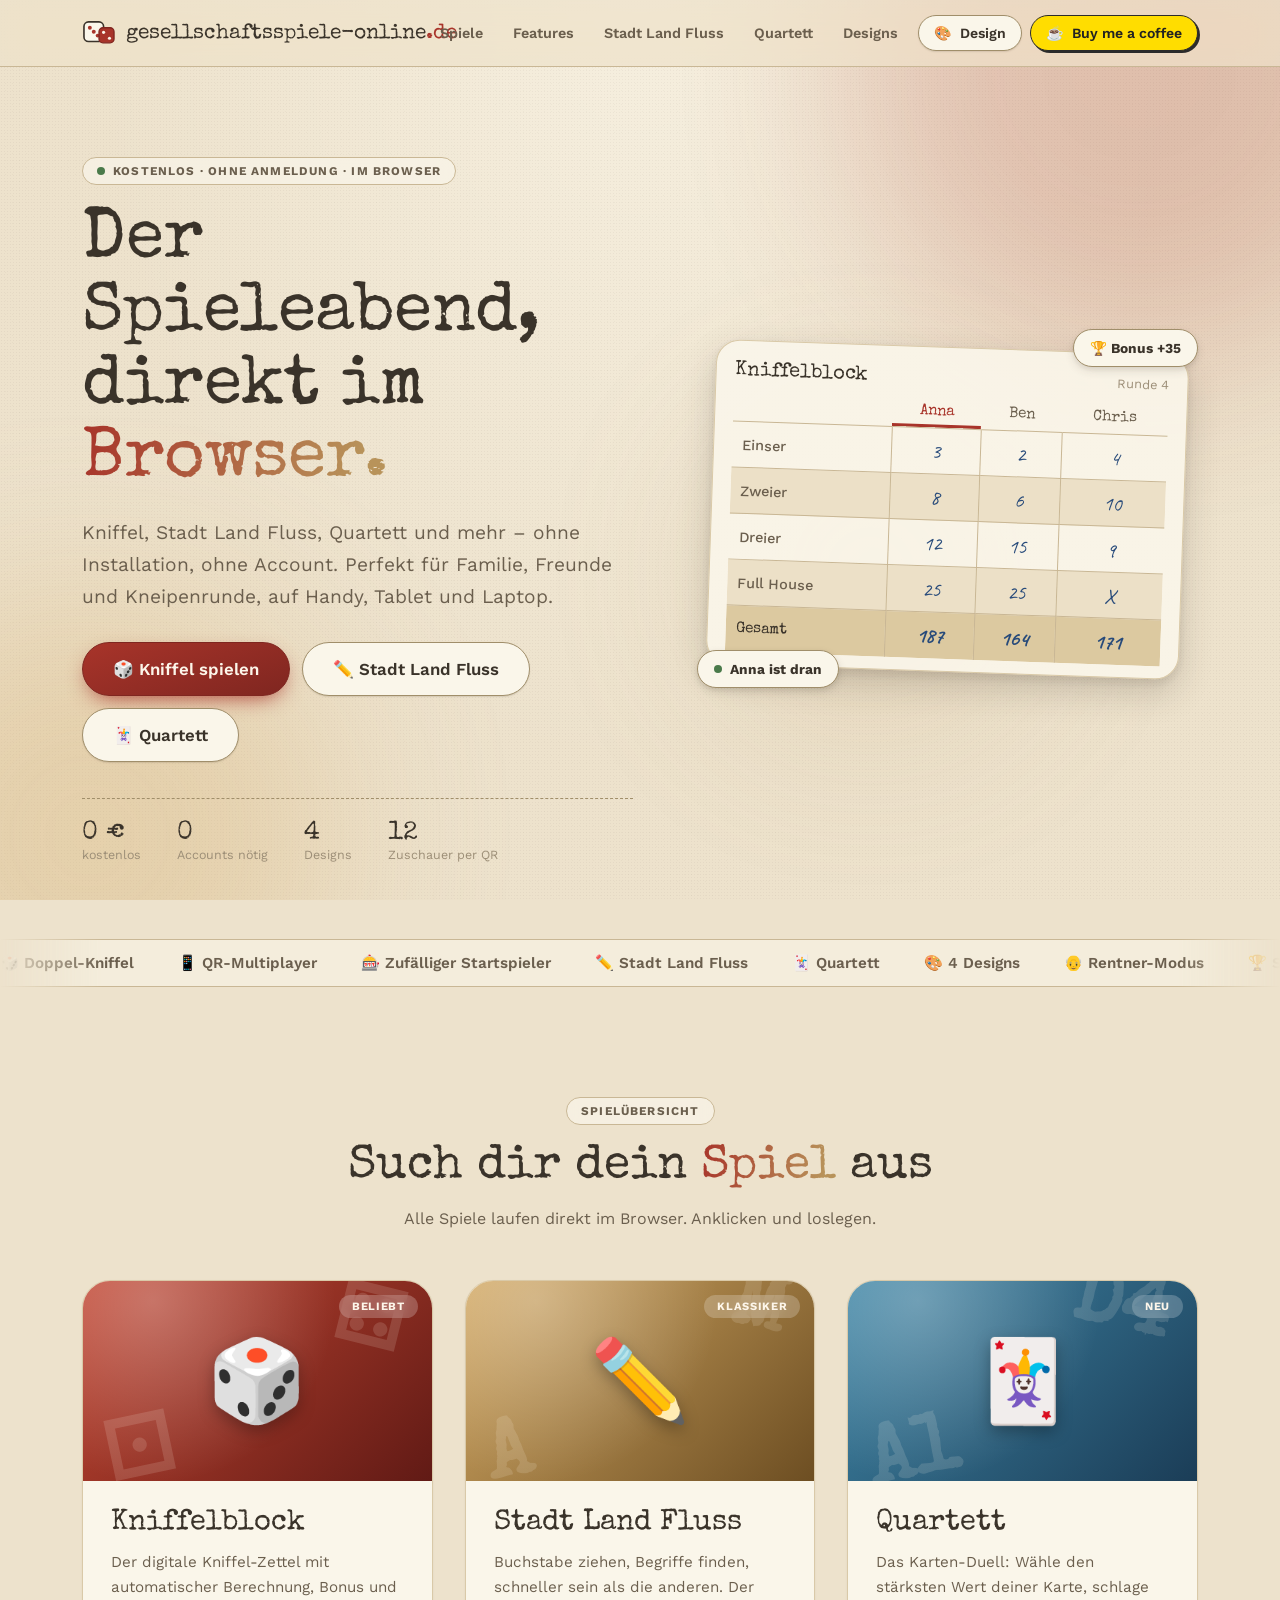
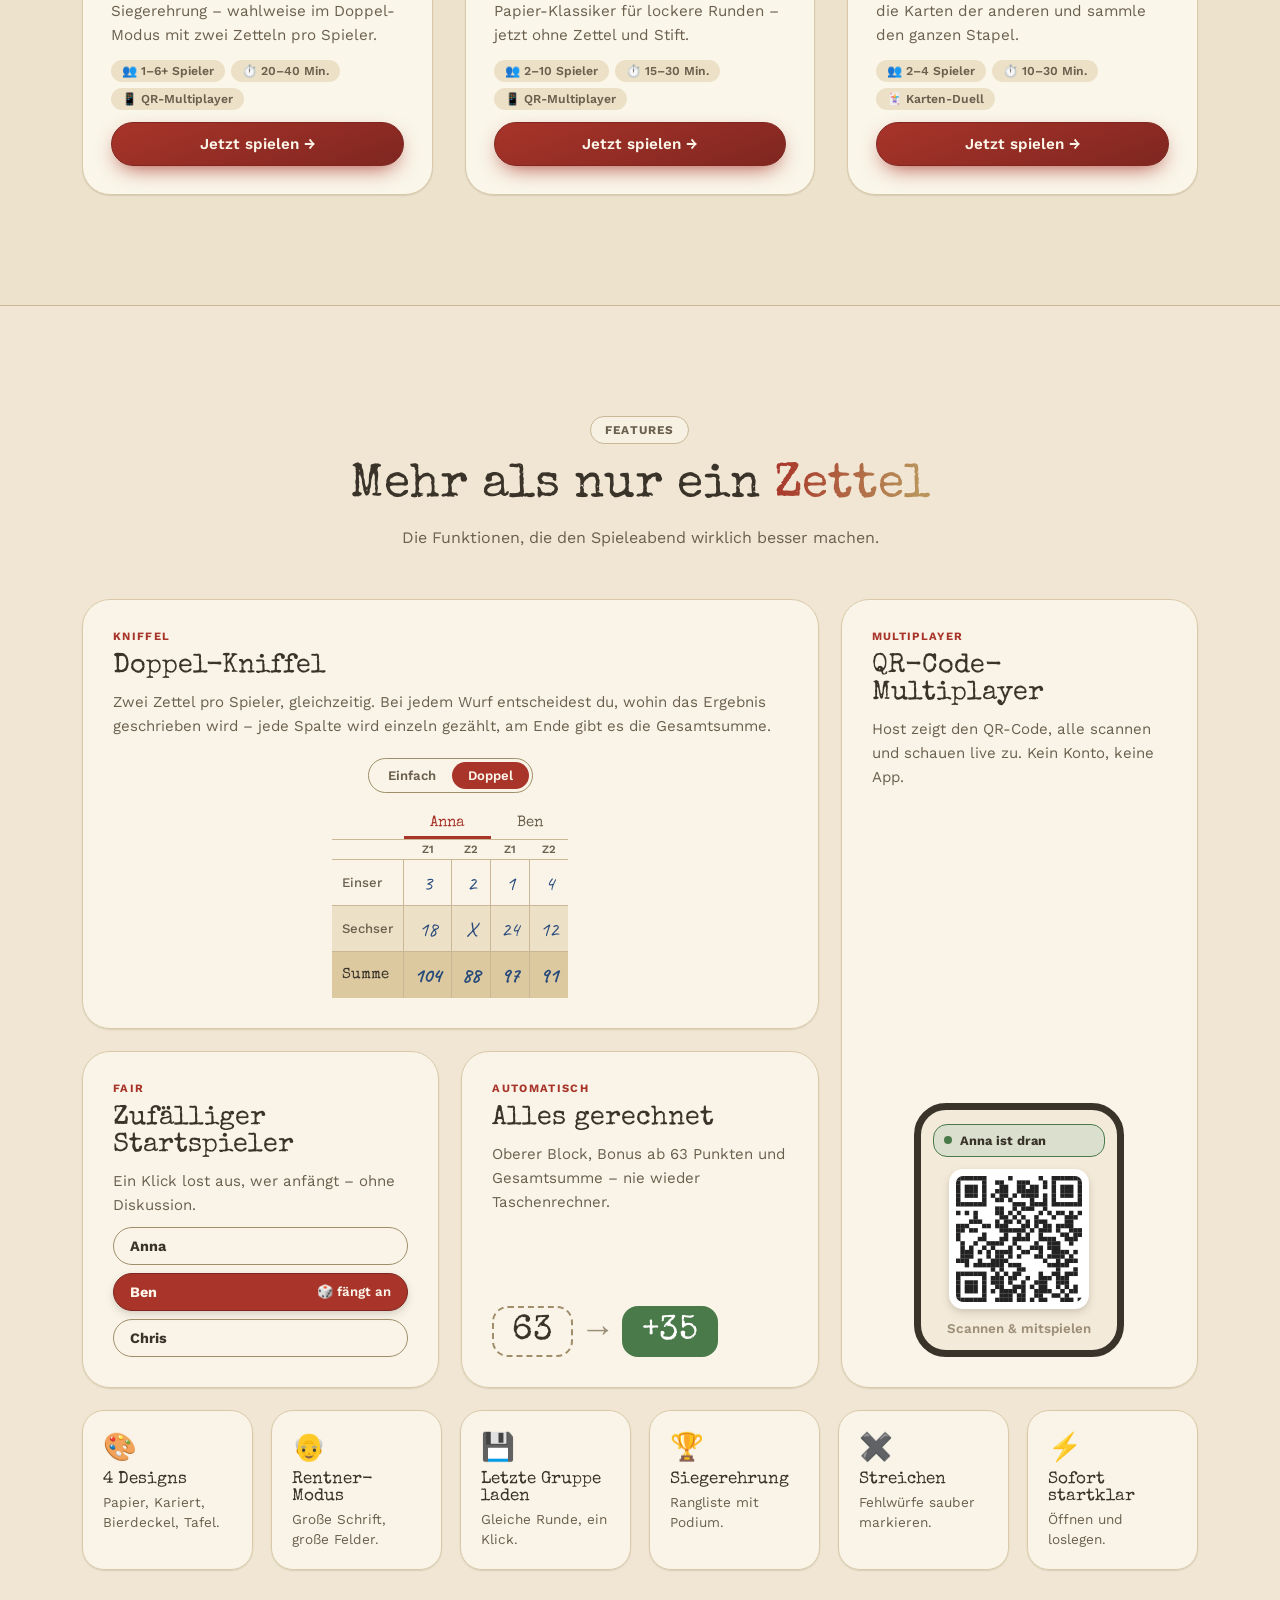
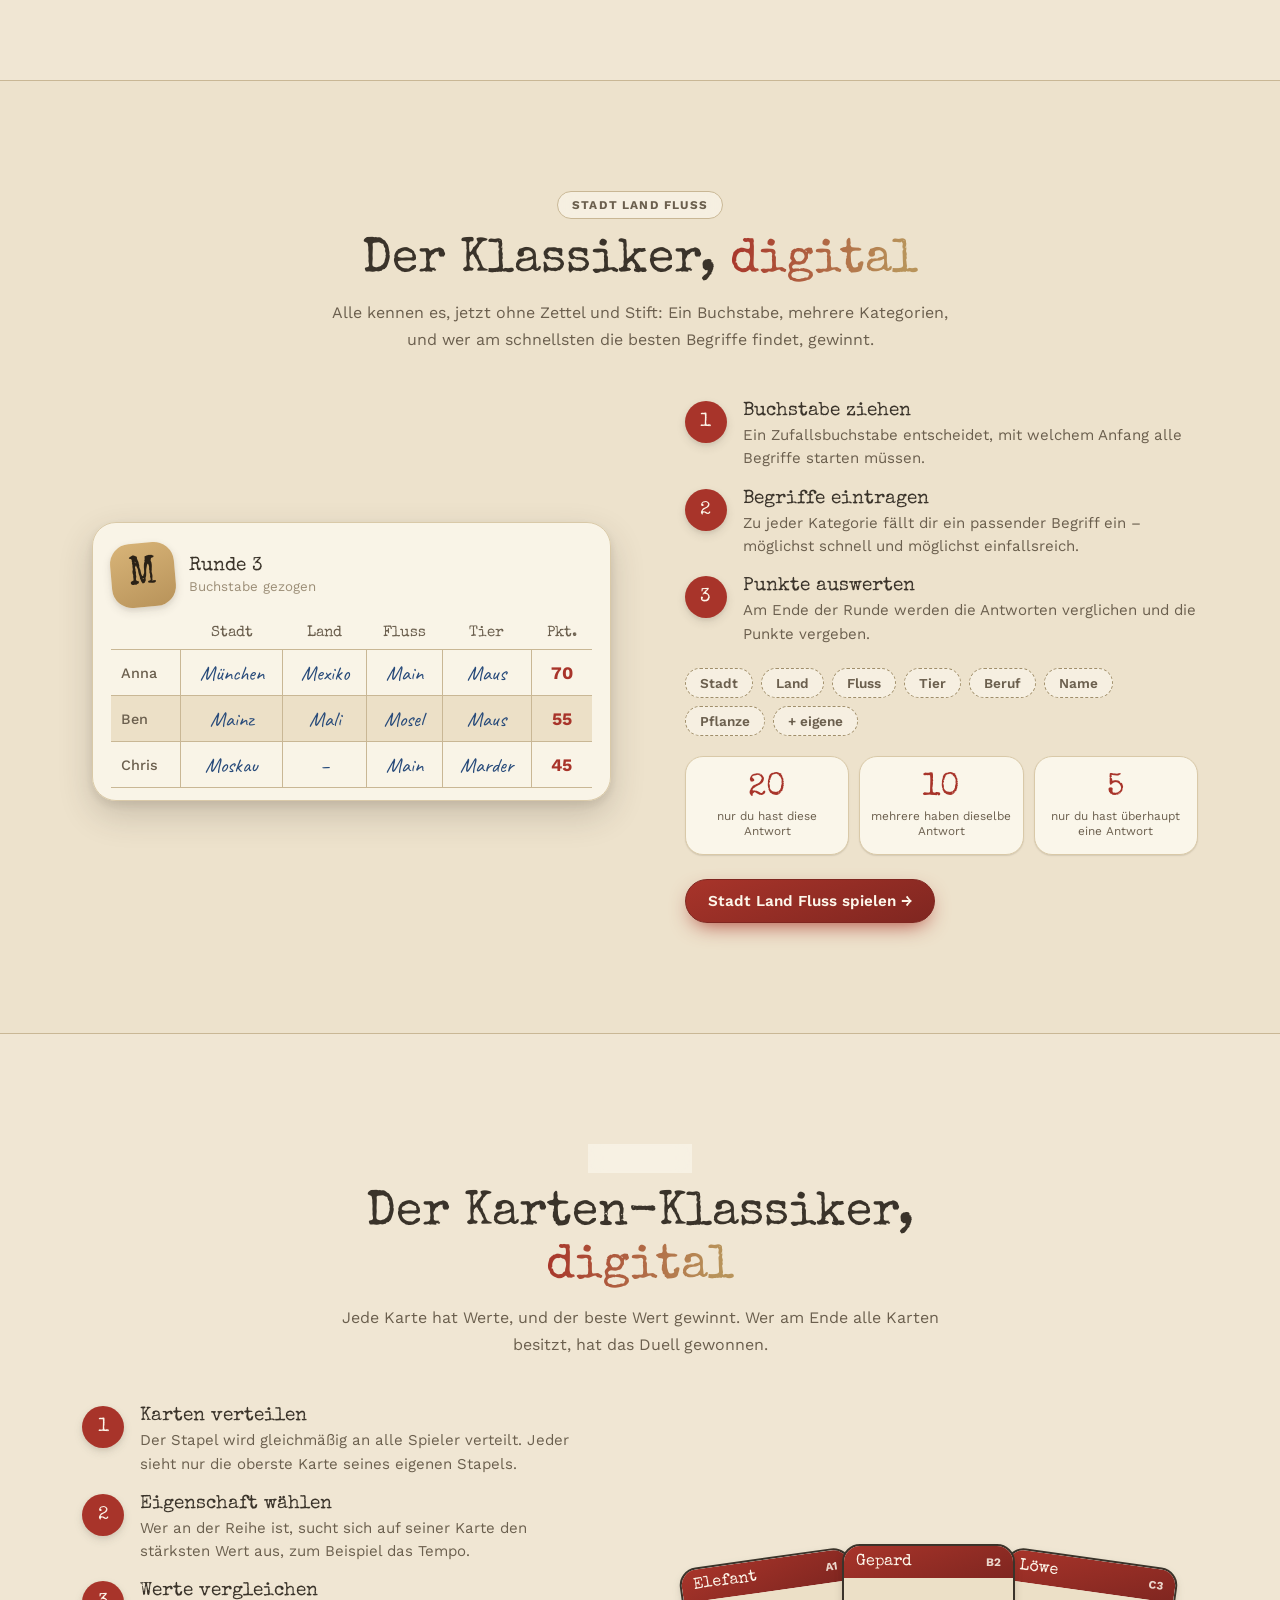
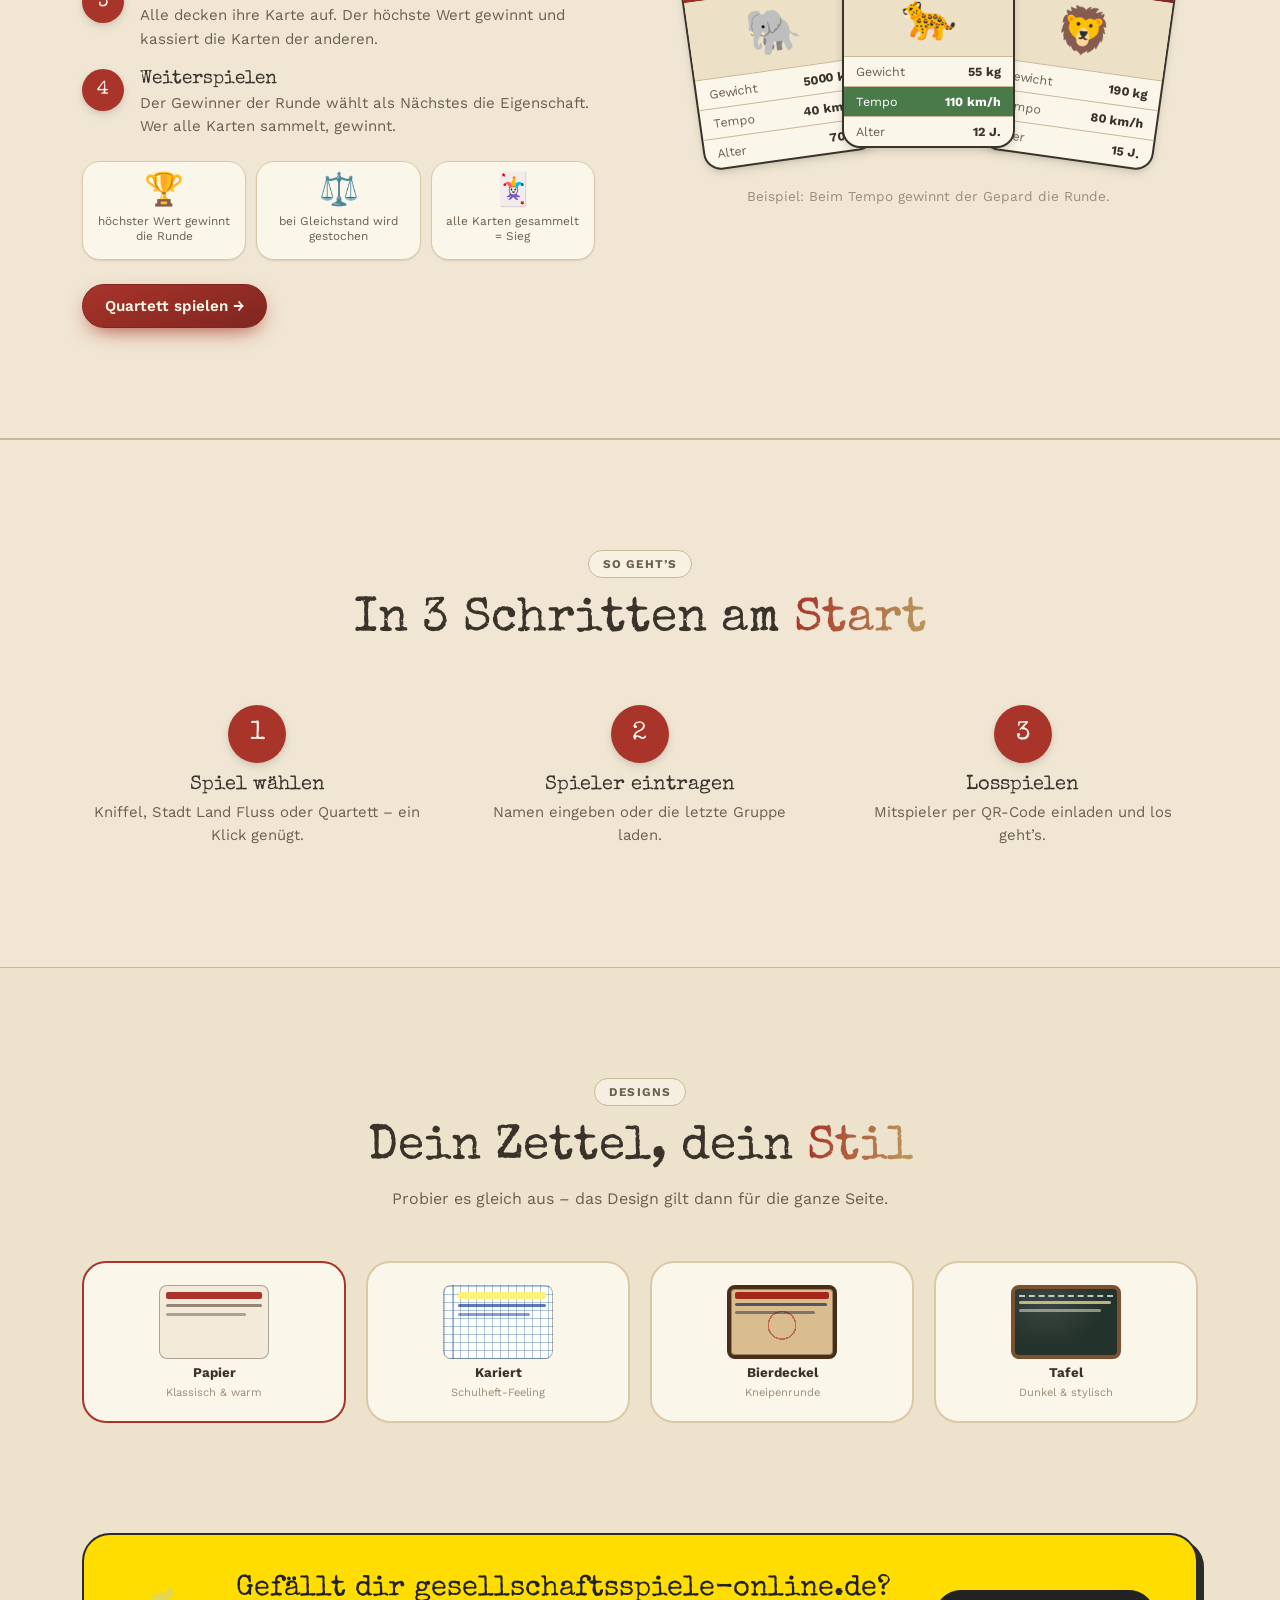
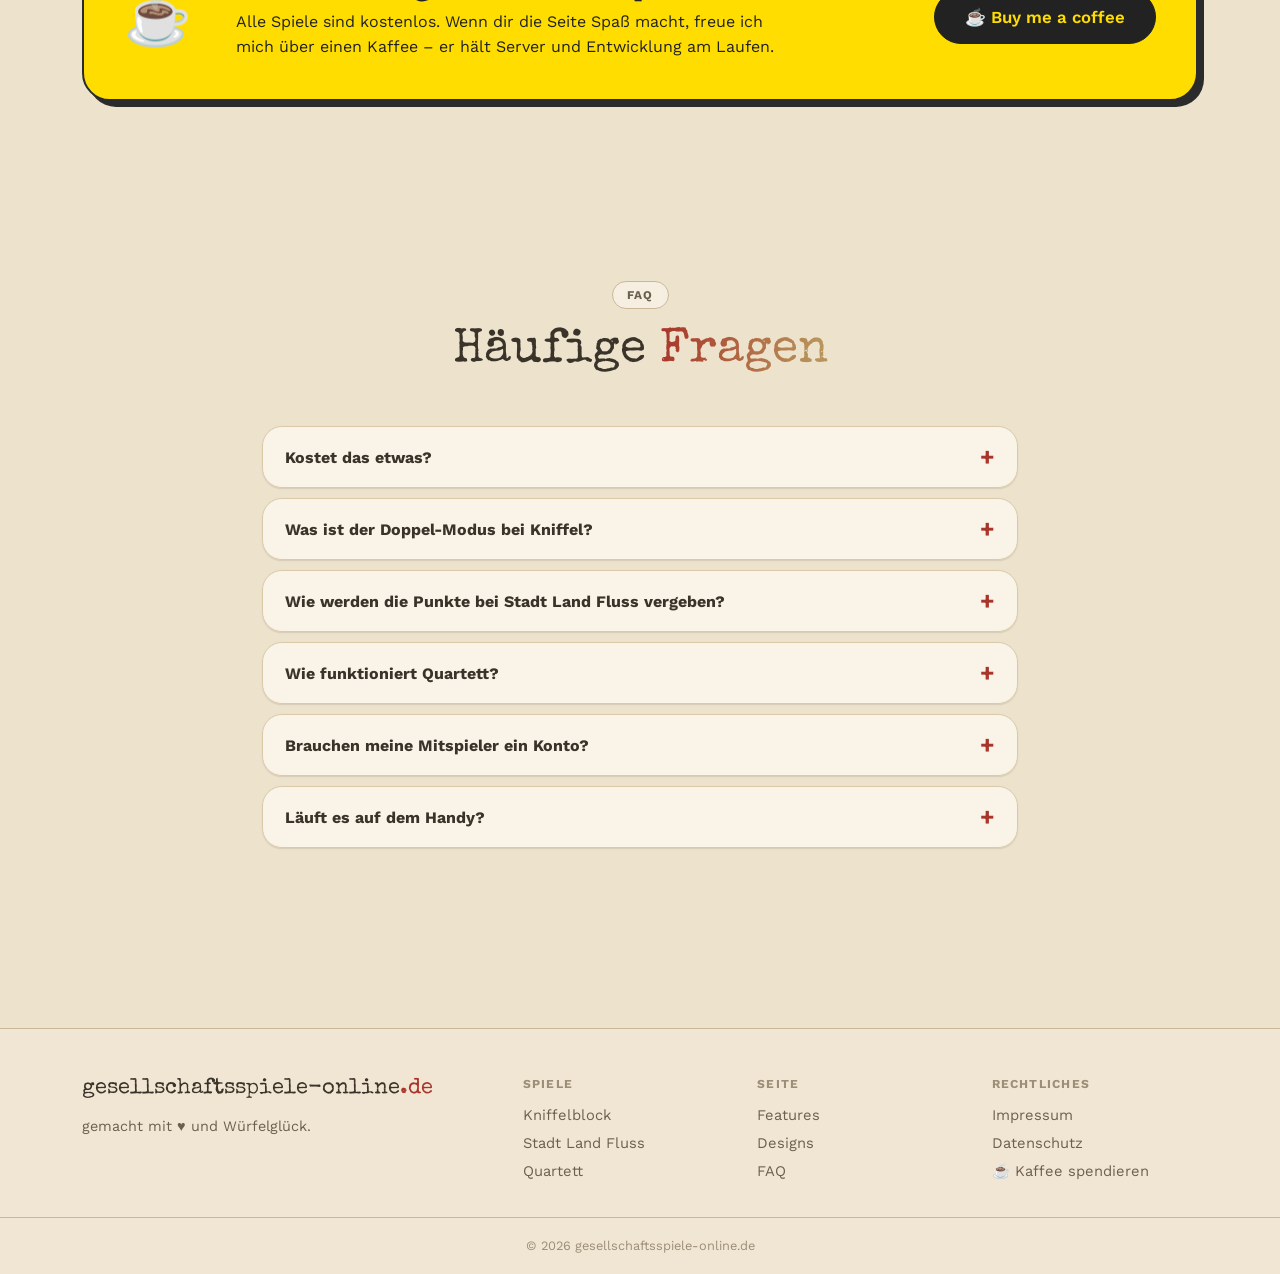
<file: index.html>
<!DOCTYPE html>
<html lang="de">
<head>
<meta charset="utf-8">
<meta name="viewport" content="width=device-width, initial-scale=1, viewport-fit=cover">
<title>gesellschaftsspiele-online.de – Gesellschaftsspiele online: Kniffel, Stadt Land Fluss, Quartett</title>
<meta name="description" content="Kostenlose Gesellschaftsspiele im Browser: Kniffel mit Doppel-Modus, Stadt Land Fluss, Quartett, QR-Code-Multiplayer und Startspieler-Auslosung. Ohne Anmeldung.">
<link rel="preconnect" href="https://fonts.googleapis.com">
<link rel="preconnect" href="https://fonts.gstatic.com" crossorigin>
<link href="https://fonts.googleapis.com/css2?family=Caveat:wght@500;700&family=Gloria+Hallelujah&family=Gochi+Hand&family=Kalam:wght@400;700&family=Patrick+Hand&family=Special+Elite&family=Work+Sans:wght@400;500;600;700&display=swap" rel="stylesheet">
<link rel="stylesheet" href="style.css">
<meta name="theme-color" content="#c8482f">
<link rel="manifest" href="/kniffel/manifest.json">
<link rel="apple-touch-icon" href="/kniffel/dice.svg">
<link rel="icon" href="/kniffel/dice.svg" type="image/svg+xml">
<meta name="apple-mobile-web-app-capable" content="yes">
<meta name="apple-mobile-web-app-status-bar-style" content="black-translucent">
<meta name="apple-mobile-web-app-title" content="Kniffel">

<link rel="stylesheet" href="landing.css">
 <!-- Google tag (gtag.js) -->
<script async src="https://www.googletagmanager.com/gtag/js?id=G-MMJJ9FNSTD"></script>
<script>
  window.dataLayer = window.dataLayer || [];
  function gtag(){dataLayer.push(arguments);}
  gtag('js', new Date());

  gtag('config', 'G-MMJJ9FNSTD');
</script>
</head>
<body>
<div class="paper-backdrop"></div>
<div class="orbs" aria-hidden="true"><i></i><i></i><i></i></div>

<header class="nav">
  <div class="wrap nav-in">
    <a class="logo" href="#top" aria-label="gesellschaftsspiele-online.de Startseite">
      <svg width="34" height="34" viewBox="0 0 52 52" aria-hidden="true"><rect x="3" y="9" width="30" height="30" rx="7" fill="var(--white-paper)" stroke="var(--ink-dark)" stroke-width="2.5"/><circle cx="12" cy="18" r="3" fill="var(--scorepad-red)"/><circle cx="18" cy="24" r="3" fill="var(--scorepad-red)"/><circle cx="24" cy="30" r="3" fill="var(--scorepad-red)"/><rect x="26" y="18" width="23" height="23" rx="6" fill="var(--scorepad-red)" stroke="var(--scorepad-red-dark)" stroke-width="2"/><circle cx="33" cy="25" r="2.4" fill="#faf6ea"/><circle cx="42" cy="34" r="2.4" fill="#faf6ea"/></svg>
      <span>gesellschaftsspiele-online<b>.de</b></span>
    </a>
    <nav class="links" id="menu" aria-label="Hauptnavigation">
      <a href="#spiele">Spiele</a><a href="#features">Features</a><a href="#stadt-land-fluss">Stadt Land Fluss</a><a href="#quartett">Quartett</a><a href="#designs">Designs</a><a href="#faq">FAQ</a>
    </nav>
    <div class="nav-actions">
      <div class="theme-wrap">
        <button class="btn ghost sm" id="theme-btn" aria-expanded="false" aria-controls="theme-pop" aria-label="Design wählen">🎨<span class="hide-s"> Design</span></button>
        <div class="pop" id="theme-pop" hidden>
          <button class="tp" data-theme="paper"><span class="theme-swatch theme-swatch-paper"><b></b><i></i><u></u></span>Papier</button>
          <button class="tp" data-theme="grid"><span class="theme-swatch theme-swatch-grid"><b></b><i></i><u></u></span>Kariert</button>
          <button class="tp" data-theme="coaster"><span class="theme-swatch theme-swatch-coaster"><b></b><i></i><u></u></span>Bierdeckel</button>
          <button class="tp" data-theme="chalk"><span class="theme-swatch theme-swatch-chalk"><b></b><i></i><u></u></span>Tafel</button>
        </div>
      </div>
      <a class="btn coffee sm" href="https://buymeacoffee.com/pauliii" target="_blank" rel="noopener" aria-label="Buy me a coffee">☕<span class="hide-s"> Buy me a coffee</span></a>
      <button class="btn ghost sm burger" id="burger" aria-label="Menü" aria-expanded="false" aria-controls="menu">☰</button>
    </div>
  </div>
</header>

<main id="top">

<section class="hero wrap">
  <div class="hero-text">
    <span class="eyebrow"><i class="dot"></i> Kostenlos · ohne Anmeldung · im Browser</span>
    <h1>Der Spieleabend,<br>direkt im <span class="grad">Browser.</span></h1>
    <p class="lead">Kniffel, Stadt Land Fluss, Quartett und mehr – ohne Installation, ohne Account. Perfekt für Familie, Freunde und Kneipenrunde, auf Handy, Tablet und Laptop.</p>
    <div class="cta">
      <a class="btn primary lg" href="/kniffel/">🎲 Kniffel spielen</a>
      <a class="btn ghost lg" href="/stadtlandfluss/">✏️ Stadt Land Fluss</a>
      <a class="btn ghost lg" href="/quartett/index.html">🃏 Quartett</a>
    </div>
    <ul class="trust">
      <li><strong>0 €</strong>kostenlos</li>
      <li><strong>0</strong>Accounts nötig</li>
      <li><strong>4</strong>Designs</li>
      <li><strong>12</strong>Zuschauer per QR</li>
    </ul>
  </div>
  <div class="hero-visual" aria-hidden="true">
    <div class="sheet tilt">
      <div class="sheet-head"><span>Kniffelblock</span><em>Runde 4</em></div>
      <div class="mk-wrap"><table class="mk">
        <thead><tr><th></th><th class="on">Anna</th><th>Ben</th><th>Chris</th></tr></thead>
        <tbody>
          <tr><td>Einser</td><td>3</td><td>2</td><td>4</td></tr>
          <tr><td>Zweier</td><td>8</td><td>6</td><td>10</td></tr>
          <tr><td>Dreier</td><td>12</td><td>15</td><td>9</td></tr>
          <tr><td>Full House</td><td>25</td><td>25</td><td>X</td></tr>
          <tr class="sum"><td>Gesamt</td><td>187</td><td>164</td><td>171</td></tr>
        </tbody>
      </table></div>
    </div>
    <div class="float f1">🏆 Bonus +35</div>
    <div class="float f2"><i class="dot"></i> Anna ist dran</div>
  </div>
</section>

<div class="ticker" aria-hidden="true"><div class="ticker-in">
  <span>🎲 Doppel-Kniffel</span><span>📱 QR-Multiplayer</span><span>🎰 Zufälliger Startspieler</span><span>✏️ Stadt Land Fluss</span><span>🃏 Quartett</span><span>🎨 4 Designs</span><span>👴 Rentner-Modus</span><span>🏆 Siegerehrung</span><span>💾 Letzte Gruppe laden</span>
  <span>🎲 Doppel-Kniffel</span><span>📱 QR-Multiplayer</span><span>🎰 Zufälliger Startspieler</span><span>✏️ Stadt Land Fluss</span><span>🃏 Quartett</span><span>🎨 4 Designs</span><span>👴 Rentner-Modus</span><span>🏆 Siegerehrung</span><span>💾 Letzte Gruppe laden</span>
</div></div>

<section id="spiele" class="sec wrap">
  <div class="sec-head">
    <span class="eyebrow">Spielübersicht</span>
    <h2>Such dir dein <span class="grad">Spiel</span> aus</h2>
    <p>Alle Spiele laufen direkt im Browser. Anklicken und loslegen.</p>
  </div>
  <div class="games">
    <article class="game">
      <div class="gtop g-red"><span class="gicon">🎲</span><span class="gdeco d1">⚀</span><span class="gdeco d2">⚃</span><span class="tag">Beliebt</span></div>
      <div class="gbody">
        <h3>Kniffelblock</h3>
        <p>Der digitale Kniffel-Zettel mit automatischer Berechnung, Bonus und Siegerehrung – wahlweise im Doppel-Modus mit zwei Zetteln pro Spieler.</p>
        <ul class="meta"><li>👥 1–6+ Spieler</li><li>⏱️ 20–40 Min.</li><li>📱 QR-Multiplayer</li></ul>
        <a class="btn primary" href="kniffel/">Jetzt spielen →</a>
      </div>
    </article>
    <article class="game">
      <div class="gtop g-brass"><span class="gicon">✏️</span><span class="gdeco d1">A</span><span class="gdeco d2">M</span><span class="tag">Klassiker</span></div>
      <div class="gbody">
        <h3>Stadt Land Fluss</h3>
        <p>Buchstabe ziehen, Begriffe finden, schneller sein als die anderen. Der Papier-Klassiker für lockere Runden – jetzt ohne Zettel und Stift.</p>
        <ul class="meta"><li>👥 2–10 Spieler</li><li>⏱️ 15–30 Min.</li><li>📱 QR-Multiplayer</li></ul>
        <a class="btn primary" href="stadtlandfluss/">Jetzt spielen →</a>
      </div>
    </article>
    <article class="game">
      <div class="gtop g-blue"><span class="gicon">🃏</span><span class="gdeco d1">A1</span><span class="gdeco d2">D4</span><span class="tag">Neu</span></div>
      <div class="gbody">
        <h3>Quartett</h3>
        <p>Das Karten-Duell: Wähle den stärksten Wert deiner Karte, schlage die Karten der anderen und sammle den ganzen Stapel.</p>
        <ul class="meta"><li>👥 2–4 Spieler</li><li>⏱️ 10–30 Min.</li><li>🃏 Karten-Duell</li></ul>
        <a class="btn primary" href="/quartett/index.html">Jetzt spielen →</a>
      </div>
    </article>
  </div>
</section>

<section id="features" class="sec alt">
  <div class="wrap">
    <div class="sec-head">
      <span class="eyebrow">Features</span>
      <h2>Mehr als nur ein <span class="grad">Zettel</span></h2>
      <p>Die Funktionen, die den Spieleabend wirklich besser machen.</p>
    </div>
    <div class="bento">
      <div class="tile t-wide">
        <span class="kicker">Kniffel</span><h3>Doppel-Kniffel</h3>
        <p>Zwei Zettel pro Spieler, gleichzeitig. Bei jedem Wurf entscheidest du, wohin das Ergebnis geschrieben wird – jede Spalte wird einzeln gezählt, am Ende gibt es die Gesamtsumme.</p>
        <div class="tvis" aria-hidden="true">
          <div class="seg"><span>Einfach</span><span class="on">Doppel</span></div>
          <div class="mk-wrap"><table class="mk dbl">
            <thead><tr><th></th><th colspan="2" class="on">Anna</th><th colspan="2">Ben</th></tr><tr class="sub"><th></th><th>Z1</th><th>Z2</th><th>Z1</th><th>Z2</th></tr></thead>
            <tbody><tr><td>Einser</td><td>3</td><td>2</td><td>1</td><td>4</td></tr><tr><td>Sechser</td><td>18</td><td>X</td><td>24</td><td>12</td></tr><tr class="sum"><td>Summe</td><td>104</td><td>88</td><td>97</td><td>91</td></tr></tbody>
          </table></div>
        </div>
      </div>
      <div class="tile t-tall">
        <span class="kicker">Multiplayer</span><h3>QR-Code-Multiplayer</h3>
        <p>Host zeigt den QR-Code, alle scannen und schauen live zu. Kein Konto, keine App.</p>
        <div class="tvis" aria-hidden="true"><div class="phone"><div class="vbar"><i class="dot"></i>Anna ist dran</div><svg class="qr" id="qr" viewBox="0 0 29 29"></svg><small>Scannen &amp; mitspielen</small></div></div>
      </div>
      <div class="tile">
        <span class="kicker">Fair</span><h3>Zufälliger Startspieler</h3>
        <p>Ein Klick lost aus, wer anfängt – ohne Diskussion.</p>
        <ul class="order" aria-hidden="true"><li>Anna</li><li class="win">Ben <em>🎲 fängt an</em></li><li>Chris</li></ul>
      </div>
      <div class="tile">
        <span class="kicker">Automatisch</span><h3>Alles gerechnet</h3>
        <p>Oberer Block, Bonus ab 63 Punkten und Gesamtsumme – nie wieder Taschenrechner.</p>
        <div class="bonus" aria-hidden="true"><b>63</b><span>→</span><b class="ok">+35</b></div>
      </div>
    </div>
    <div class="mini">
      <div class="mcard"><span>🎨</span><h4>4 Designs</h4><p>Papier, Kariert, Bierdeckel, Tafel.</p></div>
      <div class="mcard"><span>👴</span><h4>Rentner-Modus</h4><p>Große Schrift, große Felder.</p></div>
      <div class="mcard"><span>💾</span><h4>Letzte Gruppe laden</h4><p>Gleiche Runde, ein Klick.</p></div>
      <div class="mcard"><span>🏆</span><h4>Siegerehrung</h4><p>Rangliste mit Podium.</p></div>
      <div class="mcard"><span>✖️</span><h4>Streichen</h4><p>Fehlwürfe sauber markieren.</p></div>
      <div class="mcard"><span>⚡</span><h4>Sofort startklar</h4><p>Öffnen und loslegen.</p></div>
    </div>
  </div>
</section>

<section id="stadt-land-fluss" class="sec wrap">
  <div class="sec-head">
    <span class="eyebrow">Stadt Land Fluss</span>
    <h2>Der Klassiker, <span class="grad">digital</span></h2>
    <p>Alle kennen es, jetzt ohne Zettel und Stift: Ein Buchstabe, mehrere Kategorien, und wer am schnellsten die besten Begriffe findet, gewinnt.</p>
  </div>
  <div class="slf">
    <div class="slf-vis" aria-hidden="true">
      <div class="sheet">
        <div class="slf-top"><span class="letter">M</span><div><strong>Runde 3</strong><small>Buchstabe gezogen</small></div></div>
        <div class="mk-wrap"><table class="mk slf-t">
          <thead><tr><th></th><th>Stadt</th><th>Land</th><th>Fluss</th><th>Tier</th><th>Pkt.</th></tr></thead>
          <tbody>
            <tr><td>Anna</td><td>München</td><td>Mexiko</td><td>Main</td><td>Maus</td><td class="pt">70</td></tr>
            <tr><td>Ben</td><td>Mainz</td><td>Mali</td><td>Mosel</td><td>Maus</td><td class="pt">55</td></tr>
            <tr><td>Chris</td><td>Moskau</td><td>–</td><td>Main</td><td>Marder</td><td class="pt">45</td></tr>
          </tbody>
        </table></div>
      </div>
    </div>
    <div class="slf-text">
      <ol class="flow">
        <li><b>1</b><div><h3>Buchstabe ziehen</h3><p>Ein Zufallsbuchstabe entscheidet, mit welchem Anfang alle Begriffe starten müssen.</p></div></li>
        <li><b>2</b><div><h3>Begriffe eintragen</h3><p>Zu jeder Kategorie fällt dir ein passender Begriff ein – möglichst schnell und möglichst einfallsreich.</p></div></li>
        <li><b>3</b><div><h3>Punkte auswerten</h3><p>Am Ende der Runde werden die Antworten verglichen und die Punkte vergeben.</p></div></li>
      </ol>
      <div class="cats"><span>Stadt</span><span>Land</span><span>Fluss</span><span>Tier</span><span>Beruf</span><span>Name</span><span>Pflanze</span><span>+ eigene</span></div>
      <div class="points">
        <div><b>20</b><small>nur du hast diese Antwort</small></div>
        <div><b>10</b><small>mehrere haben dieselbe Antwort</small></div>
        <div><b>5</b><small>nur du hast überhaupt eine Antwort</small></div>
      </div>
      <a class="btn primary" href="stadtlandfluss/">Stadt Land Fluss spielen →</a>
    </div>
  </div>
</section>

<section id="quartett" class="sec alt">
  <div class="wrap">
  <div class="sec-head">
    <span class="eyebrow">Quartett</span>
    <h2>Der Karten-Klassiker, <span class="grad">digital</span></h2>
    <p>Jede Karte hat Werte, und der beste Wert gewinnt. Wer am Ende alle Karten besitzt, hat das Duell gewonnen.</p>
  </div>
  <div class="slf qt">
    <div class="slf-text">
      <ol class="flow">
        <li><b>1</b><div><h3>Karten verteilen</h3><p>Der Stapel wird gleichmäßig an alle Spieler verteilt. Jeder sieht nur die oberste Karte seines eigenen Stapels.</p></div></li>
        <li><b>2</b><div><h3>Eigenschaft wählen</h3><p>Wer an der Reihe ist, sucht sich auf seiner Karte den stärksten Wert aus, zum Beispiel das Tempo.</p></div></li>
        <li><b>3</b><div><h3>Werte vergleichen</h3><p>Alle decken ihre Karte auf. Der höchste Wert gewinnt und kassiert die Karten der anderen.</p></div></li>
        <li><b>4</b><div><h3>Weiterspielen</h3><p>Der Gewinner der Runde wählt als Nächstes die Eigenschaft. Wer alle Karten sammelt, gewinnt.</p></div></li>
      </ol>
      <div class="points">
        <div><b>🏆</b><small>höchster Wert gewinnt die Runde</small></div>
        <div><b>⚖️</b><small>bei Gleichstand wird gestochen</small></div>
        <div><b>🃏</b><small>alle Karten gesammelt = Sieg</small></div>
      </div>
      <a class="btn primary" href="/quartett/index.html">Quartett spielen →</a>
    </div>
    <div class="slf-vis" aria-hidden="true">
      <div class="qfan">
        <div class="qcard"><div class="qhead"><span>Elefant</span><b>A1</b></div><div class="qimg">🐘</div><div class="qrow"><span>Gewicht</span><b>5000 kg</b></div><div class="qrow"><span>Tempo</span><b>40 km/h</b></div><div class="qrow"><span>Alter</span><b>70 J.</b></div></div>
        <div class="qcard"><div class="qhead"><span>Gepard</span><b>B2</b></div><div class="qimg">🐆</div><div class="qrow"><span>Gewicht</span><b>55 kg</b></div><div class="qrow hit"><span>Tempo</span><b>110 km/h</b></div><div class="qrow"><span>Alter</span><b>12 J.</b></div></div>
        <div class="qcard"><div class="qhead"><span>Löwe</span><b>C3</b></div><div class="qimg">🦁</div><div class="qrow"><span>Gewicht</span><b>190 kg</b></div><div class="qrow"><span>Tempo</span><b>80 km/h</b></div><div class="qrow"><span>Alter</span><b>15 J.</b></div></div>
      </div>
      <p class="qnote">Beispiel: Beim Tempo gewinnt der Gepard die Runde.</p>
    </div>
  </div>
  </div>
</section>

<section id="so-gehts" class="sec alt">
  <div class="wrap">
    <div class="sec-head"><span class="eyebrow">So geht’s</span><h2>In 3 Schritten am <span class="grad">Start</span></h2></div>
    <ol class="steps">
      <li><b>1</b><h3>Spiel wählen</h3><p>Kniffel, Stadt Land Fluss oder Quartett – ein Klick genügt.</p></li>
      <li><b>2</b><h3>Spieler eintragen</h3><p>Namen eingeben oder die letzte Gruppe laden.</p></li>
      <li><b>3</b><h3>Losspielen</h3><p>Mitspieler per QR-Code einladen und los geht’s.</p></li>
    </ol>
  </div>
</section>

<section id="designs" class="sec wrap">
  <div class="sec-head"><span class="eyebrow">Designs</span><h2>Dein Zettel, dein <span class="grad">Stil</span></h2><p>Probier es gleich aus – das Design gilt dann für die ganze Seite.</p></div>
  <div class="themes">
    <button class="tcard" data-theme="paper"><span class="theme-swatch theme-swatch-paper"><b></b><i></i><u></u></span><strong>Papier</strong><small>Klassisch &amp; warm</small></button>
    <button class="tcard" data-theme="grid"><span class="theme-swatch theme-swatch-grid"><b></b><i></i><u></u></span><strong>Kariert</strong><small>Schulheft-Feeling</small></button>
    <button class="tcard" data-theme="coaster"><span class="theme-swatch theme-swatch-coaster"><b></b><i></i><u></u></span><strong>Bierdeckel</strong><small>Kneipenrunde</small></button>
    <button class="tcard" data-theme="chalk"><span class="theme-swatch theme-swatch-chalk"><b></b><i></i><u></u></span><strong>Tafel</strong><small>Dunkel &amp; stylisch</small></button>
  </div>
</section>

<section class="wrap sec-s">
  <div class="coffee-box">
    <span class="cup">☕</span>
    <div><h2>Gefällt dir gesellschaftsspiele-online.de?</h2><p>Alle Spiele sind kostenlos. Wenn dir die Seite Spaß macht, freue ich mich über einen Kaffee – er hält Server und Entwicklung am Laufen.</p></div>
    <a class="btn coffee lg" href="https://buymeacoffee.com/pauliii" target="_blank" rel="noopener">☕ Buy me a coffee</a>
  </div>
</section>

<section id="faq" class="sec wrap narrow">
  <div class="sec-head"><span class="eyebrow">FAQ</span><h2>Häufige <span class="grad">Fragen</span></h2></div>
  <details><summary>Kostet das etwas?</summary><p>Nein, alle Spiele sind kostenlos und ohne Registrierung nutzbar.</p></details>
  <details><summary>Was ist der Doppel-Modus bei Kniffel?</summary><p>Jeder Spieler führt zwei Zettel gleichzeitig. Pro Wurf wählst du, in welchen Zettel du einträgst.</p></details>
  <details><summary>Wie werden die Punkte bei Stadt Land Fluss vergeben?</summary><p>Üblich sind 20 Punkte für eine einzigartige Antwort, 10 Punkte wenn andere dieselbe haben und 5 Punkte, wenn nur du eine Antwort hast.</p></details>
  <details><summary>Wie funktioniert Quartett?</summary><p>Jeder Spieler bekommt einen Kartenstapel. Wer dran ist, wählt einen Wert seiner obersten Karte. Der höchste Wert gewinnt alle Karten der Runde, und wer am Ende alle Karten hat, gewinnt.</p></details>
  <details><summary>Brauchen meine Mitspieler ein Konto?</summary><p>Nein. QR-Code scannen, Namen wählen, zuschauen – mehr nicht.</p></details>
  <details><summary>Läuft es auf dem Handy?</summary><p>Ja, die Seite ist für Smartphone, Tablet und Desktop gebaut.</p></details>
</section>
</main>

<footer class="foot">
  <div class="wrap foot-in">
    <div class="fbrand"><strong class="flogo">gesellschaftsspiele-online<b>.de</b></strong><p> gemacht mit ♥ und Würfelglück.</p></div>
    <div><h4>Spiele</h4><a href="/kniffel/">Kniffelblock</a><a href="/stadtlandfluss/">Stadt Land Fluss</a><a href="/quartett/index.html">Quartett</a></div>
    <div><h4>Seite</h4><a href="#features">Features</a><a href="#designs">Designs</a><a href="#faq">FAQ</a></div>
    <div><h4>Rechtliches</h4><a href="/impressum.html">Impressum</a><a href="/datenschutz.html">Datenschutz</a><a href="https://buymeacoffee.com/pauliii" target="_blank" rel="noopener">☕ Kaffee spendieren</a></div>
  </div>
  <p class="copy">© <span id="year">2026</span> gesellschaftsspiele-online.de</p>
</footer>
<script src="landing.js"></script>
</body>
</html>
</file>
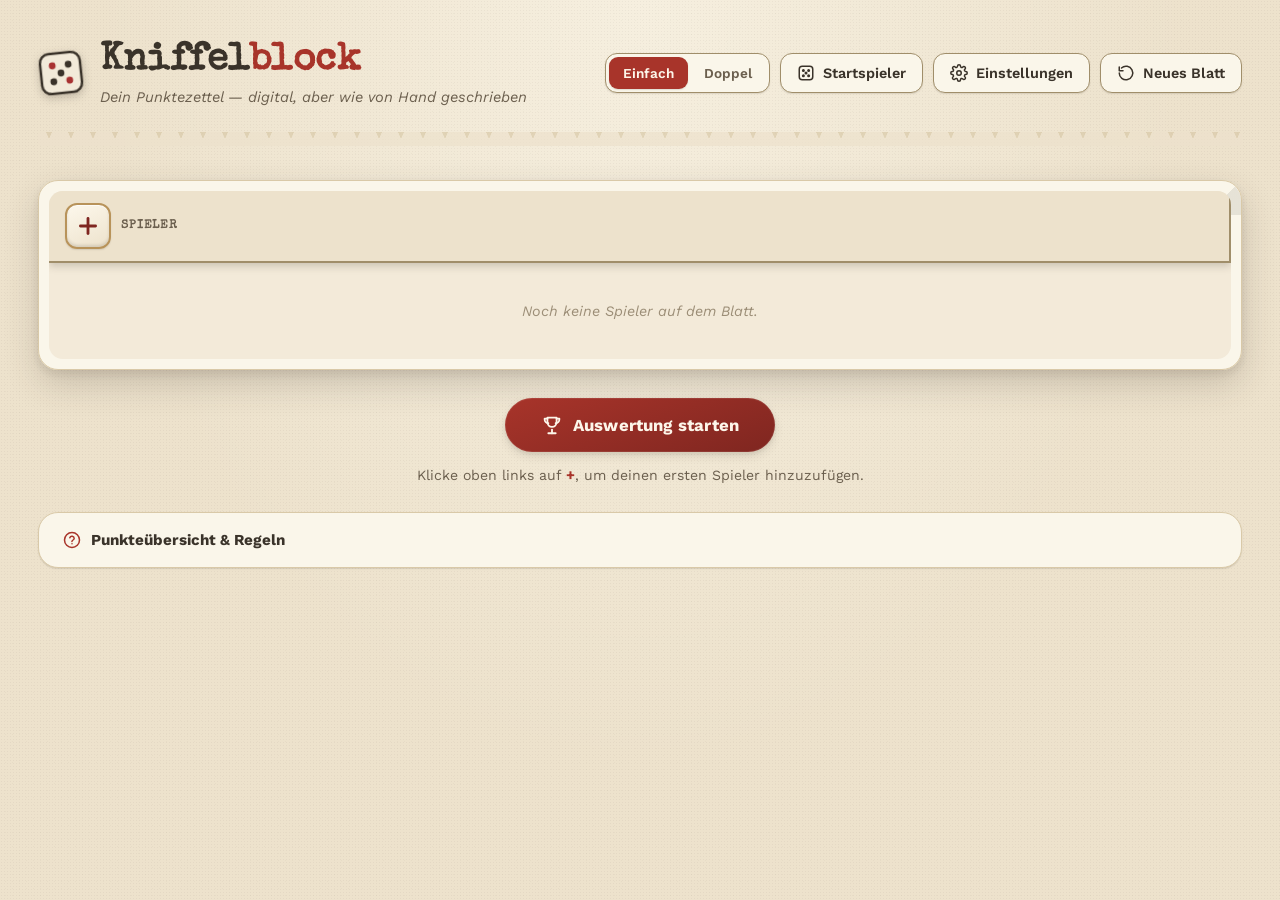
<file: kniffel/index.html>
<!DOCTYPE html>
<html lang="de">
<head>
  <meta charset="UTF-8">
  <meta name="viewport" content="width=device-width, initial-scale=1.0, maximum-scale=5.0, viewport-fit=cover">
  <title>Kniffel Punkteblock - gesellschaftsspiele-online.de</title>
  <meta name="description" content="Ein digitaler Kniffel-Punktezettel im Stil eines echten Papier-Blocks.">
  <meta name="theme-color" content="#c8482f">
  <link rel="manifest" href="/kniffel/manifest.json">
  <link rel="apple-touch-icon" href="/kniffel/apple-touch-icon.png">
  <link rel="icon" href="/kniffel/dice.svg" type="image/svg+xml">
  <link rel="icon" href="/kniffel/favicon-32.png" sizes="32x32" type="image/png">
  <meta name="mobile-web-app-capable" content="yes">
  <meta name="apple-mobile-web-app-capable" content="yes">
  <meta name="apple-mobile-web-app-status-bar-style" content="black-translucent">
  <meta name="apple-mobile-web-app-title" content="Kniffel">
  <link rel="preconnect" href="https://fonts.googleapis.com">
 
  <link rel="preconnect" href="https://fonts.gstatic.com" crossorigin>
  <link href="https://fonts.googleapis.com/css2?family=Special+Elite&family=Caveat:wght@500;600;700&family=Work+Sans:wght@400;500;600;700;800&display=swap" rel="stylesheet">

  <link rel="stylesheet" href="/kniffel/style.css?v=1.8">
  <!-- Google tag (gtag.js) -->
  <script async src="https://www.googletagmanager.com/gtag/js?id=G-MMJJ9FNSTD"></script>
  <script>
    window.dataLayer = window.dataLayer || [];
    function gtag(){dataLayer.push(arguments);}
    gtag('js', new Date());
    gtag('config', 'G-MMJJ9FNSTD');
  </script>
</head>
<body>

  <div class="paper-backdrop" aria-hidden="true"></div>

  <div class="app-shell">

    <header class="app-header">
      <div class="header-inner">
        <div class="brand">
          <svg class="brand-dice" width="46" height="46" viewBox="0 0 46 46" fill="none" xmlns="http://www.w3.org/2000/svg" aria-hidden="true">
            <rect x="3" y="3" width="40" height="40" rx="9" fill="#f2ead9" stroke="#3a332a" stroke-width="2.5"/>
            <circle cx="15" cy="15" r="3.4" fill="#a83232"/>
            <circle cx="31" cy="15" r="3.4" fill="#3a332a"/>
            <circle cx="23" cy="23" r="3.4" fill="#3a332a"/>
            <circle cx="15" cy="31" r="3.4" fill="#3a332a"/>
            <circle cx="31" cy="31" r="3.4" fill="#a83232"/>
          </svg>
          <div class="brand-text">
            <h1>Kniffel<span class="brand-sub">block</span></h1>
            <p class="brand-tagline">Dein Punktezettel &mdash; digital, aber wie von Hand geschrieben</p>
          </div>
        </div>

        <div class="header-actions">
          <div class="mode-toggle" id="mode-toggle" role="radiogroup" aria-label="Einfach oder Doppel spielen">
            <button type="button" class="mode-toggle-option is-active" id="btn-mode-single" role="radio" aria-checked="true" title="Ein Zettel pro Spieler">
              <span>Einfach</span>
            </button>
            <button type="button" class="mode-toggle-option" id="btn-mode-double" role="radio" aria-checked="false" title="Zwei Zettel pro Spieler (Doppel-Kniffel)">
              <span>Doppel</span>
            </button>
          </div>
          <button type="button" class="btn-icon-label" id="btn-draw-start" title="Startspieler auslosen">
            <svg width="18" height="18" viewBox="0 0 24 24" fill="none" stroke="currentColor" stroke-width="2" stroke-linecap="round" stroke-linejoin="round" aria-hidden="true"><rect x="3" y="3" width="18" height="18" rx="4"/><circle cx="8.5" cy="8.5" r="1" fill="currentColor"/><circle cx="15.5" cy="8.5" r="1" fill="currentColor"/><circle cx="12" cy="12" r="1" fill="currentColor"/><circle cx="8.5" cy="15.5" r="1" fill="currentColor"/><circle cx="15.5" cy="15.5" r="1" fill="currentColor"/></svg>
            <span>Startspieler</span>
          </button>
          <div class="settings-wrap">
            <button type="button" class="btn-icon-label" id="btn-settings" aria-haspopup="true" aria-expanded="false" aria-controls="settings-panel" title="Einstellungen">
              <svg width="18" height="18" viewBox="0 0 24 24" fill="none" stroke="currentColor" stroke-width="2" stroke-linecap="round" stroke-linejoin="round" aria-hidden="true"><circle cx="12" cy="12" r="3"/><path d="M19.4 15a1.7 1.7 0 0 0 .3 1.9l.1.1a2 2 0 1 1-2.8 2.8l-.1-.1a1.7 1.7 0 0 0-1.9-.3 1.7 1.7 0 0 0-1 1.5V21a2 2 0 1 1-4 0v-.1a1.7 1.7 0 0 0-1.1-1.5 1.7 1.7 0 0 0-1.9.3l-.1.1a2 2 0 1 1-2.8-2.8l.1-.1a1.7 1.7 0 0 0 .3-1.9 1.7 1.7 0 0 0-1.5-1H3a2 2 0 1 1 0-4h.1a1.7 1.7 0 0 0 1.5-1.1 1.7 1.7 0 0 0-.3-1.9l-.1-.1a2 2 0 1 1 2.8-2.8l.1.1a1.7 1.7 0 0 0 1.9.3H9a1.7 1.7 0 0 0 1-1.5V3a2 2 0 1 1 4 0v.1a1.7 1.7 0 0 0 1 1.5 1.7 1.7 0 0 0 1.9-.3l.1-.1a2 2 0 1 1 2.8 2.8l-.1.1a1.7 1.7 0 0 0-.3 1.9V9a1.7 1.7 0 0 0 1.5 1H21a2 2 0 1 1 0 4h-.1a1.7 1.7 0 0 0-1.5 1z"/></svg>
              <span>Einstellungen</span>
            </button>
            <div class="settings-panel" id="settings-panel" hidden></div>
          </div>
          <button type="button" class="btn-icon-label" id="btn-new-game" title="Neues Spiel starten">
            <svg width="18" height="18" viewBox="0 0 24 24" fill="none" stroke="currentColor" stroke-width="2" stroke-linecap="round" stroke-linejoin="round" aria-hidden="true"><path d="M3 12a9 9 0 1 0 3-6.7"/><path d="M3 4v5h5"/></svg>
            <span>Neues Blatt</span>
          </button>
          <button type="button" class="btn-icon-label btn-install hidden" id="btn-install" title="App installieren">
            <svg width="18" height="18" viewBox="0 0 24 24" fill="none" stroke="currentColor" stroke-width="2" stroke-linecap="round" stroke-linejoin="round" aria-hidden="true"><path d="M12 3v12"/><path d="m7 10 5 5 5-5"/><path d="M5 21h14"/></svg>
            <span>App installieren</span>
          </button>
        </div>
      </div>
      <div class="torn-edge" aria-hidden="true"></div>
    </header>

    <!-- ===================== MAIN ===================== -->
    <main class="app-main">

      <!-- Zuschauer-Leiste (nur im Zuschauer-Modus sichtbar) -->
      <div class="viewer-bar" id="viewer-bar" hidden>
        <span class="vb-dot" aria-hidden="true"></span>
        <span class="vb-text" id="vb-text" aria-live="polite"></span>
        <button type="button" class="vb-switch" id="vb-switch">Wechseln</button>
      </div>

      <!-- Scoresheet card -->
      <section class="scorepad-card" aria-label="Kniffel Punktezettel">

        <div class="scorepad-scroll-region">
          <table class="scorepad-table" id="scorepad-table">

            <!-- ---------- TABLE HEAD ---------- -->
            <thead>
              <tr class="row-players">
                <th class="col-label col-label-head" scope="col">
                  <div class="add-player-wrap">
                    <button type="button" class="btn-add-player" id="btn-add-player" title="Spieler hinzufügen" aria-label="Spieler hinzufügen">
                      <svg width="26" height="26" viewBox="0 0 24 24" fill="none" stroke="currentColor" stroke-width="2.6" stroke-linecap="round" stroke-linejoin="round" aria-hidden="true"><path d="M12 5v14"/><path d="M5 12h14"/></svg>
                    </button>
                    <span class="add-player-caption">Spieler</span>
                  </div>
                </th>
                <!-- Player columns injected here by JS -->
              </tr>
              <tr class="row-sheets hidden" id="row-sheets">
                <th class="col-label col-label-head" scope="col"></th>
                <!-- "Zettel 1" / "Zettel 2" sub-headers injected here by JS, double mode only -->
              </tr>
            </thead>

            <!-- ---------- TABLE BODY ---------- -->
            <tbody id="scorepad-body">
              <!-- Rows injected by JS (see js/rows-config.js render) -->
            </tbody>

          </table>
        </div>

        <!-- fixed corner fold decoration -->
        <div class="page-corner" aria-hidden="true"></div>
      </section>

      <!-- Calculate button + legend -->
      <div class="action-bar">
        <button type="button" class="btn-calculate" id="btn-calculate">
          <svg width="22" height="22" viewBox="0 0 24 24" fill="none" stroke="currentColor" stroke-width="2" stroke-linecap="round" stroke-linejoin="round" aria-hidden="true"><path d="M8 21h8"/><path d="M12 17v4"/><path d="M7 4h10v5a5 5 0 0 1-10 0z"/><path d="M7 5H4v1a4 4 0 0 0 4 4"/><path d="M17 5h3v1a4 4 0 0 1-4 4"/></svg>
          <span>Auswertung starten</span>
        </button>

        <div class="group-restore" id="group-restore" hidden>
          <button type="button" class="btn-group-restore">
            <svg width="18" height="18" viewBox="0 0 24 24" fill="none" stroke="currentColor" stroke-width="2" stroke-linecap="round" stroke-linejoin="round" aria-hidden="true"><path d="M17 21v-2a4 4 0 0 0-4-4H5a4 4 0 0 0-4 4v2"/><circle cx="9" cy="7" r="4"/><path d="M23 21v-2a4 4 0 0 0-3-3.9"/><path d="M16 3.1a4 4 0 0 1 0 7.8"/></svg>
            <span><strong>Letzte Gruppe laden</strong><small class="group-names"></small></span>
          </button>
        </div>

        <p class="hint-text" id="empty-state-hint">
          Klicke oben links auf <strong>&plus;</strong>, um deinen ersten Spieler hinzuzufügen.
        </p>
      </div>

      <!-- Rules reference (collapsible) -->
      <details class="rules-card">
        <summary>
          <svg width="18" height="18" viewBox="0 0 24 24" fill="none" stroke="currentColor" stroke-width="2" stroke-linecap="round" stroke-linejoin="round" aria-hidden="true"><circle cx="12" cy="12" r="10"/><path d="M9.09 9a3 3 0 0 1 5.83 1c0 2-3 2-3 4"/><line x1="12" y1="17" x2="12.01" y2="17"/></svg>
          Punkteübersicht &amp; Regeln
        </summary>
        <div class="rules-content">
          <div class="rules-col">
            <h3>Oberer Block</h3>
            <ul>
              <li><strong>1er&ndash;6er:</strong> Summe der jeweiligen Augenzahl</li>
              <li><strong>Bonus:</strong> +35 Punkte ab 63 Punkten im oberen Block</li>
            </ul>
          </div>
          <div class="rules-col">
            <h3>Unterer Block</h3>
            <ul>
              <li><strong>Dreierpasch / Viererpasch:</strong> Summe aller Würfel</li>
              <li><strong>Full House:</strong> 25 Punkte</li>
              <li><strong>Kleine Straße:</strong> 30 Punkte</li>
              <li><strong>Große Straße:</strong> 40 Punkte</li>
              <li><strong>Kniffel:</strong> 50 Punkte &ndash; jeder weitere Kniffel <strong>+50</strong> (bis max. 150)</li>
              <li><strong>Chance:</strong> Summe aller Würfel</li>
            </ul>
          </div>
          <div class="rules-col">
            <h3>Tipps</h3>
            <ul>
              <li>Die Punkte aktualisieren sich <strong>live</strong>; die Gesamtsumme bleibt bis zur Auswertung verdeckt</li>
              <li>Kleine Zahl im oberen Block: so viele Würfel dieser Augenzahl brauchst du noch für den Bonus</li>
              <li>Mit dem <strong>&minus;</strong>-Knopf in der Ecke streichst du ein Feld durch</li>
              <li><strong>Multiplayer</strong> (Einstellungen): QR-Code zeigen, Mitspieler scannen ihn und sehen nur ihre eigene Spalte</li>
              <li>Die stark eingefärbte Spalte zeigt, wer als Nächstes dran ist; „Startspieler“ lost den Beginn aus</li>
            </ul>
          </div>
          <div class="rules-col">
            <h3>Doppel-Modus</h3>
            <ul>
              <li>Jeder Spieler füllt <strong>zwei</strong> Zettel gleichzeitig aus</li>
              <li>Bonus &amp; Zwischensummen gelten pro Zettel</li>
              <li>Die Gesamtsumme addiert beide Zettel</li>
            </ul>
          </div>
        </div>
      </details>

    </main>

  

  </div>

  <!-- Toast for feedback messages -->
  <div class="toast" id="toast" role="status" aria-live="polite"></div>

  <script src="/kniffel/rows-config.js?v=1.8"></script>
  <script src="/kniffel/main.js?v=1.8"></script>
</body>
</html>
</file>
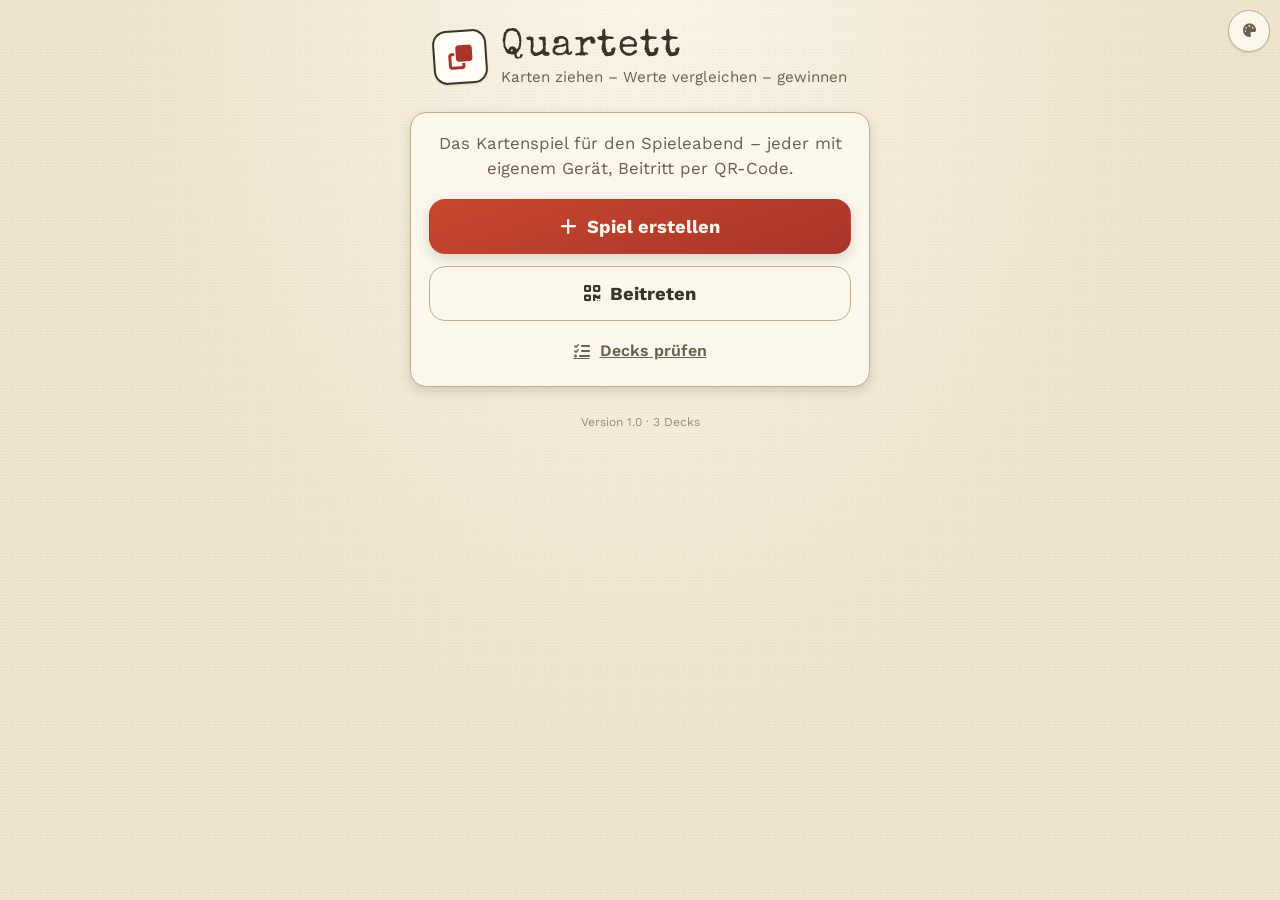
<file: quartett/index.html>
<!DOCTYPE html>
<html lang="de">
<head>
  <meta charset="UTF-8">
  <meta name="viewport" content="width=device-width, initial-scale=1.0, viewport-fit=cover">
  <title>Quartett</title>
  <meta name="description" content="Quartett digital – jeder mit eigenem Gerät, Beitritt per QR-Code.">
  <meta name="theme-color" content="#c8482f">
  <link rel="icon" href="data:image/svg+xml,%3Csvg xmlns='http://www.w3.org/2000/svg' viewBox='0 0 100 100'%3E%3Crect x='14' y='8' width='56' height='78' rx='8' fill='%23c8482f' transform='rotate(-8 42 47)'/%3E%3Crect x='30' y='14' width='56' height='78' rx='8' fill='%23f2ead9' stroke='%233a332a' stroke-width='4' transform='rotate(6 58 53)'/%3E%3C/svg%3E">
  <link rel="preconnect" href="https://fonts.googleapis.com">
  <link rel="preconnect" href="https://fonts.gstatic.com" crossorigin>
  <link href="https://fonts.googleapis.com/css2?family=Special+Elite&family=Work+Sans:wght@400;500;600;700;800&display=swap" rel="stylesheet">
  <link rel="stylesheet" href="https://cdnjs.cloudflare.com/ajax/libs/font-awesome/6.5.2/css/all.min.css" crossorigin="anonymous" referrerpolicy="no-referrer">
  <link rel="stylesheet" href="style.css?v=1.0">
</head>
<body>
  <div class="backdrop" aria-hidden="true"></div>
  <div class="net-banner" id="net-banner" hidden role="status"></div>
  <div class="app-shell">
    <div id="app"></div>
  </div>
  <div class="toast" id="toast" role="status" aria-live="polite"></div>

  <!-- Bibliotheken (gleiche Dateien wie bei Stadt Land Fluss / Kniffelblock) -->
  <script src="peerjs.min.js"></script>
  <script src="qrcode.js"></script>
  <!-- Die Decks werden von main.js geladen: Liste in decks/decks.js -->
  <script src="main.js?v=1.0"></script>
</body>
</html>
</file>
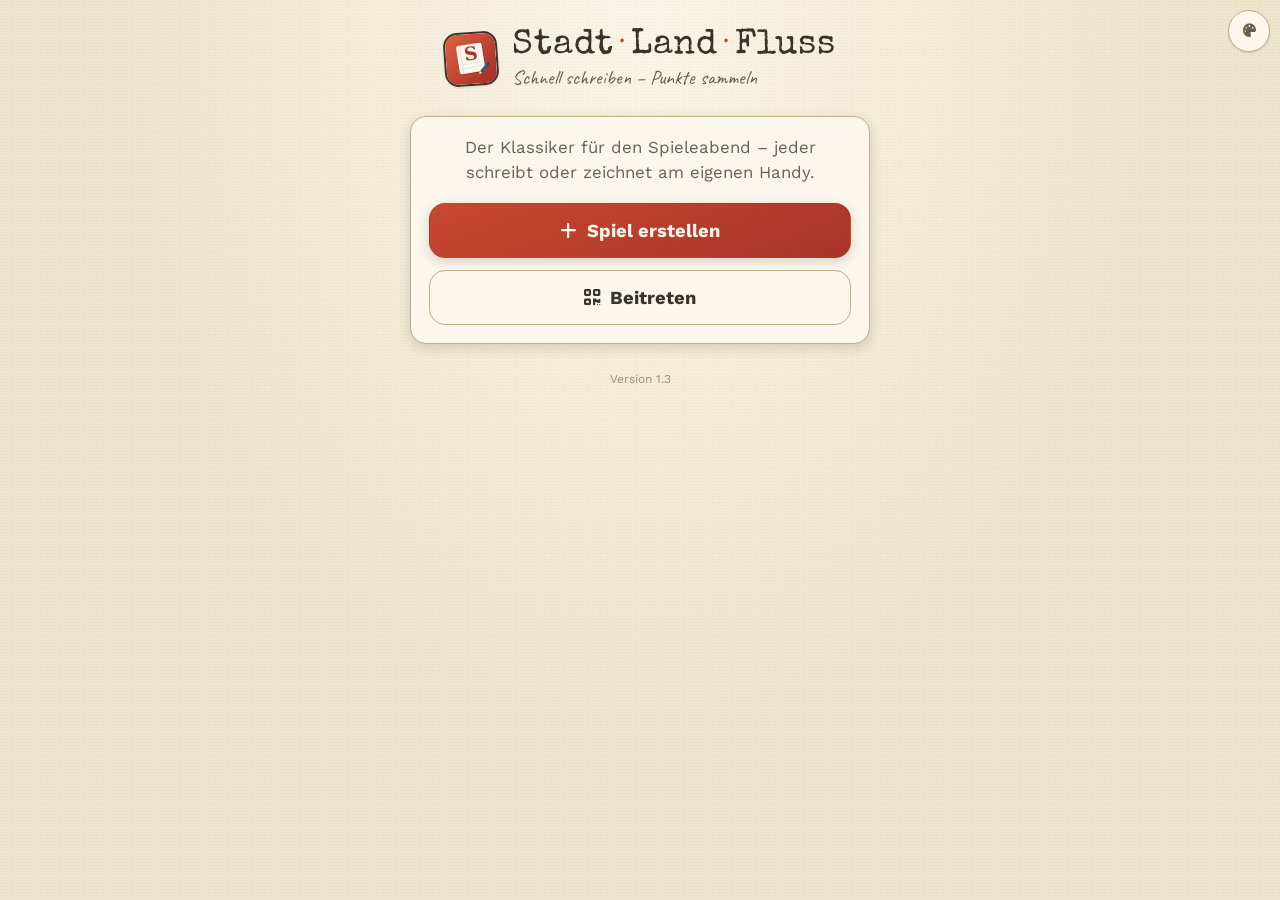
<file: stadtlandfluss/index.html>
<!DOCTYPE html>
<html lang="de">
<head>
  <meta charset="UTF-8">
  <meta name="viewport" content="width=device-width, initial-scale=1.0, viewport-fit=cover">
  <title>Stadt Land Fluss</title>
  <meta name="description" content="Stadt Land Fluss digital – jeder am eigenen Handy, Beitritt per QR-Code.">
  <meta name="theme-color" content="#c8482f">
  <link rel="manifest" href="manifest.webmanifest">
  <link rel="icon" href="icons/icon.svg" type="image/svg+xml">
  <link rel="icon" href="icons/favicon-32.png" sizes="32x32" type="image/png">
  <link rel="apple-touch-icon" href="icons/apple-touch-icon.png">
  <meta name="mobile-web-app-capable" content="yes">
  <meta name="apple-mobile-web-app-capable" content="yes">
  <meta name="apple-mobile-web-app-title" content="Stadt Land Fluss">
  <meta name="apple-mobile-web-app-status-bar-style" content="default">
  <link rel="preconnect" href="https://fonts.googleapis.com">
  <link rel="preconnect" href="https://fonts.gstatic.com" crossorigin>
  <link href="https://fonts.googleapis.com/css2?family=Special+Elite&family=Caveat:wght@500;600;700&family=Work+Sans:wght@400;500;600;700;800&display=swap" rel="stylesheet">
  <link rel="stylesheet" href="https://cdnjs.cloudflare.com/ajax/libs/font-awesome/6.5.2/css/all.min.css" crossorigin="anonymous" referrerpolicy="no-referrer">
  <link rel="stylesheet" href="style.css?v=1.3">
  <!-- Google tag (gtag.js) -->
  <script async src="https://www.googletagmanager.com/gtag/js?id=G-MMJJ9FNSTD"></script>
  <script>
    window.dataLayer = window.dataLayer || [];
    function gtag(){dataLayer.push(arguments);}
    gtag('js', new Date());
    gtag('config', 'G-MMJJ9FNSTD');
  </script>
</head>
<body>
  <div class="paper-backdrop" aria-hidden="true"></div>
  <div class="net-banner" id="net-banner" hidden role="status"></div>
  <div class="app-shell">
    <div id="app"></div>
  </div>
  <div class="toast" id="toast" role="status" aria-live="polite"></div>
  <noscript><p style="padding:24px;text-align:center">Bitte aktiviere JavaScript, um Stadt Land Fluss zu spielen.</p></noscript>

  <script src="peerjs.min.js"></script>
  <script src="qrcode.js"></script>
  <script src="main.js?v=1.3"></script>
</body>
</html>
</file>
<file: style.css>
/* =============================================================================
   KNIFFELBLOCK — STYLESHEET
   -----------------------------------------------------------------------------
   Design language: a real paper Kniffel score pad — warm ivory paper, ruled
   ledger grid, red "scorepad ink" accents, a typewriter display face for
   headings and a handwriting face for the numbers players actually enter.
   Organized in sections: tokens -> reset -> layout -> components -> responsive.
   ========================================================================== */

/* ---------------------------------------------------------------------------
   1. DESIGN TOKENS
   ------------------------------------------------------------------------- */
:root {
  /* Paper & ink palette */
  --paper-base:        #f3ead9;
  --paper-base-2:      #ede2cc;
  --paper-shadow:      #d9c9a8;
  --ink-dark:          #3a332a;
  --ink-soft:          #6b5f4e;
  --ink-faint:         #9c8e77;
  --scorepad-red:      #a8342a;
  --scorepad-red-dark: #7f2620;
  --brass:             #b8935a;
  --brass-light:       #d8b478;
  --line-rule:         #c9b795;
  --line-rule-strong:  #a08e6a;
  --row-tint:          #ece0c7;
  --row-tint-lower:    #e9dfc9;
  --white-paper:       #faf6ea;

  /* Section accent tints (kept low-saturation, paper-like) */
  --upper-tint:  #efe6cf;
  --lower-tint:  #e8ddc4;
  --grand-tint:  #dcc9a0;

  /* Semantic */
  --success: #4a7a4a;
  --danger:  #a8342a;

  /* Typography */
  --font-display: 'Special Elite', 'Courier New', monospace;
  --font-hand:    'Caveat', cursive;
  --font-ui:      'Work Sans', -apple-system, BlinkMacSystemFont, 'Segoe UI', sans-serif;

  /* Elevation */
  --shadow-sm: 0 1px 2px rgba(58, 51, 42, 0.08), 0 1px 1px rgba(58, 51, 42, 0.06);
  --shadow-md: 0 4px 10px rgba(58, 51, 42, 0.12), 0 2px 4px rgba(58, 51, 42, 0.08);
  --shadow-lg: 0 14px 34px rgba(58, 51, 42, 0.20), 0 4px 10px rgba(58, 51, 42, 0.10);
  --shadow-inset: inset 0 1px 3px rgba(58, 51, 42, 0.18);

  /* Layout */
  --radius-sm: 6px;
  --radius-md: 12px;
  --radius-lg: 20px;
  --label-col-width: 190px;
  --player-col-width: 148px;
  /* In "Doppel" mode each player splits into two sub-columns (one per
     sheet); each is narrower than a full single-mode player column but the
     pair together is a bit wider than one single column, since two sets of
     numbers need to fit without feeling cramped. */
  --sheet-col-width: 92px;

  color-scheme: light;
}

/* ---------------------------------------------------------------------------
   2. RESET & BASE
   ------------------------------------------------------------------------- */
*, *::before, *::after { box-sizing: border-box; }

html {
  -webkit-text-size-adjust: 100%;
  scroll-behavior: smooth;
}

body {
  margin: 0;
  min-height: 100vh;
  font-family: var(--font-ui);
  color: var(--ink-dark);
  background: var(--paper-base-2);
  position: relative;
  overflow-x: hidden;
}

h1, h2, h3, h4 { margin: 0; }
ul { margin: 0; padding: 0; }
button { font-family: inherit; }

/* Respect reduced-motion preferences */
@media (prefers-reduced-motion: reduce) {
  *, *::before, *::after {
    animation-duration: 0.01ms !important;
    animation-iteration-count: 1 !important;
    transition-duration: 0.01ms !important;
    scroll-behavior: auto !important;
  }
}

/* Visible keyboard focus everywhere */
a:focus-visible,
button:focus-visible,
input:focus-visible,
summary:focus-visible {
  outline: 3px solid var(--scorepad-red);
  outline-offset: 2px;
  border-radius: 4px;
}

/* ---------------------------------------------------------------------------
   3. PAPER TEXTURE BACKDROP
   ------------------------------------------------------------------------- */
.paper-backdrop {
  position: fixed;
  inset: 0;
  z-index: -1;
  background-color: var(--paper-base-2);
  background-image:
    /* subtle fiber speckle */
    radial-gradient(rgba(58,51,42,0.05) 0.5px, transparent 0.5px),
    radial-gradient(rgba(58,51,42,0.035) 0.5px, transparent 0.5px),
    /* very soft vignette to feel like a photographed desk */
    radial-gradient(ellipse at 50% 0%, rgba(255,252,242,0.5) 0%, rgba(0,0,0,0) 60%);
  background-size: 3px 3px, 7px 7px, 100% 100%;
  background-position: 0 0, 2px 3px, 0 0;
}

/* ---------------------------------------------------------------------------
   4. APP SHELL / LAYOUT
   ------------------------------------------------------------------------- */
.app-shell {
  max-width: 1400px;
  margin: 0 auto;
  padding: 0 clamp(14px, 3vw, 40px) 60px;
  display: flex;
  flex-direction: column;
  gap: clamp(20px, 3vw, 34px);
}

/* ---------------------------------------------------------------------------
   5. HEADER
   ------------------------------------------------------------------------- */
.app-header {
  position: relative;
  padding-top: clamp(20px, 4vw, 40px);
}

.header-inner {
  display: flex;
  align-items: center;
  justify-content: space-between;
  gap: 20px;
  flex-wrap: wrap;
}

.brand {
  display: flex;
  align-items: center;
  gap: 16px;
}

.brand-dice {
  flex-shrink: 0;
  filter: drop-shadow(0 3px 4px rgba(58,51,42,0.25));
  transform: rotate(-6deg);
}

.brand-text h1 {
  font-family: var(--font-display);
  font-size: clamp(1.6rem, 3.4vw, 2.4rem);
  color: var(--ink-dark);
  letter-spacing: 0.5px;
  line-height: 1.1;
}

.brand-sub {
  color: var(--scorepad-red);
}

.brand-tagline {
  margin: 6px 0 0;
  font-size: 0.92rem;
  color: var(--ink-soft);
  font-style: italic;
}

.header-actions {
  display: flex;
  gap: 10px;
  flex-wrap: wrap;
}

/* ---------------------------------------------------------------------------
   Mode toggle (Einfach / Doppel) — pill-shaped segmented control
   ------------------------------------------------------------------------- */
.mode-toggle {
  display: inline-flex;
  padding: 3px;
  background: var(--white-paper);
  border: 1.5px solid var(--line-rule-strong);
  border-radius: var(--radius-md);
  box-shadow: var(--shadow-sm);
  gap: 2px;
}

.mode-toggle-option {
  display: inline-flex;
  align-items: center;
  padding: 7px 14px;
  border: none;
  border-radius: calc(var(--radius-md) - 3px);
  background: transparent;
  color: var(--ink-soft);
  font-family: var(--font-ui);
  font-weight: 600;
  font-size: 0.85rem;
  cursor: pointer;
  transition: background 0.15s ease, color 0.15s ease, box-shadow 0.15s ease;
}

.mode-toggle-option:hover:not(.is-active) {
  color: var(--ink-dark);
  background: rgba(168, 52, 42, 0.06);
}

.mode-toggle-option.is-active {
  background: var(--scorepad-red);
  color: #fdf6ea;
  box-shadow: var(--shadow-sm);
}

.btn-icon-label {
  display: inline-flex;
  align-items: center;
  gap: 8px;
  padding: 10px 16px;
  background: var(--white-paper);
  border: 1.5px solid var(--line-rule-strong);
  border-radius: var(--radius-md);
  color: var(--ink-dark);
  font-family: var(--font-ui);
  font-weight: 600;
  font-size: 0.9rem;
  cursor: pointer;
  box-shadow: var(--shadow-sm);
  transition: transform 0.15s ease, box-shadow 0.15s ease, background 0.15s ease;
}

.btn-icon-label:hover {
  transform: translateY(-1px);
  box-shadow: var(--shadow-md);
  background: var(--btn-hover, #fffdf6);
}

.btn-icon-label:active {
  transform: translateY(0);
  box-shadow: var(--shadow-sm);
}

.btn-install {
  background: var(--scorepad-red);
  border-color: var(--scorepad-red-dark);
  color: #fdf6ea;
}
.btn-install:hover { background: var(--scorepad-red-dark); }

/* ---------------------------------------------------------------------------
   Rentner-Modus toggle button — independent of the Einfach/Doppel
   radiogroup (it's a presentation setting, not a game-structure choice),
   so it's a plain toggle button rather than part of that role="radiogroup".
   ------------------------------------------------------------------------- */
.btn-senior-toggle.is-active {
  background: var(--brass);
  border-color: #8a6a34;
  color: #2a2116;
}
.btn-senior-toggle.is-active:hover {
  background: var(--brass-light);
}

.hidden { display: none !important; }

/* Torn paper strip beneath the header, like tearing off the previous sheet */
.torn-edge {
  margin-top: clamp(16px, 3vw, 26px);
  height: 14px;
  width: 100%;
  background:
    linear-gradient(115deg, transparent 49%, var(--paper-base-2) 50%) 0 0 / 22px 100%,
    linear-gradient(245deg, transparent 49%, var(--paper-base-2) 50%) 0 0 / 22px 100%;
  background-color: var(--paper-shadow);
  opacity: 0.7;
  border-radius: 2px;
}

/* ---------------------------------------------------------------------------
   6. MAIN / SCOREPAD CARD
   ------------------------------------------------------------------------- */
.app-main {
  display: flex;
  flex-direction: column;
  gap: clamp(18px, 3vw, 28px);
}

.scorepad-card {
  position: relative;
  background:
    linear-gradient(var(--white-paper), var(--white-paper));
  border-radius: var(--radius-lg);
  box-shadow: var(--shadow-lg);
  border: 1px solid var(--paper-shadow);
  padding: clamp(6px, 1.4vw, 10px);
  /* Both modes keep the names row sticky *to the viewport* (see section 6b
     and 19c below) rather than inside their own scroll container —
     position:sticky stops working the moment ANY ancestor clips overflow,
     and this card would otherwise be exactly such an ancestor.
     .scorepad-scroll-region already carries a matching border-radius of
     its own (see below), so the table's corners still get rounded off
     without this card having to clip anything itself. */
  overflow: visible;
}

/* subtle page-curl corner */
.page-corner {
  position: absolute;
  top: 0;
  right: 0;
  width: 34px;
  height: 34px;
  background: linear-gradient(135deg, transparent 50%, rgba(58,51,42,0.10) 50%);
  border-radius: 0 var(--radius-lg) 0 0;
  pointer-events: none;
}

.scorepad-scroll-region {
  overflow-x: auto;
  overflow-y: visible;
  border-radius: calc(var(--radius-lg) - 6px);
  /* Custom scrollbar for the horizontal player scroll */
  scrollbar-width: thin;
  scrollbar-color: var(--brass) var(--paper-base);
}

.scorepad-scroll-region::-webkit-scrollbar { height: 10px; }
.scorepad-scroll-region::-webkit-scrollbar-track { background: var(--paper-base); border-radius: 8px; }
.scorepad-scroll-region::-webkit-scrollbar-thumb { background: var(--brass); border-radius: 8px; }
.scorepad-scroll-region::-webkit-scrollbar-thumb:hover { background: var(--brass-light); }

/* ---------------------------------------------------------------------------
   7. TABLE — the ledger grid itself
   ------------------------------------------------------------------------- */
.scorepad-table {
  border-collapse: separate;
  border-spacing: 0;
  width: 100%;
  background: var(--paper-base);
}

/* Sticky label column so it stays put while player columns scroll */
.col-label {
  position: sticky;
  left: 0;
  z-index: 5;
  width: var(--label-col-width);
  min-width: var(--label-col-width);
  max-width: var(--label-col-width);
  background: var(--paper-base);
  text-align: left;
  padding: 12px 16px;
  border-right: 2.5px solid var(--line-rule-strong);
  box-shadow: 2px 0 6px -2px rgba(58,51,42,0.15);
}

.col-label-head {
  background: var(--paper-base-2);
  vertical-align: middle;
  border-bottom: 2.5px solid var(--line-rule-strong);
}

/* Names row stays visible while scrolling the page, outside Rentner-Modus.
   Rentner-Modus already solves this its own way (a capped-height, self-
   scrolling .scorepad-scroll-region — see section 19c below), so this is
   scoped to skip it entirely rather than doubling up two different sticky
   mechanisms on the same row. Only .row-players (the names) gets this —
   .row-sheets (the Zettel 1/2 sub-header, Doppel mode only) intentionally
   scrolls away as usual. */
body:not(.senior-mode) .row-players th {
  position: sticky;
  top: 0;
  z-index: 8;
  box-shadow: 0 3px 8px rgba(58, 51, 42, 0.22);
}

/* Same corner conflict as Rentner-Modus (see the z-index 9 rule below):
   .col-label is already its own always-on sticky column at z-index 5, so
   where it overlaps the row that's now also sticky (z-index 8), the corner
   cell needs to out-rank both. */
body:not(.senior-mode) .row-players th.col-label-head {
  z-index: 9;
}

thead th {
  padding-top: 14px;
  padding-bottom: 14px;
}

/* Player header cell */
.col-player-head {
  min-width: var(--player-col-width);
  width: var(--player-col-width);
  background: var(--paper-base-2);
  border-bottom: 2.5px solid var(--line-rule-strong);
  border-right: 1px solid var(--line-rule);
  padding: 10px 10px;
  text-align: center;
  vertical-align: middle;
}
.col-player-head:last-child { border-right: none; }

/* ---------------------------------------------------------------------------
   Player color tint — carries each player's "pen color" faintly down their
   entire column (header + every score/total cell), layered on top of
   whatever background that row already has (section tint, total-row tint,
   even/odd stripe, …). This means once someone scrolls so the name header
   is out of view, the color is still there as a quiet visual anchor for
   "whose column is this". Kept deliberately subtle in the default theme —
   Rentner-Modus (below) turns the same mechanism up to a much stronger tint.

   Implemented as a ::after overlay rather than background-image, because
   several rows (totals, grand total) set `background: … !important` as a
   shorthand, which resets background-image to none and would silently wipe
   any tint layered that way. An absolutely-positioned overlay sitting on
   top of the cell's own background is immune to that and always wins.
   ------------------------------------------------------------------------- */
.player-tinted-col {
  /* isolate: true gives this cell its own stacking context so the ::after's
     z-index: -1 below is scoped to *this cell only* — it sits behind this
     cell's own content without needing to touch/override the positioning
     of any child (e.g. .btn-remove-player, .quick-fill-btn, which set their
     own position: absolute and must keep doing so untouched). */
  position: relative;
  isolation: isolate;
}
.player-tinted-col::after {
  content: '';
  position: absolute;
  inset: 0;
  z-index: -1;
  background: color-mix(in srgb, var(--player-tint) 7%, transparent);
  pointer-events: none;
}

/* ---------------------------------------------------------------------------
   "Doppel" mode — per-player sub-columns (Zettel 1 / Zettel 2)
   ------------------------------------------------------------------------- */

/* Sub-header row showing "Zettel 1" / "Zettel 2" under each player's name.
   Hidden entirely in single mode via the .hidden utility class (toggled in JS). */
.row-sheets th.col-sheet-head {
  min-width: var(--sheet-col-width);
  width: var(--sheet-col-width);
  background: var(--paper-base);
  border-bottom: 2.5px solid var(--line-rule-strong);
  border-right: 1px solid var(--line-rule);
  padding: 5px 6px 8px;
  text-align: center;
  vertical-align: middle;
  font-family: var(--font-ui);
  font-weight: 600;
  font-size: 0.68rem;
  letter-spacing: 0.03em;
  text-transform: uppercase;
  color: var(--ink-faint);
}
.row-sheets th.col-sheet-head:last-child { border-right: none; }
.row-sheets th.is-sheet-a { color: var(--scorepad-red); }
.row-sheets th.is-sheet-b { color: #2f5f8a; }

/* Data-row sub-columns: same idea as .col-player-head, but sized for two
   per player instead of one. A subtle inner divider (cell-sheet-a's right
   border) separates the two sheets of the same player, while the divider
   between two different players stays the normal .line-rule weight. */
td.cell-sheet-a,
td.cell-sheet-b {
  min-width: var(--sheet-col-width);
  width: var(--sheet-col-width);
}
td.cell-sheet-a { border-right: 1px dashed var(--brass); }

/* Merged grand-total cell spans both sub-columns (see JS colSpan) — give it
   back the full double-width so it doesn't look squeezed. */
td.cell-merged {
  min-width: calc(var(--sheet-col-width) * 2);
}

/* Generic row cell rhythm */
tbody td {
  border-bottom: 1px solid var(--line-rule);
  border-right: 1px solid var(--line-rule);
  padding: 0;
  height: 46px;
}
tbody td:last-child { border-right: none; }

tbody tr:nth-child(even):not(.row-spacer):not(.row-upper-total):not(.row-lower-total):not(.row-grand-total) td {
  background: var(--row-tint);
}

/* Section tinting */
.row-upper td.col-label,
.row-upper td.cell-score { background: var(--upper-tint); }
.row-lower td.col-label,
.row-lower td.cell-score { background: var(--lower-tint); }

/* keep even/odd tint override consistent within sections */
tbody tr.row-upper:nth-child(even) td { background: var(--row-upper-even, #ece0c2); }
tbody tr.row-lower:nth-child(even) td { background: var(--row-lower-even, #e4d8ba); }

/* Category label cell contents */
.category-label {
  display: flex;
  align-items: center;
  gap: 10px;
  font-family: var(--font-ui);
  font-weight: 600;
  font-size: 0.92rem;
  color: var(--ink-dark);
}

.category-icon {
  flex-shrink: 0;
  color: var(--scorepad-red);
  opacity: 0.85;
}

.category-hint {
  display: block;
  font-size: 0.72rem;
  font-weight: 400;
  font-style: italic;
  color: var(--ink-faint);
  margin-top: 2px;
}

/* ---------------------------------------------------------------------------
   8. SCORE CELLS & HANDWRITTEN INPUTS
   ------------------------------------------------------------------------- */
.cell-score { position: relative; text-align: center; vertical-align: middle; }

.score-input {
  width: 100%;
  height: 46px;
  border: none;
  background: transparent;
  text-align: center;
  font-family: var(--font-hand);
  font-size: 1.5rem;
  font-weight: 600;
  color: #274a7a; /* ballpoint-pen blue, contrasts with printed red/black */
  padding: 0 6px;
  -moz-appearance: textfield;
}

.score-input::-webkit-outer-spin-button,
.score-input::-webkit-inner-spin-button {
  -webkit-appearance: none;
  margin: 0;
}

.score-input::placeholder {
  color: var(--ink-faint);
  font-family: var(--font-ui);
  font-size: 0.85rem;
  font-weight: 400;
  opacity: 0.6;
}

/* Slightly smaller so three-digit scores stay comfortable in the narrower
   Doppel-mode sub-columns. */
td.cell-sheet-a .score-input,
td.cell-sheet-b .score-input {
  font-size: 1.25rem;
  padding: 0 3px;
}

.score-input:focus {
  outline: none;
  background: rgba(168, 52, 42, 0.07);
  box-shadow: inset 0 -2px 0 var(--scorepad-red);
}

/* Slight per-row "handwriting" tilt for organic feel, alternating direction */
tbody tr:nth-child(4n+1) .score-input { transform: rotate(-1deg); }
tbody tr:nth-child(4n+2) .score-input { transform: rotate(0.6deg); }
tbody tr:nth-child(4n+3) .score-input { transform: rotate(-0.4deg); }
tbody tr:nth-child(4n)   .score-input { transform: rotate(1deg); }
.score-input:focus { transform: rotate(0deg); }

/* Fixed-value categories (Full House, Straights, Yahtzee) get a quick-fill chip */
.fixed-value-row .cell-score {
  position: relative;
}

.quick-fill-btn {
  position: absolute;
  top: 3px;
  right: 3px;
  font-size: 0.62rem;
  font-family: var(--font-ui);
  font-weight: 700;
  padding: 2px 6px;
  border-radius: 20px;
  border: 1px solid var(--brass);
  background: var(--white-paper);
  color: var(--brass);
  cursor: pointer;
  opacity: 0.55;
  transition: opacity 0.15s ease, background 0.15s ease, color 0.15s ease;
  line-height: 1.4;
}
.quick-fill-btn:hover { opacity: 1; background: var(--brass); color: #fff; }

/* ---------------------------------------------------------------------------
   9. BONUS ROW
   ------------------------------------------------------------------------- */
.row-bonus td.col-label,
.row-bonus td.cell-score {
  background: var(--bonus-row, #f1e2d4);
}

.bonus-cell {
  display: flex;
  align-items: center;
  justify-content: center;
  gap: 8px;
  height: 46px;
  font-family: var(--font-ui);
  font-weight: 700;
  font-size: 0.95rem;
}

.bonus-badge {
  display: inline-flex;
  align-items: center;
  gap: 5px;
  padding: 4px 10px;
  border-radius: 20px;
  font-size: 0.78rem;
  letter-spacing: 0.02em;
}

.bonus-badge.is-pending {
  background: var(--pill-pending, #e5dcc9);
  color: var(--ink-faint);
  border: 1px dashed var(--ink-faint);
}

.bonus-badge.is-earned {
  background: var(--pill-ok, #dcecdc);
  color: var(--success);
  border: 1px solid var(--success);
}

.bonus-badge.is-missed {
  background: var(--pill-bad, #f3dcd9);
  color: var(--danger);
  border: 1px solid var(--danger);
}

/* Narrower Doppel-mode sub-columns can't fit "Noch 12 bis Bonus" on one
   line at normal size — shrink the badge and let it wrap to two lines
   instead of overflowing into the neighboring cell. */
td.cell-sheet-a .bonus-badge,
td.cell-sheet-b .bonus-badge {
  font-size: 0.62rem;
  padding: 3px 7px;
  text-align: center;
  white-space: normal;
  line-height: 1.25;
}
td.cell-sheet-a .bonus-cell,
td.cell-sheet-b .bonus-cell {
  height: auto;
  min-height: 46px;
  padding: 4px 2px;
}

/* ---------------------------------------------------------------------------
   10. TOTAL ROWS
   ------------------------------------------------------------------------- */
tr.row-upper-total td,
tr.row-lower-total td {
  border-top: 2.5px solid var(--line-rule-strong);
  border-bottom: 2.5px solid var(--line-rule-strong);
  background: var(--paper-base-2) !important;
  font-weight: 800;
  height: 48px;
}

/* "Summe oben inkl. Bonus" — sits directly under the plain upper total,
   showing the same figure with the earned bonus folded in. Styled as a
   quieter sibling of row-upper-total (no top border, since it reads as a
   continuation of that row) rather than a full peer total row. */
tr.row-upper-total-with-bonus td {
  border-bottom: 2.5px solid var(--line-rule-strong);
  background: var(--subtotal-tint, #ece2cc) !important;
  font-weight: 700;
  height: 42px;
}
tr.row-upper-total-with-bonus .total-label {
  color: var(--scorepad-red-dark);
}
tr.row-upper-total-with-bonus .total-label svg {
  color: #b8862f; /* matches the earned-bonus star tone used in the bonus badge */
}
tr.row-upper-total-with-bonus .total-value {
  color: var(--scorepad-red-dark);
}

tr.row-grand-total td {
  border-top: 4px double var(--scorepad-red-dark);
  background: var(--grand-tint) !important;
  height: 56px;
}

.total-label {
  display: flex;
  align-items: center;
  gap: 10px;
  font-family: var(--font-display);
  font-size: 0.88rem;
  letter-spacing: 0.03em;
  color: var(--ink-dark);
  text-transform: uppercase;
}

.row-grand-total .total-label {
  color: var(--scorepad-red-dark);
  font-size: 0.95rem;
}

.total-value {
  display: block;
  text-align: center;
  font-family: var(--font-display);
  font-size: 1.15rem;
  color: var(--ink-dark);
  transition: transform 0.2s ease, color 0.2s ease;
}

.row-grand-total .total-value {
  font-size: 1.4rem;
  color: var(--scorepad-red-dark);
}

/* Pulse animation when totals update */
@keyframes total-pulse {
  0%   { transform: scale(1); }
  35%  { transform: scale(1.18); color: var(--scorepad-red); }
  100% { transform: scale(1); }
}
.total-value.just-updated { animation: total-pulse 0.5s ease; }

/* ---------------------------------------------------------------------------
   11. SPACER ROW
   ------------------------------------------------------------------------- */
.row-spacer td {
  height: 22px;
  background: repeating-linear-gradient(
    90deg,
    transparent,
    transparent 8px,
    var(--line-rule) 8px,
    var(--line-rule) 9px
  ) !important;
  border: none !important;
  padding: 0;
}

.row-spacer .col-label { background: var(--paper-base) !important; }

/* ---------------------------------------------------------------------------
   12. PLAYER NAME CELL / ADD PLAYER BUTTON
   ------------------------------------------------------------------------- */
.add-player-wrap {
  display: flex;
  align-items: center;
  gap: 10px;
}

.btn-add-player {
  flex-shrink: 0;
  width: 46px;
  height: 46px;
  border-radius: var(--radius-md);
  background: linear-gradient(155deg, var(--add-btn-hi, #fdf8ec), var(--paper-base-2));
  color: var(--scorepad-red-dark);
  cursor: pointer;
  display: inline-flex;
  align-items: center;
  justify-content: center;
  /* Ridged / embossed border effect */
  border: 2px solid var(--brass);
  box-shadow:
    0 1px 0 rgba(255,255,255,0.7) inset,
    0 -2px 3px rgba(58,51,42,0.15) inset,
    var(--shadow-sm);
  transition: transform 0.15s ease, box-shadow 0.15s ease, background 0.15s ease;
}

.btn-add-player:hover {
  transform: translateY(-2px);
  background: linear-gradient(155deg, var(--add-btn-hover-a, #fffdf7), var(--add-btn-hover-b, #f6ecd6));
  box-shadow:
    0 1px 0 rgba(255,255,255,0.8) inset,
    0 -2px 3px rgba(58,51,42,0.15) inset,
    var(--shadow-md);
}

.btn-add-player:active { transform: translateY(0); }

.btn-add-player:disabled {
  opacity: 0.4;
  cursor: not-allowed;
  transform: none;
}

.add-player-caption {
  font-family: var(--font-display);
  font-size: 0.75rem;
  color: var(--ink-soft);
  text-transform: uppercase;
  letter-spacing: 0.06em;
}

/* Player name input (shown before Enter is pressed) */
.player-name-input {
  width: 100%;
  padding: 8px 10px;
  border-radius: var(--radius-sm);
  border: 1.5px solid var(--brass);
  background: var(--white-paper);
  font-family: var(--font-ui);
  font-weight: 600;
  font-size: 0.9rem;
  text-align: center;
  color: var(--ink-dark);
}
.player-name-input:focus {
  outline: none;
  border-color: var(--scorepad-red);
  box-shadow: 0 0 0 3px rgba(168,52,42,0.15);
}

/* Player name display (shown after Enter) */
.player-name-display {
  display: flex;
  align-items: center;
  justify-content: center;
  gap: 6px;
  font-family: var(--font-display);
  font-size: 0.95rem;
  color: var(--ink-dark);
  cursor: text;
  padding: 6px 4px;
  border-radius: var(--radius-sm);
  word-break: break-word;
}
.player-name-display:hover {
  background: rgba(168,52,42,0.06);
}
.player-name-display .rename-icon {
  opacity: 0;
  color: var(--ink-faint);
  transition: opacity 0.15s ease;
  flex-shrink: 0;
}
.player-name-display:hover .rename-icon { opacity: 0.7; }

.player-header-cell {
  position: relative;
}

.btn-remove-player {
  position: absolute;
  top: -6px;
  right: -6px;
  width: 22px;
  height: 22px;
  border-radius: 50%;
  border: 1.5px solid var(--scorepad-red);
  background: var(--white-paper);
  color: var(--scorepad-red);
  font-size: 0.7rem;
  line-height: 1;
  cursor: pointer;
  display: inline-flex;
  align-items: center;
  justify-content: center;
  opacity: 0;
  transform: scale(0.8);
  transition: opacity 0.15s ease, transform 0.15s ease, background 0.15s ease;
  box-shadow: var(--shadow-sm);
}

.player-header-cell:hover .btn-remove-player,
.btn-remove-player:focus-visible {
  opacity: 1;
  transform: scale(1);
}

.btn-remove-player:hover {
  background: var(--scorepad-red);
  color: #fff;
}

.player-color-flag {
  display: block;
  width: 100%;
  height: 4px;
  border-radius: 3px;
  margin-bottom: 6px;
}

/* ---------------------------------------------------------------------------
   13. ACTION BAR (Calculate button + hint)
   ------------------------------------------------------------------------- */
.action-bar {
  display: flex;
  flex-direction: column;
  align-items: center;
  gap: 14px;
  text-align: center;
}

.btn-calculate {
  display: inline-flex;
  align-items: center;
  gap: 10px;
  padding: 16px 36px;
  font-family: var(--font-ui);
  font-weight: 700;
  font-size: 1.05rem;
  letter-spacing: 0.01em;
  color: #fdf6ea;
  background: linear-gradient(160deg, var(--scorepad-red), var(--scorepad-red-dark));
  border: none;
  border-radius: 999px;
  cursor: pointer;
  box-shadow: var(--shadow-md), 0 0 0 1px rgba(255,255,255,0.08) inset;
  transition: transform 0.15s ease, box-shadow 0.15s ease, filter 0.15s ease;
}

.btn-calculate:hover {
  transform: translateY(-2px);
  box-shadow: var(--shadow-lg), 0 0 0 1px rgba(255,255,255,0.08) inset;
  filter: brightness(1.05);
}

.btn-calculate:active { transform: translateY(0); }

.btn-calculate.is-calculating svg {
  animation: spin 0.7s linear infinite;
}

@keyframes spin {
  to { transform: rotate(360deg); }
}

.hint-text {
  margin: 0;
  color: var(--ink-soft);
  font-size: 0.88rem;
  max-width: 480px;
}

.hint-text strong {
  color: var(--scorepad-red);
  font-size: 1.05em;
}

/* ---------------------------------------------------------------------------
   14. RULES DETAILS/SUMMARY CARD
   ------------------------------------------------------------------------- */
.rules-card {
  background: var(--white-paper);
  border: 1px solid var(--paper-shadow);
  border-radius: var(--radius-lg);
  box-shadow: var(--shadow-sm);
  padding: 4px 6px;
}

.rules-card summary {
  list-style: none;
  cursor: pointer;
  display: flex;
  align-items: center;
  gap: 10px;
  padding: 14px 18px;
  font-family: var(--font-ui);
  font-weight: 700;
  font-size: 0.95rem;
  color: var(--ink-dark);
}
.rules-card summary::-webkit-details-marker { display: none; }
.rules-card summary svg { color: var(--scorepad-red); flex-shrink: 0; }

.rules-card[open] summary {
  border-bottom: 1px dashed var(--line-rule);
}

.rules-content {
  display: grid;
  grid-template-columns: 1fr 1fr;
  gap: 20px;
  padding: 18px 22px 22px;
}

.rules-col h3 {
  font-family: var(--font-display);
  font-size: 0.85rem;
  text-transform: uppercase;
  letter-spacing: 0.04em;
  color: var(--scorepad-red-dark);
  margin-bottom: 10px;
}

.rules-col ul { display: flex; flex-direction: column; gap: 7px; }
.rules-col li {
  list-style: none;
  font-size: 0.87rem;
  color: var(--ink-soft);
  line-height: 1.4;
  padding-left: 14px;
  position: relative;
}
.rules-col li::before {
  content: '\2022';
  position: absolute;
  left: 0;
  color: var(--brass);
  font-weight: 700;
}
.rules-col li strong { color: var(--ink-dark); }

/* ---------------------------------------------------------------------------
   15. FOOTER
   ------------------------------------------------------------------------- */
.app-footer {
  text-align: center;
  padding-top: 6px;
}
.app-footer p {
  margin: 0;
  font-size: 0.78rem;
  color: var(--ink-faint);
  font-style: italic;
}

/* ---------------------------------------------------------------------------
   16. TOAST NOTIFICATION
   ------------------------------------------------------------------------- */
.toast {
  position: fixed;
  bottom: 24px;
  left: 50%;
  transform: translateX(-50%) translateY(20px);
  background: var(--ink-dark);
  color: var(--white-paper);
  padding: 13px 22px;
  border-radius: var(--radius-md);
  font-size: 0.9rem;
  font-weight: 500;
  box-shadow: var(--shadow-lg);
  opacity: 0;
  pointer-events: none;
  transition: opacity 0.25s ease, transform 0.25s ease;
  z-index: 100;
  max-width: min(90vw, 420px);
  text-align: center;
  display: flex;
  align-items: center;
  gap: 10px;
}

.toast.is-visible {
  opacity: 1;
  transform: translateX(-50%) translateY(0);
  pointer-events: auto;
}

.toast.is-success { background: #2f4a2f; }
.toast.is-error { background: var(--scorepad-red-dark); }

/* ---------------------------------------------------------------------------
   17. EMPTY STATE (no players yet)
   ------------------------------------------------------------------------- */
.empty-state-row td {
  padding: 40px 20px !important;
  text-align: center;
  color: var(--ink-faint);
  font-style: italic;
  font-size: 0.9rem;
  border: none !important;
  background: transparent !important;
}

/* ---------------------------------------------------------------------------
   18. RENTNER-MODUS (senior / accessibility mode)
   -----------------------------------------------------------------------------
   An orthogonal presentation mode (toggled independently of Einfach/Doppel,
   see main.js -> toggleSeniorMode) built for players who need things bigger,
   bolder, higher-contrast, and easier to keep track of at a glance. Every
   rule below is scoped under body.senior-mode so none of it affects the
   default look. Four things change, matching the request point for point:
     a) background tints (player color + section tints) go from decorative
        to strongly visible, even at a glance / with poor eyesight
     b) type gets larger and heavier throughout
     c) the player-name header row (and, in Doppel mode, the Zettel 1/2
        sub-header) stays pinned to the top of the viewport while the sheet
        scrolls, so it's always clear whose column is whose
     d) hard rules separate every column, plus extra entry/recognition aids:
        a bigger tap target on inputs, a visible current-row hover cue, and
        the "durchgestrichen" (cross out this box) toggle become available
   ------------------------------------------------------------------------- */

/* --- a) Strong background tints ------------------------------------------ */

/* The player-color overlay (see .player-tinted-col in section 7) jumps from
   a barely-there 7% wash to a strong, unmistakable tint. */
body.senior-mode .player-tinted-col::after {
  background: color-mix(in srgb, var(--player-tint) 34%, transparent);
}

/* Upper/lower section tints get punched up the same way, and the even/odd
   in-section stripe gets a matching boost so the rhythm of the sheet stays
   readable at a glance rather than blending into a single wash. */
body.senior-mode .row-upper td.col-label,
body.senior-mode .row-upper td.cell-score { background: #e2cf9c; }
body.senior-mode .row-lower td.col-label,
body.senior-mode .row-lower td.cell-score { background: #d6c193; }
body.senior-mode tbody tr.row-upper:nth-child(even) td { background: #d9c284; }
body.senior-mode tbody tr.row-lower:nth-child(even) td { background: #cab576; }
body.senior-mode .row-bonus td.col-label,
body.senior-mode .row-bonus td.cell-score { background: #e6c9a4; }

/* --- b) Larger, bolder type everywhere ------------------------------------ */

body.senior-mode {
  font-size: 1.08rem;
}

body.senior-mode .category-label {
  font-size: 1.14rem;
  font-weight: 800;
  gap: 12px;
}
body.senior-mode .category-icon svg { width: 22px; height: 22px; }
body.senior-mode .category-hint {
  font-size: 0.86rem;
  font-weight: 600;
  font-style: normal;
  color: var(--ink-dark);
  opacity: 0.75;
}

body.senior-mode .score-input {
  font-size: 2rem;
  font-weight: 800;
  color: #1a3358; /* darker, higher-contrast ballpoint blue */
}
body.senior-mode td.cell-sheet-a .score-input,
body.senior-mode td.cell-sheet-b .score-input {
  font-size: 1.5rem;
}
body.senior-mode .score-input::placeholder {
  font-size: 1.1rem;
  opacity: 0.85;
}

body.senior-mode .total-label {
  font-size: 1.08rem;
  font-weight: 800;
}
body.senior-mode .total-value {
  font-size: 1.5rem;
  font-weight: 800;
}
body.senior-mode .row-grand-total .total-value {
  font-size: 1.85rem;
}
body.senior-mode .row-upper-total-with-bonus .total-value {
  font-size: 1.3rem;
}

body.senior-mode .bonus-cell,
body.senior-mode .bonus-badge {
  font-size: 1rem;
  font-weight: 800;
  padding: 6px 14px;
}

body.senior-mode .player-name-display,
body.senior-mode .player-name-input {
  font-size: 1.2rem;
  font-weight: 800;
}

body.senior-mode .quick-fill-btn {
  font-size: 0.82rem;
  font-weight: 800;
  padding: 4px 9px;
  opacity: 0.85;
}

/* Bigger row height gives the bigger type room to breathe and gives fingers
   (not just eyes) an easier target. */
body.senior-mode tbody td { height: 64px; }
body.senior-mode .score-input { height: 64px; }
body.senior-mode tr.row-upper-total td,
body.senior-mode tr.row-lower-total td { height: 66px; }
body.senior-mode tr.row-upper-total-with-bonus td { height: 58px; }
body.senior-mode tr.row-grand-total td { height: 76px; }
body.senior-mode .bonus-cell { height: 64px; }

/* Handwriting tilt reads as "messy" at this size/weight — keep every input
   perfectly level so nothing looks harder to read than it needs to. */
body.senior-mode tbody tr .score-input { transform: none !important; }

/* --- c) Sticky header row -------------------------------------------------- */
/* Sticky positioning is applied at the individual <th> level, not on
   <thead> itself — browser support for position:sticky on table row-group
   elements (thead/tbody) is inconsistent, while sticky cells (th/td) are
   universally supported and are the standard technique for sticky table
   headers.

   This used to run its own capped-height, self-scrolling
   .scorepad-scroll-region (max-height + overflow-y: auto), so the page
   itself never scrolled — only this one div did. That's gone: the page
   now scrolls normally here too, same mechanism as normal mode (see
   section 6b above), just with only the names row (.row-players) kept
   sticky. The reasons for removing it:
     - Scrolling inside a small inner box, separate from the rest of the
       page, is a worse experience than just scrolling the page — doubly
       so for the audience Rentner-Modus is built for.
     - It meant TWO header rows stacked and both sticky (names +, in
       Doppel mode, "Zettel 1/2"), which at senior mode's larger 64-76px
       row heights could eat a big chunk of a phone's screen before a
       single data row was visible.
   Only .row-players stays sticky now — .row-sheets (the Zettel 1/2
   sub-header, Doppel mode only) intentionally scrolls away like any other
   row, matching the choice already made for normal mode. */

body.senior-mode .row-players th {
  position: sticky;
  top: 0;
  z-index: 8;
  box-shadow: 0 3px 8px rgba(58, 51, 42, 0.28);
}

/* The sticky corner (label column × sticky header row) needs to out-rank
   both the plain sticky column (z-index 5) and the plain sticky header row
   (z-index 8) above. Matched to (and exceeding) their specificity
   explicitly — a selector with a lower z-index number but higher
   specificity would otherwise win regardless of which number is bigger. */
body.senior-mode .row-players th.col-label-head {
  z-index: 9;
}

/* --- d) Hard column dividers + entry/recognition aids ---------------------- */

body.senior-mode tbody td,
body.senior-mode thead th {
  border-right: 3px solid var(--ink-dark);
}
body.senior-mode .col-label {
  border-right: 4px solid var(--ink-dark);
}
body.senior-mode td.cell-sheet-a {
  border-right: 3px dashed var(--scorepad-red-dark);
}
body.senior-mode tbody tr:not(.row-spacer) td {
  border-bottom: 2px solid var(--line-rule-strong);
}
body.senior-mode tr.row-upper-total td,
body.senior-mode tr.row-lower-total td {
  border-top: 4px solid var(--ink-dark);
  border-bottom: 4px solid var(--ink-dark);
}
body.senior-mode tr.row-grand-total td {
  border-top: 6px double var(--scorepad-red-dark);
}

/* Hovering/focusing anywhere in a data row highlights that whole row, so
   it's easy to keep your place when looking back and forth between the
   dice and the sheet. */
body.senior-mode tbody tr:not(.row-spacer):not(.empty-state-row):hover td,
body.senior-mode tbody tr:not(.row-spacer):not(.empty-state-row):focus-within td {
  box-shadow: inset 0 0 0 9999px rgba(168, 52, 42, 0.10);
}

body.senior-mode .score-input:focus {
  background: rgba(168, 52, 42, 0.14);
  box-shadow: inset 0 -4px 0 var(--scorepad-red);
}

/* "Durchgestrichen" (strike-out) toggle — v1.2: in jedem Modus verfügbar;
   a clear small button sits in the corner of every editable
   cell so a category that can't be used this round can be crossed out,
   same as on a paper sheet, instead of just left blank (which reads as
   "not filled in yet" rather than "deliberately skipped"). */
.strike-toggle-btn {
  display: inline-flex;
  align-items: center;
  justify-content: center;
  position: absolute;
  top: 4px;
  left: 4px; /* top-left corner; the quick-fill chip (fixed-value rows) sits
                top-right, so the two never overlap */
  width: 22px;
  height: 22px;
  padding: 0;
  border-radius: 50%;
  border: 1.5px solid var(--ink-dark);
  background: rgba(250, 246, 234, 0.95);
  color: var(--ink-dark);
  cursor: pointer;
  opacity: 0.5;
  z-index: 3;
  transition: opacity 0.15s ease, background 0.15s ease, color 0.15s ease, border-color 0.15s ease;
}
.cell-score:hover .strike-toggle-btn,
.strike-toggle-btn:focus-visible {
  opacity: 1;
}
.strike-toggle-btn[aria-pressed="true"] {
  opacity: 1;
  background: var(--scorepad-red-dark);
  border-color: var(--scorepad-red-dark);
  color: #fdf6ea;
}

/* Struck-out cell: a real diagonal line drawn across the whole box, the
   way someone would actually cross out a box on a paper score sheet —
   deliberately NOT relying on text-decoration on the input's value, since
   a struck cell's value is always cleared (see main.js strike toggle
   handler), so there would be no visible text left to "strike through".
   Drawn as a ::before on the cell itself (already position:relative +
   isolation:isolate via .player-tinted-col, so this layers in safely
   without needing any extra positioning setup). */
.cell-score.is-struck {
  background: rgba(58, 51, 42, 0.12);
}
.cell-score.is-struck::before {
  content: '';
  position: absolute;
  inset: 10px 8px;
  z-index: 2; /* above the ::after tint (-1) and the input, below the strike-toggle-btn */
  background:
    linear-gradient(to bottom right, transparent calc(50% - 1.5px), var(--scorepad-red-dark) calc(50% - 1.5px), var(--scorepad-red-dark) calc(50% + 1.5px), transparent calc(50% + 1.5px)),
    linear-gradient(to top right, transparent calc(50% - 1.5px), var(--scorepad-red-dark) calc(50% - 1.5px), var(--scorepad-red-dark) calc(50% + 1.5px), transparent calc(50% + 1.5px));
  opacity: 0.75;
  pointer-events: none;
}
.cell-score.is-struck .score-input {
  color: var(--ink-faint);
  opacity: 0.5;
}
.cell-score.is-struck .score-input::placeholder {
  opacity: 0.3;
}
/* A crossed-out box's own quick-fill chip (fixed-value rows) would be
   confusing to leave clickable — hide it while struck. */
.cell-score.is-struck .quick-fill-btn { display: none; }

/* Toggle buttons (mode switch, install, new game, senior mode itself) grow
   a little too, since they're part of "things you need to tap accurately". */
body.senior-mode .mode-toggle-option,
body.senior-mode .btn-icon-label {
  font-size: 1rem;
  padding: 12px 18px;
}
body.senior-mode .btn-add-player {
  width: 54px;
  height: 54px;
}
body.senior-mode .add-player-caption {
  font-size: 0.85rem;
}

/* ---------------------------------------------------------------------------
   19. RESPONSIVE — TABLET
   ------------------------------------------------------------------------- */
@media (max-width: 900px) {
  :root {
    --label-col-width: 156px;
    --player-col-width: 128px;
  }

  .rules-content {
    grid-template-columns: 1fr;
  }

  .header-inner {
    justify-content: center;
    text-align: center;
  }

  .brand { justify-content: center; }
}

/* ---------------------------------------------------------------------------
   20. RESPONSIVE — MOBILE
   ------------------------------------------------------------------------- */
@media (max-width: 600px) {
  :root {
    --label-col-width: 128px;
    --player-col-width: 112px;
  }

  .app-shell { padding-bottom: 40px; }

  .brand-text h1 { font-size: 1.35rem; }
  .brand-tagline { font-size: 0.78rem; }
  .brand-dice { width: 38px; height: 38px; }

  /* Every icon-label header button collapses to icon-only on narrow
     screens EXCEPT the senior-mode toggle: its icon isn't a universally
     recognized symbol the way a refresh arrow or download icon is, and
     hiding the label on an accessibility feature would undermine the
     feature's own purpose. Its label stays, its icon is dropped instead
     (see .btn-senior-toggle svg below) to keep it compact. */
  .header-actions .btn-icon-label span { display: none; }
  .btn-icon-label { padding: 10px; }
  .btn-senior-toggle { padding: 10px 14px; }
  .btn-senior-toggle svg { display: none; }

  .category-label { font-size: 0.8rem; gap: 6px; }
  .category-hint { display: none; }

  .score-input { font-size: 1.25rem; }

  .btn-calculate {
    width: 100%;
    justify-content: center;
    padding: 15px 20px;
    font-size: 0.98rem;
  }

  .col-label { padding: 10px 10px; }

  .total-label { font-size: 0.72rem; gap: 6px; }
  .total-value { font-size: 1rem; }
  .row-grand-total .total-value { font-size: 1.2rem; }
}

@media (max-width: 380px) {
  :root {
    --label-col-width: 110px;
    --player-col-width: 100px;
  }
  .category-label span:not(.category-icon) { font-size: 0.72rem; }
}

/* ---------------------------------------------------------------------------
   21. PRINT (bonus: lets someone print an actual physical copy) x
   ------------------------------------------------------------------------- */
@media print {
  .app-header .header-actions,
  .action-bar .btn-calculate,
  .rules-card,
  .app-footer,
  .btn-remove-player,
  .toast,
  .add-player-caption { display: none !important; }

  body { background: #fff; }
  .paper-backdrop { display: none; }
  .scorepad-card { box-shadow: none; border: 1px solid #999; }
}
/* ===========================================================================
   VERSION 1.2
   =========================================================================== */

/* ---- Durchstreichen: Größe im Rentner-Modus ------------------------------- */
body.senior-mode .strike-toggle-btn { width: 26px; height: 26px; opacity: 0.85; border-width: 2px; }

/* ---- Bonus-Hinweis im oberen Block ("3×") -------------------------------- */
.need-hint {
  position: absolute;
  right: 5px;
  bottom: 2px;
  z-index: 1;
  font-family: var(--font-ui);
  font-size: 0.58rem;
  font-weight: 700;
  line-height: 1;
  letter-spacing: 0.02em;
  color: var(--ink-faint);
  pointer-events: none;
  white-space: nowrap;
}
.need-hint:empty { display: none; }
.need-hint.is-more,
.need-hint.is-bad  { color: var(--danger); }
.need-hint.is-less,
.need-hint.is-ok   { color: var(--success); }
.is-struck .need-hint { display: none; }
body.senior-mode .need-hint { font-size: 0.78rem; right: 7px; bottom: 3px; }

/* ---- Verdeckte Gesamtsumme: unscharfe Ziffern + Schloss ------------------- */
.total-value.is-censored { display: flex; align-items: center; justify-content: center; }
.censor {
  position: relative;
  display: inline-flex;
  align-items: center;
  justify-content: center;
  min-width: 64px;
  color: var(--scorepad-red-dark);
}
.censor-digits {
  filter: blur(7px);
  opacity: 0.5;
  user-select: none;
  animation: censor-breathe 3s ease-in-out infinite;
}
.censor-lock {
  position: absolute;
  inset: 0;
  margin: auto;
  opacity: 0.85;
}
@keyframes censor-breathe { 0%, 100% { opacity: 0.35; } 50% { opacity: 0.6; } }
@keyframes reveal-pop {
  0%   { transform: scale(0.4); opacity: 0; filter: blur(8px); }
  60%  { transform: scale(1.25); opacity: 1; filter: blur(0); }
  100% { transform: scale(1); }
}
.total-value.just-revealed { animation: reveal-pop 0.8s cubic-bezier(.2,1.3,.4,1); }

/* ---- Auswertung-Button: Brand-Rot, dezenter Glanz -------------------------- */
.btn-calculate { position: relative; overflow: hidden; }
.btn-calculate::after {
  content: '';
  position: absolute;
  top: 0; left: -60%;
  width: 40%; height: 100%;
  background: linear-gradient(100deg, transparent, rgba(255,255,255,0.28), transparent);
  transform: skewX(-20deg);
  animation: btn-shine 4s ease-in-out infinite;
  pointer-events: none;
}
@keyframes btn-shine { 0%, 60% { left: -60%; } 100% { left: 130%; } }

/* ===========================================================================
   SIEGEREHRUNG (Papier-Look, passend zum Hauptblatt)
   =========================================================================== */
body.ceremony-open { overflow: hidden; }

.ceremony {
  position: fixed;
  inset: 0;
  z-index: 1000;
  display: flex;
  flex-direction: column;
  align-items: center;
  overflow: hidden;
  color: var(--ink-dark);
  font-family: var(--font-ui);
  background-color: var(--paper-base-2);
  background-image:
    radial-gradient(rgba(58,51,42,0.05) 0.5px, transparent 0.5px),
    radial-gradient(rgba(58,51,42,0.035) 0.5px, transparent 0.5px),
    radial-gradient(ellipse at 50% 0%, rgba(255,252,242,0.6) 0%, rgba(0,0,0,0) 60%);
  background-size: 3px 3px, 7px 7px, 100% 100%;
  background-position: 0 0, 2px 3px, 0 0;
  animation: cer-in 0.45s ease both;
  outline: none;
}
.ceremony.is-closing { animation: cer-out 0.3s ease forwards; pointer-events: none; }
@keyframes cer-in  { from { opacity: 0; } to { opacity: 1; } }
@keyframes cer-out { to { opacity: 0; } }

.cer-confetti { position: absolute; inset: 0; width: 100%; height: 100%; z-index: 5; pointer-events: none; }
.cer-flash { position: absolute; inset: 0; z-index: 6; background: #fffaf0; opacity: 0; pointer-events: none; }
.cer-flash.go { animation: cer-flash 0.6s ease-out; }
@keyframes cer-flash { 0% { opacity: 0.6; } 100% { opacity: 0; } }

/* dezentes Schließen-Kreuz */
.cer-close {
  position: absolute;
  top: max(10px, env(safe-area-inset-top, 0px));
  right: 12px;
  z-index: 10;
  width: 40px; height: 40px;
  padding: 0 0 3px;
  border: none;
  background: transparent;
  color: var(--ink-faint);
  font-size: 1.9rem;
  font-weight: 300;
  line-height: 1;
  cursor: pointer;
  opacity: 0.7;
  transition: opacity 0.2s ease, color 0.2s ease;
}
.cer-close:hover, .cer-close:focus-visible { opacity: 1; color: var(--ink-dark); }

.cer-stage {
  position: relative;
  z-index: 2;
  flex: 1;
  min-height: 0;
  width: min(1000px, 100%);
  padding: clamp(50px, 8vh, 72px) 16px 36px;
  display: flex;
  flex-direction: column;
  align-items: center;
  justify-content: center;
  gap: clamp(8px, 2vh, 20px);
  overflow-y: auto;
}

.cer-title {
  font-family: var(--font-display);
  font-size: clamp(1.7rem, 5vw, 3rem);
  letter-spacing: 0.05em;
  text-align: center;
  color: var(--scorepad-red-dark);
  opacity: 0;
  transform: translateY(10px);
}
.cer-title.is-in { animation: cer-title-in 0.8s ease forwards; }
@keyframes cer-title-in { to { opacity: 1; transform: none; } }

.cer-subtitle {
  font-family: var(--font-hand);
  font-weight: 700;
  font-size: clamp(1.4rem, 3.4vw, 2.1rem);
  min-height: 1.5em;
  text-align: center;
  color: var(--ink-soft);
}
.cer-subtitle b { color: var(--scorepad-red-dark); }
.cer-subtitle.swap { animation: cer-swap 0.4s ease; }
@keyframes cer-swap { from { opacity: 0; transform: translateY(8px); } to { opacity: 1; transform: none; } }

/* ---- Treppchen ------------------------------------------------------------ */
.cer-podium {
  --ph: clamp(110px, 25vh, 220px);
  display: flex;
  align-items: flex-end;
  justify-content: center;
  gap: clamp(6px, 2vw, 16px);
  width: 100%;
}
.cer-slot {
  flex: 1 1 0;
  max-width: 280px;
  min-width: 0;
  display: flex;
  flex-direction: column;
  align-items: stretch;
  justify-content: flex-end;
}
.cer-slot.rank-1 { --block-h: var(--ph); }
.cer-slot.rank-2 { --block-h: calc(var(--ph) * 0.72); }
.cer-slot.rank-3 { --block-h: calc(var(--ph) * 0.52); }

.cer-person {
  display: flex;
  flex-direction: column;
  align-items: center;
  text-align: center;
  gap: 2px;
  padding-bottom: 8px;
  opacity: 0;
  transform: translateY(-110px) scale(0.7);
}
.cer-slot.is-revealed .cer-person { animation: cer-drop 0.85s cubic-bezier(.3,1.4,.5,1) forwards; }
@keyframes cer-drop { to { opacity: 1; transform: none; } }

.cer-medal { font-size: clamp(2rem, 5.5vw, 3.2rem); filter: drop-shadow(0 3px 5px rgba(58,51,42,0.3)); }
.cer-name {
  max-width: 100%;
  font-family: var(--font-display);
  font-size: clamp(1rem, 2.5vw, 1.6rem);
  line-height: 1.15;
  word-break: break-word;
  padding-bottom: 4px;
  border-bottom: 3px solid var(--pc, var(--brass));
}
.cer-score { font-weight: 800; font-size: clamp(1.1rem, 2.8vw, 1.7rem); color: var(--scorepad-red-dark); font-variant-numeric: tabular-nums; }
.cer-score small { font-size: 0.5em; font-weight: 600; color: var(--ink-soft); }
.cer-slot.rank-1 .cer-name { font-size: clamp(1.15rem, 3vw, 2rem); }
.cer-slot.rank-1 .cer-score { font-size: clamp(1.4rem, 3.6vw, 2.3rem); }

.cer-block {
  height: var(--block-h);
  border-radius: 12px 12px 0 0;
  display: flex;
  justify-content: center;
  align-items: flex-start;
  padding-top: 8px;
  font-family: var(--font-display);
  font-size: clamp(2rem, 6vw, 3.4rem);
  color: var(--ink-faint);
  background: rgba(58,51,42,0.04);
  border: 2px dashed var(--line-rule-strong);
  border-bottom: none;
  transition: background 0.5s ease, color 0.5s ease, box-shadow 0.5s ease;
}
.cer-slot.is-spot .cer-block { animation: cer-spot 0.55s ease-in-out infinite alternate; }
@keyframes cer-spot {
  from { box-shadow: 0 0 0 rgba(168,52,42,0); }
  to   { box-shadow: 0 0 26px 2px rgba(168,52,42,0.35); background: rgba(168,52,42,0.08); }
}
.cer-slot.is-revealed .cer-block {
  border: 2px solid rgba(58,51,42,0.18);
  border-bottom: none;
  color: #3a2a08;
  text-shadow: 0 1px 0 rgba(255,255,255,0.45);
  box-shadow: 0 -4px 16px rgba(58,51,42,0.16), inset 0 2px 0 rgba(255,255,255,0.55);
}
.cer-slot.rank-1.is-revealed .cer-block { background: linear-gradient(180deg, #f3d887, #d9a93a 60%, #b9801a); }
.cer-slot.rank-2.is-revealed .cer-block { background: linear-gradient(180deg, #f2f2f0, #c4c6c9 60%, #959aa1); }
.cer-slot.rank-3.is-revealed .cer-block { background: linear-gradient(180deg, #e9b58c, #c27b43 60%, #8c5224); }

/* ---- Plätze ab 4 ---------------------------------------------------------- */
.cer-rest {
  list-style: none;
  margin: 0;
  padding: 0;
  width: min(540px, 100%);
  display: flex;
  flex-direction: column;
  gap: 8px;
}
.cer-rest-item {
  display: grid;
  grid-template-columns: 44px 1fr auto;
  align-items: center;
  gap: 8px;
  padding: 10px 16px;
  border-radius: 10px;
  background: var(--white-paper);
  border: 1px solid var(--line-rule);
  box-shadow: var(--shadow-sm);
  opacity: 0;
}
.cer-rest-item.is-in.from-left  { animation: cer-slide-l 0.55s cubic-bezier(.2,1.1,.4,1) forwards; }
.cer-rest-item.is-in.from-right { animation: cer-slide-r 0.55s cubic-bezier(.2,1.1,.4,1) forwards; }
@keyframes cer-slide-l { from { opacity: 0; transform: translateX(-60px); } to { opacity: 1; transform: none; } }
@keyframes cer-slide-r { from { opacity: 0; transform: translateX(60px); } to { opacity: 1; transform: none; } }
.cer-rest-rank { font-family: var(--font-display); font-size: 1.3rem; color: var(--scorepad-red-dark); }
.cer-rest-name { font-weight: 700; font-size: 1.05rem; display: flex; align-items: center; gap: 8px; min-width: 0; word-break: break-word; }
.cer-rest-name i { flex: none; width: 10px; height: 10px; border-radius: 50%; display: inline-block; }
.cer-rest-score { font-weight: 800; font-size: 1.1rem; font-variant-numeric: tabular-nums; }
.cer-rest-score small { font-size: 0.65em; font-weight: 600; color: var(--ink-soft); }

/* ---- Aktionen am Ende ----------------------------------------------------- */
.cer-actions { display: flex; gap: 12px; flex-wrap: wrap; justify-content: center; opacity: 0; pointer-events: none; transform: translateY(12px); transition: opacity 0.6s ease, transform 0.6s ease; }
.cer-actions.is-in { opacity: 1; pointer-events: auto; transform: none; }
.cer-action {
  font-family: var(--font-ui);
  font-weight: 700;
  font-size: 0.98rem;
  padding: 12px 24px;
  border-radius: 999px;
  border: 1.5px solid var(--line-rule-strong);
  background: transparent;
  color: var(--ink-soft);
  cursor: pointer;
  transition: transform 0.15s ease, background 0.15s ease;
}
.cer-action:hover { transform: translateY(-2px); background: rgba(58,51,42,0.06); }
.cer-action-primary { background: linear-gradient(160deg, var(--scorepad-red), var(--scorepad-red-dark)); color: #fdf6ea; border-color: transparent; box-shadow: var(--shadow-md); }
.cer-action-primary:hover { background: linear-gradient(160deg, var(--scorepad-red), var(--scorepad-red-dark)); filter: brightness(1.08); }

.cer-hint-unused {
  position: absolute;
  bottom: max(8px, env(safe-area-inset-bottom, 0px));
  left: 0; right: 0;
  z-index: 2;
  text-align: center;
  font-size: 0.72rem;
  color: var(--ink-faint);
  pointer-events: none;
}

@media (max-width: 560px) {
  .cer-rest-item { grid-template-columns: 34px 1fr auto; padding: 8px 12px; }
  .cer-name { font-size: 0.95rem; }
}
@media (prefers-reduced-motion: reduce) {
  .btn-calculate::after, .censor-digits { animation: none !important; }
}
@media print { .ceremony { display: none !important; } }

/* ---- Navigationspfeile (Siegerehrung) ------------------------------------- */
.cer-nav {
  position: absolute;
  bottom: max(18px, env(safe-area-inset-bottom, 0px));
  z-index: 10;
  width: 52px; height: 52px;
  display: flex; align-items: center; justify-content: center;
  border-radius: 50%;
  border: 1.5px solid var(--line-rule-strong);
  background: rgba(250,246,234,0.85);
  color: var(--ink-soft);
  cursor: pointer;
  box-shadow: var(--shadow-sm);
  transition: transform 0.15s ease, opacity 0.2s ease, background 0.2s ease, color 0.2s ease;
}
.cer-prev { left: 18px; }
.cer-next { right: 18px; }
.cer-nav:hover:not(:disabled) { background: var(--white-paper); color: var(--ink-dark); transform: scale(1.07); }
.cer-nav:disabled { opacity: 0.22; cursor: default; }
.cer-next.is-ready { color: var(--scorepad-red-dark); border-color: var(--scorepad-red); animation: cer-nudge 1.6s ease-in-out infinite; }
@keyframes cer-nudge { 0%, 100% { transform: translateX(0); } 50% { transform: translateX(4px); } }

/* Endzustand ohne Animation (beim Zurückgehen) */
.cer-title.is-in.instant { animation: none; opacity: 1; transform: none; }
.cer-slot.is-revealed.instant .cer-person { animation: none; opacity: 1; transform: none; }
.cer-rest-item.is-in.instant { animation: none; opacity: 1; transform: none; }
@media (prefers-reduced-motion: reduce) { .cer-next.is-ready { animation: none; } }

/* ===========================================================================
   VERSION 1.3
   =========================================================================== */

/* ---- Wer ist dran: kleine farbige Spaltenmarkierung ----------------------- */
.player-header-cell .turn-marker {
  position: absolute;
  left: 50%;
  bottom: 0;
  width: 56%;
  height: 5px;
  border-radius: 5px 5px 0 0;
  background: var(--player-tint, var(--scorepad-red));
  opacity: 0;
  transform: translateX(-50%) scaleX(0.2);
  transition: opacity 0.25s ease, transform 0.35s cubic-bezier(.2,1.3,.4,1);
  pointer-events: none;
}
.player-header-cell.is-turn .turn-marker {
  opacity: 1;
  transform: translateX(-50%) scaleX(1);
  animation: turn-pulse 2.2s ease-in-out 0.4s infinite;
}
@keyframes turn-pulse { 0%, 100% { opacity: 1; } 50% { opacity: 0.55; } }
@media (prefers-reduced-motion: reduce) { .player-header-cell.is-turn .turn-marker { animation: none; } }

/* ---- Einstellungen-Panel ------------------------------------------------- */
.settings-wrap { position: relative; }
.settings-panel {
  position: absolute;
  top: calc(100% + 10px);
  right: 0;
  z-index: 60;
  width: min(330px, 88vw);
  padding: 14px 16px 8px;
  background: var(--white-paper);
  border: 1.5px solid var(--line-rule-strong);
  border-radius: 14px;
  box-shadow: var(--shadow-lg);
  animation: panel-in 0.18s ease;
}
.settings-panel[hidden] { display: none; }
@keyframes panel-in { from { opacity: 0; transform: translateY(-6px); } to { opacity: 1; transform: none; } }
.settings-section + .settings-section { margin-top: 10px; padding-top: 6px; border-top: 1px solid var(--line-rule); }
.settings-title { font-size: 0.72rem; font-weight: 700; letter-spacing: 0.08em; text-transform: uppercase; color: var(--ink-faint); margin-bottom: 8px; }
.btn-icon-label.is-active#btn-settings { background: var(--white-paper); }

.theme-grid { display: grid; grid-template-columns: repeat(4, 1fr); gap: 8px; padding-bottom: 6px; }
.theme-option {
  display: flex; flex-direction: column; align-items: center; gap: 5px;
  padding: 6px 2px; border-radius: 10px;
  border: 2px solid transparent; background: transparent;
  color: var(--ink-soft); cursor: pointer; font-family: var(--font-ui);
  transition: border-color 0.15s ease, background 0.15s ease;
}
.theme-option:hover { background: rgba(127,127,127,0.1); }
.theme-option.is-active { border-color: var(--scorepad-red); color: var(--ink-dark); }
.theme-name { font-size: 0.7rem; font-weight: 600; }
.switch-row { position: relative; display: flex; align-items: center; justify-content: space-between; gap: 14px; padding: 10px 2px; cursor: pointer; font-size: 0.92rem; font-weight: 600; color: var(--ink-dark); }
.switch-row small { display: block; margin-top: 2px; font-weight: 400; font-size: 0.74rem; color: var(--ink-faint); }
.switch-row input { position: absolute; opacity: 0; pointer-events: none; }
.switch-ui { position: relative; flex: none; width: 42px; height: 24px; border-radius: 999px; background: var(--line-rule); transition: background 0.2s ease; }
.switch-ui::after { content: ''; position: absolute; top: 3px; left: 3px; width: 18px; height: 18px; border-radius: 50%; background: var(--white-paper); box-shadow: 0 1px 3px rgba(0,0,0,0.3); transition: transform 0.2s ease; }
.switch-row input:checked + .switch-ui { background: var(--scorepad-red); }
.switch-row input:checked + .switch-ui::after { transform: translateX(18px); }
.switch-row input:focus-visible + .switch-ui { outline: 2px solid var(--scorepad-red); outline-offset: 2px; }
.switch-row input:disabled + .switch-ui { opacity: 0.4; }

@media (max-width: 640px) {
  .settings-panel { position: fixed; top: auto; right: auto; left: 50%; bottom: 16px; transform: translateX(-50%); width: min(92vw, 380px); animation: none; }
}

/* ---- Letzte Gruppe laden ------------------------------------------------- */
.group-restore[hidden] { display: none; }
.btn-group-restore {
  display: inline-flex; align-items: center; gap: 12px; text-align: left;
  padding: 12px 22px; border-radius: 14px;
  border: 1.5px dashed var(--line-rule-strong);
  background: var(--white-paper); color: var(--ink-dark);
  font-family: var(--font-ui); cursor: pointer;
  transition: border-color 0.15s ease, transform 0.15s ease, box-shadow 0.15s ease;
}
.btn-group-restore svg { color: var(--scorepad-red); flex: none; }
.btn-group-restore strong { display: block; font-size: 0.98rem; }
.btn-group-restore small { display: block; margin-top: 2px; font-size: 0.8rem; color: var(--ink-soft); }
.btn-group-restore:hover { border-style: solid; border-color: var(--scorepad-red); transform: translateY(-1px); box-shadow: var(--shadow-md); }

/* ===========================================================================
   ZETTEL-DESIGNS  (body[data-theme])
   Jedes Design überschreibt Tokens (Farben, Schriften) und ergänzt Details
   (Hintergründe, Rahmen, Texturen). Papier = Standard, ohne Overrides.
   =========================================================================== */
.score-input { color: var(--pen, #274a7a); }

/* Vorschau-Kacheln im Design-Menü */
.theme-swatch { position: relative; display: block; width: 100%; max-width: 64px; height: 46px; border-radius: 8px; overflow: hidden; border: 1px solid rgba(0,0,0,0.3); }
.theme-swatch b { position: absolute; left: 6px; right: 6px; top: 6px; height: 7px; border-radius: 2px; }
.theme-swatch i { position: absolute; left: 6px; right: 6px; top: 18px; height: 3px; border-radius: 2px; opacity: 0.7; }
.theme-swatch u { position: absolute; left: 6px; right: 22px; top: 27px; height: 3px; border-radius: 2px; opacity: 0.5; text-decoration: none; }
.theme-swatch-paper   { background: radial-gradient(rgba(58,51,42,0.14) 0.6px, transparent 0.6px) 0 0/4px 4px, #f3ead9; }
.theme-swatch-paper b { background: #a8342a; } .theme-swatch-paper i, .theme-swatch-paper u { background: #6b5f4e; }
.theme-swatch-grid    { background: linear-gradient(90deg, transparent 9px, rgba(214,70,70,0.6) 9px 10px, transparent 10px), linear-gradient(rgba(60,110,170,0.4) 1px, transparent 1px) 0 0/8px 8px, linear-gradient(90deg, rgba(60,110,170,0.4) 1px, transparent 1px) 0 0/8px 8px, #fdfdfb; }
.theme-swatch-grid b  { background: #fff27a; left: 14px; } .theme-swatch-grid i, .theme-swatch-grid u { background: #1d3f9e; left: 14px; }
.theme-swatch-coaster { background: radial-gradient(circle at 50% 55%, transparent 0 13px, rgba(163,40,26,0.55) 13px 14.5px, transparent 14.5px), radial-gradient(rgba(60,35,10,0.25) 0.7px, transparent 0.7px) 0 0/4px 4px, #d9bd8f; border: 4px solid #4a2c19; box-shadow: inset 0 0 0 1px rgba(0,0,0,0.3); }
.theme-swatch-coaster b { background: #a3281a; left: 4px; right: 4px; top: 3px; } .theme-swatch-coaster i, .theme-swatch-coaster u { background: #1d2b52; left: 4px; top: 14px; }
.theme-swatch-coaster u { top: 22px; right: 18px; }
.theme-swatch-chalk   { background: radial-gradient(ellipse at 30% 20%, rgba(255,255,255,0.1), transparent 60%), #24322c; border: 4px solid #7b5230; }
.theme-swatch-chalk b { background: transparent; border-bottom: 2px dashed rgba(255,255,255,0.7); left: 4px; right: 4px; top: 2px; height: 6px; border-radius: 0; }
.theme-swatch-chalk i { background: #ffe9a0; left: 4px; top: 12px; } .theme-swatch-chalk u { background: #f1efe4; left: 4px; top: 20px; right: 16px; }
.theme-option.is-active .theme-swatch { box-shadow: 0 0 0 2px var(--scorepad-red); }

/* ===========================================================================
   KARIERT — Schulheft mit Spiralbindung, Bleistift und Textmarker
   =========================================================================== */
body[data-theme="grid"] {
  --font-display: 'Patrick Hand', 'Comic Sans MS', cursive;
  --font-hand: 'Kalam', 'Caveat', cursive;
  --paper-base: #fbfdff; --paper-base-2: #e9f0f8; --paper-shadow: #b5c7da;
  --ink-dark: #1e2635; --ink-soft: #46556a; --ink-faint: #8191a6;
  --scorepad-red: #2b5fa8; --scorepad-red-dark: #1d4380;
  --brass: #6f95c0; --brass-light: #9dbbdc;
  --line-rule: #b9cde3; --line-rule-strong: #6f95c0;
  --row-tint: #f3f8fe; --row-tint-lower: #f3f8fe;
  --upper-tint: #f4f9ff; --lower-tint: #fffef7; --grand-tint: #fff08a;
  --row-upper-even: #eaf3fd; --row-lower-even: #fbfbec;
  --bonus-row: #fff7b5; --subtotal-tint: #dfeaf6;
  --pill-pending: #eef3f9; --pill-ok: #d6f1d9; --pill-bad: #fcdcd7;
  --btn-hover: #ffffff; --add-btn-hi: #ffffff; --add-btn-hover-a: #ffffff; --add-btn-hover-b: #e9f0f8;
  --white-paper: #ffffff; --pen: #1b3c9c; --danger: #c0392b; --success: #2e7d32;
  --shadow-lg: 0 16px 34px rgba(30,60,100,0.22), 0 3px 8px rgba(30,60,100,0.12);
}
body[data-theme="grid"] .paper-backdrop {
  background-color: #f7f8f4;
  background-image:
    linear-gradient(90deg, transparent 70px, rgba(214,70,70,0.45) 70px 72px, transparent 72px),
    linear-gradient(rgba(60,110,170,0.22) 1px, transparent 1px),
    linear-gradient(90deg, rgba(60,110,170,0.22) 1px, transparent 1px),
    radial-gradient(ellipse at 50% 0%, rgba(255,255,255,0.8), transparent 65%);
  background-size: 100% 100%, 26px 26px, 26px 26px, 100% 100%;
}
@media (max-width: 700px) { body[data-theme="grid"] .paper-backdrop { background-image: linear-gradient(rgba(60,110,170,0.22) 1px, transparent 1px), linear-gradient(90deg, rgba(60,110,170,0.22) 1px, transparent 1px); background-size: 26px 26px; } }
body[data-theme="grid"] .brand-text h1 { font-weight: 400; letter-spacing: 0.5px; }
body[data-theme="grid"] .brand-sub { display: inline-block; margin-left: 4px; padding: 0 8px; color: #1e2635; background: linear-gradient(transparent 52%, rgba(255,226,40,0.85) 52% 92%, transparent 92%); transform: rotate(-2deg); }
body[data-theme="grid"] .brand-tagline { font-family: var(--font-display); font-size: 1.05rem; font-style: normal; }
body[data-theme="grid"] .torn-edge { height: 12px; background: radial-gradient(circle at 50% 50%, #f7f8f4 0 3.5px, transparent 4px) 0 0/24px 12px repeat-x; border-top: 2px dotted rgba(60,110,170,0.5); opacity: 1; border-radius: 0; }
/* Spiralbindung über dem Blatt */
body[data-theme="grid"] .scorepad-card { border: 1px solid #c3d3e4; border-radius: 6px 6px 18px 18px; margin-top: 16px; }
body[data-theme="grid"] .scorepad-card::before {
  content: ''; position: absolute; left: 16px; right: 16px; top: -14px; height: 26px; z-index: 30; pointer-events: none;
  background:
    radial-gradient(ellipse 3.2px 6.5px at 50% 11px, #2c3340 0 70%, transparent 100%) 0 0/22px 26px repeat-x,
    radial-gradient(ellipse 5.5px 5.5px at 50% 21px, rgba(30,40,60,0.35) 0 60%, transparent 100%) 0 0/22px 26px repeat-x;
  filter: drop-shadow(0 2px 1.5px rgba(0,0,0,0.3));
}
body[data-theme="grid"] .page-corner { background: linear-gradient(135deg, transparent 50%, rgba(60,110,170,0.14) 50%); }
body[data-theme="grid"] tbody td:not(.col-label) {
  background-image: linear-gradient(rgba(70,120,180,0.2) 1px, transparent 1px), linear-gradient(90deg, rgba(70,120,180,0.2) 1px, transparent 1px);
  background-size: 23px 23px;
}
body[data-theme="grid"] .col-label { border-right-width: 2px; border-right-color: rgba(214,70,70,0.65); }
body[data-theme="grid"] .score-input { font-size: 1.35rem; font-weight: 700; text-shadow: 0 0 0.5px rgba(27,60,156,0.6); }
body[data-theme="grid"] td.cell-sheet-a .score-input, body[data-theme="grid"] td.cell-sheet-b .score-input { font-size: 1.15rem; }
body[data-theme="grid"] .total-label, body[data-theme="grid"] .rules-col h3 { font-family: var(--font-display); letter-spacing: 0.04em; }
body[data-theme="grid"] tr.row-grand-total td { border-top: 4px double #c0392b; }
body[data-theme="grid"] .row-grand-total .total-value { color: #1b3c9c; text-decoration: underline wavy rgba(192,57,43,0.7) 1.5px; text-underline-offset: 6px; }
body[data-theme="grid"] .row-grand-total .total-label { color: #1e2635; }
body[data-theme="grid"] .censor { color: #1b3c9c; }
body[data-theme="grid"] .bonus-badge { font-family: var(--font-display); font-size: 0.88rem; }
body[data-theme="grid"] .rules-card { border: 1px solid #c3d3e4; background-image: linear-gradient(rgba(70,120,180,0.16) 1px, transparent 1px); background-size: 100% 24px; background-position: 0 14px; }
body[data-theme="grid"] .ceremony { background-color: #f7f8f4; background-image: linear-gradient(90deg, transparent 70px, rgba(214,70,70,0.4) 70px 72px, transparent 72px), linear-gradient(rgba(60,110,170,0.2) 1px, transparent 1px), linear-gradient(90deg, rgba(60,110,170,0.2) 1px, transparent 1px); background-size: 100% 100%, 26px 26px, 26px 26px; }
body[data-theme="grid"] .cer-title { text-shadow: 3px 3px 0 rgba(255,226,40,0.7); }

/* ===========================================================================
   BIERDECKEL — Kneipentisch aus dunklem Holz, Karton mit Druckrand, Edding
   =========================================================================== */
body[data-theme="coaster"] {
  --font-display: 'Alfa Slab One', 'Rockwell', 'Georgia', serif;
  --font-hand: 'Permanent Marker', 'Caveat', cursive;
  --paper-base: #dcc194; --paper-base-2: #c9a672; --paper-shadow: #7a5427;
  --ink-dark: #2e1f0e; --ink-soft: #55391d; --ink-faint: #7e623c;
  --scorepad-red: #b02e1c; --scorepad-red-dark: #7d1d11;
  --brass: #8a5a2b; --brass-light: #b58348;
  --line-rule: #b49261; --line-rule-strong: #6f4f27;
  --row-tint: #d6b985; --row-tint-lower: #d3b581;
  --upper-tint: #dcc194; --lower-tint: #d4b684; --grand-tint: #8f2418;
  --row-upper-even: #d5b87f; --row-lower-even: #cdaf79;
  --bonus-row: #e6cf9f; --subtotal-tint: #c4a06b;
  --pill-pending: #d3b887; --pill-ok: #c9dba9; --pill-bad: #efc3b5;
  --btn-hover: #f3dfb6; --add-btn-hi: #ecd5a6; --add-btn-hover-a: #f5e3bd; --add-btn-hover-b: #d9bd8f;
  --white-paper: #ebd6aa; --pen: #1b2a52; --success: #3d6b2d; --danger: #a3281a;
  --shadow-lg: 0 22px 44px rgba(0,0,0,0.6), 0 5px 12px rgba(0,0,0,0.4);
}
body[data-theme="coaster"] .paper-backdrop {
  background-color: #35200f;
  background-image:
    radial-gradient(ellipse at 50% 12%, rgba(255,170,90,0.22), transparent 62%),
    repeating-linear-gradient(0deg, rgba(0,0,0,0.5) 0 3px, rgba(255,190,120,0.07) 3px 4px, transparent 4px 150px),
    repeating-linear-gradient(0deg, rgba(255,205,150,0.04) 0 1px, transparent 1px 6px),
    repeating-linear-gradient(0deg, rgba(0,0,0,0.10) 0 2px, transparent 2px 13px),
    repeating-linear-gradient(90deg, rgba(0,0,0,0.05) 0 1px, transparent 1px 47px),
    linear-gradient(180deg, #4d2e19, #2a170b);
  background-size: 100% 100%, 100% 300px, 100% 100%, 100% 100%, 100% 100%, 100% 100%;
}
body[data-theme="coaster"] .brand-text h1 { color: #f7e4bb; text-shadow: 0 3px 0 #1c0e05, 0 0 22px rgba(255,170,70,0.25); font-weight: 400; letter-spacing: 1.5px; }
body[data-theme="coaster"] .brand-sub { color: #f2a33a; }
body[data-theme="coaster"] .brand-tagline,
body[data-theme="coaster"] .hint-text,
body[data-theme="coaster"] .app-footer p { color: #dcc298; }
body[data-theme="coaster"] .hint-text strong { color: #f7e4bb; }
body[data-theme="coaster"] .brand-dice { filter: drop-shadow(0 4px 6px rgba(0,0,0,0.6)); }
body[data-theme="coaster"] .torn-edge { height: 7px; border-radius: 4px; opacity: 1; background: linear-gradient(180deg, #f0c872, #b5812c 55%, #7c5316); box-shadow: 0 2px 5px rgba(0,0,0,0.5); }
body[data-theme="coaster"] .btn-icon-label, body[data-theme="coaster"] .mode-toggle { box-shadow: 0 2px 0 #6f4f27, 0 4px 8px rgba(0,0,0,0.4); }
body[data-theme="coaster"] .scorepad-card {
  border: 4px solid #6f4a26; border-radius: 26px;
  background: var(--white-paper);
  outline: 2px dashed rgba(163,40,26,0.6); outline-offset: -11px;
  box-shadow: 0 0 0 3px #2a170b, var(--shadow-lg), inset 0 0 30px rgba(90,55,20,0.35);
  padding: clamp(10px, 1.8vw, 16px);
}
body[data-theme="coaster"] .scorepad-scroll-region { border-radius: 16px; box-shadow: 0 0 0 2px rgba(111,79,39,0.55); }
body[data-theme="coaster"] .scorepad-table {
  background-color: var(--paper-base);
  background-image: radial-gradient(rgba(70,40,10,0.14) 0.7px, transparent 0.7px), radial-gradient(rgba(255,235,190,0.12) 0.7px, transparent 0.7px);
  background-size: 4px 4px, 7px 7px; background-position: 0 0, 2px 3px;
}
body[data-theme="coaster"] .page-corner { background: linear-gradient(135deg, transparent 50%, rgba(60,30,5,0.28) 50%); }
body[data-theme="coaster"] .category-label { font-weight: 700; letter-spacing: 0.01em; }
body[data-theme="coaster"] .category-icon { color: #a3281a; opacity: 1; }
body[data-theme="coaster"] .score-input { font-size: 1.25rem; font-weight: 400; transform: rotate(-1.5deg); text-shadow: 0 0 1px rgba(27,42,82,0.7); }
body[data-theme="coaster"] td.cell-sheet-a .score-input, body[data-theme="coaster"] td.cell-sheet-b .score-input { font-size: 1.05rem; }
body[data-theme="coaster"] .col-player-head { background: linear-gradient(180deg, #d1b07a, #c5a068); }
body[data-theme="coaster"] .col-label-head { background: linear-gradient(180deg, #d1b07a, #c5a068); }
body[data-theme="coaster"] tr.row-upper-total td, body[data-theme="coaster"] tr.row-lower-total td { border-top-style: solid; border-color: #6f4f27; }
body[data-theme="coaster"] .total-label { font-size: 0.8rem; letter-spacing: 0.06em; }
body[data-theme="coaster"] .total-value { font-size: 1.05rem; color: #7d1d11; }
body[data-theme="coaster"] tr.row-grand-total td { border-top: 4px double #f0c872; border-bottom: 3px solid #5a1209; }
body[data-theme="coaster"] .row-grand-total .total-label, body[data-theme="coaster"] .row-grand-total .total-value { color: #f9e6bd; text-shadow: 0 2px 0 rgba(0,0,0,0.45); }
body[data-theme="coaster"] .row-grand-total .total-value { font-size: 1.45rem; }
body[data-theme="coaster"] .censor { color: #f9e6bd; }
body[data-theme="coaster"] .bonus-badge { border-radius: 4px; text-transform: uppercase; letter-spacing: 0.04em; font-size: 0.7rem; }
body[data-theme="coaster"] .rules-card { border: 3px solid #6f4a26; outline: 1.5px dashed rgba(163,40,26,0.55); outline-offset: -8px; border-radius: 20px; }
body[data-theme="coaster"] .ceremony {
  background-color: #cfae79;
  background-image:
    radial-gradient(circle at 50% 48%, transparent 0 40vmin, rgba(163,40,26,0.28) 40vmin 40.8vmin, transparent 40.8vmin 42.6vmin, rgba(163,40,26,0.28) 42.6vmin 43.4vmin, transparent 43.4vmin),
    radial-gradient(rgba(70,40,10,0.14) 0.7px, transparent 0.7px),
    radial-gradient(ellipse at 50% 0%, rgba(255,235,190,0.45), transparent 60%);
  background-size: 100% 100%, 4px 4px, 100% 100%;
  box-shadow: inset 0 0 0 10px #6f4a26, inset 0 0 0 13px #2a170b;
}
body[data-theme="coaster"] .cer-title { text-shadow: 0 3px 0 rgba(255,225,160,0.7); letter-spacing: 0.06em; }
body[data-theme="coaster"] .cer-slot.is-revealed .cer-block { color: #2e1f0e; }

/* ===========================================================================
   TAFEL — Kreidetafel im Holzrahmen mit Ablage und Kreidestücken
   =========================================================================== */
body[data-theme="chalk"] {
  --font-display: 'Gloria Hallelujah', 'Comic Sans MS', cursive;
  --font-hand: 'Gochi Hand', 'Caveat', cursive;
  --paper-base: #2b3a33; --paper-base-2: #202d27; --paper-shadow: #121b17;
  --ink-dark: #f3f1e6; --ink-soft: #cdd0c3; --ink-faint: #929d94;
  --scorepad-red: #cf5740; --scorepad-red-dark: #f0b56a;
  --brass: #c9a35f; --brass-light: #e2c283;
  --line-rule: rgba(243,241,230,0.2); --line-rule-strong: rgba(243,241,230,0.5);
  --row-tint: #2f3f37; --row-tint-lower: #2d3d35;
  --upper-tint: #2f3f37; --lower-tint: #2a3931; --grand-tint: #3f5445;
  --row-upper-even: #33443b; --row-lower-even: #2e3e35;
  --bonus-row: #3a4a33; --subtotal-tint: #384a40;
  --pill-pending: #33443b; --pill-ok: #2f5a3a; --pill-bad: #5e3330;
  --btn-hover: #3d4f45; --add-btn-hi: #3b4d43; --add-btn-hover-a: #46594e; --add-btn-hover-b: #33443b;
  --white-paper: #34443b; --pen: #ffe9a0; --success: #93d89a; --danger: #f0907e;
  --shadow-sm: 0 1px 2px rgba(0,0,0,0.45); --shadow-md: 0 4px 10px rgba(0,0,0,0.45);
  --shadow-lg: 0 18px 40px rgba(0,0,0,0.6), 0 4px 10px rgba(0,0,0,0.35);
  --shadow-inset: inset 0 1px 3px rgba(0,0,0,0.55);
  color-scheme: dark;
}
body[data-theme="chalk"] .paper-backdrop {
  background-color: #17201c;
  background-image:
    radial-gradient(ellipse 60% 40% at 18% 22%, rgba(255,255,255,0.07), transparent 70%),
    radial-gradient(ellipse 50% 35% at 82% 60%, rgba(255,255,255,0.055), transparent 70%),
    radial-gradient(ellipse 70% 30% at 40% 90%, rgba(255,255,255,0.05), transparent 70%),
    linear-gradient(112deg, transparent 0 30%, rgba(255,255,255,0.03) 30% 34%, transparent 34% 62%, rgba(255,255,255,0.025) 62% 64%, transparent 64%),
    radial-gradient(rgba(255,255,255,0.05) 0.5px, transparent 0.5px),
    radial-gradient(ellipse at 50% 50%, transparent 55%, rgba(0,0,0,0.55) 100%);
  background-size: 100% 100%, 100% 100%, 100% 100%, 100% 100%, 5px 5px, 100% 100%;
}
body[data-theme="chalk"] .brand-text h1 { font-weight: 400; color: #f7f5ea; text-shadow: 0 0 14px rgba(255,255,255,0.28); letter-spacing: 1px; }
body[data-theme="chalk"] .brand-sub { color: #ffe9a0; text-shadow: 0 0 14px rgba(255,233,160,0.45); }
body[data-theme="chalk"] .brand-tagline { font-family: var(--font-display); font-style: normal; font-size: 0.95rem; }
body[data-theme="chalk"] .torn-edge { height: 5px; opacity: 0.6; border-radius: 3px; background: repeating-linear-gradient(90deg, rgba(255,255,255,0.8) 0 16px, transparent 16px 22px, rgba(255,255,255,0.8) 22px 26px, transparent 26px 32px); }
body[data-theme="chalk"] .btn-icon-label, body[data-theme="chalk"] .mode-toggle { border-color: rgba(243,241,230,0.55); }
body[data-theme="chalk"] .scorepad-card {
  margin-bottom: 18px;
  background: radial-gradient(ellipse at 30% 20%, rgba(255,255,255,0.05), transparent 60%), #26342d;
  border: 13px solid transparent;
  border-image: linear-gradient(135deg, #b88a55, #7a4f28 35%, #a6753e 55%, #623f20 80%, #8d5f33) 1;
  border-radius: 0;
  box-shadow: 0 0 0 1px rgba(0,0,0,0.6), var(--shadow-lg), inset 0 0 0 2px rgba(0,0,0,0.5), inset 0 8px 26px rgba(0,0,0,0.6);
  padding: clamp(6px, 1.4vw, 10px);
}
/* Kreideablage mit zwei Kreidestücken */
body[data-theme="chalk"] .scorepad-card::after {
  content: ''; position: absolute; left: 4%; right: 4%; bottom: -27px; height: 12px; z-index: 2; pointer-events: none;
  background: linear-gradient(180deg, #b88a55, #6e4624); border-radius: 0 0 5px 5px; box-shadow: 0 6px 10px rgba(0,0,0,0.55);
}
body[data-theme="chalk"] .scorepad-card::before {
  content: ''; position: absolute; left: 10%; bottom: -21px; width: 40px; height: 9px; z-index: 3; pointer-events: none;
  background: #f6f3e8; border-radius: 4px 5px 5px 4px; box-shadow: 58px 0 0 -1px #ffe48a, 0 2px 3px rgba(0,0,0,0.45);
}
body[data-theme="chalk"] .scorepad-scroll-region { border-radius: 2px; }
body[data-theme="chalk"] .scorepad-table {
  background-color: #26342d;
  background-image: radial-gradient(ellipse 70% 50% at 25% 25%, rgba(255,255,255,0.045), transparent 70%), radial-gradient(rgba(255,255,255,0.045) 0.5px, transparent 0.5px);
  background-size: 100% 100%, 5px 5px;
}
body[data-theme="chalk"] .page-corner { display: none; }
body[data-theme="chalk"] tbody td { border-bottom-style: dashed; border-right-style: dashed; }
body[data-theme="chalk"] .col-label, body[data-theme="chalk"] .col-label-head, body[data-theme="chalk"] .col-player-head { box-shadow: none; }
body[data-theme="chalk"] .col-label { border-right: 2px solid rgba(243,241,230,0.55); }
body[data-theme="chalk"] .category-label { font-weight: 500; font-size: 0.96rem; letter-spacing: 0.02em; }
body[data-theme="chalk"] .category-icon { color: #ffe9a0; opacity: 0.9; }
body[data-theme="chalk"] .score-input { font-size: 1.6rem; font-weight: 400; text-shadow: 0 0 7px rgba(255,233,160,0.4); }
body[data-theme="chalk"] td.cell-sheet-a .score-input, body[data-theme="chalk"] td.cell-sheet-b .score-input { font-size: 1.3rem; }
body[data-theme="chalk"] .score-input:focus { background: rgba(255,233,160,0.09); box-shadow: inset 0 -2px 0 #ffe9a0; }
body[data-theme="chalk"] .score-input::placeholder { color: rgba(243,241,230,0.35); }
body[data-theme="chalk"] tr.row-upper-total td, body[data-theme="chalk"] tr.row-lower-total td { border-top: 2.5px solid rgba(243,241,230,0.7); border-bottom: 2.5px solid rgba(243,241,230,0.7); }
body[data-theme="chalk"] .total-label { font-size: 0.8rem; letter-spacing: 0.04em; }
body[data-theme="chalk"] .total-value { color: #ffe9a0; text-shadow: 0 0 8px rgba(255,233,160,0.35); }
body[data-theme="chalk"] tr.row-upper-total-with-bonus .total-label, body[data-theme="chalk"] tr.row-upper-total-with-bonus .total-value { color: #ffe9a0; }
body[data-theme="chalk"] tr.row-grand-total td { border-top: 4px double #ffe9a0; border-bottom: 2.5px solid rgba(243,241,230,0.7); }
body[data-theme="chalk"] .row-grand-total .total-label { color: #ffe9a0; }
body[data-theme="chalk"] .row-grand-total .total-value { color: #fff3c4; font-size: 1.55rem; text-shadow: 0 0 12px rgba(255,233,160,0.55); }
body[data-theme="chalk"] .censor { color: #ffe9a0; }
body[data-theme="chalk"] .bonus-badge { font-family: var(--font-display); font-size: 0.78rem; }
body[data-theme="chalk"] .need-hint { font-family: var(--font-display); }
body[data-theme="chalk"] .rules-card { border: 8px solid transparent; border-image: linear-gradient(135deg, #b88a55, #7a4f28 40%, #a6753e 60%, #623f20) 1; border-radius: 0; background: #26342d; }
body[data-theme="chalk"] .rules-col h3 { color: #ffe9a0; }
body[data-theme="chalk"] .toast { background: #f3f1e6; color: #1f2b25; }
body[data-theme="chalk"] .settings-panel { border-color: rgba(243,241,230,0.4); }
body[data-theme="chalk"] .ceremony {
  background-color: #1d2923;
  background-image:
    radial-gradient(ellipse 60% 40% at 20% 20%, rgba(255,255,255,0.07), transparent 70%),
    radial-gradient(ellipse 50% 35% at 80% 70%, rgba(255,255,255,0.05), transparent 70%),
    radial-gradient(rgba(255,255,255,0.045) 0.5px, transparent 0.5px),
    radial-gradient(ellipse at 50% 50%, transparent 55%, rgba(0,0,0,0.5) 100%);
  background-size: 100% 100%, 100% 100%, 5px 5px, 100% 100%;
  box-shadow: inset 0 0 0 14px #8d5f33, inset 0 0 0 16px #4a2e15, inset 0 0 40px 18px rgba(0,0,0,0.5);
}
body[data-theme="chalk"] .cer-title { color: #fff3c4; text-shadow: 0 0 18px rgba(255,233,160,0.5); font-weight: 400; }
body[data-theme="chalk"] .cer-subtitle b, body[data-theme="chalk"] .cer-score, body[data-theme="chalk"] .cer-rest-rank { color: #ffe9a0; }
body[data-theme="chalk"] .cer-slot.is-revealed .cer-block { color: #2a1f08; }
body[data-theme="chalk"] .cer-rest-item { border-style: dashed; border-color: rgba(243,241,230,0.4); }
body[data-theme="chalk"] .cer-close { color: rgba(243,241,230,0.7); }
body[data-theme="chalk"] .cer-nav { background: rgba(32,45,39,0.9); border-color: rgba(243,241,230,0.5); }
body[data-theme="chalk"] .btn-calculate, body[data-theme="chalk"] .cer-action-primary { color: #fff8ec; }
body[data-theme="chalk"] .cer-flash { background: #eef2ea; }

/* ===========================================================================
   VERSION 1.5
   =========================================================================== */

/* (Hervorhebung: siehe Version 1.6 unten) */
.col-player-head.is-drawn { animation: drawn-pop 0.8s cubic-bezier(.2,1.4,.4,1); }
@keyframes drawn-pop { 0% { transform: scale(1); } 40% { transform: scale(1.1); } 100% { transform: scale(1); } }

/* ---- Streichen-Knopf ausblenden (Option). Bereits gestrichene Felder behalten
        ihren Knopf, damit man das Streichen wieder rückgängig machen kann. ---- */
body.hide-strike .cell-score:not(.is-struck) .strike-toggle-btn { display: none; }

/* ---- Startspieler-Button ------------------------------------------------- */
#btn-draw-start:disabled { opacity: 0.7; cursor: progress; transform: none; }
#btn-draw-start:not(:disabled):hover svg { animation: dice-shake 0.5s ease; }
@keyframes dice-shake { 0%, 100% { transform: rotate(0); } 25% { transform: rotate(-18deg); } 75% { transform: rotate(18deg); } }

/* ===========================================================================
   VERSION 1.6
   =========================================================================== */

/* ---- Wer ist dran: weiche, moderne Hervorhebung --------------------------
   Statt harter Kanten: sanfte Farbfläche über die ganze Spalte, ein Kopf mit
   Farbverlauf und eine kleine leuchtende "Pille" darunter. Alles blendet
   weich ein und aus. Keine Streifen zwischen den beiden Zetteln im
   Doppel-Modus – die Spalte wirkt wie eine zusammenhängende Fläche.        */
.player-tinted-col::after { transition: background-color 0.45s ease; }

body .player-tinted-col.is-turn::after,
body.senior-mode .player-tinted-col.is-turn::after {
  background: color-mix(in srgb, var(--player-tint) 17%, transparent);
  animation: none;
}

/* ganz feine Außenkante nur links/rechts der gesamten Spielerspalte */
body .player-tinted-col.is-turn { box-shadow: none; }
body .cell-score.is-turn:not(.cell-sheet-a):not(.cell-sheet-b),
body .cell-score.is-turn.cell-merged {
  box-shadow: inset 2px 0 0 color-mix(in srgb, var(--player-tint) 38%, transparent), inset -2px 0 0 color-mix(in srgb, var(--player-tint) 38%, transparent);
}
body .cell-score.is-turn.cell-sheet-a:not(.cell-merged) { box-shadow: inset 2px 0 0 color-mix(in srgb, var(--player-tint) 38%, transparent); }
body .cell-score.is-turn.cell-sheet-b:not(.cell-merged) { box-shadow: inset -2px 0 0 color-mix(in srgb, var(--player-tint) 38%, transparent); }
/* gestrichelte Trennlinie zwischen Zettel 1 und 2 wird in der aktiven Spalte unauffällig */
body td.cell-sheet-a.is-turn { border-right-color: color-mix(in srgb, var(--player-tint) 22%, transparent); }

body .row-players th.col-player-head.is-turn {
  background: linear-gradient(180deg,
    color-mix(in srgb, var(--player-tint) 34%, var(--paper-base-2)),
    color-mix(in srgb, var(--player-tint) 14%, var(--paper-base-2)));
  box-shadow: 0 3px 8px rgba(58,51,42,0.22);
  transition: background 0.4s ease;
}
body .row-sheets th.col-sheet-head.is-turn { background: color-mix(in srgb, var(--player-tint) 20%, var(--paper-base)); }

.player-header-cell .turn-marker {
  bottom: 5px;
  width: 44%;
  height: 5px;
  border-radius: 999px;
  box-shadow: 0 0 10px color-mix(in srgb, var(--player-tint) 65%, transparent);
}
.player-header-cell.is-turn .turn-marker {
  width: 44%; height: 5px;
  animation: turn-breathe 3.2s ease-in-out infinite;
}
@keyframes turn-breathe { 0%, 100% { opacity: 1; } 50% { opacity: 0.6; } }
.col-player-head.is-turn .player-name-display,
.col-player-head.is-turn .player-name-input { font-weight: 700; }
@media (prefers-reduced-motion: reduce) { .player-header-cell.is-turn .turn-marker { animation: none; } }

/* ---- Einstellungen-Menü: aufgeräumt -------------------------------------- */
.settings-panel {
  width: min(320px, 90vw);
  max-height: min(80vh, 600px);
  overflow-y: auto;
  padding: 0;
  border-radius: 16px;
  overscroll-behavior: contain;
}
.settings-head {
  position: sticky; top: 0; z-index: 2;
  display: flex; align-items: center; justify-content: space-between;
  padding: 14px 14px 10px 18px;
  background: var(--white-paper);
  border-bottom: 1px solid var(--line-rule);
  font-family: var(--font-display);
  font-size: 1rem;
  color: var(--ink-dark);
}
.settings-close {
  width: 30px; height: 30px; padding: 0 0 2px;
  border: none; border-radius: 50%;
  background: transparent; color: var(--ink-faint);
  font-size: 1.5rem; line-height: 1; cursor: pointer;
  transition: background 0.15s ease, color 0.15s ease;
}
.settings-close:hover { background: rgba(127,127,127,0.15); color: var(--ink-dark); }
.settings-section { padding: 12px 18px 6px; }
.settings-section + .settings-section { margin-top: 0; padding-top: 12px; border-top: 1px solid var(--line-rule); }
.settings-title { margin-bottom: 8px; font-size: 0.68rem; letter-spacing: 0.1em; }

.theme-grid { gap: 6px; padding-bottom: 8px; }
.theme-option { padding: 6px 2px 4px; border-radius: 12px; }
.theme-option.is-active { background: rgba(127,127,127,0.1); }

.switch-row {
  padding: 9px 0;
  gap: 12px;
  font-size: 0.9rem;
  font-weight: 600;
}
.switch-row + .switch-row { border-top: 1px solid var(--line-rule); }
.switch-text { display: flex; flex-direction: column; gap: 1px; min-width: 0; }
.switch-row small { margin: 0; font-size: 0.72rem; font-weight: 400; color: var(--ink-faint); line-height: 1.3; }
.switch-ui { width: 38px; height: 22px; }
.switch-ui::after { width: 16px; height: 16px; top: 3px; left: 3px; }
.switch-row input:checked + .switch-ui::after { transform: translateX(16px); }

@media (max-width: 640px) {
  .settings-panel { width: min(94vw, 400px); max-height: 74vh; }
}

/* ===========================================================================
   VERSION 1.7 — Multiplayer (Zuschauen per QR-Code)
   =========================================================================== */

/* ---- Einstellungen: Multiplayer-Zeile ------------------------------------ */
.mp-actions { display: flex; align-items: center; gap: 10px; flex-wrap: wrap; padding: 2px 0 10px; }
.mp-actions[hidden] { display: none; }
.mp-qr-btn {
  padding: 8px 16px; border-radius: 999px; border: none; cursor: pointer;
  font-family: var(--font-ui); font-weight: 700; font-size: 0.85rem; color: #fdf6ea;
  background: linear-gradient(160deg, var(--scorepad-red), var(--scorepad-red-dark));
  box-shadow: var(--shadow-sm); transition: transform 0.15s ease, filter 0.15s ease;
}
.mp-qr-btn:hover { transform: translateY(-1px); filter: brightness(1.07); }
.mp-status { display: inline-flex; align-items: center; gap: 6px; font-size: 0.74rem; color: var(--ink-faint); }
.mp-status:empty { display: none; }
.mp-status::before { content: ''; width: 8px; height: 8px; border-radius: 50%; background: var(--ink-faint); }
.mp-status[data-state="ready"]::before { background: var(--success); }
.mp-status[data-state="connecting"]::before { background: #e0a82a; animation: mp-blink 1s ease-in-out infinite; }
.mp-status[data-state="error"]::before { background: var(--danger); }
@keyframes mp-blink { 50% { opacity: 0.35; } }

/* ---- Fenster (QR-Code beim Host, Namenswahl beim Zuschauer) -------------- */
.mp-modal {
  position: fixed; inset: 0; z-index: 900;
  display: flex; align-items: center; justify-content: center; padding: 16px;
  background: rgba(20,16,10,0.55); backdrop-filter: blur(3px);
  animation: mp-in 0.2s ease;
}
@keyframes mp-in { from { opacity: 0; } to { opacity: 1; } }
.mp-card {
  position: relative; width: min(380px, 100%); max-height: 92vh; overflow-y: auto;
  padding: 22px 22px 18px; text-align: center;
  background: var(--white-paper); color: var(--ink-dark);
  border: 1.5px solid var(--line-rule-strong); border-radius: 20px; box-shadow: var(--shadow-lg);
  animation: mp-card-in 0.25s cubic-bezier(.2,1.2,.4,1);
}
@keyframes mp-card-in { from { opacity: 0; transform: translateY(12px) scale(0.97); } to { opacity: 1; transform: none; } }
.mp-card h2 { margin: 0 0 14px; font-family: var(--font-display); font-size: 1.25rem; font-weight: 400; }
.mp-x {
  position: absolute; top: 10px; right: 10px; width: 32px; height: 32px; padding: 0 0 2px;
  border: none; border-radius: 50%; background: transparent; color: var(--ink-faint);
  font-size: 1.6rem; line-height: 1; cursor: pointer;
}
.mp-x:hover { background: rgba(127,127,127,0.15); color: var(--ink-dark); }
.mp-qr { width: min(260px, 68vw); margin: 0 auto 12px; padding: 8px; background: #fff; border-radius: 14px; box-shadow: 0 2px 10px rgba(0,0,0,0.18); }
.mp-qr svg { display: block; width: 100%; height: auto; }
.mp-qr-wait { aspect-ratio: 1; display: flex; align-items: center; justify-content: center; padding: 12px; color: #6b5f4e; font-size: 0.88rem; }
.mp-hint { margin: 0 0 12px; font-size: 0.82rem; line-height: 1.4; color: var(--ink-soft); }
.mp-link-row { display: flex; gap: 8px; }
.mp-link-row input {
  flex: 1; min-width: 0; padding: 8px 10px; font-size: 0.72rem;
  border: 1px solid var(--line-rule-strong); border-radius: 10px; background: var(--paper-base); color: var(--ink-soft);
}
.mp-link-row button {
  padding: 8px 14px; border-radius: 10px; border: 1.5px solid var(--line-rule-strong);
  background: transparent; color: var(--ink-dark); font-family: var(--font-ui); font-weight: 700; font-size: 0.8rem; cursor: pointer;
}
.mp-link-row button:hover { background: rgba(127,127,127,0.12); }
.mp-state { margin: 14px 0 6px; font-size: 0.8rem; font-weight: 700; color: var(--ink-soft); }
.mp-viewers { list-style: none; margin: 0; padding: 0; display: flex; flex-wrap: wrap; gap: 6px; justify-content: center; }
.mp-viewers li {
  --pc: var(--ink-faint);
  padding: 4px 12px; border-radius: 999px; font-size: 0.78rem; font-weight: 600;
  border: 1.5px solid var(--pc); background: color-mix(in srgb, var(--pc) 14%, transparent);
}

/* Namenswahl beim Zuschauer */
.vw-picker { z-index: 950; }
.vw-list { display: flex; flex-direction: column; gap: 8px; }
.vw-name {
  --pc: #888;
  display: flex; align-items: center; gap: 12px; width: 100%; padding: 14px 16px;
  border: 1.5px solid color-mix(in srgb, var(--pc) 60%, transparent); border-radius: 14px;
  background: color-mix(in srgb, var(--pc) 12%, var(--white-paper)); color: var(--ink-dark);
  font-family: var(--font-ui); font-size: 1.05rem; font-weight: 700; text-align: left; cursor: pointer;
  transition: transform 0.12s ease, background 0.15s ease;
}
.vw-name i { flex: none; width: 14px; height: 14px; border-radius: 50%; background: var(--pc); }
.vw-name:hover { transform: translateY(-1px); background: color-mix(in srgb, var(--pc) 24%, var(--white-paper)); }

/* ---- Zuschauer-Modus: Ansicht ohne Bedienelemente ------------------------ */
.viewer-bar[hidden] { display: none; }
.viewer-bar {
  --pc: var(--brass);
  display: flex; align-items: center; gap: 10px;
  max-width: 560px; margin: 0 auto 14px; padding: 10px 14px;
  border: 1.5px solid var(--line-rule-strong); border-radius: 14px;
  background: var(--white-paper); box-shadow: var(--shadow-sm);
  font-weight: 700; color: var(--ink-dark);
  transition: background 0.4s ease, border-color 0.4s ease;
}
.vb-dot { flex: none; width: 10px; height: 10px; border-radius: 50%; background: #e0a82a; }
.viewer-bar.is-live .vb-dot { background: var(--success); }
.viewer-bar.is-off .vb-dot { background: var(--danger); animation: mp-blink 1s ease-in-out infinite; }
.viewer-bar.is-turn { border-color: var(--pc); background: color-mix(in srgb, var(--pc) 22%, var(--white-paper)); }
.vb-text { flex: 1; min-width: 0; }
.vb-switch {
  padding: 6px 14px; border-radius: 999px; border: 1.5px solid var(--line-rule-strong);
  background: transparent; color: var(--ink-soft); font-family: var(--font-ui); font-weight: 700; font-size: 0.8rem; cursor: pointer;
}
.vb-switch[hidden] { display: none; }
.vb-switch:hover { background: rgba(127,127,127,0.12); }

body.viewer-mode #btn-draw-start,
body.viewer-mode #btn-new-game,
body.viewer-mode #mode-toggle,
body.viewer-mode #btn-install,
body.viewer-mode .action-bar,
body.viewer-mode .add-player-wrap,
body.viewer-mode .btn-remove-player,
body.viewer-mode .strike-toggle-btn,
body.viewer-mode .quick-fill-btn { display: none !important; }
body.viewer-mode .scorepad-table { pointer-events: none; }

/* Landing Page – baut auf den Tokens & Themes aus style.css auf */
html{scroll-padding-top:80px;overscroll-behavior-x:none;-webkit-text-size-adjust:100%}
body{overflow-x:hidden}
@supports (overflow:clip){body{overflow-x:clip}}
img,svg,video{max-width:100%}
/* lange Wörter (z.B. gesellschaftsspiele-online.de) dürfen umbrechen statt die Seite zu verbreitern */
h1,h2,h3,h4,p,li,summary,.btn{overflow-wrap:anywhere}
/* Grid-/Flex-Kinder dürfen schrumpfen, sonst weiten Tabellen & Co. die Spalte auf */
.hero>*,.slf>*,.games>*,.steps>*,.themes>*,.foot-in>*,.mini>*,.coffee-box>*,.nav-in>*{min-width:0}
.wrap{max-width:1180px;margin:0 auto;padding:0 max(clamp(16px,4vw,32px),env(safe-area-inset-left))}
.narrow{max-width:820px}
.hide-s{display:inline}
h1,h2,h3,h4{font-family:var(--font-display);font-weight:400}
.grad{background:linear-gradient(100deg,var(--scorepad-red),var(--brass) 90%);-webkit-background-clip:text;background-clip:text;color:transparent;-webkit-text-fill-color:transparent}
.eyebrow{display:inline-flex;align-items:center;gap:8px;font-size:.74rem;font-weight:700;letter-spacing:.1em;text-transform:uppercase;color:var(--ink-soft);background:color-mix(in srgb,var(--white-paper) 70%,transparent);border:1px solid var(--line-rule);padding:6px 14px;border-radius:999px;backdrop-filter:blur(8px)}
.dot{width:8px;height:8px;border-radius:50%;background:var(--success);box-shadow:0 0 0 0 color-mix(in srgb,var(--success) 60%,transparent);animation:pulse 2s infinite;display:inline-block;flex:none}
@keyframes pulse{70%{box-shadow:0 0 0 8px transparent}100%{box-shadow:0 0 0 0 transparent}}

/* Hintergrund-Orbs */
.orbs{position:fixed;inset:0;z-index:-1;overflow:hidden;pointer-events:none}
.orbs i{position:absolute;border-radius:50%;filter:blur(90px);opacity:.38}
.orbs i:nth-child(1){width:46vmax;height:46vmax;background:var(--scorepad-red);top:-18vmax;right:-12vmax;opacity:.2}
.orbs i:nth-child(2){width:38vmax;height:38vmax;background:var(--brass-light);bottom:-14vmax;left:-12vmax}
.orbs i:nth-child(3){width:26vmax;height:26vmax;background:var(--brass);top:45%;left:55%;opacity:.14}

/* Buttons */
.btn{display:inline-flex;align-items:center;justify-content:center;gap:8px;padding:12px 22px;border-radius:999px;border:1.5px solid var(--line-rule-strong);background:var(--white-paper);color:var(--ink-dark);font:600 .95rem var(--font-ui);text-decoration:none;cursor:pointer;box-shadow:var(--shadow-sm);transition:transform .2s,box-shadow .2s,filter .2s;-webkit-tap-highlight-color:transparent}
.btn:hover{transform:translateY(-2px);box-shadow:var(--shadow-md)}
.btn:active{transform:translateY(0)}
.btn.sm{padding:9px 15px;font-size:.88rem}
.btn.lg{padding:16px 30px;font-size:1.05rem}
.btn.primary{background:linear-gradient(160deg,var(--scorepad-red),var(--scorepad-red-dark));border-color:var(--scorepad-red-dark);color:#fdf6ea;box-shadow:0 8px 22px -8px var(--scorepad-red)}
.btn.primary:hover{filter:brightness(1.08)}
.btn.coffee{background:#ffdd00;border-color:#2b2b2b;color:#222;box-shadow:2px 2px 0 #2b2b2b}
.btn.coffee:hover{box-shadow:4px 4px 0 #2b2b2b}
.burger{display:none}

/* Nav */
.nav{position:sticky;top:0;z-index:60;background:color-mix(in srgb,var(--paper-base-2) 72%,transparent);backdrop-filter:saturate(1.4) blur(16px);-webkit-backdrop-filter:saturate(1.4) blur(16px);border-bottom:1px solid var(--line-rule);padding-top:env(safe-area-inset-top)}
.nav-in{display:flex;align-items:center;gap:20px;height:66px}
.nav-actions{flex:none}
.logo{display:flex;align-items:center;gap:10px;text-decoration:none;color:var(--ink-dark);font:1.3rem var(--font-display);white-space:nowrap;min-width:0}
.logo svg{flex:none}
.logo b,.flogo b{color:var(--scorepad-red);font-weight:400}
.links{display:flex;gap:2px;margin-left:auto}
.links a{padding:8px 14px;border-radius:999px;text-decoration:none;color:var(--ink-soft);font-weight:600;font-size:.9rem;transition:background .15s,color .15s;white-space:nowrap}
.links a:hover{background:color-mix(in srgb,var(--scorepad-red) 10%,transparent);color:var(--ink-dark)}
.nav-actions{display:flex;gap:8px;align-items:center}
.theme-wrap{position:relative}
.pop{position:absolute;right:0;top:calc(100% + 10px);display:grid;grid-template-columns:repeat(4,1fr);gap:6px;padding:10px;width:min(340px,calc(100vw - 32px));max-width:calc(100vw - 32px);background:var(--white-paper);border:1px solid var(--line-rule-strong);border-radius:20px;box-shadow:var(--shadow-lg)}
.pop[hidden]{display:none}
.tp{display:flex;flex-direction:column;align-items:center;gap:5px;padding:6px 2px;border:2px solid transparent;border-radius:12px;background:none;color:var(--ink-soft);font:600 .72rem var(--font-ui);cursor:pointer;min-width:0}
.tp:hover{background:rgba(127,127,127,.1)}
.tp.is-active,.tcard.is-active{border-color:var(--scorepad-red);color:var(--ink-dark)}

/* Hero */
.hero{display:grid;grid-template-columns:1.1fr 1fr;gap:clamp(28px,5vw,72px);align-items:center;padding-top:clamp(36px,7vw,92px);padding-bottom:clamp(40px,6vw,80px)}
.hero h1{font-size:clamp(2.3rem,6vw,4.4rem);line-height:1.04;margin:20px 0;letter-spacing:-.5px}
.lead{font-size:clamp(1rem,1.6vw,1.2rem);line-height:1.65;color:var(--ink-soft);max-width:540px;margin:0 0 30px}
.cta{display:flex;gap:12px;flex-wrap:wrap}
.trust{list-style:none;display:grid;grid-template-columns:repeat(4,auto);justify-content:start;gap:clamp(14px,3vw,36px);margin:36px 0 0;padding:22px 0 0;border-top:1px dashed var(--line-rule-strong)}
.trust li{font-size:.78rem;color:var(--ink-faint);display:flex;flex-direction:column}
.trust strong{font:1.6rem var(--font-display);color:var(--ink-dark)}
.hero-visual{position:relative;padding:14px}
.sheet{background:color-mix(in srgb,var(--white-paper) 92%,transparent);border:1px solid var(--paper-shadow);border-radius:24px;box-shadow:var(--shadow-lg);padding:20px 18px 12px}
.sheet.tilt{transform:rotate(2deg);transition:transform .4s}
.hero-visual:hover .tilt{transform:rotate(0)}
.sheet-head{display:flex;justify-content:space-between;align-items:baseline;font:1.25rem var(--font-display);margin-bottom:8px}
.sheet-head em{font:.8rem var(--font-ui);color:var(--ink-faint)}
.mk-wrap{overflow-x:auto;-webkit-overflow-scrolling:touch}
.mk{width:100%;border-collapse:collapse;font-size:.9rem}
.mk th,.mk td{padding:8px 10px;border-bottom:1px solid var(--line-rule);text-align:center;white-space:nowrap}
.mk th:first-child,.mk td:first-child{text-align:left;color:var(--ink-soft);font-weight:500}
.mk th{font:.95rem var(--font-display);color:var(--ink-soft)}
.mk th.on{color:var(--scorepad-red);box-shadow:inset 0 -3px 0 var(--scorepad-red)}
.mk td:not(:first-child){font:1.3rem var(--font-hand);color:var(--pen,#274a7a)}
.mk tr.sub th{font:600 .7rem var(--font-ui);padding:3px}
.mk tr.sum td{background:var(--grand-tint);font-weight:700;border-bottom:none}
.mk tr.sum td:first-child{font:.95rem var(--font-display);color:var(--ink-dark)}
.float{position:absolute;display:flex;align-items:center;gap:8px;padding:10px 16px;border-radius:999px;background:var(--white-paper);border:1.5px solid var(--line-rule-strong);box-shadow:var(--shadow-md);font-weight:700;font-size:.86rem;animation:bob 5s ease-in-out infinite}
.f1{top:-4px;right:0;max-width:calc(100% - 8px)}.f2{bottom:-2px;left:0;animation-delay:-2.5s}
@keyframes bob{50%{transform:translateY(-7px)}}

/* Ticker */
.ticker{overflow:hidden;border-block:1px solid var(--line-rule);background:color-mix(in srgb,var(--white-paper) 55%,transparent);padding:14px 0;-webkit-mask:linear-gradient(90deg,transparent,#000 8%,#000 92%,transparent);mask:linear-gradient(90deg,transparent,#000 8%,#000 92%,transparent)}
.ticker-in{display:flex;gap:44px;width:max-content;animation:tick 38s linear infinite}
.ticker span{font:600 .95rem var(--font-ui);color:var(--ink-soft);white-space:nowrap}
@keyframes tick{to{transform:translateX(-50%)}}

/* Sections */
.sec{padding-top:clamp(56px,9vw,110px);padding-bottom:clamp(56px,9vw,110px)}
.sec-s{padding-bottom:clamp(36px,6vw,70px)}
.sec.alt{background:color-mix(in srgb,var(--paper-base) 55%,transparent);border-block:1px solid var(--line-rule)}
.sec-head{text-align:center;margin:0 auto clamp(28px,5vw,48px);max-width:640px}
.sec-head h2{font-size:clamp(1.9rem,4.4vw,3rem);margin:16px 0 12px;line-height:1.1}
.sec-head p{margin:0;color:var(--ink-soft);line-height:1.65}

/* Games */
.games{display:grid;grid-template-columns:repeat(2,1fr);gap:clamp(18px,3vw,32px)}
.game{display:flex;flex-direction:column;background:var(--white-paper);border:1px solid var(--paper-shadow);border-radius:28px;box-shadow:var(--shadow-sm);overflow:hidden;transition:transform .25s,box-shadow .25s}
.game:hover{transform:translateY(-8px);box-shadow:var(--shadow-lg)}
.gtop{position:relative;height:clamp(150px,22vw,200px);display:flex;align-items:center;justify-content:center;color:#fdf6ea;overflow:hidden}
.gtop::after{content:'';position:absolute;inset:0;background:radial-gradient(circle at 20% 10%,rgba(255,255,255,.28),transparent 55%)}
.g-red{background:linear-gradient(135deg,#c24632,#611a15)}
.g-brass{background:linear-gradient(135deg,#d3a964,#6d4e22)}
.gicon{font-size:clamp(3.4rem,8vw,5rem);filter:drop-shadow(0 6px 8px rgba(0,0,0,.3));z-index:1;transition:transform .3s}
.game:hover .gicon{transform:scale(1.12) rotate(-6deg)}
.gdeco{position:absolute;font:700 5rem var(--font-display);opacity:.14}
.d1{left:6%;bottom:-18px;transform:rotate(-12deg)}.d2{right:8%;top:-10px;transform:rotate(14deg)}
.tag{position:absolute;top:14px;right:14px;z-index:2;padding:5px 13px;border-radius:999px;background:rgba(255,255,255,.22);backdrop-filter:blur(6px);font-size:.7rem;font-weight:700;letter-spacing:.06em;text-transform:uppercase}
.gbody{display:flex;flex-direction:column;gap:12px;padding:clamp(18px,3vw,28px);flex:1}
.gbody h3{font-size:clamp(1.4rem,2.6vw,1.8rem)}
.gbody p{margin:0;font-size:.95rem;line-height:1.6;color:var(--ink-soft)}
.meta{list-style:none;padding:0;margin:0;display:flex;flex-wrap:wrap;gap:6px}
.meta li{font-size:.76rem;font-weight:600;padding:4px 11px;border-radius:999px;background:var(--row-tint);color:var(--ink-soft)}
.gbody .btn{margin-top:auto;align-self:stretch}

/* Bento */
.bento{display:grid;grid-template-columns:repeat(6,1fr);gap:clamp(14px,2vw,22px);margin-bottom:clamp(14px,2vw,22px)}
.tile{grid-column:span 2;display:flex;flex-direction:column;gap:10px;padding:clamp(20px,3vw,30px);background:color-mix(in srgb,var(--white-paper) 92%,transparent);border:1px solid var(--paper-shadow);border-radius:28px;box-shadow:var(--shadow-sm);transition:transform .25s,box-shadow .25s;min-width:0}
.tile:hover{transform:translateY(-4px);box-shadow:var(--shadow-md)}
.t-wide{grid-column:span 4}
.t-tall{grid-row:span 2}
.kicker{font-size:.7rem;font-weight:700;letter-spacing:.12em;text-transform:uppercase;color:var(--scorepad-red)}
.tile h3{font-size:clamp(1.3rem,2.4vw,1.7rem)}
.tile p{margin:0;color:var(--ink-soft);line-height:1.6;font-size:.94rem}
.tvis{margin-top:auto;padding-top:10px;display:flex;flex-direction:column;align-items:center;gap:14px;min-width:0;width:100%}
.seg{display:inline-flex;padding:3px;border:1.5px solid var(--line-rule-strong);border-radius:999px}
.seg span{padding:6px 16px;border-radius:999px;font-weight:600;font-size:.82rem;color:var(--ink-soft)}
.seg .on{background:var(--scorepad-red);color:#fdf6ea}
.dbl{font-size:.82rem}
.phone{width:min(210px,100%);padding:14px 12px;text-align:center;border:7px solid var(--ink-dark);border-radius:32px;background:var(--paper-base);display:flex;flex-direction:column;gap:12px;align-items:center}
.vbar{display:flex;align-items:center;gap:8px;width:100%;padding:8px 10px;border:1.5px solid var(--success);border-radius:14px;background:color-mix(in srgb,var(--success) 18%,var(--white-paper));font-weight:700;font-size:.8rem}
.qr{width:140px;max-width:100%;aspect-ratio:1;padding:7px;background:#fff;border-radius:14px;box-shadow:var(--shadow-md)}
.phone small{color:var(--ink-faint);font-weight:600}
.order{list-style:none;margin:auto 0 0;padding:0;display:grid;gap:8px}
.order li{padding:10px 16px;border:1.5px solid var(--line-rule-strong);border-radius:999px;font-weight:700;display:flex;justify-content:space-between;font-size:.9rem}
.order .win{background:var(--scorepad-red);color:#fdf6ea;border-color:var(--scorepad-red-dark);box-shadow:var(--shadow-md)}
.order em{font-style:normal;font-weight:600;font-size:.82rem}
.bonus{margin:auto 0 0;display:flex;align-items:center;gap:14px;font:2.2rem var(--font-display)}
.bonus b{padding:6px 18px;border-radius:16px;border:2px dashed var(--line-rule-strong);font-weight:400}
.bonus .ok{background:var(--success);border:2px solid var(--success);color:#fff}
.bonus span{color:var(--ink-faint)}
.mini{display:grid;grid-template-columns:repeat(auto-fit,minmax(170px,1fr));gap:clamp(12px,2vw,18px)}
.mcard{padding:20px;background:color-mix(in srgb,var(--white-paper) 92%,transparent);border:1px solid var(--paper-shadow);border-radius:22px;box-shadow:var(--shadow-sm);transition:transform .2s}
.mcard:hover{transform:translateY(-3px)}
.mcard span{font-size:1.7rem}
.mcard h4{font-size:1.05rem;margin:8px 0 4px}
.mcard p{margin:0;font-size:.85rem;color:var(--ink-soft);line-height:1.5}

/* Stadt Land Fluss */
.slf{display:grid;grid-template-columns:1.05fr 1fr;gap:clamp(24px,5vw,70px);align-items:center}
.slf-vis{padding:10px}
.slf-top{display:flex;align-items:center;gap:14px;margin-bottom:10px}
.letter{width:64px;height:64px;border-radius:20px;display:flex;align-items:center;justify-content:center;font:2.6rem var(--font-display);background:linear-gradient(160deg,var(--brass-light),var(--brass));color:#2a2116;box-shadow:var(--shadow-md);transform:rotate(-5deg)}
.slf-top strong{display:block;font:1.2rem var(--font-display)}
.slf-top small{color:var(--ink-faint)}
.slf-t td.pt{font:700 1.1rem var(--font-ui);color:var(--scorepad-red)}
.flow{list-style:none;margin:0 0 22px;padding:0;display:grid;gap:18px}
.flow li{display:flex;gap:16px;align-items:flex-start}
.flow b{flex:none;width:42px;height:42px;border-radius:50%;display:flex;align-items:center;justify-content:center;background:var(--scorepad-red);color:#fdf6ea;font:1.2rem var(--font-display);box-shadow:var(--shadow-md)}
.flow h3{font-size:1.2rem;margin-bottom:3px}
.flow p{margin:0;color:var(--ink-soft);line-height:1.55;font-size:.94rem}
.cats{display:flex;flex-wrap:wrap;gap:8px;margin-bottom:20px}
.cats span{padding:6px 14px;border-radius:999px;border:1.5px dashed var(--line-rule-strong);font:600 .85rem var(--font-ui);color:var(--ink-soft);background:color-mix(in srgb,var(--white-paper) 70%,transparent)}
.points{display:grid;grid-template-columns:repeat(3,1fr);gap:10px;margin-bottom:24px}
.points div{padding:14px 10px;text-align:center;background:var(--white-paper);border:1px solid var(--paper-shadow);border-radius:18px;box-shadow:var(--shadow-sm)}
.points b{display:block;font:2rem var(--font-display);color:var(--scorepad-red);line-height:1.1}
.points small{font-size:.74rem;color:var(--ink-soft);line-height:1.3;display:block;margin-top:3px}

/* Steps, Themes */
.steps{list-style:none;margin:0;padding:0;display:grid;grid-template-columns:repeat(3,1fr);gap:clamp(16px,3vw,32px);position:relative}
.steps li{text-align:center;padding:10px 12px}
.steps b{display:inline-flex;width:58px;height:58px;border-radius:50%;align-items:center;justify-content:center;background:var(--scorepad-red);color:#fdf6ea;font:1.6rem var(--font-display);box-shadow:var(--shadow-md);margin-bottom:12px}
.steps h3{font-size:1.25rem;margin-bottom:6px}
.steps p{margin:0;color:var(--ink-soft);font-size:.93rem;line-height:1.55}
.themes{display:grid;grid-template-columns:repeat(4,1fr);gap:clamp(12px,2vw,20px)}
.tcard{display:flex;flex-direction:column;align-items:center;gap:6px;padding:22px 14px;background:var(--white-paper);border:2px solid var(--paper-shadow);border-radius:24px;cursor:pointer;color:var(--ink-dark);font-family:var(--font-ui);transition:transform .2s,box-shadow .2s}
.tcard:hover{transform:translateY(-5px);box-shadow:var(--shadow-md)}
.tcard .theme-swatch{max-width:110px;height:74px}
.tcard small{color:var(--ink-faint)}

/* Coffee, FAQ, Footer */
.coffee-box{display:flex;align-items:center;gap:clamp(16px,3vw,28px);flex-wrap:wrap;justify-content:space-between;padding:clamp(24px,4vw,40px);border-radius:28px;border:2px solid #2b2b2b;box-shadow:6px 6px 0 #2b2b2b;background:#ffdd00;color:#222}
.coffee-box h2{font-size:clamp(1.4rem,3vw,1.8rem);margin-bottom:6px}
.coffee-box p{margin:0;max-width:560px;line-height:1.55}
.cup{font-size:3.4rem}
.coffee-box .btn.coffee{background:#222;color:#ffdd00;border-color:#222;box-shadow:none}
details{background:color-mix(in srgb,var(--white-paper) 92%,transparent);border:1px solid var(--paper-shadow);border-radius:20px;margin-bottom:10px;box-shadow:var(--shadow-sm);transition:box-shadow .2s}
details[open]{box-shadow:var(--shadow-md)}
summary{list-style:none;cursor:pointer;padding:18px 22px;font-weight:700;display:flex;justify-content:space-between;gap:12px;align-items:center}
summary::-webkit-details-marker{display:none}
summary::after{content:'+';flex:none;font-size:1.5rem;line-height:1;color:var(--scorepad-red);transition:transform .25s}
details[open] summary::after{transform:rotate(45deg)}
details p{margin:0;padding:0 22px 20px;color:var(--ink-soft);line-height:1.65}
.foot{margin-top:clamp(30px,5vw,60px);padding-top:48px;border-top:1px solid var(--line-rule);background:color-mix(in srgb,var(--paper-base) 60%,transparent);padding-bottom:env(safe-area-inset-bottom)}
.foot-in{display:grid;grid-template-columns:2fr 1fr 1fr 1fr;gap:28px}
.flogo{font:1.4rem var(--font-display);display:inline-block;max-width:100%;overflow-wrap:anywhere}
.foot p{color:var(--ink-soft);font-size:.9rem;line-height:1.55;max-width:300px}
.foot h4{font:700 .76rem var(--font-ui);letter-spacing:.1em;text-transform:uppercase;color:var(--ink-faint);margin-bottom:10px}
.foot-in a{display:block;padding:5px 0;color:var(--ink-soft);text-decoration:none;font-size:.92rem}
.foot-in a:hover{color:var(--scorepad-red)}
.foot .copy{text-align:center;max-width:none;margin:32px 0 0;padding:18px 0;border-top:1px solid var(--line-rule);color:var(--ink-faint);font-size:.8rem}

/* Reveal */
.rv{opacity:0;transform:translateY(24px);transition:opacity .7s cubic-bezier(.2,.7,.2,1),transform .7s cubic-bezier(.2,.7,.2,1)}
.rv.in{opacity:1;transform:none}

/* Responsive */
/* Nav klappt früh zusammen, damit sie auf keiner Breite überläuft */
@media(max-width:1100px){
  .burger{display:inline-flex}
  .links{display:none;position:absolute;top:100%;left:0;right:0;flex-direction:column;gap:2px;margin:0;padding:12px max(clamp(16px,4vw,32px),env(safe-area-inset-left)) 16px;max-height:calc(100vh - 80px);max-height:calc(100dvh - 80px);overflow-y:auto;background:var(--white-paper);border-bottom:1px solid var(--line-rule-strong);box-shadow:var(--shadow-md)}
  .links.open{display:flex}
  .links a{padding:13px 16px;font-size:1rem;white-space:normal}
  .nav-actions{margin-left:auto}
  /* Popup am Nav ausrichten statt am Button, damit er nie links/rechts rausragt */
  .theme-wrap{position:static}
  .pop{right:max(clamp(16px,4vw,32px),env(safe-area-inset-right))}
}
@media(max-width:760px){.hide-s{display:none}}
@media(max-width:1020px){
  .links a{padding:8px 10px;font-size:.85rem}
  .bento{grid-template-columns:repeat(2,1fr)}
  .tile,.t-wide{grid-column:span 1}.t-wide{grid-column:span 2}.t-tall{grid-row:auto}
  .tile.t-tall{grid-column:span 1}
}
@media(max-width:860px){
  .hero,.slf{grid-template-columns:1fr}
  .hero-visual{max-width:480px;margin:0 auto;width:100%}
  .slf-vis{order:2}
  .themes{grid-template-columns:repeat(2,1fr)}
  .foot-in{grid-template-columns:1fr 1fr}.fbrand{grid-column:1/-1}
}
@media(max-width:640px){
  .games,.steps{grid-template-columns:1fr}
  .bento{grid-template-columns:1fr}.tile,.t-wide,.tile.t-tall{grid-column:auto}
  .trust{grid-template-columns:repeat(2,auto);gap:18px 30px}
  .cta .btn{flex:1 1 100%}
  .points{gap:8px}.points div{padding:12px 6px}
  .coffee-box{text-align:center;justify-content:center;flex-direction:column}
  .coffee-box .btn{width:100%}
  .f1{right:0}.f2{left:0}
  .tp{font-size:.68rem}
  .sec-head h2{font-size:1.85rem}
}
@media(max-width:560px){
  .nav-in{gap:10px}
  .nav-actions .coffee{display:none}
  .logo{gap:8px;flex:1 1 auto}
  .logo span{white-space:normal;line-height:1.05;font-size:clamp(.95rem,4.6vw,1.15rem)}
}
@media(max-width:380px){.logo svg{width:28px;height:28px}.points{grid-template-columns:1fr}.btn.lg{padding:14px 20px}}
@media(max-width:340px){.logo svg{display:none}.wrap{padding-left:14px;padding-right:14px}}
@media(prefers-reduced-motion:reduce){.rv{opacity:1;transform:none}.float,.ticker-in,.dot{animation:none}}
</file>
<file: landing.css>
/* Landing Page – baut auf den Tokens & Themes aus style.css auf */
html{scroll-padding-top:80px}
body{overflow-x:hidden}
.wrap{max-width:1180px;margin:0 auto;padding:0 max(clamp(16px,4vw,32px),env(safe-area-inset-left))}
.narrow{max-width:820px}
.hide-s{display:inline}
h1,h2,h3,h4{font-family:var(--font-display);font-weight:400}
.grad{background:linear-gradient(100deg,var(--scorepad-red),var(--brass) 90%);-webkit-background-clip:text;background-clip:text;color:transparent;-webkit-text-fill-color:transparent}
.eyebrow{display:inline-flex;align-items:center;gap:8px;font-size:.74rem;font-weight:700;letter-spacing:.1em;text-transform:uppercase;color:var(--ink-soft);background:color-mix(in srgb,var(--white-paper) 70%,transparent);border:1px solid var(--line-rule);padding:6px 14px;border-radius:999px;backdrop-filter:blur(8px)}
.dot{width:8px;height:8px;border-radius:50%;background:var(--success);box-shadow:0 0 0 0 color-mix(in srgb,var(--success) 60%,transparent);animation:pulse 2s infinite;display:inline-block;flex:none}
@keyframes pulse{70%{box-shadow:0 0 0 8px transparent}100%{box-shadow:0 0 0 0 transparent}}

/* Hintergrund-Orbs */
.orbs{position:fixed;inset:0;z-index:-1;overflow:hidden;pointer-events:none}
.orbs i{position:absolute;border-radius:50%;filter:blur(90px);opacity:.38}
.orbs i:nth-child(1){width:46vmax;height:46vmax;background:var(--scorepad-red);top:-18vmax;right:-12vmax;opacity:.2}
.orbs i:nth-child(2){width:38vmax;height:38vmax;background:var(--brass-light);bottom:-14vmax;left:-12vmax}
.orbs i:nth-child(3){width:26vmax;height:26vmax;background:var(--brass);top:45%;left:55%;opacity:.14}

/* Buttons */
.btn{display:inline-flex;align-items:center;justify-content:center;gap:8px;padding:12px 22px;border-radius:999px;border:1.5px solid var(--line-rule-strong);background:var(--white-paper);color:var(--ink-dark);font:600 .95rem var(--font-ui);text-decoration:none;cursor:pointer;box-shadow:var(--shadow-sm);transition:transform .2s,box-shadow .2s,filter .2s;-webkit-tap-highlight-color:transparent}
.btn:hover{transform:translateY(-2px);box-shadow:var(--shadow-md)}
.btn:active{transform:translateY(0)}
.btn.sm{padding:9px 15px;font-size:.88rem}
.btn.lg{padding:16px 30px;font-size:1.05rem}
.btn.primary{background:linear-gradient(160deg,var(--scorepad-red),var(--scorepad-red-dark));border-color:var(--scorepad-red-dark);color:#fdf6ea;box-shadow:0 8px 22px -8px var(--scorepad-red)}
.btn.primary:hover{filter:brightness(1.08)}
.btn.coffee{background:#ffdd00;border-color:#2b2b2b;color:#222;box-shadow:2px 2px 0 #2b2b2b}
.btn.coffee:hover{box-shadow:4px 4px 0 #2b2b2b}
.burger{display:none}

/* Nav */
.nav{position:sticky;top:0;z-index:60;background:color-mix(in srgb,var(--paper-base-2) 72%,transparent);backdrop-filter:saturate(1.4) blur(16px);-webkit-backdrop-filter:saturate(1.4) blur(16px);border-bottom:1px solid var(--line-rule);padding-top:env(safe-area-inset-top)}
.nav-in{display:flex;align-items:center;gap:20px;height:66px}
.logo{display:flex;align-items:center;gap:10px;text-decoration:none;color:var(--ink-dark);font:1.3rem var(--font-display);white-space:nowrap}
.logo b,.flogo b{color:var(--scorepad-red);font-weight:400}
.links{display:flex;gap:2px;margin-left:auto}
.links a{padding:8px 14px;border-radius:999px;text-decoration:none;color:var(--ink-soft);font-weight:600;font-size:.9rem;transition:background .15s,color .15s;white-space:nowrap}
.links a:hover{background:color-mix(in srgb,var(--scorepad-red) 10%,transparent);color:var(--ink-dark)}
.nav-actions{display:flex;gap:8px;align-items:center}
.theme-wrap{position:relative}
.pop{position:absolute;right:0;top:calc(100% + 10px);display:grid;grid-template-columns:repeat(4,1fr);gap:6px;padding:10px;width:min(340px,92vw);background:var(--white-paper);border:1px solid var(--line-rule-strong);border-radius:20px;box-shadow:var(--shadow-lg)}
.pop[hidden]{display:none}
.tp{display:flex;flex-direction:column;align-items:center;gap:5px;padding:6px 2px;border:2px solid transparent;border-radius:12px;background:none;color:var(--ink-soft);font:600 .72rem var(--font-ui);cursor:pointer}
.tp:hover{background:rgba(127,127,127,.1)}
.tp.is-active,.tcard.is-active{border-color:var(--scorepad-red);color:var(--ink-dark)}

/* Hero */
.hero{display:grid;grid-template-columns:1.1fr 1fr;gap:clamp(28px,5vw,72px);align-items:center;padding-top:clamp(36px,7vw,92px);padding-bottom:clamp(40px,6vw,80px)}
.hero h1{font-size:clamp(2.3rem,6vw,4.4rem);line-height:1.04;margin:20px 0;letter-spacing:-.5px}
.lead{font-size:clamp(1rem,1.6vw,1.2rem);line-height:1.65;color:var(--ink-soft);max-width:540px;margin:0 0 30px}
.cta{display:flex;gap:12px;flex-wrap:wrap}
.trust{list-style:none;display:grid;grid-template-columns:repeat(4,auto);justify-content:start;gap:clamp(14px,3vw,36px);margin:36px 0 0;padding:22px 0 0;border-top:1px dashed var(--line-rule-strong)}
.trust li{font-size:.78rem;color:var(--ink-faint);display:flex;flex-direction:column}
.trust strong{font:1.6rem var(--font-display);color:var(--ink-dark)}
.hero-visual{position:relative;padding:14px}
.sheet{background:color-mix(in srgb,var(--white-paper) 92%,transparent);border:1px solid var(--paper-shadow);border-radius:24px;box-shadow:var(--shadow-lg);padding:20px 18px 12px}
.sheet.tilt{transform:rotate(2deg);transition:transform .4s}
.hero-visual:hover .tilt{transform:rotate(0)}
.sheet-head{display:flex;justify-content:space-between;align-items:baseline;font:1.25rem var(--font-display);margin-bottom:8px}
.sheet-head em{font:.8rem var(--font-ui);color:var(--ink-faint)}
.mk-wrap{overflow-x:auto;-webkit-overflow-scrolling:touch}
.mk{width:100%;border-collapse:collapse;font-size:.9rem}
.mk th,.mk td{padding:8px 10px;border-bottom:1px solid var(--line-rule);text-align:center;white-space:nowrap}
.mk th:first-child,.mk td:first-child{text-align:left;color:var(--ink-soft);font-weight:500}
.mk th{font:.95rem var(--font-display);color:var(--ink-soft)}
.mk th.on{color:var(--scorepad-red);box-shadow:inset 0 -3px 0 var(--scorepad-red)}
.mk td:not(:first-child){font:1.3rem var(--font-hand);color:var(--pen,#274a7a)}
.mk tr.sub th{font:600 .7rem var(--font-ui);padding:3px}
.mk tr.sum td{background:var(--grand-tint);font-weight:700;border-bottom:none}
.mk tr.sum td:first-child{font:.95rem var(--font-display);color:var(--ink-dark)}
.float{position:absolute;display:flex;align-items:center;gap:8px;padding:10px 16px;border-radius:999px;background:var(--white-paper);border:1.5px solid var(--line-rule-strong);box-shadow:var(--shadow-md);font-weight:700;font-size:.86rem;animation:bob 5s ease-in-out infinite}
.f1{top:-4px;right:0}.f2{bottom:-2px;left:0;animation-delay:-2.5s}
@keyframes bob{50%{transform:translateY(-7px)}}

/* Ticker */
.ticker{overflow:hidden;border-block:1px solid var(--line-rule);background:color-mix(in srgb,var(--white-paper) 55%,transparent);padding:14px 0;-webkit-mask:linear-gradient(90deg,transparent,#000 8%,#000 92%,transparent);mask:linear-gradient(90deg,transparent,#000 8%,#000 92%,transparent)}
.ticker-in{display:flex;gap:44px;width:max-content;animation:tick 38s linear infinite}
.ticker span{font:600 .95rem var(--font-ui);color:var(--ink-soft);white-space:nowrap}
@keyframes tick{to{transform:translateX(-50%)}}

/* Sections */
.sec{padding-top:clamp(56px,9vw,110px);padding-bottom:clamp(56px,9vw,110px)}
.sec-s{padding-bottom:clamp(36px,6vw,70px)}
.sec.alt{background:color-mix(in srgb,var(--paper-base) 55%,transparent);border-block:1px solid var(--line-rule)}
.sec-head{text-align:center;margin:0 auto clamp(28px,5vw,48px);max-width:640px}
.sec-head h2{font-size:clamp(1.9rem,4.4vw,3rem);margin:16px 0 12px;line-height:1.1}
.sec-head p{margin:0;color:var(--ink-soft);line-height:1.65}

/* Games */
.games{display:grid;grid-template-columns:repeat(2,1fr);gap:clamp(18px,3vw,32px)}
.game{display:flex;flex-direction:column;background:var(--white-paper);border:1px solid var(--paper-shadow);border-radius:28px;box-shadow:var(--shadow-sm);overflow:hidden;transition:transform .25s,box-shadow .25s}
.game:hover{transform:translateY(-8px);box-shadow:var(--shadow-lg)}
.gtop{position:relative;height:clamp(150px,22vw,200px);display:flex;align-items:center;justify-content:center;color:#fdf6ea;overflow:hidden}
.gtop::after{content:'';position:absolute;inset:0;background:radial-gradient(circle at 20% 10%,rgba(255,255,255,.28),transparent 55%)}
.g-red{background:linear-gradient(135deg,#c24632,#611a15)}
.g-brass{background:linear-gradient(135deg,#d3a964,#6d4e22)}
.gicon{font-size:clamp(3.4rem,8vw,5rem);filter:drop-shadow(0 6px 8px rgba(0,0,0,.3));z-index:1;transition:transform .3s}
.game:hover .gicon{transform:scale(1.12) rotate(-6deg)}
.gdeco{position:absolute;font:700 5rem var(--font-display);opacity:.14}
.d1{left:6%;bottom:-18px;transform:rotate(-12deg)}.d2{right:8%;top:-10px;transform:rotate(14deg)}
.tag{position:absolute;top:14px;right:14px;z-index:2;padding:5px 13px;border-radius:999px;background:rgba(255,255,255,.22);backdrop-filter:blur(6px);font-size:.7rem;font-weight:700;letter-spacing:.06em;text-transform:uppercase}
.gbody{display:flex;flex-direction:column;gap:12px;padding:clamp(18px,3vw,28px);flex:1}
.gbody h3{font-size:clamp(1.4rem,2.6vw,1.8rem)}
.gbody p{margin:0;font-size:.95rem;line-height:1.6;color:var(--ink-soft)}
.meta{list-style:none;padding:0;margin:0;display:flex;flex-wrap:wrap;gap:6px}
.meta li{font-size:.76rem;font-weight:600;padding:4px 11px;border-radius:999px;background:var(--row-tint);color:var(--ink-soft)}
.gbody .btn{margin-top:auto;align-self:stretch}

/* Bento */
.bento{display:grid;grid-template-columns:repeat(6,1fr);gap:clamp(14px,2vw,22px);margin-bottom:clamp(14px,2vw,22px)}
.tile{grid-column:span 2;display:flex;flex-direction:column;gap:10px;padding:clamp(20px,3vw,30px);background:color-mix(in srgb,var(--white-paper) 92%,transparent);border:1px solid var(--paper-shadow);border-radius:28px;box-shadow:var(--shadow-sm);transition:transform .25s,box-shadow .25s;min-width:0}
.tile:hover{transform:translateY(-4px);box-shadow:var(--shadow-md)}
.t-wide{grid-column:span 4}
.t-tall{grid-row:span 2}
.kicker{font-size:.7rem;font-weight:700;letter-spacing:.12em;text-transform:uppercase;color:var(--scorepad-red)}
.tile h3{font-size:clamp(1.3rem,2.4vw,1.7rem)}
.tile p{margin:0;color:var(--ink-soft);line-height:1.6;font-size:.94rem}
.tvis{margin-top:auto;padding-top:10px;display:flex;flex-direction:column;align-items:center;gap:14px;min-width:0;width:100%}
.seg{display:inline-flex;padding:3px;border:1.5px solid var(--line-rule-strong);border-radius:999px}
.seg span{padding:6px 16px;border-radius:999px;font-weight:600;font-size:.82rem;color:var(--ink-soft)}
.seg .on{background:var(--scorepad-red);color:#fdf6ea}
.dbl{font-size:.82rem}
.phone{width:min(210px,100%);padding:14px 12px;text-align:center;border:7px solid var(--ink-dark);border-radius:32px;background:var(--paper-base);display:flex;flex-direction:column;gap:12px;align-items:center}
.vbar{display:flex;align-items:center;gap:8px;width:100%;padding:8px 10px;border:1.5px solid var(--success);border-radius:14px;background:color-mix(in srgb,var(--success) 18%,var(--white-paper));font-weight:700;font-size:.8rem}
.qr{width:140px;max-width:100%;aspect-ratio:1;padding:7px;background:#fff;border-radius:14px;box-shadow:var(--shadow-md)}
.phone small{color:var(--ink-faint);font-weight:600}
.order{list-style:none;margin:auto 0 0;padding:0;display:grid;gap:8px}
.order li{padding:10px 16px;border:1.5px solid var(--line-rule-strong);border-radius:999px;font-weight:700;display:flex;justify-content:space-between;font-size:.9rem}
.order .win{background:var(--scorepad-red);color:#fdf6ea;border-color:var(--scorepad-red-dark);box-shadow:var(--shadow-md)}
.order em{font-style:normal;font-weight:600;font-size:.82rem}
.bonus{margin:auto 0 0;display:flex;align-items:center;gap:14px;font:2.2rem var(--font-display)}
.bonus b{padding:6px 18px;border-radius:16px;border:2px dashed var(--line-rule-strong);font-weight:400}
.bonus .ok{background:var(--success);border:2px solid var(--success);color:#fff}
.bonus span{color:var(--ink-faint)}
.mini{display:grid;grid-template-columns:repeat(auto-fit,minmax(170px,1fr));gap:clamp(12px,2vw,18px)}
.mcard{padding:20px;background:color-mix(in srgb,var(--white-paper) 92%,transparent);border:1px solid var(--paper-shadow);border-radius:22px;box-shadow:var(--shadow-sm);transition:transform .2s}
.mcard:hover{transform:translateY(-3px)}
.mcard span{font-size:1.7rem}
.mcard h4{font-size:1.05rem;margin:8px 0 4px}
.mcard p{margin:0;font-size:.85rem;color:var(--ink-soft);line-height:1.5}

/* Stadt Land Fluss */
.slf{display:grid;grid-template-columns:1.05fr 1fr;gap:clamp(24px,5vw,70px);align-items:center}
.slf-vis{padding:10px}
.slf-top{display:flex;align-items:center;gap:14px;margin-bottom:10px}
.letter{width:64px;height:64px;border-radius:20px;display:flex;align-items:center;justify-content:center;font:2.6rem var(--font-display);background:linear-gradient(160deg,var(--brass-light),var(--brass));color:#2a2116;box-shadow:var(--shadow-md);transform:rotate(-5deg)}
.slf-top strong{display:block;font:1.2rem var(--font-display)}
.slf-top small{color:var(--ink-faint)}
.slf-t td.pt{font:700 1.1rem var(--font-ui);color:var(--scorepad-red)}
.flow{list-style:none;margin:0 0 22px;padding:0;display:grid;gap:18px}
.flow li{display:flex;gap:16px;align-items:flex-start}
.flow b{flex:none;width:42px;height:42px;border-radius:50%;display:flex;align-items:center;justify-content:center;background:var(--scorepad-red);color:#fdf6ea;font:1.2rem var(--font-display);box-shadow:var(--shadow-md)}
.flow h3{font-size:1.2rem;margin-bottom:3px}
.flow p{margin:0;color:var(--ink-soft);line-height:1.55;font-size:.94rem}
.cats{display:flex;flex-wrap:wrap;gap:8px;margin-bottom:20px}
.cats span{padding:6px 14px;border-radius:999px;border:1.5px dashed var(--line-rule-strong);font:600 .85rem var(--font-ui);color:var(--ink-soft);background:color-mix(in srgb,var(--white-paper) 70%,transparent)}
.points{display:grid;grid-template-columns:repeat(3,1fr);gap:10px;margin-bottom:24px}
.points div{padding:14px 10px;text-align:center;background:var(--white-paper);border:1px solid var(--paper-shadow);border-radius:18px;box-shadow:var(--shadow-sm)}
.points b{display:block;font:2rem var(--font-display);color:var(--scorepad-red);line-height:1.1}
.points small{font-size:.74rem;color:var(--ink-soft);line-height:1.3;display:block;margin-top:3px}

/* Steps, Themes */
.steps{list-style:none;margin:0;padding:0;display:grid;grid-template-columns:repeat(3,1fr);gap:clamp(16px,3vw,32px);position:relative}
.steps li{text-align:center;padding:10px 12px}
.steps b{display:inline-flex;width:58px;height:58px;border-radius:50%;align-items:center;justify-content:center;background:var(--scorepad-red);color:#fdf6ea;font:1.6rem var(--font-display);box-shadow:var(--shadow-md);margin-bottom:12px}
.steps h3{font-size:1.25rem;margin-bottom:6px}
.steps p{margin:0;color:var(--ink-soft);font-size:.93rem;line-height:1.55}
.themes{display:grid;grid-template-columns:repeat(4,1fr);gap:clamp(12px,2vw,20px)}
.tcard{display:flex;flex-direction:column;align-items:center;gap:6px;padding:22px 14px;background:var(--white-paper);border:2px solid var(--paper-shadow);border-radius:24px;cursor:pointer;color:var(--ink-dark);font-family:var(--font-ui);transition:transform .2s,box-shadow .2s}
.tcard:hover{transform:translateY(-5px);box-shadow:var(--shadow-md)}
.tcard .theme-swatch{max-width:110px;height:74px}
.tcard small{color:var(--ink-faint)}

/* Coffee, FAQ, Footer */
.coffee-box{display:flex;align-items:center;gap:clamp(16px,3vw,28px);flex-wrap:wrap;justify-content:space-between;padding:clamp(24px,4vw,40px);border-radius:28px;border:2px solid #2b2b2b;box-shadow:6px 6px 0 #2b2b2b;background:#ffdd00;color:#222}
.coffee-box h2{font-size:clamp(1.4rem,3vw,1.8rem);margin-bottom:6px}
.coffee-box p{margin:0;max-width:560px;line-height:1.55}
.cup{font-size:3.4rem}
.coffee-box .btn.coffee{background:#222;color:#ffdd00;border-color:#222;box-shadow:none}
details{background:color-mix(in srgb,var(--white-paper) 92%,transparent);border:1px solid var(--paper-shadow);border-radius:20px;margin-bottom:10px;box-shadow:var(--shadow-sm);transition:box-shadow .2s}
details[open]{box-shadow:var(--shadow-md)}
summary{list-style:none;cursor:pointer;padding:18px 22px;font-weight:700;display:flex;justify-content:space-between;gap:12px;align-items:center}
summary::-webkit-details-marker{display:none}
summary::after{content:'+';flex:none;font-size:1.5rem;line-height:1;color:var(--scorepad-red);transition:transform .25s}
details[open] summary::after{transform:rotate(45deg)}
details p{margin:0;padding:0 22px 20px;color:var(--ink-soft);line-height:1.65}
.foot{margin-top:clamp(30px,5vw,60px);padding-top:48px;border-top:1px solid var(--line-rule);background:color-mix(in srgb,var(--paper-base) 60%,transparent);padding-bottom:env(safe-area-inset-bottom)}
.foot-in{display:grid;grid-template-columns:2fr 1fr 1fr 1fr;gap:28px}
.flogo{font:1.4rem var(--font-display)}
.foot p{color:var(--ink-soft);font-size:.9rem;line-height:1.55;max-width:300px}
.foot h4{font:700 .76rem var(--font-ui);letter-spacing:.1em;text-transform:uppercase;color:var(--ink-faint);margin-bottom:10px}
.foot-in a{display:block;padding:5px 0;color:var(--ink-soft);text-decoration:none;font-size:.92rem}
.foot-in a:hover{color:var(--scorepad-red)}
.foot .copy{text-align:center;max-width:none;margin:32px 0 0;padding:18px 0;border-top:1px solid var(--line-rule);color:var(--ink-faint);font-size:.8rem}

/* Reveal */
.rv{opacity:0;transform:translateY(24px);transition:opacity .7s cubic-bezier(.2,.7,.2,1),transform .7s cubic-bezier(.2,.7,.2,1)}
.rv.in{opacity:1;transform:none}

/* Responsive */
@media(max-width:1020px){
  .links a{padding:8px 10px;font-size:.85rem}
  .bento{grid-template-columns:repeat(2,1fr)}
  .tile,.t-wide{grid-column:span 1}.t-wide{grid-column:span 2}.t-tall{grid-row:auto}
  .tile.t-tall{grid-column:span 1}
}
@media(max-width:860px){
  .hero,.slf{grid-template-columns:1fr}
  .hero-visual{max-width:480px;margin:0 auto;width:100%}
  .slf-vis{order:2}
  .burger{display:inline-flex}.hide-s{display:none}
  .links{display:none;position:absolute;top:100%;left:0;right:0;flex-direction:column;gap:2px;padding:12px clamp(16px,4vw,32px) 16px;background:var(--white-paper);border-bottom:1px solid var(--line-rule-strong);box-shadow:var(--shadow-md);margin:0}
  .links.open{display:flex}
  .links a{padding:13px 16px;font-size:1rem}
  .nav-actions{margin-left:auto}
  .themes{grid-template-columns:repeat(2,1fr)}
  .foot-in{grid-template-columns:1fr 1fr}.fbrand{grid-column:1/-1}
}
@media(max-width:640px){
  .games,.steps{grid-template-columns:1fr}
  .bento{grid-template-columns:1fr}.tile,.t-wide,.tile.t-tall{grid-column:auto}
  .trust{grid-template-columns:repeat(2,auto);gap:18px 30px}
  .cta .btn{flex:1 1 100%}
  .points{gap:8px}.points div{padding:12px 6px}
  .coffee-box{text-align:center;justify-content:center;flex-direction:column}
  .coffee-box .btn{width:100%}
  .f1{right:-4px}.f2{left:-4px}
  .sec-head h2{font-size:1.85rem}
}
@media(max-width:380px){.logo span{font-size:1.1rem}.nav-in{gap:10px}.points{grid-template-columns:1fr}}
@media(prefers-reduced-motion:reduce){.rv{opacity:1;transform:none}.float,.ticker-in,.dot{animation:none}}

/* ===== Quartett + längerer Logo-Name ===== */
.g-blue{background:linear-gradient(135deg,#3f86a6,#1b3d57)}
.games{grid-template-columns:repeat(3,1fr)}
.qt{grid-template-columns:1fr 1.05fr}
.qfan{display:flex;justify-content:center;align-items:center;padding:30px 0 18px}
.qcard{flex:0 1 190px;min-width:0;background:var(--white-paper);border:2px solid var(--ink-dark);border-radius:18px;box-shadow:var(--shadow-md);overflow:hidden;font-size:.78rem;transition:transform .3s}
.qcard:nth-child(1){transform:rotate(-8deg) translateX(22px)}
.qcard:nth-child(2){transform:translateY(-16px);z-index:2}
.qcard:nth-child(3){transform:rotate(8deg) translateX(-22px)}
.qfan:hover .qcard{transform:none}
.qhead{display:flex;justify-content:space-between;align-items:center;gap:6px;padding:8px 12px;background:linear-gradient(160deg,var(--scorepad-red),var(--scorepad-red-dark));color:#fdf6ea;font:1rem var(--font-display)}
.qhead b{font:700 .72rem var(--font-ui);opacity:.85}
.qimg{height:78px;display:flex;align-items:center;justify-content:center;font-size:2.8rem;background:var(--row-tint)}
.qrow{display:flex;justify-content:space-between;gap:6px;padding:7px 12px;border-top:1px solid var(--line-rule);color:var(--ink-soft)}
.qrow b{color:var(--ink-dark);white-space:nowrap}
.qrow.hit{background:var(--success);color:#fff}.qrow.hit b{color:#fff}
.qnote{text-align:center;margin:6px 0 0;font-size:.85rem;color:var(--ink-faint)}
@media(max-width:1100px){
  .burger{display:inline-flex}.hide-s{display:none}
  .links{display:none;position:absolute;top:100%;left:0;right:0;flex-direction:column;gap:2px;padding:12px clamp(16px,4vw,32px) 16px;background:var(--white-paper);border-bottom:1px solid var(--line-rule-strong);box-shadow:var(--shadow-md);margin:0}
  .links.open{display:flex}
  .links a{padding:13px 16px;font-size:1rem}
  .nav-actions{margin-left:auto}
}
@media(max-width:1020px){
  .games{grid-template-columns:repeat(2,1fr)}
  .game:last-child:nth-child(odd){grid-column:1/-1}
}
@media(max-width:860px){.qt{grid-template-columns:1fr}.qt .slf-vis{order:2}}
@media(max-width:640px){
  .games{grid-template-columns:1fr}
  .qcard{font-size:.68rem}.qrow,.qhead{padding-inline:8px}.qimg{height:60px;font-size:2.2rem}
  .qcard:nth-child(1){transform:rotate(-7deg) translateX(14px)}.qcard:nth-child(3){transform:rotate(7deg) translateX(-14px)}
}
@media(max-width:560px){
  .logo{min-width:0;flex:1;gap:8px}.logo svg{width:28px;height:28px;flex:none}
  .logo span{white-space:normal;font-size:1rem;line-height:1.1;overflow-wrap:anywhere}
  .nav-actions{flex:none}.nav-in{gap:10px}
}
</file>
<file: kniffel/style.css>
/* =============================================================================
   KNIFFELBLOCK — STYLESHEET
   -----------------------------------------------------------------------------
   Design language: a real paper Kniffel score pad — warm ivory paper, ruled
   ledger grid, red "scorepad ink" accents, a typewriter display face for
   headings and a handwriting face for the numbers players actually enter.
   Organized in sections: tokens -> reset -> layout -> components -> responsive.
   ========================================================================== */

/* ---------------------------------------------------------------------------
   1. DESIGN TOKENS
   ------------------------------------------------------------------------- */
:root {
  /* Paper & ink palette */
  --paper-base:        #f3ead9;
  --paper-base-2:      #ede2cc;
  --paper-shadow:      #d9c9a8;
  --ink-dark:          #3a332a;
  --ink-soft:          #6b5f4e;
  --ink-faint:         #9c8e77;
  --scorepad-red:      #a8342a;
  --scorepad-red-dark: #7f2620;
  --brass:             #b8935a;
  --brass-light:       #d8b478;
  --line-rule:         #c9b795;
  --line-rule-strong:  #a08e6a;
  --row-tint:          #ece0c7;
  --row-tint-lower:    #e9dfc9;
  --white-paper:       #faf6ea;

  /* Section accent tints (kept low-saturation, paper-like) */
  --upper-tint:  #efe6cf;
  --lower-tint:  #e8ddc4;
  --grand-tint:  #dcc9a0;

  /* Semantic */
  --success: #4a7a4a;
  --danger:  #a8342a;

  /* Typography */
  --font-display: 'Special Elite', 'Courier New', monospace;
  --font-hand:    'Caveat', cursive;
  --font-ui:      'Work Sans', -apple-system, BlinkMacSystemFont, 'Segoe UI', sans-serif;

  /* Elevation */
  --shadow-sm: 0 1px 2px rgba(58, 51, 42, 0.08), 0 1px 1px rgba(58, 51, 42, 0.06);
  --shadow-md: 0 4px 10px rgba(58, 51, 42, 0.12), 0 2px 4px rgba(58, 51, 42, 0.08);
  --shadow-lg: 0 14px 34px rgba(58, 51, 42, 0.20), 0 4px 10px rgba(58, 51, 42, 0.10);
  --shadow-inset: inset 0 1px 3px rgba(58, 51, 42, 0.18);

  /* Layout */
  --radius-sm: 6px;
  --radius-md: 12px;
  --radius-lg: 20px;
  --label-col-width: 190px;
  --player-col-width: 148px;
  /* In "Doppel" mode each player splits into two sub-columns (one per
     sheet); each is narrower than a full single-mode player column but the
     pair together is a bit wider than one single column, since two sets of
     numbers need to fit without feeling cramped. */
  --sheet-col-width: 92px;

  color-scheme: light;
}

/* ---------------------------------------------------------------------------
   2. RESET & BASE
   ------------------------------------------------------------------------- */
*, *::before, *::after { box-sizing: border-box; }

html {
  -webkit-text-size-adjust: 100%;
  scroll-behavior: smooth;
}

body {
  margin: 0;
  min-height: 100vh;
  font-family: var(--font-ui);
  color: var(--ink-dark);
  background: var(--paper-base-2);
  position: relative;
  overflow-x: hidden;
}

h1, h2, h3, h4 { margin: 0; }
ul { margin: 0; padding: 0; }
button { font-family: inherit; }

/* Respect reduced-motion preferences */
@media (prefers-reduced-motion: reduce) {
  *, *::before, *::after {
    animation-duration: 0.01ms !important;
    animation-iteration-count: 1 !important;
    transition-duration: 0.01ms !important;
    scroll-behavior: auto !important;
  }
}

/* Visible keyboard focus everywhere */
a:focus-visible,
button:focus-visible,
input:focus-visible,
summary:focus-visible {
  outline: 3px solid var(--scorepad-red);
  outline-offset: 2px;
  border-radius: 4px;
}

/* ---------------------------------------------------------------------------
   3. PAPER TEXTURE BACKDROP
   ------------------------------------------------------------------------- */
.paper-backdrop {
  position: fixed;
  inset: 0;
  z-index: -1;
  background-color: var(--paper-base-2);
  background-image:
    /* subtle fiber speckle */
    radial-gradient(rgba(58,51,42,0.05) 0.5px, transparent 0.5px),
    radial-gradient(rgba(58,51,42,0.035) 0.5px, transparent 0.5px),
    /* very soft vignette to feel like a photographed desk */
    radial-gradient(ellipse at 50% 0%, rgba(255,252,242,0.5) 0%, rgba(0,0,0,0) 60%);
  background-size: 3px 3px, 7px 7px, 100% 100%;
  background-position: 0 0, 2px 3px, 0 0;
}

/* ---------------------------------------------------------------------------
   4. APP SHELL / LAYOUT
   ------------------------------------------------------------------------- */
.app-shell {
  max-width: 1400px;
  margin: 0 auto;
  padding: 0 clamp(14px, 3vw, 40px) 60px;
  display: flex;
  flex-direction: column;
  gap: clamp(20px, 3vw, 34px);
}

/* ---------------------------------------------------------------------------
   5. HEADER
   ------------------------------------------------------------------------- */
.app-header {
  position: relative;
  padding-top: clamp(20px, 4vw, 40px);
}

.header-inner {
  display: flex;
  align-items: center;
  justify-content: space-between;
  gap: 20px;
  flex-wrap: wrap;
}

.brand {
  display: flex;
  align-items: center;
  gap: 16px;
}

.brand-dice {
  flex-shrink: 0;
  filter: drop-shadow(0 3px 4px rgba(58,51,42,0.25));
  transform: rotate(-6deg);
}

.brand-text h1 {
  font-family: var(--font-display);
  font-size: clamp(1.6rem, 3.4vw, 2.4rem);
  color: var(--ink-dark);
  letter-spacing: 0.5px;
  line-height: 1.1;
}

.brand-sub {
  color: var(--scorepad-red);
}

.brand-tagline {
  margin: 6px 0 0;
  font-size: 0.92rem;
  color: var(--ink-soft);
  font-style: italic;
}

.header-actions {
  display: flex;
  gap: 10px;
  flex-wrap: wrap;
}

/* ---------------------------------------------------------------------------
   Mode toggle (Einfach / Doppel) — pill-shaped segmented control
   ------------------------------------------------------------------------- */
.mode-toggle {
  display: inline-flex;
  padding: 3px;
  background: var(--white-paper);
  border: 1.5px solid var(--line-rule-strong);
  border-radius: var(--radius-md);
  box-shadow: var(--shadow-sm);
  gap: 2px;
}

.mode-toggle-option {
  display: inline-flex;
  align-items: center;
  padding: 7px 14px;
  border: none;
  border-radius: calc(var(--radius-md) - 3px);
  background: transparent;
  color: var(--ink-soft);
  font-family: var(--font-ui);
  font-weight: 600;
  font-size: 0.85rem;
  cursor: pointer;
  transition: background 0.15s ease, color 0.15s ease, box-shadow 0.15s ease;
}

.mode-toggle-option:hover:not(.is-active) {
  color: var(--ink-dark);
  background: rgba(168, 52, 42, 0.06);
}

.mode-toggle-option.is-active {
  background: var(--scorepad-red);
  color: #fdf6ea;
  box-shadow: var(--shadow-sm);
}

.btn-icon-label {
  display: inline-flex;
  align-items: center;
  gap: 8px;
  padding: 10px 16px;
  background: var(--white-paper);
  border: 1.5px solid var(--line-rule-strong);
  border-radius: var(--radius-md);
  color: var(--ink-dark);
  font-family: var(--font-ui);
  font-weight: 600;
  font-size: 0.9rem;
  cursor: pointer;
  box-shadow: var(--shadow-sm);
  transition: transform 0.15s ease, box-shadow 0.15s ease, background 0.15s ease;
}

.btn-icon-label:hover {
  transform: translateY(-1px);
  box-shadow: var(--shadow-md);
  background: var(--btn-hover, #fffdf6);
}

.btn-icon-label:active {
  transform: translateY(0);
  box-shadow: var(--shadow-sm);
}

.btn-install {
  background: var(--scorepad-red);
  border-color: var(--scorepad-red-dark);
  color: #fdf6ea;
}
.btn-install:hover { background: var(--scorepad-red-dark); }

/* ---------------------------------------------------------------------------
   Rentner-Modus toggle button — independent of the Einfach/Doppel
   radiogroup (it's a presentation setting, not a game-structure choice),
   so it's a plain toggle button rather than part of that role="radiogroup".
   ------------------------------------------------------------------------- */
.btn-senior-toggle.is-active {
  background: var(--brass);
  border-color: #8a6a34;
  color: #2a2116;
}
.btn-senior-toggle.is-active:hover {
  background: var(--brass-light);
}

.hidden { display: none !important; }

/* Torn paper strip beneath the header, like tearing off the previous sheet */
.torn-edge {
  margin-top: clamp(16px, 3vw, 26px);
  height: 14px;
  width: 100%;
  background:
    linear-gradient(115deg, transparent 49%, var(--paper-base-2) 50%) 0 0 / 22px 100%,
    linear-gradient(245deg, transparent 49%, var(--paper-base-2) 50%) 0 0 / 22px 100%;
  background-color: var(--paper-shadow);
  opacity: 0.7;
  border-radius: 2px;
}

/* ---------------------------------------------------------------------------
   6. MAIN / SCOREPAD CARD
   ------------------------------------------------------------------------- */
.app-main {
  display: flex;
  flex-direction: column;
  gap: clamp(18px, 3vw, 28px);
}

.scorepad-card {
  position: relative;
  background:
    linear-gradient(var(--white-paper), var(--white-paper));
  border-radius: var(--radius-lg);
  box-shadow: var(--shadow-lg);
  border: 1px solid var(--paper-shadow);
  padding: clamp(6px, 1.4vw, 10px);
  /* Both modes keep the names row sticky *to the viewport* (see section 6b
     and 19c below) rather than inside their own scroll container —
     position:sticky stops working the moment ANY ancestor clips overflow,
     and this card would otherwise be exactly such an ancestor.
     .scorepad-scroll-region already carries a matching border-radius of
     its own (see below), so the table's corners still get rounded off
     without this card having to clip anything itself. */
  overflow: visible;
}

/* subtle page-curl corner */
.page-corner {
  position: absolute;
  top: 0;
  right: 0;
  width: 34px;
  height: 34px;
  background: linear-gradient(135deg, transparent 50%, rgba(58,51,42,0.10) 50%);
  border-radius: 0 var(--radius-lg) 0 0;
  pointer-events: none;
}

.scorepad-scroll-region {
  overflow-x: auto;
  overflow-y: visible;
  border-radius: calc(var(--radius-lg) - 6px);
  /* Custom scrollbar for the horizontal player scroll */
  scrollbar-width: thin;
  scrollbar-color: var(--brass) var(--paper-base);
}

.scorepad-scroll-region::-webkit-scrollbar { height: 10px; }
.scorepad-scroll-region::-webkit-scrollbar-track { background: var(--paper-base); border-radius: 8px; }
.scorepad-scroll-region::-webkit-scrollbar-thumb { background: var(--brass); border-radius: 8px; }
.scorepad-scroll-region::-webkit-scrollbar-thumb:hover { background: var(--brass-light); }

/* ---------------------------------------------------------------------------
   7. TABLE — the ledger grid itself
   ------------------------------------------------------------------------- */
.scorepad-table {
  border-collapse: separate;
  border-spacing: 0;
  width: 100%;
  background: var(--paper-base);
}

/* Sticky label column so it stays put while player columns scroll */
.col-label {
  position: sticky;
  left: 0;
  z-index: 5;
  width: var(--label-col-width);
  min-width: var(--label-col-width);
  max-width: var(--label-col-width);
  background: var(--paper-base);
  text-align: left;
  padding: 12px 16px;
  border-right: 2.5px solid var(--line-rule-strong);
  box-shadow: 2px 0 6px -2px rgba(58,51,42,0.15);
}

.col-label-head {
  background: var(--paper-base-2);
  vertical-align: middle;
  border-bottom: 2.5px solid var(--line-rule-strong);
}

/* Names row stays visible while scrolling the page, outside Rentner-Modus.
   Rentner-Modus already solves this its own way (a capped-height, self-
   scrolling .scorepad-scroll-region — see section 19c below), so this is
   scoped to skip it entirely rather than doubling up two different sticky
   mechanisms on the same row. Only .row-players (the names) gets this —
   .row-sheets (the Zettel 1/2 sub-header, Doppel mode only) intentionally
   scrolls away as usual. */
body:not(.senior-mode) .row-players th {
  position: sticky;
  top: 0;
  z-index: 8;
  box-shadow: 0 3px 8px rgba(58, 51, 42, 0.22);
}

/* Same corner conflict as Rentner-Modus (see the z-index 9 rule below):
   .col-label is already its own always-on sticky column at z-index 5, so
   where it overlaps the row that's now also sticky (z-index 8), the corner
   cell needs to out-rank both. */
body:not(.senior-mode) .row-players th.col-label-head {
  z-index: 9;
}

thead th {
  padding-top: 14px;
  padding-bottom: 14px;
}

/* Player header cell */
.col-player-head {
  min-width: var(--player-col-width);
  width: var(--player-col-width);
  background: var(--paper-base-2);
  border-bottom: 2.5px solid var(--line-rule-strong);
  border-right: 1px solid var(--line-rule);
  padding: 10px 10px;
  text-align: center;
  vertical-align: middle;
}
.col-player-head:last-child { border-right: none; }

/* ---------------------------------------------------------------------------
   Player color tint — carries each player's "pen color" faintly down their
   entire column (header + every score/total cell), layered on top of
   whatever background that row already has (section tint, total-row tint,
   even/odd stripe, …). This means once someone scrolls so the name header
   is out of view, the color is still there as a quiet visual anchor for
   "whose column is this". Kept deliberately subtle in the default theme —
   Rentner-Modus (below) turns the same mechanism up to a much stronger tint.

   Implemented as a ::after overlay rather than background-image, because
   several rows (totals, grand total) set `background: … !important` as a
   shorthand, which resets background-image to none and would silently wipe
   any tint layered that way. An absolutely-positioned overlay sitting on
   top of the cell's own background is immune to that and always wins.
   ------------------------------------------------------------------------- */
.player-tinted-col {
  /* isolate: true gives this cell its own stacking context so the ::after's
     z-index: -1 below is scoped to *this cell only* — it sits behind this
     cell's own content without needing to touch/override the positioning
     of any child (e.g. .btn-remove-player, .quick-fill-btn, which set their
     own position: absolute and must keep doing so untouched). */
  position: relative;
  isolation: isolate;
}
.player-tinted-col::after {
  content: '';
  position: absolute;
  inset: 0;
  z-index: -1;
  background: color-mix(in srgb, var(--player-tint) 7%, transparent);
  pointer-events: none;
}

/* ---------------------------------------------------------------------------
   "Doppel" mode — per-player sub-columns (Zettel 1 / Zettel 2)
   ------------------------------------------------------------------------- */

/* Sub-header row showing "Zettel 1" / "Zettel 2" under each player's name.
   Hidden entirely in single mode via the .hidden utility class (toggled in JS). */
.row-sheets th.col-sheet-head {
  min-width: var(--sheet-col-width);
  width: var(--sheet-col-width);
  background: var(--paper-base);
  border-bottom: 2.5px solid var(--line-rule-strong);
  border-right: 1px solid var(--line-rule);
  padding: 5px 6px 8px;
  text-align: center;
  vertical-align: middle;
  font-family: var(--font-ui);
  font-weight: 600;
  font-size: 0.68rem;
  letter-spacing: 0.03em;
  text-transform: uppercase;
  color: var(--ink-faint);
}
.row-sheets th.col-sheet-head:last-child { border-right: none; }
.row-sheets th.is-sheet-a { color: var(--scorepad-red); }
.row-sheets th.is-sheet-b { color: #2f5f8a; }

/* Data-row sub-columns: same idea as .col-player-head, but sized for two
   per player instead of one. A subtle inner divider (cell-sheet-a's right
   border) separates the two sheets of the same player, while the divider
   between two different players stays the normal .line-rule weight. */
td.cell-sheet-a,
td.cell-sheet-b {
  min-width: var(--sheet-col-width);
  width: var(--sheet-col-width);
}
td.cell-sheet-a { border-right: 1px dashed var(--brass); }

/* Merged grand-total cell spans both sub-columns (see JS colSpan) — give it
   back the full double-width so it doesn't look squeezed. */
td.cell-merged {
  min-width: calc(var(--sheet-col-width) * 2);
}

/* Generic row cell rhythm */
tbody td {
  border-bottom: 1px solid var(--line-rule);
  border-right: 1px solid var(--line-rule);
  padding: 0;
  height: 46px;
}
tbody td:last-child { border-right: none; }

tbody tr:nth-child(even):not(.row-spacer):not(.row-upper-total):not(.row-lower-total):not(.row-grand-total) td {
  background: var(--row-tint);
}

/* Section tinting */
.row-upper td.col-label,
.row-upper td.cell-score { background: var(--upper-tint); }
.row-lower td.col-label,
.row-lower td.cell-score { background: var(--lower-tint); }

/* keep even/odd tint override consistent within sections */
tbody tr.row-upper:nth-child(even) td { background: var(--row-upper-even, #ece0c2); }
tbody tr.row-lower:nth-child(even) td { background: var(--row-lower-even, #e4d8ba); }

/* Category label cell contents */
.category-label {
  display: flex;
  align-items: center;
  gap: 10px;
  font-family: var(--font-ui);
  font-weight: 600;
  font-size: 0.92rem;
  color: var(--ink-dark);
}

.category-icon {
  flex-shrink: 0;
  color: var(--scorepad-red);
  opacity: 0.85;
}

.category-hint {
  display: block;
  font-size: 0.72rem;
  font-weight: 400;
  font-style: italic;
  color: var(--ink-faint);
  margin-top: 2px;
}

/* ---------------------------------------------------------------------------
   8. SCORE CELLS & HANDWRITTEN INPUTS
   ------------------------------------------------------------------------- */
.cell-score { position: relative; text-align: center; vertical-align: middle; }

.score-input {
  width: 100%;
  height: 46px;
  border: none;
  background: transparent;
  text-align: center;
  font-family: var(--font-hand);
  font-size: 1.5rem;
  font-weight: 600;
  color: #274a7a; /* ballpoint-pen blue, contrasts with printed red/black */
  padding: 0 6px;
  -moz-appearance: textfield;
}

.score-input::-webkit-outer-spin-button,
.score-input::-webkit-inner-spin-button {
  -webkit-appearance: none;
  margin: 0;
}

.score-input::placeholder {
  color: var(--ink-faint);
  font-family: var(--font-ui);
  font-size: 0.85rem;
  font-weight: 400;
  opacity: 0.6;
}

/* Slightly smaller so three-digit scores stay comfortable in the narrower
   Doppel-mode sub-columns. */
td.cell-sheet-a .score-input,
td.cell-sheet-b .score-input {
  font-size: 1.25rem;
  padding: 0 3px;
}

.score-input:focus {
  outline: none;
  background: rgba(168, 52, 42, 0.07);
  box-shadow: inset 0 -2px 0 var(--scorepad-red);
}

/* Slight per-row "handwriting" tilt for organic feel, alternating direction */
tbody tr:nth-child(4n+1) .score-input { transform: rotate(-1deg); }
tbody tr:nth-child(4n+2) .score-input { transform: rotate(0.6deg); }
tbody tr:nth-child(4n+3) .score-input { transform: rotate(-0.4deg); }
tbody tr:nth-child(4n)   .score-input { transform: rotate(1deg); }
.score-input:focus { transform: rotate(0deg); }

/* Fixed-value categories (Full House, Straights, Yahtzee) get a quick-fill chip */
.fixed-value-row .cell-score {
  position: relative;
}

.quick-fill-btn {
  position: absolute;
  top: 3px;
  right: 3px;
  font-size: 0.62rem;
  font-family: var(--font-ui);
  font-weight: 700;
  padding: 2px 6px;
  border-radius: 20px;
  border: 1px solid var(--brass);
  background: var(--white-paper);
  color: var(--brass);
  cursor: pointer;
  opacity: 0.55;
  transition: opacity 0.15s ease, background 0.15s ease, color 0.15s ease;
  line-height: 1.4;
}
.quick-fill-btn:hover { opacity: 1; background: var(--brass); color: #fff; }

/* ---------------------------------------------------------------------------
   9. BONUS ROW
   ------------------------------------------------------------------------- */
.row-bonus td.col-label,
.row-bonus td.cell-score {
  background: var(--bonus-row, #f1e2d4);
}

.bonus-cell {
  display: flex;
  align-items: center;
  justify-content: center;
  gap: 8px;
  height: 46px;
  font-family: var(--font-ui);
  font-weight: 700;
  font-size: 0.95rem;
}

.bonus-badge {
  display: inline-flex;
  align-items: center;
  gap: 5px;
  padding: 4px 10px;
  border-radius: 20px;
  font-size: 0.78rem;
  letter-spacing: 0.02em;
}

.bonus-badge.is-pending {
  background: var(--pill-pending, #e5dcc9);
  color: var(--ink-faint);
  border: 1px dashed var(--ink-faint);
}

.bonus-badge.is-earned {
  background: var(--pill-ok, #dcecdc);
  color: var(--success);
  border: 1px solid var(--success);
}

.bonus-badge.is-missed {
  background: var(--pill-bad, #f3dcd9);
  color: var(--danger);
  border: 1px solid var(--danger);
}

/* Narrower Doppel-mode sub-columns can't fit "Noch 12 bis Bonus" on one
   line at normal size — shrink the badge and let it wrap to two lines
   instead of overflowing into the neighboring cell. */
td.cell-sheet-a .bonus-badge,
td.cell-sheet-b .bonus-badge {
  font-size: 0.62rem;
  padding: 3px 7px;
  text-align: center;
  white-space: normal;
  line-height: 1.25;
}
td.cell-sheet-a .bonus-cell,
td.cell-sheet-b .bonus-cell {
  height: auto;
  min-height: 46px;
  padding: 4px 2px;
}

/* ---------------------------------------------------------------------------
   10. TOTAL ROWS
   ------------------------------------------------------------------------- */
tr.row-upper-total td,
tr.row-lower-total td {
  border-top: 2.5px solid var(--line-rule-strong);
  border-bottom: 2.5px solid var(--line-rule-strong);
  background: var(--paper-base-2) !important;
  font-weight: 800;
  height: 48px;
}

/* "Summe oben inkl. Bonus" — sits directly under the plain upper total,
   showing the same figure with the earned bonus folded in. Styled as a
   quieter sibling of row-upper-total (no top border, since it reads as a
   continuation of that row) rather than a full peer total row. */
tr.row-upper-total-with-bonus td {
  border-bottom: 2.5px solid var(--line-rule-strong);
  background: var(--subtotal-tint, #ece2cc) !important;
  font-weight: 700;
  height: 42px;
}
tr.row-upper-total-with-bonus .total-label {
  color: var(--scorepad-red-dark);
}
tr.row-upper-total-with-bonus .total-label svg {
  color: #b8862f; /* matches the earned-bonus star tone used in the bonus badge */
}
tr.row-upper-total-with-bonus .total-value {
  color: var(--scorepad-red-dark);
}

tr.row-grand-total td {
  border-top: 4px double var(--scorepad-red-dark);
  background: var(--grand-tint) !important;
  height: 56px;
}

.total-label {
  display: flex;
  align-items: center;
  gap: 10px;
  font-family: var(--font-display);
  font-size: 0.88rem;
  letter-spacing: 0.03em;
  color: var(--ink-dark);
  text-transform: uppercase;
}

.row-grand-total .total-label {
  color: var(--scorepad-red-dark);
  font-size: 0.95rem;
}

.total-value {
  display: block;
  text-align: center;
  font-family: var(--font-display);
  font-size: 1.15rem;
  color: var(--ink-dark);
  transition: transform 0.2s ease, color 0.2s ease;
}

.row-grand-total .total-value {
  font-size: 1.4rem;
  color: var(--scorepad-red-dark);
}

/* Pulse animation when totals update */
@keyframes total-pulse {
  0%   { transform: scale(1); }
  35%  { transform: scale(1.18); color: var(--scorepad-red); }
  100% { transform: scale(1); }
}
.total-value.just-updated { animation: total-pulse 0.5s ease; }

/* ---------------------------------------------------------------------------
   11. SPACER ROW
   ------------------------------------------------------------------------- */
.row-spacer td {
  height: 22px;
  background: repeating-linear-gradient(
    90deg,
    transparent,
    transparent 8px,
    var(--line-rule) 8px,
    var(--line-rule) 9px
  ) !important;
  border: none !important;
  padding: 0;
}

.row-spacer .col-label { background: var(--paper-base) !important; }

/* ---------------------------------------------------------------------------
   12. PLAYER NAME CELL / ADD PLAYER BUTTON
   ------------------------------------------------------------------------- */
.add-player-wrap {
  display: flex;
  align-items: center;
  gap: 10px;
}

.btn-add-player {
  flex-shrink: 0;
  width: 46px;
  height: 46px;
  border-radius: var(--radius-md);
  background: linear-gradient(155deg, var(--add-btn-hi, #fdf8ec), var(--paper-base-2));
  color: var(--scorepad-red-dark);
  cursor: pointer;
  display: inline-flex;
  align-items: center;
  justify-content: center;
  /* Ridged / embossed border effect */
  border: 2px solid var(--brass);
  box-shadow:
    0 1px 0 rgba(255,255,255,0.7) inset,
    0 -2px 3px rgba(58,51,42,0.15) inset,
    var(--shadow-sm);
  transition: transform 0.15s ease, box-shadow 0.15s ease, background 0.15s ease;
}

.btn-add-player:hover {
  transform: translateY(-2px);
  background: linear-gradient(155deg, var(--add-btn-hover-a, #fffdf7), var(--add-btn-hover-b, #f6ecd6));
  box-shadow:
    0 1px 0 rgba(255,255,255,0.8) inset,
    0 -2px 3px rgba(58,51,42,0.15) inset,
    var(--shadow-md);
}

.btn-add-player:active { transform: translateY(0); }

.btn-add-player:disabled {
  opacity: 0.4;
  cursor: not-allowed;
  transform: none;
}

.add-player-caption {
  font-family: var(--font-display);
  font-size: 0.75rem;
  color: var(--ink-soft);
  text-transform: uppercase;
  letter-spacing: 0.06em;
}

/* Player name input (shown before Enter is pressed) */
.player-name-input {
  width: 100%;
  padding: 8px 10px;
  border-radius: var(--radius-sm);
  border: 1.5px solid var(--brass);
  background: var(--white-paper);
  font-family: var(--font-ui);
  font-weight: 600;
  font-size: 0.9rem;
  text-align: center;
  color: var(--ink-dark);
}
.player-name-input:focus {
  outline: none;
  border-color: var(--scorepad-red);
  box-shadow: 0 0 0 3px rgba(168,52,42,0.15);
}

/* Player name display (shown after Enter) */
.player-name-display {
  display: flex;
  align-items: center;
  justify-content: center;
  gap: 6px;
  font-family: var(--font-display);
  font-size: 0.95rem;
  color: var(--ink-dark);
  cursor: text;
  padding: 6px 4px;
  border-radius: var(--radius-sm);
  word-break: break-word;
}
.player-name-display:hover {
  background: rgba(168,52,42,0.06);
}
.player-name-display .rename-icon {
  opacity: 0;
  color: var(--ink-faint);
  transition: opacity 0.15s ease;
  flex-shrink: 0;
}
.player-name-display:hover .rename-icon { opacity: 0.7; }

.player-header-cell {
  position: relative;
}

.btn-remove-player {
  position: absolute;
  top: -6px;
  right: -6px;
  width: 22px;
  height: 22px;
  border-radius: 50%;
  border: 1.5px solid var(--scorepad-red);
  background: var(--white-paper);
  color: var(--scorepad-red);
  font-size: 0.7rem;
  line-height: 1;
  cursor: pointer;
  display: inline-flex;
  align-items: center;
  justify-content: center;
  opacity: 0;
  transform: scale(0.8);
  transition: opacity 0.15s ease, transform 0.15s ease, background 0.15s ease;
  box-shadow: var(--shadow-sm);
}

.player-header-cell:hover .btn-remove-player,
.btn-remove-player:focus-visible {
  opacity: 1;
  transform: scale(1);
}

.btn-remove-player:hover {
  background: var(--scorepad-red);
  color: #fff;
}

.player-color-flag {
  display: block;
  width: 100%;
  height: 4px;
  border-radius: 3px;
  margin-bottom: 6px;
}

/* ---------------------------------------------------------------------------
   13. ACTION BAR (Calculate button + hint)
   ------------------------------------------------------------------------- */
.action-bar {
  display: flex;
  flex-direction: column;
  align-items: center;
  gap: 14px;
  text-align: center;
}

.btn-calculate {
  display: inline-flex;
  align-items: center;
  gap: 10px;
  padding: 16px 36px;
  font-family: var(--font-ui);
  font-weight: 700;
  font-size: 1.05rem;
  letter-spacing: 0.01em;
  color: #fdf6ea;
  background: linear-gradient(160deg, var(--scorepad-red), var(--scorepad-red-dark));
  border: none;
  border-radius: 999px;
  cursor: pointer;
  box-shadow: var(--shadow-md), 0 0 0 1px rgba(255,255,255,0.08) inset;
  transition: transform 0.15s ease, box-shadow 0.15s ease, filter 0.15s ease;
}

.btn-calculate:hover {
  transform: translateY(-2px);
  box-shadow: var(--shadow-lg), 0 0 0 1px rgba(255,255,255,0.08) inset;
  filter: brightness(1.05);
}

.btn-calculate:active { transform: translateY(0); }

.btn-calculate.is-calculating svg {
  animation: spin 0.7s linear infinite;
}

@keyframes spin {
  to { transform: rotate(360deg); }
}

.hint-text {
  margin: 0;
  color: var(--ink-soft);
  font-size: 0.88rem;
  max-width: 480px;
}

.hint-text strong {
  color: var(--scorepad-red);
  font-size: 1.05em;
}

/* ---------------------------------------------------------------------------
   14. RULES DETAILS/SUMMARY CARD
   ------------------------------------------------------------------------- */
.rules-card {
  background: var(--white-paper);
  border: 1px solid var(--paper-shadow);
  border-radius: var(--radius-lg);
  box-shadow: var(--shadow-sm);
  padding: 4px 6px;
}

.rules-card summary {
  list-style: none;
  cursor: pointer;
  display: flex;
  align-items: center;
  gap: 10px;
  padding: 14px 18px;
  font-family: var(--font-ui);
  font-weight: 700;
  font-size: 0.95rem;
  color: var(--ink-dark);
}
.rules-card summary::-webkit-details-marker { display: none; }
.rules-card summary svg { color: var(--scorepad-red); flex-shrink: 0; }

.rules-card[open] summary {
  border-bottom: 1px dashed var(--line-rule);
}

.rules-content {
  display: grid;
  grid-template-columns: 1fr 1fr;
  gap: 20px;
  padding: 18px 22px 22px;
}

.rules-col h3 {
  font-family: var(--font-display);
  font-size: 0.85rem;
  text-transform: uppercase;
  letter-spacing: 0.04em;
  color: var(--scorepad-red-dark);
  margin-bottom: 10px;
}

.rules-col ul { display: flex; flex-direction: column; gap: 7px; }
.rules-col li {
  list-style: none;
  font-size: 0.87rem;
  color: var(--ink-soft);
  line-height: 1.4;
  padding-left: 14px;
  position: relative;
}
.rules-col li::before {
  content: '\2022';
  position: absolute;
  left: 0;
  color: var(--brass);
  font-weight: 700;
}
.rules-col li strong { color: var(--ink-dark); }

/* ---------------------------------------------------------------------------
   15. FOOTER
   ------------------------------------------------------------------------- */
.app-footer {
  text-align: center;
  padding-top: 6px;
}
.app-footer p {
  margin: 0;
  font-size: 0.78rem;
  color: var(--ink-faint);
  font-style: italic;
}

/* ---------------------------------------------------------------------------
   16. TOAST NOTIFICATION
   ------------------------------------------------------------------------- */
.toast {
  position: fixed;
  bottom: 24px;
  left: 50%;
  transform: translateX(-50%) translateY(20px);
  background: var(--ink-dark);
  color: var(--white-paper);
  padding: 13px 22px;
  border-radius: var(--radius-md);
  font-size: 0.9rem;
  font-weight: 500;
  box-shadow: var(--shadow-lg);
  opacity: 0;
  pointer-events: none;
  transition: opacity 0.25s ease, transform 0.25s ease;
  z-index: 100;
  max-width: min(90vw, 420px);
  text-align: center;
  display: flex;
  align-items: center;
  gap: 10px;
}

.toast.is-visible {
  opacity: 1;
  transform: translateX(-50%) translateY(0);
  pointer-events: auto;
}

.toast.is-success { background: #2f4a2f; }
.toast.is-error { background: var(--scorepad-red-dark); }

/* ---------------------------------------------------------------------------
   17. EMPTY STATE (no players yet)
   ------------------------------------------------------------------------- */
.empty-state-row td {
  padding: 40px 20px !important;
  text-align: center;
  color: var(--ink-faint);
  font-style: italic;
  font-size: 0.9rem;
  border: none !important;
  background: transparent !important;
}

/* ---------------------------------------------------------------------------
   18. RENTNER-MODUS (senior / accessibility mode)
   -----------------------------------------------------------------------------
   An orthogonal presentation mode (toggled independently of Einfach/Doppel,
   see main.js -> toggleSeniorMode) built for players who need things bigger,
   bolder, higher-contrast, and easier to keep track of at a glance. Every
   rule below is scoped under body.senior-mode so none of it affects the
   default look. Four things change, matching the request point for point:
     a) background tints (player color + section tints) go from decorative
        to strongly visible, even at a glance / with poor eyesight
     b) type gets larger and heavier throughout
     c) the player-name header row (and, in Doppel mode, the Zettel 1/2
        sub-header) stays pinned to the top of the viewport while the sheet
        scrolls, so it's always clear whose column is whose
     d) hard rules separate every column, plus extra entry/recognition aids:
        a bigger tap target on inputs, a visible current-row hover cue, and
        the "durchgestrichen" (cross out this box) toggle become available
   ------------------------------------------------------------------------- */

/* --- a) Strong background tints ------------------------------------------ */

/* The player-color overlay (see .player-tinted-col in section 7) jumps from
   a barely-there 7% wash to a strong, unmistakable tint. */
body.senior-mode .player-tinted-col::after {
  background: color-mix(in srgb, var(--player-tint) 34%, transparent);
}

/* Upper/lower section tints get punched up the same way, and the even/odd
   in-section stripe gets a matching boost so the rhythm of the sheet stays
   readable at a glance rather than blending into a single wash. */
body.senior-mode .row-upper td.col-label,
body.senior-mode .row-upper td.cell-score { background: #e2cf9c; }
body.senior-mode .row-lower td.col-label,
body.senior-mode .row-lower td.cell-score { background: #d6c193; }
body.senior-mode tbody tr.row-upper:nth-child(even) td { background: #d9c284; }
body.senior-mode tbody tr.row-lower:nth-child(even) td { background: #cab576; }
body.senior-mode .row-bonus td.col-label,
body.senior-mode .row-bonus td.cell-score { background: #e6c9a4; }

/* --- b) Larger, bolder type everywhere ------------------------------------ */

body.senior-mode {
  font-size: 1.08rem;
}

body.senior-mode .category-label {
  font-size: 1.14rem;
  font-weight: 800;
  gap: 12px;
}
body.senior-mode .category-icon svg { width: 22px; height: 22px; }
body.senior-mode .category-hint {
  font-size: 0.86rem;
  font-weight: 600;
  font-style: normal;
  color: var(--ink-dark);
  opacity: 0.75;
}

body.senior-mode .score-input {
  font-size: 2rem;
  font-weight: 800;
  color: #1a3358; /* darker, higher-contrast ballpoint blue */
}
body.senior-mode td.cell-sheet-a .score-input,
body.senior-mode td.cell-sheet-b .score-input {
  font-size: 1.5rem;
}
body.senior-mode .score-input::placeholder {
  font-size: 1.1rem;
  opacity: 0.85;
}

body.senior-mode .total-label {
  font-size: 1.08rem;
  font-weight: 800;
}
body.senior-mode .total-value {
  font-size: 1.5rem;
  font-weight: 800;
}
body.senior-mode .row-grand-total .total-value {
  font-size: 1.85rem;
}
body.senior-mode .row-upper-total-with-bonus .total-value {
  font-size: 1.3rem;
}

body.senior-mode .bonus-cell,
body.senior-mode .bonus-badge {
  font-size: 1rem;
  font-weight: 800;
  padding: 6px 14px;
}

body.senior-mode .player-name-display,
body.senior-mode .player-name-input {
  font-size: 1.2rem;
  font-weight: 800;
}

body.senior-mode .quick-fill-btn {
  font-size: 0.82rem;
  font-weight: 800;
  padding: 4px 9px;
  opacity: 0.85;
}

/* Bigger row height gives the bigger type room to breathe and gives fingers
   (not just eyes) an easier target. */
body.senior-mode tbody td { height: 64px; }
body.senior-mode .score-input { height: 64px; }
body.senior-mode tr.row-upper-total td,
body.senior-mode tr.row-lower-total td { height: 66px; }
body.senior-mode tr.row-upper-total-with-bonus td { height: 58px; }
body.senior-mode tr.row-grand-total td { height: 76px; }
body.senior-mode .bonus-cell { height: 64px; }

/* Handwriting tilt reads as "messy" at this size/weight — keep every input
   perfectly level so nothing looks harder to read than it needs to. */
body.senior-mode tbody tr .score-input { transform: none !important; }

/* --- c) Sticky header row -------------------------------------------------- */
/* Sticky positioning is applied at the individual <th> level, not on
   <thead> itself — browser support for position:sticky on table row-group
   elements (thead/tbody) is inconsistent, while sticky cells (th/td) are
   universally supported and are the standard technique for sticky table
   headers.

   This used to run its own capped-height, self-scrolling
   .scorepad-scroll-region (max-height + overflow-y: auto), so the page
   itself never scrolled — only this one div did. That's gone: the page
   now scrolls normally here too, same mechanism as normal mode (see
   section 6b above), just with only the names row (.row-players) kept
   sticky. The reasons for removing it:
     - Scrolling inside a small inner box, separate from the rest of the
       page, is a worse experience than just scrolling the page — doubly
       so for the audience Rentner-Modus is built for.
     - It meant TWO header rows stacked and both sticky (names +, in
       Doppel mode, "Zettel 1/2"), which at senior mode's larger 64-76px
       row heights could eat a big chunk of a phone's screen before a
       single data row was visible.
   Only .row-players stays sticky now — .row-sheets (the Zettel 1/2
   sub-header, Doppel mode only) intentionally scrolls away like any other
   row, matching the choice already made for normal mode. */

body.senior-mode .row-players th {
  position: sticky;
  top: 0;
  z-index: 8;
  box-shadow: 0 3px 8px rgba(58, 51, 42, 0.28);
}

/* The sticky corner (label column × sticky header row) needs to out-rank
   both the plain sticky column (z-index 5) and the plain sticky header row
   (z-index 8) above. Matched to (and exceeding) their specificity
   explicitly — a selector with a lower z-index number but higher
   specificity would otherwise win regardless of which number is bigger. */
body.senior-mode .row-players th.col-label-head {
  z-index: 9;
}

/* --- d) Hard column dividers + entry/recognition aids ---------------------- */

body.senior-mode tbody td,
body.senior-mode thead th {
  border-right: 3px solid var(--ink-dark);
}
body.senior-mode .col-label {
  border-right: 4px solid var(--ink-dark);
}
body.senior-mode td.cell-sheet-a {
  border-right: 3px dashed var(--scorepad-red-dark);
}
body.senior-mode tbody tr:not(.row-spacer) td {
  border-bottom: 2px solid var(--line-rule-strong);
}
body.senior-mode tr.row-upper-total td,
body.senior-mode tr.row-lower-total td {
  border-top: 4px solid var(--ink-dark);
  border-bottom: 4px solid var(--ink-dark);
}
body.senior-mode tr.row-grand-total td {
  border-top: 6px double var(--scorepad-red-dark);
}

/* Hovering/focusing anywhere in a data row highlights that whole row, so
   it's easy to keep your place when looking back and forth between the
   dice and the sheet. */
body.senior-mode tbody tr:not(.row-spacer):not(.empty-state-row):hover td,
body.senior-mode tbody tr:not(.row-spacer):not(.empty-state-row):focus-within td {
  box-shadow: inset 0 0 0 9999px rgba(168, 52, 42, 0.10);
}

body.senior-mode .score-input:focus {
  background: rgba(168, 52, 42, 0.14);
  box-shadow: inset 0 -4px 0 var(--scorepad-red);
}

/* "Durchgestrichen" (strike-out) toggle — v1.2: in jedem Modus verfügbar;
   a clear small button sits in the corner of every editable
   cell so a category that can't be used this round can be crossed out,
   same as on a paper sheet, instead of just left blank (which reads as
   "not filled in yet" rather than "deliberately skipped"). */
.strike-toggle-btn {
  display: inline-flex;
  align-items: center;
  justify-content: center;
  position: absolute;
  top: 4px;
  left: 4px; /* top-left corner; the quick-fill chip (fixed-value rows) sits
                top-right, so the two never overlap */
  width: 22px;
  height: 22px;
  padding: 0;
  border-radius: 50%;
  border: 1.5px solid var(--ink-dark);
  background: rgba(250, 246, 234, 0.95);
  color: var(--ink-dark);
  cursor: pointer;
  opacity: 0.5;
  z-index: 3;
  transition: opacity 0.15s ease, background 0.15s ease, color 0.15s ease, border-color 0.15s ease;
}
.cell-score:hover .strike-toggle-btn,
.strike-toggle-btn:focus-visible {
  opacity: 1;
}
.strike-toggle-btn[aria-pressed="true"] {
  opacity: 1;
  background: var(--scorepad-red-dark);
  border-color: var(--scorepad-red-dark);
  color: #fdf6ea;
}

/* Struck-out cell: a real diagonal line drawn across the whole box, the
   way someone would actually cross out a box on a paper score sheet —
   deliberately NOT relying on text-decoration on the input's value, since
   a struck cell's value is always cleared (see main.js strike toggle
   handler), so there would be no visible text left to "strike through".
   Drawn as a ::before on the cell itself (already position:relative +
   isolation:isolate via .player-tinted-col, so this layers in safely
   without needing any extra positioning setup). */
.cell-score.is-struck {
  background: rgba(58, 51, 42, 0.12);
}
.cell-score.is-struck::before {
  content: '';
  position: absolute;
  inset: 10px 8px;
  z-index: 2; /* above the ::after tint (-1) and the input, below the strike-toggle-btn */
  background:
    linear-gradient(to bottom right, transparent calc(50% - 1.5px), var(--scorepad-red-dark) calc(50% - 1.5px), var(--scorepad-red-dark) calc(50% + 1.5px), transparent calc(50% + 1.5px)),
    linear-gradient(to top right, transparent calc(50% - 1.5px), var(--scorepad-red-dark) calc(50% - 1.5px), var(--scorepad-red-dark) calc(50% + 1.5px), transparent calc(50% + 1.5px));
  opacity: 0.75;
  pointer-events: none;
}
.cell-score.is-struck .score-input {
  color: var(--ink-faint);
  opacity: 0.5;
}
.cell-score.is-struck .score-input::placeholder {
  opacity: 0.3;
}
/* A crossed-out box's own quick-fill chip (fixed-value rows) would be
   confusing to leave clickable — hide it while struck. */
.cell-score.is-struck .quick-fill-btn { display: none; }

/* Toggle buttons (mode switch, install, new game, senior mode itself) grow
   a little too, since they're part of "things you need to tap accurately". */
body.senior-mode .mode-toggle-option,
body.senior-mode .btn-icon-label {
  font-size: 1rem;
  padding: 12px 18px;
}
body.senior-mode .btn-add-player {
  width: 54px;
  height: 54px;
}
body.senior-mode .add-player-caption {
  font-size: 0.85rem;
}

/* ---------------------------------------------------------------------------
   19. RESPONSIVE — TABLET
   ------------------------------------------------------------------------- */
@media (max-width: 900px) {
  :root {
    --label-col-width: 156px;
    --player-col-width: 128px;
  }

  .rules-content {
    grid-template-columns: 1fr;
  }

  .header-inner {
    justify-content: center;
    text-align: center;
  }

  .brand { justify-content: center; }
}

/* ---------------------------------------------------------------------------
   20. RESPONSIVE — MOBILE
   ------------------------------------------------------------------------- */
@media (max-width: 600px) {
  :root {
    --label-col-width: 128px;
    --player-col-width: 112px;
  }

  .app-shell { padding-bottom: 40px; }

  .brand-text h1 { font-size: 1.35rem; }
  .brand-tagline { font-size: 0.78rem; }
  .brand-dice { width: 38px; height: 38px; }

  /* Every icon-label header button collapses to icon-only on narrow
     screens EXCEPT the senior-mode toggle: its icon isn't a universally
     recognized symbol the way a refresh arrow or download icon is, and
     hiding the label on an accessibility feature would undermine the
     feature's own purpose. Its label stays, its icon is dropped instead
     (see .btn-senior-toggle svg below) to keep it compact. */
  .header-actions .btn-icon-label span { display: none; }
  .btn-icon-label { padding: 10px; }
  .btn-senior-toggle { padding: 10px 14px; }
  .btn-senior-toggle svg { display: none; }

  .category-label { font-size: 0.8rem; gap: 6px; }
  .category-hint { display: none; }

  .score-input { font-size: 1.25rem; }

  .btn-calculate {
    width: 100%;
    justify-content: center;
    padding: 15px 20px;
    font-size: 0.98rem;
  }

  .col-label { padding: 10px 10px; }

  .total-label { font-size: 0.72rem; gap: 6px; }
  .total-value { font-size: 1rem; }
  .row-grand-total .total-value { font-size: 1.2rem; }
}

@media (max-width: 380px) {
  :root {
    --label-col-width: 110px;
    --player-col-width: 100px;
  }
  .category-label span:not(.category-icon) { font-size: 0.72rem; }
}

/* ---------------------------------------------------------------------------
   21. PRINT (bonus: lets someone print an actual physical copy) x
   ------------------------------------------------------------------------- */
@media print {
  .app-header .header-actions,
  .action-bar .btn-calculate,
  .rules-card,
  .app-footer,
  .btn-remove-player,
  .toast,
  .add-player-caption { display: none !important; }

  body { background: #fff; }
  .paper-backdrop { display: none; }
  .scorepad-card { box-shadow: none; border: 1px solid #999; }
}
/* ===========================================================================
   VERSION 1.2
   =========================================================================== */

/* ---- Durchstreichen: Größe im Rentner-Modus ------------------------------- */
body.senior-mode .strike-toggle-btn { width: 26px; height: 26px; opacity: 0.85; border-width: 2px; }

/* ---- Bonus-Hinweis im oberen Block ("3×") -------------------------------- */
.need-hint {
  position: absolute;
  right: 5px;
  bottom: 2px;
  z-index: 1;
  font-family: var(--font-ui);
  font-size: 0.58rem;
  font-weight: 700;
  line-height: 1;
  letter-spacing: 0.02em;
  color: var(--ink-faint);
  pointer-events: none;
  white-space: nowrap;
}
.need-hint:empty { display: none; }
.need-hint.is-more,
.need-hint.is-bad  { color: var(--danger); }
.need-hint.is-less,
.need-hint.is-ok   { color: var(--success); }
.is-struck .need-hint { display: none; }
body.senior-mode .need-hint { font-size: 0.78rem; right: 7px; bottom: 3px; }

/* ---- Verdeckte Gesamtsumme: unscharfe Ziffern + Schloss ------------------- */
.total-value.is-censored { display: flex; align-items: center; justify-content: center; }
.censor {
  position: relative;
  display: inline-flex;
  align-items: center;
  justify-content: center;
  min-width: 64px;
  color: var(--scorepad-red-dark);
}
.censor-digits {
  filter: blur(7px);
  opacity: 0.5;
  user-select: none;
  animation: censor-breathe 3s ease-in-out infinite;
}
.censor-lock {
  position: absolute;
  inset: 0;
  margin: auto;
  opacity: 0.85;
}
@keyframes censor-breathe { 0%, 100% { opacity: 0.35; } 50% { opacity: 0.6; } }
@keyframes reveal-pop {
  0%   { transform: scale(0.4); opacity: 0; filter: blur(8px); }
  60%  { transform: scale(1.25); opacity: 1; filter: blur(0); }
  100% { transform: scale(1); }
}
.total-value.just-revealed { animation: reveal-pop 0.8s cubic-bezier(.2,1.3,.4,1); }

/* ---- Auswertung-Button: Brand-Rot, dezenter Glanz -------------------------- */
.btn-calculate { position: relative; overflow: hidden; }
.btn-calculate::after {
  content: '';
  position: absolute;
  top: 0; left: -60%;
  width: 40%; height: 100%;
  background: linear-gradient(100deg, transparent, rgba(255,255,255,0.28), transparent);
  transform: skewX(-20deg);
  animation: btn-shine 4s ease-in-out infinite;
  pointer-events: none;
}
@keyframes btn-shine { 0%, 60% { left: -60%; } 100% { left: 130%; } }

/* ===========================================================================
   SIEGEREHRUNG (Papier-Look, passend zum Hauptblatt)
   =========================================================================== */
body.ceremony-open { overflow: hidden; }

.ceremony {
  position: fixed;
  inset: 0;
  z-index: 1000;
  display: flex;
  flex-direction: column;
  align-items: center;
  overflow: hidden;
  color: var(--ink-dark);
  font-family: var(--font-ui);
  background-color: var(--paper-base-2);
  background-image:
    radial-gradient(rgba(58,51,42,0.05) 0.5px, transparent 0.5px),
    radial-gradient(rgba(58,51,42,0.035) 0.5px, transparent 0.5px),
    radial-gradient(ellipse at 50% 0%, rgba(255,252,242,0.6) 0%, rgba(0,0,0,0) 60%);
  background-size: 3px 3px, 7px 7px, 100% 100%;
  background-position: 0 0, 2px 3px, 0 0;
  animation: cer-in 0.45s ease both;
  outline: none;
}
.ceremony.is-closing { animation: cer-out 0.3s ease forwards; pointer-events: none; }
@keyframes cer-in  { from { opacity: 0; } to { opacity: 1; } }
@keyframes cer-out { to { opacity: 0; } }

.cer-confetti { position: absolute; inset: 0; width: 100%; height: 100%; z-index: 5; pointer-events: none; }
.cer-flash { position: absolute; inset: 0; z-index: 6; background: #fffaf0; opacity: 0; pointer-events: none; }
.cer-flash.go { animation: cer-flash 0.6s ease-out; }
@keyframes cer-flash { 0% { opacity: 0.6; } 100% { opacity: 0; } }

/* dezentes Schließen-Kreuz */
.cer-close {
  position: absolute;
  top: max(10px, env(safe-area-inset-top, 0px));
  right: 12px;
  z-index: 10;
  width: 40px; height: 40px;
  padding: 0 0 3px;
  border: none;
  background: transparent;
  color: var(--ink-faint);
  font-size: 1.9rem;
  font-weight: 300;
  line-height: 1;
  cursor: pointer;
  opacity: 0.7;
  transition: opacity 0.2s ease, color 0.2s ease;
}
.cer-close:hover, .cer-close:focus-visible { opacity: 1; color: var(--ink-dark); }

.cer-stage {
  position: relative;
  z-index: 2;
  flex: 1;
  min-height: 0;
  width: min(1000px, 100%);
  padding: clamp(50px, 8vh, 72px) 16px 36px;
  display: flex;
  flex-direction: column;
  align-items: center;
  justify-content: center;
  gap: clamp(8px, 2vh, 20px);
  overflow-y: auto;
}

.cer-title {
  font-family: var(--font-display);
  font-size: clamp(1.7rem, 5vw, 3rem);
  letter-spacing: 0.05em;
  text-align: center;
  color: var(--scorepad-red-dark);
  opacity: 0;
  transform: translateY(10px);
}
.cer-title.is-in { animation: cer-title-in 0.8s ease forwards; }
@keyframes cer-title-in { to { opacity: 1; transform: none; } }

.cer-subtitle {
  font-family: var(--font-hand);
  font-weight: 700;
  font-size: clamp(1.4rem, 3.4vw, 2.1rem);
  min-height: 1.5em;
  text-align: center;
  color: var(--ink-soft);
}
.cer-subtitle b { color: var(--scorepad-red-dark); }
.cer-subtitle.swap { animation: cer-swap 0.4s ease; }
@keyframes cer-swap { from { opacity: 0; transform: translateY(8px); } to { opacity: 1; transform: none; } }

/* ---- Treppchen ------------------------------------------------------------ */
.cer-podium {
  --ph: clamp(110px, 25vh, 220px);
  display: flex;
  align-items: flex-end;
  justify-content: center;
  gap: clamp(6px, 2vw, 16px);
  width: 100%;
}
.cer-slot {
  flex: 1 1 0;
  max-width: 280px;
  min-width: 0;
  display: flex;
  flex-direction: column;
  align-items: stretch;
  justify-content: flex-end;
}
.cer-slot.rank-1 { --block-h: var(--ph); }
.cer-slot.rank-2 { --block-h: calc(var(--ph) * 0.72); }
.cer-slot.rank-3 { --block-h: calc(var(--ph) * 0.52); }

.cer-person {
  display: flex;
  flex-direction: column;
  align-items: center;
  text-align: center;
  gap: 2px;
  padding-bottom: 8px;
  opacity: 0;
  transform: translateY(-110px) scale(0.7);
}
.cer-slot.is-revealed .cer-person { animation: cer-drop 0.85s cubic-bezier(.3,1.4,.5,1) forwards; }
@keyframes cer-drop { to { opacity: 1; transform: none; } }

.cer-medal { font-size: clamp(2rem, 5.5vw, 3.2rem); filter: drop-shadow(0 3px 5px rgba(58,51,42,0.3)); }
.cer-name {
  max-width: 100%;
  font-family: var(--font-display);
  font-size: clamp(1rem, 2.5vw, 1.6rem);
  line-height: 1.15;
  word-break: break-word;
  padding-bottom: 4px;
  border-bottom: 3px solid var(--pc, var(--brass));
}
.cer-score { font-weight: 800; font-size: clamp(1.1rem, 2.8vw, 1.7rem); color: var(--scorepad-red-dark); font-variant-numeric: tabular-nums; }
.cer-score small { font-size: 0.5em; font-weight: 600; color: var(--ink-soft); }
.cer-slot.rank-1 .cer-name { font-size: clamp(1.15rem, 3vw, 2rem); }
.cer-slot.rank-1 .cer-score { font-size: clamp(1.4rem, 3.6vw, 2.3rem); }

.cer-block {
  height: var(--block-h);
  border-radius: 12px 12px 0 0;
  display: flex;
  justify-content: center;
  align-items: flex-start;
  padding-top: 8px;
  font-family: var(--font-display);
  font-size: clamp(2rem, 6vw, 3.4rem);
  color: var(--ink-faint);
  background: rgba(58,51,42,0.04);
  border: 2px dashed var(--line-rule-strong);
  border-bottom: none;
  transition: background 0.5s ease, color 0.5s ease, box-shadow 0.5s ease;
}
.cer-slot.is-spot .cer-block { animation: cer-spot 0.55s ease-in-out infinite alternate; }
@keyframes cer-spot {
  from { box-shadow: 0 0 0 rgba(168,52,42,0); }
  to   { box-shadow: 0 0 26px 2px rgba(168,52,42,0.35); background: rgba(168,52,42,0.08); }
}
.cer-slot.is-revealed .cer-block {
  border: 2px solid rgba(58,51,42,0.18);
  border-bottom: none;
  color: #3a2a08;
  text-shadow: 0 1px 0 rgba(255,255,255,0.45);
  box-shadow: 0 -4px 16px rgba(58,51,42,0.16), inset 0 2px 0 rgba(255,255,255,0.55);
}
.cer-slot.rank-1.is-revealed .cer-block { background: linear-gradient(180deg, #f3d887, #d9a93a 60%, #b9801a); }
.cer-slot.rank-2.is-revealed .cer-block { background: linear-gradient(180deg, #f2f2f0, #c4c6c9 60%, #959aa1); }
.cer-slot.rank-3.is-revealed .cer-block { background: linear-gradient(180deg, #e9b58c, #c27b43 60%, #8c5224); }

/* ---- Plätze ab 4 ---------------------------------------------------------- */
.cer-rest {
  list-style: none;
  margin: 0;
  padding: 0;
  width: min(540px, 100%);
  display: flex;
  flex-direction: column;
  gap: 8px;
}
.cer-rest-item {
  display: grid;
  grid-template-columns: 44px 1fr auto;
  align-items: center;
  gap: 8px;
  padding: 10px 16px;
  border-radius: 10px;
  background: var(--white-paper);
  border: 1px solid var(--line-rule);
  box-shadow: var(--shadow-sm);
  opacity: 0;
}
.cer-rest-item.is-in.from-left  { animation: cer-slide-l 0.55s cubic-bezier(.2,1.1,.4,1) forwards; }
.cer-rest-item.is-in.from-right { animation: cer-slide-r 0.55s cubic-bezier(.2,1.1,.4,1) forwards; }
@keyframes cer-slide-l { from { opacity: 0; transform: translateX(-60px); } to { opacity: 1; transform: none; } }
@keyframes cer-slide-r { from { opacity: 0; transform: translateX(60px); } to { opacity: 1; transform: none; } }
.cer-rest-rank { font-family: var(--font-display); font-size: 1.3rem; color: var(--scorepad-red-dark); }
.cer-rest-name { font-weight: 700; font-size: 1.05rem; display: flex; align-items: center; gap: 8px; min-width: 0; word-break: break-word; }
.cer-rest-name i { flex: none; width: 10px; height: 10px; border-radius: 50%; display: inline-block; }
.cer-rest-score { font-weight: 800; font-size: 1.1rem; font-variant-numeric: tabular-nums; }
.cer-rest-score small { font-size: 0.65em; font-weight: 600; color: var(--ink-soft); }

/* ---- Aktionen am Ende ----------------------------------------------------- */
.cer-actions { display: flex; gap: 12px; flex-wrap: wrap; justify-content: center; opacity: 0; pointer-events: none; transform: translateY(12px); transition: opacity 0.6s ease, transform 0.6s ease; }
.cer-actions.is-in { opacity: 1; pointer-events: auto; transform: none; }
.cer-action {
  font-family: var(--font-ui);
  font-weight: 700;
  font-size: 0.98rem;
  padding: 12px 24px;
  border-radius: 999px;
  border: 1.5px solid var(--line-rule-strong);
  background: transparent;
  color: var(--ink-soft);
  cursor: pointer;
  transition: transform 0.15s ease, background 0.15s ease;
}
.cer-action:hover { transform: translateY(-2px); background: rgba(58,51,42,0.06); }
.cer-action-primary { background: linear-gradient(160deg, var(--scorepad-red), var(--scorepad-red-dark)); color: #fdf6ea; border-color: transparent; box-shadow: var(--shadow-md); }
.cer-action-primary:hover { background: linear-gradient(160deg, var(--scorepad-red), var(--scorepad-red-dark)); filter: brightness(1.08); }

.cer-hint-unused {
  position: absolute;
  bottom: max(8px, env(safe-area-inset-bottom, 0px));
  left: 0; right: 0;
  z-index: 2;
  text-align: center;
  font-size: 0.72rem;
  color: var(--ink-faint);
  pointer-events: none;
}

@media (max-width: 560px) {
  .cer-rest-item { grid-template-columns: 34px 1fr auto; padding: 8px 12px; }
  .cer-name { font-size: 0.95rem; }
}
@media (prefers-reduced-motion: reduce) {
  .btn-calculate::after, .censor-digits { animation: none !important; }
}
@media print { .ceremony { display: none !important; } }

/* ---- Navigationspfeile (Siegerehrung) ------------------------------------- */
.cer-nav {
  position: absolute;
  bottom: max(18px, env(safe-area-inset-bottom, 0px));
  z-index: 10;
  width: 52px; height: 52px;
  display: flex; align-items: center; justify-content: center;
  border-radius: 50%;
  border: 1.5px solid var(--line-rule-strong);
  background: rgba(250,246,234,0.85);
  color: var(--ink-soft);
  cursor: pointer;
  box-shadow: var(--shadow-sm);
  transition: transform 0.15s ease, opacity 0.2s ease, background 0.2s ease, color 0.2s ease;
}
.cer-prev { left: 18px; }
.cer-next { right: 18px; }
.cer-nav:hover:not(:disabled) { background: var(--white-paper); color: var(--ink-dark); transform: scale(1.07); }
.cer-nav:disabled { opacity: 0.22; cursor: default; }
.cer-next.is-ready { color: var(--scorepad-red-dark); border-color: var(--scorepad-red); animation: cer-nudge 1.6s ease-in-out infinite; }
@keyframes cer-nudge { 0%, 100% { transform: translateX(0); } 50% { transform: translateX(4px); } }

/* Endzustand ohne Animation (beim Zurückgehen) */
.cer-title.is-in.instant { animation: none; opacity: 1; transform: none; }
.cer-slot.is-revealed.instant .cer-person { animation: none; opacity: 1; transform: none; }
.cer-rest-item.is-in.instant { animation: none; opacity: 1; transform: none; }
@media (prefers-reduced-motion: reduce) { .cer-next.is-ready { animation: none; } }

/* ===========================================================================
   VERSION 1.3
   =========================================================================== */

/* ---- Wer ist dran: kleine farbige Spaltenmarkierung ----------------------- */
.player-header-cell .turn-marker {
  position: absolute;
  left: 50%;
  bottom: 0;
  width: 56%;
  height: 5px;
  border-radius: 5px 5px 0 0;
  background: var(--player-tint, var(--scorepad-red));
  opacity: 0;
  transform: translateX(-50%) scaleX(0.2);
  transition: opacity 0.25s ease, transform 0.35s cubic-bezier(.2,1.3,.4,1);
  pointer-events: none;
}
.player-header-cell.is-turn .turn-marker {
  opacity: 1;
  transform: translateX(-50%) scaleX(1);
  animation: turn-pulse 2.2s ease-in-out 0.4s infinite;
}
@keyframes turn-pulse { 0%, 100% { opacity: 1; } 50% { opacity: 0.55; } }
@media (prefers-reduced-motion: reduce) { .player-header-cell.is-turn .turn-marker { animation: none; } }

/* ---- Einstellungen-Panel ------------------------------------------------- */
.settings-wrap { position: relative; }
.settings-panel {
  position: absolute;
  top: calc(100% + 10px);
  right: 0;
  z-index: 60;
  width: min(330px, 88vw);
  padding: 14px 16px 8px;
  background: var(--white-paper);
  border: 1.5px solid var(--line-rule-strong);
  border-radius: 14px;
  box-shadow: var(--shadow-lg);
  animation: panel-in 0.18s ease;
}
.settings-panel[hidden] { display: none; }
@keyframes panel-in { from { opacity: 0; transform: translateY(-6px); } to { opacity: 1; transform: none; } }
.settings-section + .settings-section { margin-top: 10px; padding-top: 6px; border-top: 1px solid var(--line-rule); }
.settings-title { font-size: 0.72rem; font-weight: 700; letter-spacing: 0.08em; text-transform: uppercase; color: var(--ink-faint); margin-bottom: 8px; }
.btn-icon-label.is-active#btn-settings { background: var(--white-paper); }

.theme-grid { display: grid; grid-template-columns: repeat(4, 1fr); gap: 8px; padding-bottom: 6px; }
.theme-option {
  display: flex; flex-direction: column; align-items: center; gap: 5px;
  padding: 6px 2px; border-radius: 10px;
  border: 2px solid transparent; background: transparent;
  color: var(--ink-soft); cursor: pointer; font-family: var(--font-ui);
  transition: border-color 0.15s ease, background 0.15s ease;
}
.theme-option:hover { background: rgba(127,127,127,0.1); }
.theme-option.is-active { border-color: var(--scorepad-red); color: var(--ink-dark); }
.theme-name { font-size: 0.7rem; font-weight: 600; }
.switch-row { position: relative; display: flex; align-items: center; justify-content: space-between; gap: 14px; padding: 10px 2px; cursor: pointer; font-size: 0.92rem; font-weight: 600; color: var(--ink-dark); }
.switch-row small { display: block; margin-top: 2px; font-weight: 400; font-size: 0.74rem; color: var(--ink-faint); }
.switch-row input { position: absolute; opacity: 0; pointer-events: none; }
.switch-ui { position: relative; flex: none; width: 42px; height: 24px; border-radius: 999px; background: var(--line-rule); transition: background 0.2s ease; }
.switch-ui::after { content: ''; position: absolute; top: 3px; left: 3px; width: 18px; height: 18px; border-radius: 50%; background: var(--white-paper); box-shadow: 0 1px 3px rgba(0,0,0,0.3); transition: transform 0.2s ease; }
.switch-row input:checked + .switch-ui { background: var(--scorepad-red); }
.switch-row input:checked + .switch-ui::after { transform: translateX(18px); }
.switch-row input:focus-visible + .switch-ui { outline: 2px solid var(--scorepad-red); outline-offset: 2px; }
.switch-row input:disabled + .switch-ui { opacity: 0.4; }

@media (max-width: 640px) {
  .settings-panel { position: fixed; top: auto; right: auto; left: 50%; bottom: 16px; transform: translateX(-50%); width: min(92vw, 380px); animation: none; }
}

/* ---- Letzte Gruppe laden ------------------------------------------------- */
.group-restore[hidden] { display: none; }
.btn-group-restore {
  display: inline-flex; align-items: center; gap: 12px; text-align: left;
  padding: 12px 22px; border-radius: 14px;
  border: 1.5px dashed var(--line-rule-strong);
  background: var(--white-paper); color: var(--ink-dark);
  font-family: var(--font-ui); cursor: pointer;
  transition: border-color 0.15s ease, transform 0.15s ease, box-shadow 0.15s ease;
}
.btn-group-restore svg { color: var(--scorepad-red); flex: none; }
.btn-group-restore strong { display: block; font-size: 0.98rem; }
.btn-group-restore small { display: block; margin-top: 2px; font-size: 0.8rem; color: var(--ink-soft); }
.btn-group-restore:hover { border-style: solid; border-color: var(--scorepad-red); transform: translateY(-1px); box-shadow: var(--shadow-md); }

/* ===========================================================================
   ZETTEL-DESIGNS  (body[data-theme])
   Jedes Design überschreibt Tokens (Farben, Schriften) und ergänzt Details
   (Hintergründe, Rahmen, Texturen). Papier = Standard, ohne Overrides.
   =========================================================================== */
.score-input { color: var(--pen, #274a7a); }

/* Vorschau-Kacheln im Design-Menü */
.theme-swatch { position: relative; display: block; width: 100%; max-width: 64px; height: 46px; border-radius: 8px; overflow: hidden; border: 1px solid rgba(0,0,0,0.3); }
.theme-swatch b { position: absolute; left: 6px; right: 6px; top: 6px; height: 7px; border-radius: 2px; }
.theme-swatch i { position: absolute; left: 6px; right: 6px; top: 18px; height: 3px; border-radius: 2px; opacity: 0.7; }
.theme-swatch u { position: absolute; left: 6px; right: 22px; top: 27px; height: 3px; border-radius: 2px; opacity: 0.5; text-decoration: none; }
.theme-swatch-paper   { background: radial-gradient(rgba(58,51,42,0.14) 0.6px, transparent 0.6px) 0 0/4px 4px, #f3ead9; }
.theme-swatch-paper b { background: #a8342a; } .theme-swatch-paper i, .theme-swatch-paper u { background: #6b5f4e; }
.theme-swatch-grid    { background: linear-gradient(90deg, transparent 9px, rgba(214,70,70,0.6) 9px 10px, transparent 10px), linear-gradient(rgba(60,110,170,0.4) 1px, transparent 1px) 0 0/8px 8px, linear-gradient(90deg, rgba(60,110,170,0.4) 1px, transparent 1px) 0 0/8px 8px, #fdfdfb; }
.theme-swatch-grid b  { background: #fff27a; left: 14px; } .theme-swatch-grid i, .theme-swatch-grid u { background: #1d3f9e; left: 14px; }
.theme-swatch-coaster { background: radial-gradient(circle at 50% 55%, transparent 0 13px, rgba(163,40,26,0.55) 13px 14.5px, transparent 14.5px), radial-gradient(rgba(60,35,10,0.25) 0.7px, transparent 0.7px) 0 0/4px 4px, #d9bd8f; border: 4px solid #4a2c19; box-shadow: inset 0 0 0 1px rgba(0,0,0,0.3); }
.theme-swatch-coaster b { background: #a3281a; left: 4px; right: 4px; top: 3px; } .theme-swatch-coaster i, .theme-swatch-coaster u { background: #1d2b52; left: 4px; top: 14px; }
.theme-swatch-coaster u { top: 22px; right: 18px; }
.theme-swatch-chalk   { background: radial-gradient(ellipse at 30% 20%, rgba(255,255,255,0.1), transparent 60%), #24322c; border: 4px solid #7b5230; }
.theme-swatch-chalk b { background: transparent; border-bottom: 2px dashed rgba(255,255,255,0.7); left: 4px; right: 4px; top: 2px; height: 6px; border-radius: 0; }
.theme-swatch-chalk i { background: #ffe9a0; left: 4px; top: 12px; } .theme-swatch-chalk u { background: #f1efe4; left: 4px; top: 20px; right: 16px; }
.theme-option.is-active .theme-swatch { box-shadow: 0 0 0 2px var(--scorepad-red); }

/* ===========================================================================
   KARIERT — Schulheft mit Spiralbindung, Bleistift und Textmarker
   =========================================================================== */
body[data-theme="grid"] {
  --font-display: 'Patrick Hand', 'Comic Sans MS', cursive;
  --font-hand: 'Kalam', 'Caveat', cursive;
  --paper-base: #fbfdff; --paper-base-2: #e9f0f8; --paper-shadow: #b5c7da;
  --ink-dark: #1e2635; --ink-soft: #46556a; --ink-faint: #8191a6;
  --scorepad-red: #2b5fa8; --scorepad-red-dark: #1d4380;
  --brass: #6f95c0; --brass-light: #9dbbdc;
  --line-rule: #b9cde3; --line-rule-strong: #6f95c0;
  --row-tint: #f3f8fe; --row-tint-lower: #f3f8fe;
  --upper-tint: #f4f9ff; --lower-tint: #fffef7; --grand-tint: #fff08a;
  --row-upper-even: #eaf3fd; --row-lower-even: #fbfbec;
  --bonus-row: #fff7b5; --subtotal-tint: #dfeaf6;
  --pill-pending: #eef3f9; --pill-ok: #d6f1d9; --pill-bad: #fcdcd7;
  --btn-hover: #ffffff; --add-btn-hi: #ffffff; --add-btn-hover-a: #ffffff; --add-btn-hover-b: #e9f0f8;
  --white-paper: #ffffff; --pen: #1b3c9c; --danger: #c0392b; --success: #2e7d32;
  --shadow-lg: 0 16px 34px rgba(30,60,100,0.22), 0 3px 8px rgba(30,60,100,0.12);
}
body[data-theme="grid"] .paper-backdrop {
  background-color: #f7f8f4;
  background-image:
    linear-gradient(90deg, transparent 70px, rgba(214,70,70,0.45) 70px 72px, transparent 72px),
    linear-gradient(rgba(60,110,170,0.22) 1px, transparent 1px),
    linear-gradient(90deg, rgba(60,110,170,0.22) 1px, transparent 1px),
    radial-gradient(ellipse at 50% 0%, rgba(255,255,255,0.8), transparent 65%);
  background-size: 100% 100%, 26px 26px, 26px 26px, 100% 100%;
}
@media (max-width: 700px) { body[data-theme="grid"] .paper-backdrop { background-image: linear-gradient(rgba(60,110,170,0.22) 1px, transparent 1px), linear-gradient(90deg, rgba(60,110,170,0.22) 1px, transparent 1px); background-size: 26px 26px; } }
body[data-theme="grid"] .brand-text h1 { font-weight: 400; letter-spacing: 0.5px; }
body[data-theme="grid"] .brand-sub { display: inline-block; margin-left: 4px; padding: 0 8px; color: #1e2635; background: linear-gradient(transparent 52%, rgba(255,226,40,0.85) 52% 92%, transparent 92%); transform: rotate(-2deg); }
body[data-theme="grid"] .brand-tagline { font-family: var(--font-display); font-size: 1.05rem; font-style: normal; }
body[data-theme="grid"] .torn-edge { height: 12px; background: radial-gradient(circle at 50% 50%, #f7f8f4 0 3.5px, transparent 4px) 0 0/24px 12px repeat-x; border-top: 2px dotted rgba(60,110,170,0.5); opacity: 1; border-radius: 0; }
/* Spiralbindung über dem Blatt */
body[data-theme="grid"] .scorepad-card { border: 1px solid #c3d3e4; border-radius: 6px 6px 18px 18px; margin-top: 16px; }
body[data-theme="grid"] .scorepad-card::before {
  content: ''; position: absolute; left: 16px; right: 16px; top: -14px; height: 26px; z-index: 30; pointer-events: none;
  background:
    radial-gradient(ellipse 3.2px 6.5px at 50% 11px, #2c3340 0 70%, transparent 100%) 0 0/22px 26px repeat-x,
    radial-gradient(ellipse 5.5px 5.5px at 50% 21px, rgba(30,40,60,0.35) 0 60%, transparent 100%) 0 0/22px 26px repeat-x;
  filter: drop-shadow(0 2px 1.5px rgba(0,0,0,0.3));
}
body[data-theme="grid"] .page-corner { background: linear-gradient(135deg, transparent 50%, rgba(60,110,170,0.14) 50%); }
body[data-theme="grid"] tbody td:not(.col-label) {
  background-image: linear-gradient(rgba(70,120,180,0.2) 1px, transparent 1px), linear-gradient(90deg, rgba(70,120,180,0.2) 1px, transparent 1px);
  background-size: 23px 23px;
}
body[data-theme="grid"] .col-label { border-right-width: 2px; border-right-color: rgba(214,70,70,0.65); }
body[data-theme="grid"] .score-input { font-size: 1.35rem; font-weight: 700; text-shadow: 0 0 0.5px rgba(27,60,156,0.6); }
body[data-theme="grid"] td.cell-sheet-a .score-input, body[data-theme="grid"] td.cell-sheet-b .score-input { font-size: 1.15rem; }
body[data-theme="grid"] .total-label, body[data-theme="grid"] .rules-col h3 { font-family: var(--font-display); letter-spacing: 0.04em; }
body[data-theme="grid"] tr.row-grand-total td { border-top: 4px double #c0392b; }
body[data-theme="grid"] .row-grand-total .total-value { color: #1b3c9c; text-decoration: underline wavy rgba(192,57,43,0.7) 1.5px; text-underline-offset: 6px; }
body[data-theme="grid"] .row-grand-total .total-label { color: #1e2635; }
body[data-theme="grid"] .censor { color: #1b3c9c; }
body[data-theme="grid"] .bonus-badge { font-family: var(--font-display); font-size: 0.88rem; }
body[data-theme="grid"] .rules-card { border: 1px solid #c3d3e4; background-image: linear-gradient(rgba(70,120,180,0.16) 1px, transparent 1px); background-size: 100% 24px; background-position: 0 14px; }
body[data-theme="grid"] .ceremony { background-color: #f7f8f4; background-image: linear-gradient(90deg, transparent 70px, rgba(214,70,70,0.4) 70px 72px, transparent 72px), linear-gradient(rgba(60,110,170,0.2) 1px, transparent 1px), linear-gradient(90deg, rgba(60,110,170,0.2) 1px, transparent 1px); background-size: 100% 100%, 26px 26px, 26px 26px; }
body[data-theme="grid"] .cer-title { text-shadow: 3px 3px 0 rgba(255,226,40,0.7); }

/* ===========================================================================
   BIERDECKEL — Kneipentisch aus dunklem Holz, Karton mit Druckrand, Edding
   =========================================================================== */
body[data-theme="coaster"] {
  --font-display: 'Alfa Slab One', 'Rockwell', 'Georgia', serif;
  --font-hand: 'Permanent Marker', 'Caveat', cursive;
  --paper-base: #dcc194; --paper-base-2: #c9a672; --paper-shadow: #7a5427;
  --ink-dark: #2e1f0e; --ink-soft: #55391d; --ink-faint: #7e623c;
  --scorepad-red: #b02e1c; --scorepad-red-dark: #7d1d11;
  --brass: #8a5a2b; --brass-light: #b58348;
  --line-rule: #b49261; --line-rule-strong: #6f4f27;
  --row-tint: #d6b985; --row-tint-lower: #d3b581;
  --upper-tint: #dcc194; --lower-tint: #d4b684; --grand-tint: #8f2418;
  --row-upper-even: #d5b87f; --row-lower-even: #cdaf79;
  --bonus-row: #e6cf9f; --subtotal-tint: #c4a06b;
  --pill-pending: #d3b887; --pill-ok: #c9dba9; --pill-bad: #efc3b5;
  --btn-hover: #f3dfb6; --add-btn-hi: #ecd5a6; --add-btn-hover-a: #f5e3bd; --add-btn-hover-b: #d9bd8f;
  --white-paper: #ebd6aa; --pen: #1b2a52; --success: #3d6b2d; --danger: #a3281a;
  --shadow-lg: 0 22px 44px rgba(0,0,0,0.6), 0 5px 12px rgba(0,0,0,0.4);
}
body[data-theme="coaster"] .paper-backdrop {
  background-color: #35200f;
  background-image:
    radial-gradient(ellipse at 50% 12%, rgba(255,170,90,0.22), transparent 62%),
    repeating-linear-gradient(0deg, rgba(0,0,0,0.5) 0 3px, rgba(255,190,120,0.07) 3px 4px, transparent 4px 150px),
    repeating-linear-gradient(0deg, rgba(255,205,150,0.04) 0 1px, transparent 1px 6px),
    repeating-linear-gradient(0deg, rgba(0,0,0,0.10) 0 2px, transparent 2px 13px),
    repeating-linear-gradient(90deg, rgba(0,0,0,0.05) 0 1px, transparent 1px 47px),
    linear-gradient(180deg, #4d2e19, #2a170b);
  background-size: 100% 100%, 100% 300px, 100% 100%, 100% 100%, 100% 100%, 100% 100%;
}
body[data-theme="coaster"] .brand-text h1 { color: #f7e4bb; text-shadow: 0 3px 0 #1c0e05, 0 0 22px rgba(255,170,70,0.25); font-weight: 400; letter-spacing: 1.5px; }
body[data-theme="coaster"] .brand-sub { color: #f2a33a; }
body[data-theme="coaster"] .brand-tagline,
body[data-theme="coaster"] .hint-text,
body[data-theme="coaster"] .app-footer p { color: #dcc298; }
body[data-theme="coaster"] .hint-text strong { color: #f7e4bb; }
body[data-theme="coaster"] .brand-dice { filter: drop-shadow(0 4px 6px rgba(0,0,0,0.6)); }
body[data-theme="coaster"] .torn-edge { height: 7px; border-radius: 4px; opacity: 1; background: linear-gradient(180deg, #f0c872, #b5812c 55%, #7c5316); box-shadow: 0 2px 5px rgba(0,0,0,0.5); }
body[data-theme="coaster"] .btn-icon-label, body[data-theme="coaster"] .mode-toggle { box-shadow: 0 2px 0 #6f4f27, 0 4px 8px rgba(0,0,0,0.4); }
body[data-theme="coaster"] .scorepad-card {
  border: 4px solid #6f4a26; border-radius: 26px;
  background: var(--white-paper);
  outline: 2px dashed rgba(163,40,26,0.6); outline-offset: -11px;
  box-shadow: 0 0 0 3px #2a170b, var(--shadow-lg), inset 0 0 30px rgba(90,55,20,0.35);
  padding: clamp(10px, 1.8vw, 16px);
}
body[data-theme="coaster"] .scorepad-scroll-region { border-radius: 16px; box-shadow: 0 0 0 2px rgba(111,79,39,0.55); }
body[data-theme="coaster"] .scorepad-table {
  background-color: var(--paper-base);
  background-image: radial-gradient(rgba(70,40,10,0.14) 0.7px, transparent 0.7px), radial-gradient(rgba(255,235,190,0.12) 0.7px, transparent 0.7px);
  background-size: 4px 4px, 7px 7px; background-position: 0 0, 2px 3px;
}
body[data-theme="coaster"] .page-corner { background: linear-gradient(135deg, transparent 50%, rgba(60,30,5,0.28) 50%); }
body[data-theme="coaster"] .category-label { font-weight: 700; letter-spacing: 0.01em; }
body[data-theme="coaster"] .category-icon { color: #a3281a; opacity: 1; }
body[data-theme="coaster"] .score-input { font-size: 1.25rem; font-weight: 400; transform: rotate(-1.5deg); text-shadow: 0 0 1px rgba(27,42,82,0.7); }
body[data-theme="coaster"] td.cell-sheet-a .score-input, body[data-theme="coaster"] td.cell-sheet-b .score-input { font-size: 1.05rem; }
body[data-theme="coaster"] .col-player-head { background: linear-gradient(180deg, #d1b07a, #c5a068); }
body[data-theme="coaster"] .col-label-head { background: linear-gradient(180deg, #d1b07a, #c5a068); }
body[data-theme="coaster"] tr.row-upper-total td, body[data-theme="coaster"] tr.row-lower-total td { border-top-style: solid; border-color: #6f4f27; }
body[data-theme="coaster"] .total-label { font-size: 0.8rem; letter-spacing: 0.06em; }
body[data-theme="coaster"] .total-value { font-size: 1.05rem; color: #7d1d11; }
body[data-theme="coaster"] tr.row-grand-total td { border-top: 4px double #f0c872; border-bottom: 3px solid #5a1209; }
body[data-theme="coaster"] .row-grand-total .total-label, body[data-theme="coaster"] .row-grand-total .total-value { color: #f9e6bd; text-shadow: 0 2px 0 rgba(0,0,0,0.45); }
body[data-theme="coaster"] .row-grand-total .total-value { font-size: 1.45rem; }
body[data-theme="coaster"] .censor { color: #f9e6bd; }
body[data-theme="coaster"] .bonus-badge { border-radius: 4px; text-transform: uppercase; letter-spacing: 0.04em; font-size: 0.7rem; }
body[data-theme="coaster"] .rules-card { border: 3px solid #6f4a26; outline: 1.5px dashed rgba(163,40,26,0.55); outline-offset: -8px; border-radius: 20px; }
body[data-theme="coaster"] .ceremony {
  background-color: #cfae79;
  background-image:
    radial-gradient(circle at 50% 48%, transparent 0 40vmin, rgba(163,40,26,0.28) 40vmin 40.8vmin, transparent 40.8vmin 42.6vmin, rgba(163,40,26,0.28) 42.6vmin 43.4vmin, transparent 43.4vmin),
    radial-gradient(rgba(70,40,10,0.14) 0.7px, transparent 0.7px),
    radial-gradient(ellipse at 50% 0%, rgba(255,235,190,0.45), transparent 60%);
  background-size: 100% 100%, 4px 4px, 100% 100%;
  box-shadow: inset 0 0 0 10px #6f4a26, inset 0 0 0 13px #2a170b;
}
body[data-theme="coaster"] .cer-title { text-shadow: 0 3px 0 rgba(255,225,160,0.7); letter-spacing: 0.06em; }
body[data-theme="coaster"] .cer-slot.is-revealed .cer-block { color: #2e1f0e; }

/* ===========================================================================
   TAFEL — Kreidetafel im Holzrahmen mit Ablage und Kreidestücken
   =========================================================================== */
body[data-theme="chalk"] {
  --font-display: 'Gloria Hallelujah', 'Comic Sans MS', cursive;
  --font-hand: 'Gochi Hand', 'Caveat', cursive;
  --paper-base: #2b3a33; --paper-base-2: #202d27; --paper-shadow: #121b17;
  --ink-dark: #f3f1e6; --ink-soft: #cdd0c3; --ink-faint: #929d94;
  --scorepad-red: #cf5740; --scorepad-red-dark: #f0b56a;
  --brass: #c9a35f; --brass-light: #e2c283;
  --line-rule: rgba(243,241,230,0.2); --line-rule-strong: rgba(243,241,230,0.5);
  --row-tint: #2f3f37; --row-tint-lower: #2d3d35;
  --upper-tint: #2f3f37; --lower-tint: #2a3931; --grand-tint: #3f5445;
  --row-upper-even: #33443b; --row-lower-even: #2e3e35;
  --bonus-row: #3a4a33; --subtotal-tint: #384a40;
  --pill-pending: #33443b; --pill-ok: #2f5a3a; --pill-bad: #5e3330;
  --btn-hover: #3d4f45; --add-btn-hi: #3b4d43; --add-btn-hover-a: #46594e; --add-btn-hover-b: #33443b;
  --white-paper: #34443b; --pen: #ffe9a0; --success: #93d89a; --danger: #f0907e;
  --shadow-sm: 0 1px 2px rgba(0,0,0,0.45); --shadow-md: 0 4px 10px rgba(0,0,0,0.45);
  --shadow-lg: 0 18px 40px rgba(0,0,0,0.6), 0 4px 10px rgba(0,0,0,0.35);
  --shadow-inset: inset 0 1px 3px rgba(0,0,0,0.55);
  color-scheme: dark;
}
body[data-theme="chalk"] .paper-backdrop {
  background-color: #17201c;
  background-image:
    radial-gradient(ellipse 60% 40% at 18% 22%, rgba(255,255,255,0.07), transparent 70%),
    radial-gradient(ellipse 50% 35% at 82% 60%, rgba(255,255,255,0.055), transparent 70%),
    radial-gradient(ellipse 70% 30% at 40% 90%, rgba(255,255,255,0.05), transparent 70%),
    linear-gradient(112deg, transparent 0 30%, rgba(255,255,255,0.03) 30% 34%, transparent 34% 62%, rgba(255,255,255,0.025) 62% 64%, transparent 64%),
    radial-gradient(rgba(255,255,255,0.05) 0.5px, transparent 0.5px),
    radial-gradient(ellipse at 50% 50%, transparent 55%, rgba(0,0,0,0.55) 100%);
  background-size: 100% 100%, 100% 100%, 100% 100%, 100% 100%, 5px 5px, 100% 100%;
}
body[data-theme="chalk"] .brand-text h1 { font-weight: 400; color: #f7f5ea; text-shadow: 0 0 14px rgba(255,255,255,0.28); letter-spacing: 1px; }
body[data-theme="chalk"] .brand-sub { color: #ffe9a0; text-shadow: 0 0 14px rgba(255,233,160,0.45); }
body[data-theme="chalk"] .brand-tagline { font-family: var(--font-display); font-style: normal; font-size: 0.95rem; }
body[data-theme="chalk"] .torn-edge { height: 5px; opacity: 0.6; border-radius: 3px; background: repeating-linear-gradient(90deg, rgba(255,255,255,0.8) 0 16px, transparent 16px 22px, rgba(255,255,255,0.8) 22px 26px, transparent 26px 32px); }
body[data-theme="chalk"] .btn-icon-label, body[data-theme="chalk"] .mode-toggle { border-color: rgba(243,241,230,0.55); }
body[data-theme="chalk"] .scorepad-card {
  margin-bottom: 18px;
  background: radial-gradient(ellipse at 30% 20%, rgba(255,255,255,0.05), transparent 60%), #26342d;
  border: 13px solid transparent;
  border-image: linear-gradient(135deg, #b88a55, #7a4f28 35%, #a6753e 55%, #623f20 80%, #8d5f33) 1;
  border-radius: 0;
  box-shadow: 0 0 0 1px rgba(0,0,0,0.6), var(--shadow-lg), inset 0 0 0 2px rgba(0,0,0,0.5), inset 0 8px 26px rgba(0,0,0,0.6);
  padding: clamp(6px, 1.4vw, 10px);
}
/* Kreideablage mit zwei Kreidestücken */
body[data-theme="chalk"] .scorepad-card::after {
  content: ''; position: absolute; left: 4%; right: 4%; bottom: -27px; height: 12px; z-index: 2; pointer-events: none;
  background: linear-gradient(180deg, #b88a55, #6e4624); border-radius: 0 0 5px 5px; box-shadow: 0 6px 10px rgba(0,0,0,0.55);
}
body[data-theme="chalk"] .scorepad-card::before {
  content: ''; position: absolute; left: 10%; bottom: -21px; width: 40px; height: 9px; z-index: 3; pointer-events: none;
  background: #f6f3e8; border-radius: 4px 5px 5px 4px; box-shadow: 58px 0 0 -1px #ffe48a, 0 2px 3px rgba(0,0,0,0.45);
}
body[data-theme="chalk"] .scorepad-scroll-region { border-radius: 2px; }
body[data-theme="chalk"] .scorepad-table {
  background-color: #26342d;
  background-image: radial-gradient(ellipse 70% 50% at 25% 25%, rgba(255,255,255,0.045), transparent 70%), radial-gradient(rgba(255,255,255,0.045) 0.5px, transparent 0.5px);
  background-size: 100% 100%, 5px 5px;
}
body[data-theme="chalk"] .page-corner { display: none; }
body[data-theme="chalk"] tbody td { border-bottom-style: dashed; border-right-style: dashed; }
body[data-theme="chalk"] .col-label, body[data-theme="chalk"] .col-label-head, body[data-theme="chalk"] .col-player-head { box-shadow: none; }
body[data-theme="chalk"] .col-label { border-right: 2px solid rgba(243,241,230,0.55); }
body[data-theme="chalk"] .category-label { font-weight: 500; font-size: 0.96rem; letter-spacing: 0.02em; }
body[data-theme="chalk"] .category-icon { color: #ffe9a0; opacity: 0.9; }
body[data-theme="chalk"] .score-input { font-size: 1.6rem; font-weight: 400; text-shadow: 0 0 7px rgba(255,233,160,0.4); }
body[data-theme="chalk"] td.cell-sheet-a .score-input, body[data-theme="chalk"] td.cell-sheet-b .score-input { font-size: 1.3rem; }
body[data-theme="chalk"] .score-input:focus { background: rgba(255,233,160,0.09); box-shadow: inset 0 -2px 0 #ffe9a0; }
body[data-theme="chalk"] .score-input::placeholder { color: rgba(243,241,230,0.35); }
body[data-theme="chalk"] tr.row-upper-total td, body[data-theme="chalk"] tr.row-lower-total td { border-top: 2.5px solid rgba(243,241,230,0.7); border-bottom: 2.5px solid rgba(243,241,230,0.7); }
body[data-theme="chalk"] .total-label { font-size: 0.8rem; letter-spacing: 0.04em; }
body[data-theme="chalk"] .total-value { color: #ffe9a0; text-shadow: 0 0 8px rgba(255,233,160,0.35); }
body[data-theme="chalk"] tr.row-upper-total-with-bonus .total-label, body[data-theme="chalk"] tr.row-upper-total-with-bonus .total-value { color: #ffe9a0; }
body[data-theme="chalk"] tr.row-grand-total td { border-top: 4px double #ffe9a0; border-bottom: 2.5px solid rgba(243,241,230,0.7); }
body[data-theme="chalk"] .row-grand-total .total-label { color: #ffe9a0; }
body[data-theme="chalk"] .row-grand-total .total-value { color: #fff3c4; font-size: 1.55rem; text-shadow: 0 0 12px rgba(255,233,160,0.55); }
body[data-theme="chalk"] .censor { color: #ffe9a0; }
body[data-theme="chalk"] .bonus-badge { font-family: var(--font-display); font-size: 0.78rem; }
body[data-theme="chalk"] .need-hint { font-family: var(--font-display); }
body[data-theme="chalk"] .rules-card { border: 8px solid transparent; border-image: linear-gradient(135deg, #b88a55, #7a4f28 40%, #a6753e 60%, #623f20) 1; border-radius: 0; background: #26342d; }
body[data-theme="chalk"] .rules-col h3 { color: #ffe9a0; }
body[data-theme="chalk"] .toast { background: #f3f1e6; color: #1f2b25; }
body[data-theme="chalk"] .settings-panel { border-color: rgba(243,241,230,0.4); }
body[data-theme="chalk"] .ceremony {
  background-color: #1d2923;
  background-image:
    radial-gradient(ellipse 60% 40% at 20% 20%, rgba(255,255,255,0.07), transparent 70%),
    radial-gradient(ellipse 50% 35% at 80% 70%, rgba(255,255,255,0.05), transparent 70%),
    radial-gradient(rgba(255,255,255,0.045) 0.5px, transparent 0.5px),
    radial-gradient(ellipse at 50% 50%, transparent 55%, rgba(0,0,0,0.5) 100%);
  background-size: 100% 100%, 100% 100%, 5px 5px, 100% 100%;
  box-shadow: inset 0 0 0 14px #8d5f33, inset 0 0 0 16px #4a2e15, inset 0 0 40px 18px rgba(0,0,0,0.5);
}
body[data-theme="chalk"] .cer-title { color: #fff3c4; text-shadow: 0 0 18px rgba(255,233,160,0.5); font-weight: 400; }
body[data-theme="chalk"] .cer-subtitle b, body[data-theme="chalk"] .cer-score, body[data-theme="chalk"] .cer-rest-rank { color: #ffe9a0; }
body[data-theme="chalk"] .cer-slot.is-revealed .cer-block { color: #2a1f08; }
body[data-theme="chalk"] .cer-rest-item { border-style: dashed; border-color: rgba(243,241,230,0.4); }
body[data-theme="chalk"] .cer-close { color: rgba(243,241,230,0.7); }
body[data-theme="chalk"] .cer-nav { background: rgba(32,45,39,0.9); border-color: rgba(243,241,230,0.5); }
body[data-theme="chalk"] .btn-calculate, body[data-theme="chalk"] .cer-action-primary { color: #fff8ec; }
body[data-theme="chalk"] .cer-flash { background: #eef2ea; }

/* ===========================================================================
   VERSION 1.5
   =========================================================================== */

/* (Hervorhebung: siehe Version 1.6 unten) */
.col-player-head.is-drawn { animation: drawn-pop 0.8s cubic-bezier(.2,1.4,.4,1); }
@keyframes drawn-pop { 0% { transform: scale(1); } 40% { transform: scale(1.1); } 100% { transform: scale(1); } }

/* ---- Streichen-Knopf ausblenden (Option). Bereits gestrichene Felder behalten
        ihren Knopf, damit man das Streichen wieder rückgängig machen kann. ---- */
body.hide-strike .cell-score:not(.is-struck) .strike-toggle-btn { display: none; }

/* ---- Startspieler-Button ------------------------------------------------- */
#btn-draw-start:disabled { opacity: 0.7; cursor: progress; transform: none; }
#btn-draw-start:not(:disabled):hover svg { animation: dice-shake 0.5s ease; }
@keyframes dice-shake { 0%, 100% { transform: rotate(0); } 25% { transform: rotate(-18deg); } 75% { transform: rotate(18deg); } }

/* ===========================================================================
   VERSION 1.6
   =========================================================================== */

/* ---- Wer ist dran: weiche, moderne Hervorhebung --------------------------
   Statt harter Kanten: sanfte Farbfläche über die ganze Spalte, ein Kopf mit
   Farbverlauf und eine kleine leuchtende "Pille" darunter. Alles blendet
   weich ein und aus. Keine Streifen zwischen den beiden Zetteln im
   Doppel-Modus – die Spalte wirkt wie eine zusammenhängende Fläche.        */
.player-tinted-col::after { transition: background-color 0.45s ease; }

body .player-tinted-col.is-turn::after,
body.senior-mode .player-tinted-col.is-turn::after {
  background: color-mix(in srgb, var(--player-tint) 17%, transparent);
  animation: none;
}

/* ganz feine Außenkante nur links/rechts der gesamten Spielerspalte */
body .player-tinted-col.is-turn { box-shadow: none; }
body .cell-score.is-turn:not(.cell-sheet-a):not(.cell-sheet-b),
body .cell-score.is-turn.cell-merged {
  box-shadow: inset 2px 0 0 color-mix(in srgb, var(--player-tint) 38%, transparent), inset -2px 0 0 color-mix(in srgb, var(--player-tint) 38%, transparent);
}
body .cell-score.is-turn.cell-sheet-a:not(.cell-merged) { box-shadow: inset 2px 0 0 color-mix(in srgb, var(--player-tint) 38%, transparent); }
body .cell-score.is-turn.cell-sheet-b:not(.cell-merged) { box-shadow: inset -2px 0 0 color-mix(in srgb, var(--player-tint) 38%, transparent); }
/* gestrichelte Trennlinie zwischen Zettel 1 und 2 wird in der aktiven Spalte unauffällig */
body td.cell-sheet-a.is-turn { border-right-color: color-mix(in srgb, var(--player-tint) 22%, transparent); }

body .row-players th.col-player-head.is-turn {
  background: linear-gradient(180deg,
    color-mix(in srgb, var(--player-tint) 34%, var(--paper-base-2)),
    color-mix(in srgb, var(--player-tint) 14%, var(--paper-base-2)));
  box-shadow: 0 3px 8px rgba(58,51,42,0.22);
  transition: background 0.4s ease;
}
body .row-sheets th.col-sheet-head.is-turn { background: color-mix(in srgb, var(--player-tint) 20%, var(--paper-base)); }

.player-header-cell .turn-marker {
  bottom: 5px;
  width: 44%;
  height: 5px;
  border-radius: 999px;
  box-shadow: 0 0 10px color-mix(in srgb, var(--player-tint) 65%, transparent);
}
.player-header-cell.is-turn .turn-marker {
  width: 44%; height: 5px;
  animation: turn-breathe 3.2s ease-in-out infinite;
}
@keyframes turn-breathe { 0%, 100% { opacity: 1; } 50% { opacity: 0.6; } }
.col-player-head.is-turn .player-name-display,
.col-player-head.is-turn .player-name-input { font-weight: 700; }
@media (prefers-reduced-motion: reduce) { .player-header-cell.is-turn .turn-marker { animation: none; } }

/* ---- Einstellungen-Menü: aufgeräumt -------------------------------------- */
.settings-panel {
  width: min(320px, 90vw);
  max-height: min(80vh, 600px);
  overflow-y: auto;
  padding: 0;
  border-radius: 16px;
  overscroll-behavior: contain;
}
.settings-head {
  position: sticky; top: 0; z-index: 2;
  display: flex; align-items: center; justify-content: space-between;
  padding: 14px 14px 10px 18px;
  background: var(--white-paper);
  border-bottom: 1px solid var(--line-rule);
  font-family: var(--font-display);
  font-size: 1rem;
  color: var(--ink-dark);
}
.settings-close {
  width: 30px; height: 30px; padding: 0 0 2px;
  border: none; border-radius: 50%;
  background: transparent; color: var(--ink-faint);
  font-size: 1.5rem; line-height: 1; cursor: pointer;
  transition: background 0.15s ease, color 0.15s ease;
}
.settings-close:hover { background: rgba(127,127,127,0.15); color: var(--ink-dark); }
.settings-section { padding: 12px 18px 6px; }
.settings-section + .settings-section { margin-top: 0; padding-top: 12px; border-top: 1px solid var(--line-rule); }
.settings-title { margin-bottom: 8px; font-size: 0.68rem; letter-spacing: 0.1em; }

.theme-grid { gap: 6px; padding-bottom: 8px; }
.theme-option { padding: 6px 2px 4px; border-radius: 12px; }
.theme-option.is-active { background: rgba(127,127,127,0.1); }

.switch-row {
  padding: 9px 0;
  gap: 12px;
  font-size: 0.9rem;
  font-weight: 600;
}
.switch-row + .switch-row { border-top: 1px solid var(--line-rule); }
.switch-text { display: flex; flex-direction: column; gap: 1px; min-width: 0; }
.switch-row small { margin: 0; font-size: 0.72rem; font-weight: 400; color: var(--ink-faint); line-height: 1.3; }
.switch-ui { width: 38px; height: 22px; }
.switch-ui::after { width: 16px; height: 16px; top: 3px; left: 3px; }
.switch-row input:checked + .switch-ui::after { transform: translateX(16px); }

@media (max-width: 640px) {
  .settings-panel { width: min(94vw, 400px); max-height: 74vh; }
}

/* ===========================================================================
   VERSION 1.7 — Multiplayer (Zuschauen per QR-Code)
   =========================================================================== */

/* ---- Einstellungen: Multiplayer-Zeile ------------------------------------ */
.mp-actions { display: flex; align-items: center; gap: 10px; flex-wrap: wrap; padding: 2px 0 10px; }
.mp-actions[hidden] { display: none; }
.mp-qr-btn {
  padding: 8px 16px; border-radius: 999px; border: none; cursor: pointer;
  font-family: var(--font-ui); font-weight: 700; font-size: 0.85rem; color: #fdf6ea;
  background: linear-gradient(160deg, var(--scorepad-red), var(--scorepad-red-dark));
  box-shadow: var(--shadow-sm); transition: transform 0.15s ease, filter 0.15s ease;
}
.mp-qr-btn:hover { transform: translateY(-1px); filter: brightness(1.07); }
.mp-status { display: inline-flex; align-items: center; gap: 6px; font-size: 0.74rem; color: var(--ink-faint); }
.mp-status:empty { display: none; }
.mp-status::before { content: ''; width: 8px; height: 8px; border-radius: 50%; background: var(--ink-faint); }
.mp-status[data-state="ready"]::before { background: var(--success); }
.mp-status[data-state="connecting"]::before { background: #e0a82a; animation: mp-blink 1s ease-in-out infinite; }
.mp-status[data-state="error"]::before { background: var(--danger); }
@keyframes mp-blink { 50% { opacity: 0.35; } }

/* ---- Fenster (QR-Code beim Host, Namenswahl beim Zuschauer) -------------- */
.mp-modal {
  position: fixed; inset: 0; z-index: 900;
  display: flex; align-items: center; justify-content: center; padding: 16px;
  background: rgba(20,16,10,0.55); backdrop-filter: blur(3px);
  animation: mp-in 0.2s ease;
}
@keyframes mp-in { from { opacity: 0; } to { opacity: 1; } }
.mp-card {
  position: relative; width: min(380px, 100%); max-height: 92vh; overflow-y: auto;
  padding: 22px 22px 18px; text-align: center;
  background: var(--white-paper); color: var(--ink-dark);
  border: 1.5px solid var(--line-rule-strong); border-radius: 20px; box-shadow: var(--shadow-lg);
  animation: mp-card-in 0.25s cubic-bezier(.2,1.2,.4,1);
}
@keyframes mp-card-in { from { opacity: 0; transform: translateY(12px) scale(0.97); } to { opacity: 1; transform: none; } }
.mp-card h2 { margin: 0 0 14px; font-family: var(--font-display); font-size: 1.25rem; font-weight: 400; }
.mp-x {
  position: absolute; top: 10px; right: 10px; width: 32px; height: 32px; padding: 0 0 2px;
  border: none; border-radius: 50%; background: transparent; color: var(--ink-faint);
  font-size: 1.6rem; line-height: 1; cursor: pointer;
}
.mp-x:hover { background: rgba(127,127,127,0.15); color: var(--ink-dark); }
.mp-qr { width: min(260px, 68vw); margin: 0 auto 12px; padding: 8px; background: #fff; border-radius: 14px; box-shadow: 0 2px 10px rgba(0,0,0,0.18); }
.mp-qr svg { display: block; width: 100%; height: auto; }
.mp-qr-wait { aspect-ratio: 1; display: flex; align-items: center; justify-content: center; padding: 12px; color: #6b5f4e; font-size: 0.88rem; }
.mp-hint { margin: 0 0 12px; font-size: 0.82rem; line-height: 1.4; color: var(--ink-soft); }
.mp-link-row { display: flex; gap: 8px; }
.mp-link-row input {
  flex: 1; min-width: 0; padding: 8px 10px; font-size: 0.72rem;
  border: 1px solid var(--line-rule-strong); border-radius: 10px; background: var(--paper-base); color: var(--ink-soft);
}
.mp-link-row button {
  padding: 8px 14px; border-radius: 10px; border: 1.5px solid var(--line-rule-strong);
  background: transparent; color: var(--ink-dark); font-family: var(--font-ui); font-weight: 700; font-size: 0.8rem; cursor: pointer;
}
.mp-link-row button:hover { background: rgba(127,127,127,0.12); }
.mp-state { margin: 14px 0 6px; font-size: 0.8rem; font-weight: 700; color: var(--ink-soft); }
.mp-viewers { list-style: none; margin: 0; padding: 0; display: flex; flex-wrap: wrap; gap: 6px; justify-content: center; }
.mp-viewers li {
  --pc: var(--ink-faint);
  padding: 4px 12px; border-radius: 999px; font-size: 0.78rem; font-weight: 600;
  border: 1.5px solid var(--pc); background: color-mix(in srgb, var(--pc) 14%, transparent);
}

/* Namenswahl beim Zuschauer */
.vw-picker { z-index: 950; }
.vw-list { display: flex; flex-direction: column; gap: 8px; }
.vw-name {
  --pc: #888;
  display: flex; align-items: center; gap: 12px; width: 100%; padding: 14px 16px;
  border: 1.5px solid color-mix(in srgb, var(--pc) 60%, transparent); border-radius: 14px;
  background: color-mix(in srgb, var(--pc) 12%, var(--white-paper)); color: var(--ink-dark);
  font-family: var(--font-ui); font-size: 1.05rem; font-weight: 700; text-align: left; cursor: pointer;
  transition: transform 0.12s ease, background 0.15s ease;
}
.vw-name i { flex: none; width: 14px; height: 14px; border-radius: 50%; background: var(--pc); }
.vw-name:hover { transform: translateY(-1px); background: color-mix(in srgb, var(--pc) 24%, var(--white-paper)); }

/* ---- Zuschauer-Modus: Ansicht ohne Bedienelemente ------------------------ */
.viewer-bar[hidden] { display: none; }
.viewer-bar {
  --pc: var(--brass);
  display: flex; align-items: center; gap: 10px;
  max-width: 560px; margin: 0 auto 14px; padding: 10px 14px;
  border: 1.5px solid var(--line-rule-strong); border-radius: 14px;
  background: var(--white-paper); box-shadow: var(--shadow-sm);
  font-weight: 700; color: var(--ink-dark);
  transition: background 0.4s ease, border-color 0.4s ease;
}
.vb-dot { flex: none; width: 10px; height: 10px; border-radius: 50%; background: #e0a82a; }
.viewer-bar.is-live .vb-dot { background: var(--success); }
.viewer-bar.is-off .vb-dot { background: var(--danger); animation: mp-blink 1s ease-in-out infinite; }
.viewer-bar.is-turn { border-color: var(--pc); background: color-mix(in srgb, var(--pc) 22%, var(--white-paper)); }
.vb-text { flex: 1; min-width: 0; }
.vb-switch {
  padding: 6px 14px; border-radius: 999px; border: 1.5px solid var(--line-rule-strong);
  background: transparent; color: var(--ink-soft); font-family: var(--font-ui); font-weight: 700; font-size: 0.8rem; cursor: pointer;
}
.vb-switch[hidden] { display: none; }
.vb-switch:hover { background: rgba(127,127,127,0.12); }

body.viewer-mode #btn-draw-start,
body.viewer-mode #btn-new-game,
body.viewer-mode #mode-toggle,
body.viewer-mode #btn-install,
body.viewer-mode .action-bar,
body.viewer-mode .add-player-wrap,
body.viewer-mode .btn-remove-player,
body.viewer-mode .strike-toggle-btn,
body.viewer-mode .quick-fill-btn { display: none !important; }
body.viewer-mode .scorepad-table { pointer-events: none; }
</file>
<file: quartett/style.css>
/* ===========================================================================
   Quartett — Version 1.0
   Design-Tokens oben; Designs (body[data-theme]) überschreiben nur Tokens + Details.
   =========================================================================== */
:root {
  --bg: #efe4cc;
  --panel: #fbf7ec;
  --surface: #fffdf6;
  --ink: #3a332a;
  --ink-soft: #6b5f4e;
  --ink-faint: #9a8d77;
  --line: #d9ccb0;
  --line-strong: #bfae8a;
  --accent: #c8482f;
  --accent-dark: #a8342a;
  --accent-ink: #fdf6ea;
  --good: #4a7a3a;
  --bad: #b3322a;
  --warn: #d98a1d;
  --tint: rgba(255, 255, 255, 0.55);
  --ink-tint: rgba(58, 51, 42, 0.07);
  --deck: #c8482f;
  --radius: 16px;
  --shadow-sm: 0 1px 2px rgba(58, 51, 42, 0.15);
  --shadow-md: 0 4px 12px rgba(58, 51, 42, 0.18);
  --shadow-lg: 0 14px 34px rgba(58, 51, 42, 0.28);
  --font-display: 'Special Elite', 'Courier New', monospace;
  --font-ui: 'Work Sans', system-ui, -apple-system, 'Segoe UI', sans-serif;
}
* { box-sizing: border-box; }
html { -webkit-text-size-adjust: 100%; }
body { margin: 0; min-height: 100vh; font-family: var(--font-ui); color: var(--ink); background: var(--bg); -webkit-tap-highlight-color: transparent; }
.backdrop {
  position: fixed; inset: 0; z-index: -1; background-color: var(--bg);
  background-image: radial-gradient(rgba(58,51,42,0.05) 0.5px, transparent 0.5px), radial-gradient(rgba(58,51,42,0.035) 0.5px, transparent 0.5px), radial-gradient(ellipse at 50% 0%, rgba(255,252,242,0.7) 0%, rgba(0,0,0,0) 60%);
  background-size: 3px 3px, 7px 7px, 100% 100%; background-position: 0 0, 2px 3px, 0 0;
}
button { font-family: inherit; }
button:disabled { opacity: 0.45; cursor: not-allowed; }
[hidden] { display: none !important; }
code { padding: 1px 6px; border-radius: 6px; background: var(--ink-tint); font-size: 0.9em; }

.app-shell { max-width: 1180px; margin: 0 auto; padding: max(14px, env(safe-area-inset-top)) 14px max(20px, env(safe-area-inset-bottom)); }
.screen { display: flex; flex-direction: column; gap: 16px; animation: screen-in 0.3s ease both; }
@keyframes screen-in { from { opacity: 0; transform: translateY(8px); } to { opacity: 1; transform: none; } }
body[data-screen="game"] .app-shell { max-width: 1280px; }

/* ---- Kopf ---------------------------------------------------------------- */
.brand { display: flex; align-items: center; justify-content: center; gap: 14px; padding: 14px 0 4px; }
.brand-badge { display: grid; place-items: center; width: 54px; height: 54px; flex: none; border-radius: 14px; background: var(--surface); border: 2.5px solid var(--ink); color: var(--accent-dark); font-size: 1.5rem; box-shadow: var(--shadow-sm); transform: rotate(-4deg); }
.brand h1 { margin: 0; font-family: var(--font-display); font-weight: 400; font-size: clamp(1.7rem, 6vw, 2.4rem); letter-spacing: 0.04em; }
.tagline { margin: 2px 0 0; font-size: 0.95rem; color: var(--ink-soft); }
.brand.is-compact { padding: 4px 0 0; }
.brand.is-compact .brand-badge { width: 40px; height: 40px; font-size: 1.15rem; border-radius: 11px; }
.brand.is-compact h1 { font-size: clamp(1.25rem, 4.5vw, 1.7rem); }
body[data-screen="game"] .brand, body[data-screen="deal"] .brand { display: none; }

/* ---- Karten & Text -------------------------------------------------------- */
.card { position: relative; padding: 18px; background: var(--panel); border: 1.5px solid var(--line-strong); border-radius: var(--radius); box-shadow: var(--shadow-md); }
.card-title { display: flex; align-items: center; gap: 10px; flex-wrap: wrap; margin: 0 0 12px; font-family: var(--font-display); font-weight: 400; font-size: 1.15rem; }
.card-title i { color: var(--accent-dark); }
.sub-title { margin: 14px 0 8px; font-size: 0.78rem; letter-spacing: 0.08em; text-transform: uppercase; color: var(--ink-faint); }
.center { text-align: center; justify-content: center; }
.muted { color: var(--ink-soft); }
.small-note { font-size: 0.85rem; margin: 8px 0 0; }
.lead { margin: 0 0 6px; font-size: 1.05rem; line-height: 1.5; color: var(--ink-soft); text-align: center; }
.foot-note { text-align: center; font-size: 0.75rem; color: var(--ink-faint); }
.start-card { display: flex; flex-direction: column; gap: 12px; max-width: 460px; width: 100%; margin: 6px auto 0; }
.warn-card { border-color: var(--warn); }
.form-error { color: var(--bad); font-weight: 600; margin: 8px 0; }
.plain-list { margin: 6px 0 0; padding: 0; list-style: none; display: flex; flex-direction: column; gap: 6px; font-size: 0.88rem; }
.steps { margin: 8px 0 12px; padding-left: 20px; color: var(--ink-soft); display: flex; flex-direction: column; gap: 4px; }

/* ---- Buttons --------------------------------------------------------------- */
.btn { display: inline-flex; align-items: center; justify-content: center; gap: 10px; padding: 12px 20px; border-radius: 14px; border: 1.5px solid transparent; font-size: 1rem; font-weight: 700; cursor: pointer; transition: transform 0.12s ease, filter 0.15s ease, box-shadow 0.15s ease; }
.btn:hover:not(:disabled) { transform: translateY(-1px); }
.btn-primary { color: var(--accent-ink); background: linear-gradient(160deg, var(--accent), var(--accent-dark)); box-shadow: var(--shadow-md); }
.btn-primary:hover:not(:disabled) { filter: brightness(1.07); }
.btn-secondary { color: var(--ink); background: transparent; border-color: var(--line-strong); }
.btn-secondary:hover:not(:disabled) { background: var(--ink-tint); }
.btn-link { background: none; border: none; color: var(--ink-soft); text-decoration: underline; padding: 8px; font-weight: 600; }
.btn-big { padding: 16px 24px; font-size: 1.15rem; border-radius: 16px; }
.btn-sm { padding: 8px 14px; font-size: 0.85rem; border-radius: 10px; }
.btn-row { display: flex; gap: 10px; justify-content: space-between; flex-wrap: wrap; margin-top: 14px; }
.btn-col { display: flex; flex-direction: column; align-items: stretch; gap: 8px; max-width: 460px; width: 100%; margin: 0 auto; }
.icon-btn { display: inline-grid; place-items: center; width: 38px; height: 38px; flex: none; border-radius: 50%; border: 1.5px solid var(--line-strong); background: transparent; color: var(--ink-soft); cursor: pointer; }
.icon-btn:hover { background: var(--ink-tint); color: var(--ink); }

.input { width: 100%; padding: 12px 14px; font: inherit; font-size: 1.05rem; color: #2a2620; background: var(--surface); border: 1.5px solid var(--line-strong); border-radius: 12px; }
.input:focus { outline: none; border-color: var(--accent); box-shadow: 0 0 0 3px color-mix(in srgb, var(--accent) 22%, transparent); }
.input.small { font-size: 0.8rem; padding: 8px 10px; }
.code-input { text-align: center; font-family: var(--font-display); letter-spacing: 0.3em; text-transform: uppercase; font-size: 1.4rem; }
.field-row { display: flex; flex-direction: column; gap: 6px; margin-top: 12px; font-weight: 600; font-size: 0.9rem; color: var(--ink-soft); }
.check-row { display: flex; align-items: flex-start; gap: 10px; margin-top: 14px; font-size: 0.9rem; color: var(--ink-soft); cursor: pointer; }
.check-row input { flex: none; width: 18px; height: 18px; margin-top: 2px; accent-color: var(--accent); }

.chips { display: flex; flex-wrap: wrap; gap: 6px; }
.chip { display: inline-flex; align-items: center; gap: 6px; padding: 4px 11px; border-radius: 999px; border: 1.5px solid var(--line-strong); background: var(--tint); font-size: 0.8rem; font-weight: 600; color: var(--ink-soft); }
.chip i { color: var(--accent-dark); }
.chip-ok { border-color: var(--good); color: var(--good); } .chip-warn { border-color: var(--warn); color: var(--warn); } .chip-bad { border-color: var(--bad); color: var(--bad); }
.seg { display: inline-flex; flex-wrap: wrap; gap: 4px; padding: 3px; border-radius: 12px; background: var(--ink-tint); }
.seg-btn { display: inline-flex; align-items: center; gap: 6px; padding: 7px 12px; border: none; border-radius: 9px; background: transparent; color: var(--ink-soft); font-weight: 700; font-size: 0.85rem; cursor: pointer; }
.seg-btn.is-on { background: var(--panel); color: var(--accent-dark); box-shadow: var(--shadow-sm); }
.set-row { display: flex; align-items: center; justify-content: space-between; gap: 12px; flex-wrap: wrap; padding: 10px 0; border-top: 1px solid var(--line); }
.set-label { font-weight: 600; }

/* ---- Lobby --------------------------------------------------------------------- */
.lobby-grid { display: grid; gap: 16px; }
.qr-box { width: min(260px, 70vw); margin: 0 auto 10px; padding: 8px; background: #fff; border-radius: 14px; box-shadow: var(--shadow-sm); }
.qr-box svg { display: block; width: 100%; height: auto; }
.qr-wait { aspect-ratio: 1; display: grid; place-items: center; color: #6b5f4e; }
.join-code { text-align: center; font-family: var(--font-display); font-size: 2rem; letter-spacing: 0.35em; padding-left: 0.35em; }
.link-row { display: flex; gap: 8px; margin-top: 8px; }
.net-status { margin-top: 10px; text-align: center; font-size: 0.82rem; font-weight: 600; color: var(--ink-faint); }
.net-status.is-ready { color: var(--good); } .net-status.is-error { color: var(--bad); }
.player-list { list-style: none; margin: 0; padding: 0; display: flex; flex-direction: column; gap: 8px; }
.player { display: flex; align-items: center; gap: 10px; padding: 9px 12px; border-radius: 12px; background: var(--tint); border: 1px solid var(--line); font-weight: 600; }
.player.is-off { opacity: 0.6; }
.p-name { flex: 1; min-width: 0; word-break: break-word; } .p-name em { color: var(--ink-faint); font-weight: 500; } .host-tag { color: var(--accent-dark); font-weight: 700; }
.p-on { color: var(--good); } .p-wait { font-size: 0.78rem; font-weight: 600; color: var(--ink-faint); white-space: nowrap; }
.dot { display: inline-block; flex: none; width: 12px; height: 12px; border-radius: 50%; }
.deck-grid { display: grid; grid-template-columns: repeat(auto-fill, minmax(160px, 1fr)); gap: 10px; }
.deck-tile { --deck: var(--accent); display: flex; flex-direction: column; align-items: center; gap: 6px; padding: 16px 10px 12px; text-align: center; cursor: pointer; border: 2px solid var(--line); border-radius: 14px; background: var(--tint); color: var(--ink); transition: transform 0.12s, border-color 0.15s, background 0.15s; }
.deck-tile:hover:not(:disabled) { transform: translateY(-2px); }
.deck-tile.is-on { border-color: var(--deck); background: color-mix(in srgb, var(--deck) 14%, var(--panel)); box-shadow: 0 0 0 2px color-mix(in srgb, var(--deck) 30%, transparent); }
.deck-tile.is-bad { border-color: var(--bad); }
.deck-ico { display: grid; place-items: center; width: 48px; height: 48px; border-radius: 14px; background: var(--deck); color: #fff; font-size: 1.4rem; }
.deck-name { font-weight: 800; } .deck-meta { font-size: 0.78rem; color: var(--ink-soft); }
.deal-card { padding: 30px 18px; }
.deal-stack { position: relative; width: 120px; height: 160px; margin: 0 auto 18px; }
.deal-card-sheet { position: absolute; inset: 0; border-radius: 12px; background: linear-gradient(160deg, var(--deck), #2b2b3a); border: 3px solid var(--surface); box-shadow: var(--shadow-md); animation: deal-fan 1.6s ease-in-out infinite; animation-delay: calc(var(--i) * 0.12s); }
@keyframes deal-fan { 0%, 100% { transform: rotate(0) translateX(0); } 50% { transform: rotate(calc((var(--i) - 2) * 9deg)) translateX(calc((var(--i) - 2) * 14px)); } }

/* ---- Spielbildschirm ------------------------------------------------------------- */
.qt-head { display: flex; align-items: center; gap: 12px; }
.qt-round { flex: none; }
.qt-players { display: flex; gap: 8px; overflow-x: auto; padding: 2px; flex: 1; scrollbar-width: none; }
.qt-players::-webkit-scrollbar { display: none; }
.qt-pchip { flex: none; display: inline-flex; align-items: center; gap: 8px; padding: 6px 12px; border-radius: 999px; background: var(--panel); border: 1.5px solid var(--line-strong); font-weight: 700; font-size: 0.9rem; transition: border-color 0.2s, box-shadow 0.2s; }
.qt-pchip.is-active { border-color: var(--accent); box-shadow: 0 0 0 3px color-mix(in srgb, var(--accent) 25%, transparent); }
.qt-pchip.is-out { opacity: 0.45; text-decoration: line-through; } .qt-pchip.is-off { opacity: 0.6; }
.qt-pname em { color: var(--ink-faint); font-weight: 500; }
.qt-pcount { display: inline-flex; align-items: center; gap: 5px; color: var(--ink-soft); font-size: 0.82rem; }
.qt-turn { color: var(--accent); animation: nudge 1s ease-in-out infinite; }
@keyframes nudge { 50% { transform: translateX(3px); } }

.qt-main { display: grid; gap: 16px; align-items: stretch; }
.qt-art-col { min-width: 0; }
.qt-art { --deck: var(--accent); position: relative; width: 100%; aspect-ratio: 4 / 3; border-radius: 22px; overflow: hidden; border: 5px solid var(--deck); background: #222; box-shadow: var(--shadow-lg), 0 0 0 2px var(--surface) inset; }
.qt-img { position: absolute; inset: 0; width: 100%; height: 100%; object-fit: cover; }
.qt-art-top { position: absolute; top: 10px; left: 10px; right: 10px; display: flex; justify-content: space-between; align-items: center; gap: 8px; }
.qt-code { padding: 4px 12px; border-radius: 999px; background: var(--deck); color: #fff; font-family: var(--font-display); font-size: 1.05rem; box-shadow: var(--shadow-sm); }
.qt-deckname { display: inline-flex; align-items: center; gap: 6px; padding: 4px 12px; border-radius: 999px; background: rgba(0,0,0,0.5); color: #fff; font-size: 0.8rem; font-weight: 700; backdrop-filter: blur(4px); }
.qt-art-name { position: absolute; left: 0; right: 0; bottom: 0; padding: 36px 16px 14px; font-family: var(--font-display); font-size: clamp(1.4rem, 4vw, 2.1rem); color: #fff; text-shadow: 0 2px 6px rgba(0,0,0,0.6); background: linear-gradient(transparent, rgba(0,0,0,0.72)); }
.qt-art-empty { display: grid; place-items: center; align-content: center; gap: 10px; padding: 20px; text-align: center; color: var(--ink-soft); background: var(--panel); border-style: dashed; font-size: 2.4rem; }
.qt-art-empty p { margin: 0; font-size: 1rem; }
.qt-flip { animation: card-flip 0.55s cubic-bezier(.2,.8,.3,1) both; transform-origin: center; }
@keyframes card-flip { from { transform: perspective(900px) rotateY(-85deg) scale(0.92); opacity: 0.3; } to { transform: perspective(900px) rotateY(0) scale(1); opacity: 1; } }

.qt-side { display: flex; flex-direction: column; gap: 12px; min-width: 0; }
.qt-stats { display: flex; flex-direction: column; gap: 8px; }
.qt-row { display: flex; align-items: center; gap: 12px; width: 100%; padding: 12px 14px; text-align: left; font: inherit; color: var(--ink); background: var(--panel); border: 2px solid var(--line); border-radius: 14px; box-shadow: var(--shadow-sm); transition: transform 0.12s, border-color 0.2s, background 0.2s, opacity 0.2s, box-shadow 0.2s; }
.qt-row-ico { display: grid; place-items: center; width: 40px; height: 40px; flex: none; border-radius: 12px; background: color-mix(in srgb, var(--deck) 18%, transparent); color: var(--deck); font-size: 1.1rem; }
.qt-row-label { flex: 1; min-width: 0; font-weight: 700; display: flex; flex-direction: column; }
.qt-row-label small { font-weight: 500; font-size: 0.72rem; color: var(--ink-faint); }
.qt-row-val { font-family: var(--font-display); font-size: clamp(1.4rem, 4vw, 1.9rem); text-align: right; white-space: nowrap; }
.qt-row-val small { font-family: var(--font-ui); font-size: 0.7rem; font-weight: 600; color: var(--ink-soft); }
button.qt-row { cursor: pointer; }
.qt-row.is-live:hover { transform: translateX(3px); border-color: var(--accent); }
.qt-row.is-pick { border-color: var(--accent); border-style: dashed; background: color-mix(in srgb, var(--accent) 10%, var(--panel)); }
.qt-row.is-sel { border-color: var(--accent); background: color-mix(in srgb, var(--accent) 14%, var(--panel)); box-shadow: 0 0 0 3px color-mix(in srgb, var(--accent) 28%, transparent), var(--shadow-md); animation: sel-pulse 1.6s ease-in-out infinite; }
.qt-row.is-sel.is-tie { border-color: var(--warn); background: color-mix(in srgb, var(--warn) 14%, var(--panel)); }
.qt-row.is-dim { opacity: 0.42; }
@keyframes sel-pulse { 50% { box-shadow: 0 0 0 6px color-mix(in srgb, var(--accent) 12%, transparent), var(--shadow-md); } }
.qt-tag { display: inline-flex; align-items: center; gap: 6px; flex: none; padding: 4px 10px; border-radius: 999px; background: var(--ink-tint); font-size: 0.72rem; font-weight: 700; color: var(--ink-soft); }
.qt-tag-go { background: var(--accent); color: var(--accent-ink); animation: blink 1.1s ease-in-out infinite; }
.qt-tag-tie { background: var(--warn); color: #fff; }
@keyframes blink { 50% { opacity: 0.55; } }
.qt-stech { display: inline-flex; align-items: center; gap: 8px; flex: none; padding: 9px 16px; border: none; border-radius: 999px; background: linear-gradient(160deg, #ffb13d, #e07a00); color: #fff; font-weight: 800; font-size: 0.95rem; cursor: pointer; box-shadow: 0 3px 0 #8f4a00; animation: nudge2 0.9s ease-in-out infinite; }
@keyframes nudge2 { 50% { transform: scale(1.06); } }
.qt-nocard { padding: 20px; }

.qt-arena { padding: 12px; border-radius: 16px; background: var(--tint); border: 1.5px dashed var(--line-strong); }
.qt-arena-title { display: flex; align-items: center; flex-wrap: wrap; gap: 8px; margin-bottom: 10px; }
.qt-arena-title i { color: var(--deck); } .qt-arena-title small { color: var(--ink-faint); }
.qt-chips { display: grid; grid-template-columns: repeat(auto-fit, minmax(170px, 1fr)); gap: 8px; }
.qt-chip { padding: 10px 12px; border-radius: 12px; background: var(--panel); border: 2px solid var(--line); transition: border-color 0.2s, background 0.2s, opacity 0.2s; }
.qt-chip.is-rev { animation: pop-in 0.4s cubic-bezier(.2,1.4,.4,1); }
@keyframes pop-in { from { transform: scale(0.85); opacity: 0.4; } to { transform: scale(1); opacity: 1; } }
.qt-chip.is-win { border-color: var(--good); background: color-mix(in srgb, var(--good) 14%, var(--panel)); }
.qt-chip.is-tie { border-color: var(--warn); background: color-mix(in srgb, var(--warn) 14%, var(--panel)); }
.qt-chip.is-out { opacity: 0.5; }
.qt-chip-name { display: flex; align-items: center; gap: 8px; font-weight: 800; margin-bottom: 6px; }
.qt-chip-card { display: flex; align-items: center; gap: 10px; }
.qt-mini { width: 54px; height: 40px; flex: none; object-fit: cover; border-radius: 8px; border: 2px solid var(--deck); }
.qt-chip-cardname { font-size: 0.78rem; color: var(--ink-soft); line-height: 1.2; }
.qt-chip-val { font-family: var(--font-display); font-size: 1.35rem; } .qt-chip-val small { font-family: var(--font-ui); font-size: 0.7rem; color: var(--ink-soft); }
.qt-chip-wait { color: var(--ink-faint); font-weight: 600; font-size: 0.9rem; animation: blink 1.4s ease-in-out infinite; }

/* untere Leiste: Stapel links */
.qt-bar { position: sticky; bottom: 0; z-index: 20; display: flex; align-items: center; gap: 12px; margin: 0 -14px; padding: 10px 14px max(10px, env(safe-area-inset-bottom)); background: color-mix(in srgb, var(--bg) 90%, transparent); backdrop-filter: blur(8px); border-top: 1.5px solid var(--line-strong); }
.qt-stack { flex: none; display: inline-flex; align-items: center; gap: 10px; padding: 8px 16px; border-radius: 16px; background: var(--panel); border: 2px solid var(--deck); box-shadow: var(--shadow-sm); color: var(--ink); }
.qt-stack i { font-size: 1.5rem; color: var(--deck); }
.qt-stack b { font-family: var(--font-display); font-size: 1.8rem; line-height: 1; }
.qt-stack small { font-size: 0.72rem; font-weight: 700; color: var(--ink-soft); text-transform: uppercase; letter-spacing: 0.05em; }
.qt-center { flex: 1; min-width: 0; display: flex; justify-content: center; text-align: center; }
.qt-msg { display: inline-flex; align-items: center; gap: 8px; font-weight: 700; color: var(--ink-soft); }
.qt-msg.is-me { color: var(--accent-dark); animation: blink 1.4s ease-in-out infinite; }
.qt-go { padding: 12px 20px; }
.qt-pot { flex: none; display: inline-flex; align-items: center; gap: 8px; padding: 8px 14px; border-radius: 14px; background: var(--ink-tint); font-weight: 600; font-size: 0.85rem; color: var(--ink-soft); }

/* Ergebnis */
.qt-overlay { position: fixed; inset: 0; z-index: 600; display: flex; align-items: center; justify-content: center; padding: 14px; background: rgba(20, 16, 10, 0.62); backdrop-filter: blur(4px); animation: fade 0.25s ease; overflow-y: auto; }
@keyframes fade { from { opacity: 0; } to { opacity: 1; } }
.qt-result { width: min(780px, 100%); max-height: 94vh; overflow-y: auto; padding: 20px; text-align: center; background: var(--panel); color: var(--ink); border: 2px solid var(--line-strong); border-radius: 22px; box-shadow: var(--shadow-lg); animation: pop 0.35s cubic-bezier(.2,1.3,.4,1); }
.qt-result.is-me { border-color: var(--good); }
@keyframes pop { from { opacity: 0; transform: translateY(16px) scale(0.96); } to { opacity: 1; transform: none; } }
.qt-result h2 { margin: 0 0 6px; font-family: var(--font-display); font-weight: 400; font-size: clamp(1.4rem, 5vw, 2rem); }
.qt-result-cards { display: grid; grid-template-columns: repeat(auto-fit, minmax(150px, 1fr)); gap: 10px; margin: 14px 0; }
.qt-rc { padding: 10px; border-radius: 14px; background: var(--tint); border: 2px solid var(--line); }
.qt-rc.is-win { border-color: var(--good); background: color-mix(in srgb, var(--good) 14%, var(--panel)); }
.qt-rc-name { display: flex; align-items: center; justify-content: center; gap: 6px; font-weight: 800; margin-bottom: 6px; }
.qt-crown { color: #d9a21c; }
.qt-rc-img { width: 100%; aspect-ratio: 4 / 3; object-fit: cover; border-radius: 10px; border: 3px solid var(--deck); }
.qt-rc-card { margin-top: 6px; font-size: 0.8rem; color: var(--ink-soft); }
.qt-rc-val { font-family: var(--font-display); font-size: 1.5rem; } .qt-rc-val small { font-family: var(--font-ui); font-size: 0.7rem; color: var(--ink-soft); }
.qt-countdown { height: 5px; margin-top: 14px; border-radius: 999px; background: var(--ink-tint); overflow: hidden; }
.qt-countdown span { display: block; height: 100%; width: 100%; background: var(--accent); transform-origin: left; animation: shrink linear forwards; }
@keyframes shrink { to { transform: scaleX(0); } }

/* Siegerehrung */
.rank-list { list-style: none; margin: 0; padding: 0; display: flex; flex-direction: column; gap: 8px; }
.rank-row { display: grid; grid-template-columns: 38px 1fr auto; align-items: center; gap: 10px; padding: 10px 12px; border-radius: 12px; background: var(--tint); border: 1px solid var(--line); font-weight: 700; }
.rank-pos { text-align: center; font-size: 1.2rem; } .rank-name { display: flex; align-items: center; gap: 8px; min-width: 0; }
.rank-total { font-family: var(--font-display); font-size: 1.3rem; }
.confetti { position: fixed; inset: 0; width: 100%; height: 100%; z-index: 30; pointer-events: none; }
.final-card { overflow: hidden; }
.podium { display: flex; align-items: flex-end; justify-content: center; gap: 10px; margin: 8px 0 18px; min-height: 270px; }
.pod { flex: 1 1 0; max-width: 220px; display: flex; flex-direction: column; justify-content: flex-end; opacity: 0; transform: translateY(40px); animation: pod-in 0.8s cubic-bezier(.2,1.3,.4,1) forwards; }
@keyframes pod-in { to { opacity: 1; transform: none; } }
.pod-person { display: flex; flex-direction: column; align-items: center; text-align: center; gap: 2px; padding-bottom: 8px; }
.pod-medal { font-size: 2.6rem; } .pod-name { font-family: var(--font-display); font-size: 1.15rem; word-break: break-word; } .pod-score { font-weight: 800; color: var(--accent-dark); }
.pod-block { display: flex; justify-content: center; padding-top: 8px; font-family: var(--font-display); font-size: 2.4rem; color: #3a2a08; border-radius: 12px 12px 0 0; box-shadow: inset 0 2px 0 rgba(255,255,255,0.6); }
.pod.rank-1 .pod-block { height: 150px; background: linear-gradient(180deg, #f3d887, #d9a93a 60%, #b9801a); }
.pod.rank-2 .pod-block { height: 108px; background: linear-gradient(180deg, #f2f2f0, #c4c6c9 60%, #959aa1); }
.pod.rank-3 .pod-block { height: 78px; background: linear-gradient(180deg, #e9b58c, #c27b43 60%, #8c5224); }
.pod.rank-1 .pod-name { font-size: 1.4rem; } .pod.rank-1 .pod-medal { font-size: 3.4rem; }
.award-grid { display: grid; grid-template-columns: repeat(auto-fit, minmax(230px, 1fr)); gap: 10px; }
.award { --c: var(--accent); display: flex; align-items: center; gap: 12px; padding: 12px; border-radius: 14px; background: color-mix(in srgb, var(--c) 10%, var(--panel)); border: 2px solid color-mix(in srgb, var(--c) 55%, transparent); }
.award-ico { display: grid; place-items: center; width: 46px; height: 46px; flex: none; border-radius: 50%; background: var(--c); color: #fff; font-size: 1.2rem; }
.award-txt { display: flex; flex-direction: column; min-width: 0; } .award-who { font-family: var(--font-display); font-size: 1.1rem; word-break: break-word; } .award-txt small { color: var(--ink-soft); }
.table-scroll { overflow-x: auto; }
.bd { width: 100%; border-collapse: collapse; font-size: 0.9rem; }
.bd th, .bd td { padding: 8px 10px; border-bottom: 1px solid var(--line); text-align: center; white-space: nowrap; }
.bd th.left { text-align: left; } .bd thead th { color: var(--accent-dark); } .bd .sum { font-weight: 800; }

/* Deck-Prüfung */
.check-decks { display: flex; flex-direction: column; gap: 16px; }
.check-deck { border-color: color-mix(in srgb, var(--deck) 60%, var(--line-strong)); }
.check-deck .card-title i { color: var(--deck); }
.check-msgs { margin-top: 10px; padding: 10px 12px; border-radius: 12px; font-size: 0.88rem; }
.check-msgs.is-err { background: color-mix(in srgb, var(--bad) 12%, transparent); border: 1px solid var(--bad); }
.check-msgs.is-warn { background: color-mix(in srgb, var(--warn) 12%, transparent); border: 1px solid var(--warn); }
.check-grid { display: grid; grid-template-columns: repeat(auto-fill, minmax(104px, 1fr)); gap: 8px; }
.check-cell { display: flex; flex-direction: column; gap: 4px; padding: 6px; text-align: center; border: 2px solid var(--line); border-radius: 12px; background: var(--tint); color: var(--ink); cursor: pointer; }
.check-cell.is-bad { border-color: var(--bad); }
.check-thumb { position: relative; display: block; }
.qt-mini-lg { width: 100%; aspect-ratio: 4 / 3; object-fit: cover; border-radius: 8px; display: block; }
.check-st { position: absolute; top: 4px; right: 4px; display: grid; place-items: center; width: 22px; height: 22px; border-radius: 50%; background: rgba(255,255,255,0.92); font-size: 0.7rem; color: #555; }
.check-st .is-ok { color: var(--good); } .check-st .is-bad { color: var(--bad); } .check-st .is-warn { color: var(--warn); }
.check-name { font-size: 0.72rem; font-weight: 600; line-height: 1.2; word-break: break-word; }
.preview-card { width: min(520px, 100%); display: flex; flex-direction: column; gap: 12px; }

/* Modal & Hinweise */
.modal { position: fixed; inset: 0; z-index: 900; display: flex; align-items: center; justify-content: center; padding: 14px; background: rgba(30,24,16,0.6); backdrop-filter: blur(3px); animation: fade 0.2s ease; }
.modal-card { max-height: 94vh; overflow-y: auto; padding: 20px; background: var(--panel); color: var(--ink); border: 1.5px solid var(--line-strong); border-radius: 20px; box-shadow: var(--shadow-lg); animation: pop 0.25s cubic-bezier(.2,1.2,.4,1); }
.net-banner { position: fixed; top: 0; left: 0; right: 0; z-index: 1000; padding: max(8px, env(safe-area-inset-top)) 12px 8px; text-align: center; font-size: 0.85rem; font-weight: 700; color: #fff; background: var(--bad); }
.toast { position: fixed; left: 50%; bottom: max(90px, env(safe-area-inset-bottom)); z-index: 1100; transform: translate(-50%, 20px); opacity: 0; max-width: 90vw; padding: 12px 20px; border-radius: 14px; background: #2a2620; color: #fdf6ea; font-weight: 600; box-shadow: var(--shadow-lg); pointer-events: none; transition: opacity 0.25s, transform 0.25s; }
.toast.is-visible { opacity: 1; transform: translate(-50%, 0); } .toast.is-error { background: var(--bad); } .toast.is-success { background: var(--good); }

/* Design-Auswahl */
.theme-fab { position: fixed; top: max(10px, env(safe-area-inset-top)); right: 10px; z-index: 700; display: grid; place-items: center; width: 42px; height: 42px; border-radius: 50%; border: 1.5px solid var(--line-strong); background: var(--panel); color: var(--ink-soft); box-shadow: var(--shadow-sm); cursor: pointer; transition: transform 0.15s, color 0.15s; }
.theme-fab:hover { color: var(--accent-dark); transform: rotate(-12deg); }
body[data-screen="game"] .theme-fab, body[data-screen="deal"] .theme-fab { top: auto; bottom: max(76px, env(safe-area-inset-bottom)); right: 10px; width: 38px; height: 38px; opacity: 0.8; }
.theme-panel { position: fixed; top: calc(max(10px, env(safe-area-inset-top)) + 50px); right: 10px; z-index: 710; width: min(360px, 92vw); padding: 14px; background: var(--panel); color: var(--ink); border: 1.5px solid var(--line-strong); border-radius: 16px; box-shadow: var(--shadow-lg); animation: fade 0.15s ease; }
body[data-screen="game"] .theme-panel, body[data-screen="deal"] .theme-panel { top: auto; bottom: calc(max(76px, env(safe-area-inset-bottom)) + 46px); }
.theme-title { margin-bottom: 10px; font-family: var(--font-display); font-size: 1.05rem; }
.theme-grid { display: grid; grid-template-columns: repeat(auto-fit, minmax(60px, 1fr)); gap: 6px; }
.theme-option { display: flex; flex-direction: column; align-items: center; gap: 5px; padding: 6px 2px; border: 2px solid transparent; border-radius: 12px; background: transparent; color: var(--ink-soft); cursor: pointer; }
.theme-option:hover { background: var(--ink-tint); } .theme-option.is-on { border-color: var(--accent); color: var(--ink); }
.theme-name { font-size: 0.7rem; font-weight: 700; }
.theme-swatch { position: relative; display: block; width: 100%; height: 44px; border-radius: 8px; overflow: hidden; border: 1px solid rgba(0,0,0,0.3); }
.theme-swatch b { position: absolute; left: 6px; right: 6px; top: 6px; height: 7px; border-radius: 2px; }
.theme-swatch i { position: absolute; left: 6px; right: 6px; top: 18px; height: 3px; border-radius: 2px; opacity: 0.7; }
.theme-swatch u { position: absolute; left: 6px; right: 20px; top: 27px; height: 3px; border-radius: 2px; opacity: 0.5; text-decoration: none; }
.theme-swatch-classic { background: radial-gradient(rgba(58,51,42,0.14) 0.6px, transparent 0.6px) 0 0/4px 4px, #f3ead9; } .theme-swatch-classic b { background: #c8482f; } .theme-swatch-classic i, .theme-swatch-classic u { background: #6b5f4e; }
.theme-swatch-holo { background: radial-gradient(circle at 25% 20%, rgba(90,215,255,0.55), transparent 55%), radial-gradient(circle at 80% 80%, rgba(169,123,255,0.55), transparent 55%), #0d1530; } .theme-swatch-holo b { background: linear-gradient(90deg, #5ad7ff, #a97bff); } .theme-swatch-holo i, .theme-swatch-holo u { background: #e8f0ff; }
.theme-swatch-retro { background: linear-gradient(transparent 55%, rgba(255,46,151,0.5) 55% 57%, transparent 57% 70%, rgba(255,46,151,0.5) 70% 72%, transparent 72%), #1a0b2e; } .theme-swatch-retro b { background: #00e5ff; } .theme-swatch-retro i { background: #ff2e97; opacity: 1; } .theme-swatch-retro u { background: #f6e9ff; }
.theme-swatch-sun { background: linear-gradient(160deg, #ffd23f, #ff9f1c); } .theme-swatch-sun b { background: #e63946; border: 2px solid #000; } .theme-swatch-sun i, .theme-swatch-sun u { background: #2b1d00; }
.theme-swatch-mono { background: #f4f4f5; } .theme-swatch-mono b { background: #111; } .theme-swatch-mono i, .theme-swatch-mono u { background: #888; }

/* ---- Tablet / großer Bildschirm: Bild links, Werte rechts --------------------------------------- */
@media (min-width: 860px) {
  .lobby-grid { grid-template-columns: 1fr 1fr; align-items: start; }
  .qt-main { grid-template-columns: minmax(300px, 1.05fr) minmax(340px, 1fr); }
  .qt-art { aspect-ratio: auto; height: 100%; min-height: 440px; }
  .qt-row { padding: 14px 16px; } .qt-row-val { font-size: 2rem; }
  .qt-bar { margin: 0; border: 1.5px solid var(--line-strong); border-radius: 18px; bottom: 10px; }
}
@media (max-width: 520px) {
  .qt-row { gap: 10px; padding: 10px 12px; } .qt-row-ico { width: 34px; height: 34px; }
  .qt-stack { padding: 6px 12px; } .qt-stack b { font-size: 1.5rem; } .qt-stack small { display: none; }
  .qt-pot { display: none; }
}
@media (prefers-reduced-motion: reduce) { .screen, .qt-flip, .qt-row.is-sel, .qt-stech, .qt-tag-go, .deal-card-sheet { animation: none !important; } }

/* ===========================================================================
   DESIGNS (body[data-theme]) — "Klassik" ist der Standard und braucht nichts
   =========================================================================== */

/* ---- Holo: Sammelkarten mit schimmernder Folie ---- */
body[data-theme="holo"] {
  --bg: #0b1226; --panel: #131c3a; --surface: #1a2548;
  --ink: #e8f0ff; --ink-soft: #a9b8e0; --ink-faint: #6f7fb0;
  --line: #26335f; --line-strong: #3b4b82;
  --accent: #5ad7ff; --accent-dark: #7a5cff; --accent-ink: #06102a;
  --good: #4be3a1; --bad: #ff6b8b; --warn: #ffb13d;
  --tint: rgba(255,255,255,0.05); --ink-tint: rgba(255,255,255,0.07);
  --shadow-sm: 0 1px 2px rgba(0,0,0,0.5); --shadow-md: 0 6px 16px rgba(0,0,0,0.45); --shadow-lg: 0 18px 44px rgba(0,0,0,0.6);
  --font-display: 'Rajdhani', 'Segoe UI', sans-serif; --font-ui: 'Rajdhani', system-ui, -apple-system, 'Segoe UI', sans-serif;
  color-scheme: dark; font-weight: 500;
}
body[data-theme="holo"] .backdrop {
  background-color: #0b1226;
  background-image: radial-gradient(circle at 15% 10%, rgba(90,215,255,0.22), transparent 42%), radial-gradient(circle at 88% 85%, rgba(169,123,255,0.25), transparent 45%), radial-gradient(rgba(255,255,255,0.45) 1px, transparent 1.3px);
  background-size: 100% 100%, 100% 100%, 54px 54px;
}
body[data-theme="holo"] .input { color: var(--ink); }
body[data-theme="holo"] .btn-primary { background: linear-gradient(120deg, #5ad7ff, #7a5cff); box-shadow: 0 0 22px rgba(90,215,255,0.35); }
body[data-theme="holo"] .qt-art::after {
  content: ''; position: absolute; inset: 0; pointer-events: none; mix-blend-mode: screen; opacity: 0.8;
  background: linear-gradient(115deg, transparent 18%, rgba(90,215,255,0.28) 34%, rgba(169,123,255,0.32) 50%, rgba(255,120,200,0.24) 63%, transparent 80%);
  background-size: 260% 260%; animation: holo-sheen 5s ease-in-out infinite;
}
@keyframes holo-sheen { 0%, 100% { background-position: 100% 0; } 50% { background-position: 0 100%; } }
body[data-theme="holo"] .qt-row.is-sel { box-shadow: 0 0 0 3px rgba(90,215,255,0.35), 0 0 24px rgba(90,215,255,0.3); }
body[data-theme="holo"] .brand h1 { letter-spacing: 0.18em; text-transform: uppercase; background: linear-gradient(90deg, #5ad7ff, #a97bff); -webkit-background-clip: text; background-clip: text; color: transparent; }

/* ---- Retro: Spielhalle, Neon & Scanlines ---- */
body[data-theme="retro"] {
  --bg: #1a0b2e; --panel: #261046; --surface: #2e1456;
  --ink: #f6e9ff; --ink-soft: #cbb0ee; --ink-faint: #8f72bd;
  --line: #3d1d6e; --line-strong: #7b3fb5;
  --accent: #ff2e97; --accent-dark: #b3006a; --accent-ink: #ffffff;
  --good: #00e5a0; --bad: #ff4d6d; --warn: #ffd23f;
  --tint: rgba(255,255,255,0.05); --ink-tint: rgba(255,255,255,0.08);
  --shadow-sm: 0 0 8px rgba(255,46,151,0.2); --shadow-md: 0 0 18px rgba(255,46,151,0.28); --shadow-lg: 0 0 40px rgba(0,229,255,0.28);
  --font-display: 'Orbitron', 'Courier New', monospace; --font-ui: 'Orbitron', system-ui, 'Segoe UI', sans-serif;
  color-scheme: dark;
}
body[data-theme="retro"] .backdrop {
  background-color: #1a0b2e;
  background-image:
    linear-gradient(transparent 55%, rgba(255,46,151,0.35) 55.5%, transparent 56%), 
    repeating-linear-gradient(90deg, rgba(255,46,151,0.28) 0 1px, transparent 1px 60px),
    repeating-linear-gradient(0deg, rgba(0,229,255,0.22) 0 1px, transparent 1px 40px),
    radial-gradient(ellipse at 50% 0%, rgba(255,46,151,0.35), transparent 60%);
  background-size: 100% 100%, 100% 45%, 100% 45%, 100% 100%; background-position: 0 0, 0 100%, 0 100%, 0 0; background-repeat: no-repeat, no-repeat, no-repeat, no-repeat;
  -webkit-mask-image: none;
}
body[data-theme="retro"]::after { content: ''; position: fixed; inset: 0; z-index: 1500; pointer-events: none; background: repeating-linear-gradient(transparent 0 2px, rgba(0,0,0,0.16) 2px 3px); }
body[data-theme="retro"] .input { color: var(--ink); }
body[data-theme="retro"] .card, body[data-theme="retro"] .qt-row, body[data-theme="retro"] .qt-chip, body[data-theme="retro"] .qt-pchip { border-color: var(--line-strong); }
body[data-theme="retro"] .card-title, body[data-theme="retro"] .qt-row-label, body[data-theme="retro"] .qt-art-name { letter-spacing: 0.04em; }
body[data-theme="retro"] .qt-row-label { font-size: 0.82rem; } body[data-theme="retro"] .qt-row-val { font-size: clamp(1.1rem, 3.4vw, 1.6rem); }
body[data-theme="retro"] .btn { text-transform: uppercase; letter-spacing: 0.06em; font-size: 0.9rem; }
body[data-theme="retro"] .btn-primary { background: linear-gradient(160deg, #ff2e97, #8a1fff); box-shadow: 0 0 20px rgba(255,46,151,0.55); }
body[data-theme="retro"] .brand h1 { color: #00e5ff; text-shadow: 0 0 12px rgba(0,229,255,0.7), 3px 3px 0 #ff2e97; text-transform: uppercase; }
body[data-theme="retro"] .qt-row.is-sel { box-shadow: 0 0 0 2px #ff2e97, 0 0 26px rgba(255,46,151,0.6); }
body[data-theme="retro"] .qt-art { box-shadow: 0 0 0 2px #00e5ff, 0 0 34px rgba(0,229,255,0.45); }
body[data-theme="retro"] .brand-badge { background: #2e1456; border-color: #00e5ff; color: #ff2e97; box-shadow: 0 0 14px rgba(0,229,255,0.6); }

/* ---- Sonne: knallig, dicke Ränder, harte Schatten ---- */
body[data-theme="sun"] {
  --bg: #ffc83d; --panel: #fff8e1; --surface: #ffffff;
  --ink: #2b1d00; --ink-soft: #6b4a00; --ink-faint: #9b7420;
  --line: #e8c860; --line-strong: #1b1200;
  --accent: #e63946; --accent-dark: #b3182a; --accent-ink: #ffffff;
  --good: #2f9e44; --bad: #d00000; --warn: #f08c00;
  --tint: rgba(255,255,255,0.7); --ink-tint: rgba(43,29,0,0.08);
  --radius: 20px;
  --shadow-sm: 3px 3px 0 #1b1200; --shadow-md: 5px 5px 0 #1b1200; --shadow-lg: 8px 8px 0 #1b1200;
  --font-display: 'Baloo 2', 'Trebuchet MS', sans-serif; --font-ui: 'Baloo 2', 'Trebuchet MS', system-ui, sans-serif;
}
body[data-theme="sun"] .backdrop { background: radial-gradient(circle at 85% 8%, rgba(255,255,255,0.55) 0 90px, transparent 91px), repeating-conic-gradient(from 0deg at 85% 8%, rgba(255,255,255,0.18) 0 7deg, transparent 7deg 20deg), linear-gradient(170deg, #ffd23f, #ff9f1c); }
body[data-theme="sun"] .card, body[data-theme="sun"] .qt-row, body[data-theme="sun"] .qt-chip, body[data-theme="sun"] .qt-pchip, body[data-theme="sun"] .qt-stack, body[data-theme="sun"] .deck-tile, body[data-theme="sun"] .qt-result { border-width: 3px; }
body[data-theme="sun"] .btn { border: 3px solid #1b1200; box-shadow: 4px 4px 0 #1b1200; font-weight: 800; }
body[data-theme="sun"] .btn:active:not(:disabled) { transform: translate(3px, 3px); box-shadow: 1px 1px 0 #1b1200; }
body[data-theme="sun"] .btn-primary { background: var(--accent); }
body[data-theme="sun"] .btn-secondary { background: #fff; }
body[data-theme="sun"] .btn-link { border: none; box-shadow: none; background: none; }
body[data-theme="sun"] .qt-art { border-color: #1b1200; box-shadow: 8px 8px 0 #1b1200; }
body[data-theme="sun"] .qt-code { border: 3px solid #1b1200; }
body[data-theme="sun"] .qt-row.is-sel { background: #fff; border-color: #1b1200; box-shadow: 5px 5px 0 var(--accent); animation: none; }
body[data-theme="sun"] .brand h1 { font-weight: 800; color: #fff; text-shadow: 3px 3px 0 #1b1200; letter-spacing: 0.02em; }
body[data-theme="sun"] .brand-badge { background: #fff; border-color: #1b1200; box-shadow: 3px 3px 0 #1b1200; }
body[data-theme="sun"] .tagline, body[data-theme="sun"] .foot-note { color: #5a3b00; }
body[data-theme="sun"] .qt-bar { background: #fff3c4; border-top: 3px solid #1b1200; }

/* ---- Mono: klar und ruhig ---- */
body[data-theme="mono"] {
  --bg: #f4f4f5; --panel: #ffffff; --surface: #ffffff;
  --ink: #111111; --ink-soft: #55555c; --ink-faint: #8b8b93;
  --line: #e6e6ea; --line-strong: #cfcfd6;
  --accent: #111111; --accent-dark: #000000; --accent-ink: #ffffff;
  --good: #1f8a4c; --bad: #c62828; --warn: #c77700;
  --tint: rgba(0,0,0,0.03); --ink-tint: rgba(0,0,0,0.05);
  --radius: 12px;
  --shadow-sm: 0 1px 2px rgba(0,0,0,0.08); --shadow-md: 0 2px 10px rgba(0,0,0,0.08); --shadow-lg: 0 10px 30px rgba(0,0,0,0.14);
  --font-display: system-ui, -apple-system, 'Segoe UI', sans-serif;
}
body[data-theme="mono"] .backdrop { background: #f4f4f5; }
body[data-theme="mono"] .brand h1 { font-weight: 800; letter-spacing: -0.01em; }
body[data-theme="mono"] .brand-badge { background: #111; color: #fff; border-color: #111; transform: none; }
body[data-theme="mono"] .qt-art { border-width: 4px; border-radius: 16px; }
body[data-theme="mono"] .card, body[data-theme="mono"] .qt-row { border-width: 1px; }
body[data-theme="mono"] .qt-row.is-sel { background: #fff; border-color: #111; box-shadow: 0 0 0 3px rgba(0,0,0,0.12); animation: none; }
body[data-theme="mono"] .qt-row-val, body[data-theme="mono"] .card-title, body[data-theme="mono"] .qt-art-name { font-weight: 800; }
body[data-theme="mono"] .qt-code, body[data-theme="mono"] .deck-ico { background: var(--deck); }
</file>
<file: stadtlandfluss/style.css>
/* ===========================================================================
   Stadt Land Fluss — Papier-Look (passend zum Kniffelblock)
   =========================================================================== */
:root {
  --paper-base: #f6efdf;
  --paper-base-2: #efe4cc;
  --white-paper: #fbf7ec;
  --ink-dark: #3a332a;
  --ink-soft: #6b5f4e;
  --ink-faint: #9a8d77;
  --red: #c8482f;
  --red-dark: #a8342a;
  --brass: #b8935a;
  --line: #d9ccb0;
  --line-strong: #bfae8a;
  --success: #4a7a3a;
  --danger: #b3322a;
  --pen: #274a7a;
  --shadow-sm: 0 1px 2px rgba(58,51,42,0.15);
  --shadow-md: 0 4px 12px rgba(58,51,42,0.18);
  --shadow-lg: 0 14px 34px rgba(58,51,42,0.28);
  --font-display: 'Special Elite', 'Courier New', monospace;
  --font-hand: 'Caveat', 'Comic Sans MS', cursive;
  --surface: #fffdf6;
  --note-ink: #3a332a;
  --letter-ink: var(--red-dark);
  --tint: rgba(255,255,255,0.55);
  --ink-tint: rgba(58,51,42,0.07);
  --ink-tint-2: rgba(58,51,42,0.1);
  --font-ui: 'Work Sans', system-ui, -apple-system, 'Segoe UI', sans-serif;
}

* { box-sizing: border-box; }
html { -webkit-text-size-adjust: 100%; }
body {
  margin: 0;
  min-height: 100vh;
  font-family: var(--font-ui);
  color: var(--ink-dark);
  background: var(--paper-base-2);
  -webkit-tap-highlight-color: transparent;
}
.paper-backdrop {
  position: fixed; inset: 0; z-index: -1;
  background-color: var(--paper-base-2);
  background-image:
    radial-gradient(rgba(58,51,42,0.05) 0.5px, transparent 0.5px),
    radial-gradient(rgba(58,51,42,0.035) 0.5px, transparent 0.5px),
    radial-gradient(ellipse at 50% 0%, rgba(255,252,242,0.7) 0%, rgba(0,0,0,0) 60%);
  background-size: 3px 3px, 7px 7px, 100% 100%;
  background-position: 0 0, 2px 3px, 0 0;
}
button { font-family: inherit; }
button:disabled { opacity: 0.45; cursor: not-allowed; }
[hidden] { display: none !important; }

.app-shell { max-width: 980px; margin: 0 auto; padding: max(14px, env(safe-area-inset-top)) 14px max(28px, env(safe-area-inset-bottom)); }
.screen { display: flex; flex-direction: column; gap: 16px; animation: screen-in 0.3s ease both; }
@keyframes screen-in { from { opacity: 0; transform: translateY(8px); } to { opacity: 1; transform: none; } }

/* ---- Kopf ---------------------------------------------------------------- */
.brand { display: flex; align-items: center; justify-content: center; gap: 14px; padding: 14px 0 4px; text-align: left; }
.brand-badge {
  display: grid; place-items: center; width: 54px; height: 54px; flex: none;
  border-radius: 14px; background: #f2ead9; border: 2.5px solid var(--ink-dark);
  color: var(--red-dark); font-size: 1.5rem; box-shadow: var(--shadow-sm); transform: rotate(-4deg);
}
.brand h1 { margin: 0; font-family: var(--font-display); font-weight: 400; font-size: clamp(1.5rem, 6vw, 2.2rem); letter-spacing: 0.02em; }
.brand .amp { color: var(--red); padding: 0 0.12em; }
.tagline { margin: 2px 0 0; font-family: var(--font-hand); font-size: 1.25rem; color: var(--ink-soft); }
.brand.is-compact { padding: 4px 0 0; }
.brand.is-compact .brand-badge { width: 40px; height: 40px; font-size: 1.15rem; border-radius: 11px; }
.brand.is-compact h1 { font-size: clamp(1.2rem, 4.5vw, 1.6rem); }

/* ---- Karten, Texte -------------------------------------------------------- */
.card {
  position: relative; padding: 18px; background: var(--white-paper);
  border: 1.5px solid var(--line-strong); border-radius: 16px; box-shadow: var(--shadow-md);
}
.card-title { display: flex; align-items: center; gap: 10px; flex-wrap: wrap; margin: 0 0 12px; font-family: var(--font-display); font-weight: 400; font-size: 1.15rem; }
.card-title i { color: var(--red-dark); }
.sub-title { margin: 14px 0 8px; font-size: 0.78rem; letter-spacing: 0.08em; text-transform: uppercase; color: var(--ink-faint); }
.center { text-align: center; justify-content: center; }
.muted { color: var(--ink-soft); }
.small-note { font-size: 0.85rem; margin: 8px 0 0; }
.lead { margin: 0 0 6px; font-size: 1.05rem; line-height: 1.5; color: var(--ink-soft); text-align: center; }
.foot-note { text-align: center; font-size: 0.75rem; color: var(--ink-faint); }
.start-card { display: flex; flex-direction: column; gap: 12px; max-width: 460px; width: 100%; margin: 6px auto 0; }
.form-error { color: var(--danger); font-weight: 600; margin: 8px 0; }

/* ---- Buttons --------------------------------------------------------------- */
.btn {
  display: inline-flex; align-items: center; justify-content: center; gap: 10px;
  padding: 12px 20px; border-radius: 14px; border: 1.5px solid transparent;
  font-size: 1rem; font-weight: 700; cursor: pointer;
  transition: transform 0.12s ease, filter 0.15s ease, box-shadow 0.15s ease;
}
.btn:hover:not(:disabled) { transform: translateY(-1px); }
.btn:active:not(:disabled) { transform: translateY(0); }
.btn-primary { color: #fdf6ea; background: linear-gradient(160deg, var(--red), var(--red-dark)); box-shadow: var(--shadow-md); }
.btn-primary:hover:not(:disabled) { filter: brightness(1.07); }
.btn-secondary { color: var(--ink-dark); background: transparent; border-color: var(--line-strong); }
.btn-secondary:hover:not(:disabled) { background: var(--ink-tint); }
.btn-link { background: none; border: none; color: var(--ink-soft); text-decoration: underline; padding: 8px; font-weight: 600; }
.btn-big { padding: 16px 24px; font-size: 1.15rem; border-radius: 16px; }
.btn-sm { padding: 8px 14px; font-size: 0.85rem; border-radius: 10px; }
.btn-wide { width: 100%; justify-content: flex-start; }
.btn-row { display: flex; gap: 10px; justify-content: space-between; flex-wrap: wrap; margin-top: 14px; }
.btn-col { display: flex; flex-direction: column; align-items: stretch; gap: 8px; max-width: 460px; width: 100%; margin: 0 auto; }
.icon-btn {
  display: inline-grid; place-items: center; width: 38px; height: 38px; flex: none;
  border-radius: 50%; border: 1.5px solid var(--line-strong); background: transparent; color: var(--ink-soft); cursor: pointer;
  transition: background 0.15s ease, color 0.15s ease;
}
.icon-btn:hover { background: var(--ink-tint); color: var(--ink-dark); }
.btn-stop {
  color: #fff; background: linear-gradient(160deg, #d8402a, #a3281a);
  box-shadow: 0 6px 0 #6f1a10, 0 10px 18px rgba(0,0,0,0.25); letter-spacing: 0.06em;
}
.btn-stop:active:not(:disabled) { transform: translateY(4px); box-shadow: 0 2px 0 #6f1a10; }

/* ---- Eingaben --------------------------------------------------------------- */
.input {
  width: 100%; padding: 12px 14px; font: inherit; font-size: 1.05rem; color: var(--note-ink);
  background: var(--surface); border: 1.5px solid var(--line-strong); border-radius: 12px;
}
.input:focus { outline: none; border-color: var(--red); box-shadow: 0 0 0 3px color-mix(in srgb, var(--red) 18%, transparent); }
.input.small { font-size: 0.8rem; padding: 8px 10px; }
.code-input { text-align: center; font-family: var(--font-display); letter-spacing: 0.3em; text-transform: uppercase; font-size: 1.4rem; }
.field-row { display: flex; flex-direction: column; gap: 6px; margin-top: 12px; font-weight: 600; font-size: 0.9rem; color: var(--ink-soft); }
.field-row .input { font-weight: 500; }

.chips { display: flex; flex-wrap: wrap; gap: 6px; }
.chip {
  display: inline-flex; align-items: center; gap: 6px; padding: 4px 11px;
  border-radius: 999px; border: 1.5px solid var(--line-strong); background: var(--tint);
  font-size: 0.8rem; font-weight: 600; color: var(--ink-soft);
}
.chip i { color: var(--red-dark); }
.chip-cat { background: var(--surface); color: var(--ink-dark); }

.seg { display: inline-flex; flex-wrap: wrap; gap: 4px; padding: 3px; border-radius: 12px; background: var(--ink-tint); }
.seg-btn { display: inline-flex; align-items: center; gap: 6px; padding: 7px 12px; border: none; border-radius: 9px; background: transparent; color: var(--ink-soft); font-weight: 700; font-size: 0.85rem; cursor: pointer; }
.seg-btn.is-on { background: var(--white-paper); color: var(--red-dark); box-shadow: var(--shadow-sm); }

.set-row { display: flex; align-items: center; justify-content: space-between; gap: 12px; flex-wrap: wrap; padding: 10px 0; border-top: 1px solid var(--line); }
.set-row:first-of-type { border-top: none; }
.set-label { font-weight: 600; }
.stepper { display: inline-flex; align-items: center; gap: 12px; }
.step-val { min-width: 2ch; text-align: center; font-family: var(--font-display); font-size: 1.4rem; }
.switch-row { cursor: pointer; }
.switch-row input { position: absolute; opacity: 0; pointer-events: none; }
.switch-ui { position: relative; flex: none; width: 44px; height: 25px; border-radius: 999px; background: var(--line-strong); transition: background 0.2s; }
.switch-ui::after { content: ''; position: absolute; top: 3px; left: 3px; width: 19px; height: 19px; border-radius: 50%; background: #fff; box-shadow: 0 1px 3px rgba(0,0,0,0.3); transition: transform 0.2s; }
.switch-row input:checked + .switch-ui { background: var(--red); }
.switch-row input:checked + .switch-ui::after { transform: translateX(19px); }

/* ---- Erstellen: Modus-Karten ------------------------------------------------ */
.mode-cards { display: grid; gap: 10px; }
.mode-card {
  display: flex; align-items: center; gap: 14px; padding: 14px; text-align: left; cursor: pointer;
  border: 2px solid var(--line-strong); border-radius: 14px; background: transparent; color: var(--ink-dark);
  transition: border-color 0.15s, background 0.15s, transform 0.12s;
}
.mode-card:hover { transform: translateY(-1px); }
.mode-card.is-on { border-color: var(--red); background: color-mix(in srgb, var(--red) 8%, transparent); }
.mode-ico { display: grid; place-items: center; width: 48px; height: 48px; flex: none; border-radius: 12px; background: var(--ink-tint); font-size: 1.4rem; color: var(--red-dark); }
.mode-text b { display: block; font-size: 1.05rem; }
.mode-text small { display: block; margin-top: 3px; font-size: 0.82rem; line-height: 1.35; color: var(--ink-soft); }

/* ---- Lobby ----------------------------------------------------------------- */
.lobby-grid { display: grid; gap: 16px; }
.qr-box { width: min(260px, 70vw); margin: 0 auto 10px; padding: 8px; background: #fff; border-radius: 14px; box-shadow: var(--shadow-sm); }
.qr-box svg { display: block; width: 100%; height: auto; }
.qr-wait { aspect-ratio: 1; display: grid; place-items: center; color: #6b5f4e; }
.join-code { text-align: center; font-family: var(--font-display); font-size: 2rem; letter-spacing: 0.35em; padding-left: 0.35em; }
.link-row { display: flex; gap: 8px; margin-top: 8px; }
.net-status { margin-top: 10px; text-align: center; font-size: 0.82rem; font-weight: 600; color: var(--ink-faint); }
.net-status.is-ready { color: var(--success); }
.net-status.is-error { color: var(--danger); }
.player-list { list-style: none; margin: 0; padding: 0; display: flex; flex-direction: column; gap: 8px; }
.player { display: flex; align-items: center; gap: 10px; padding: 9px 12px; border-radius: 12px; background: var(--tint); border: 1px solid var(--line); font-weight: 600; }
.player.is-off { opacity: 0.55; }
.player.is-empty { color: var(--ink-faint); font-weight: 500; }
.p-name { flex: 1; min-width: 0; word-break: break-word; }
.p-name em { color: var(--ink-faint); font-weight: 500; }
.p-on { color: var(--success); }
.p-off { color: var(--danger); }
.dot { display: inline-block; flex: none; width: 12px; height: 12px; border-radius: 50%; }

/* ---- Modal: Kategorien -------------------------------------------------------- */
.modal { position: fixed; inset: 0; z-index: 900; display: flex; align-items: center; justify-content: center; padding: 14px; background: rgba(30,24,16,0.6); backdrop-filter: blur(3px); animation: fade 0.2s ease; }
@keyframes fade { from { opacity: 0; } to { opacity: 1; } }
.modal-card { width: min(760px, 100%); max-height: 94vh; overflow-y: auto; padding: 20px; background: var(--white-paper); border: 1.5px solid var(--line-strong); border-radius: 20px; box-shadow: var(--shadow-lg); animation: pop 0.25s cubic-bezier(.2,1.2,.4,1); }
@keyframes pop { from { opacity: 0; transform: translateY(14px) scale(0.97); } to { opacity: 1; transform: none; } }
.cat-card { display: flex; flex-direction: column; gap: 10px; }
.modal-head { display: flex; align-items: center; gap: 10px; }
.modal-head h2 { flex: 1; margin: 0; font-family: var(--font-display); font-weight: 400; font-size: 1.35rem; display: flex; align-items: center; gap: 10px; }
.modal-head h2 i { color: var(--red-dark); }
.cat-grid { display: grid; grid-template-columns: repeat(auto-fill, minmax(150px, 1fr)); gap: 10px; max-height: 44vh; overflow-y: auto; padding: 4px; }
.cat-tile {
  position: relative; display: flex; flex-direction: column; align-items: center; gap: 6px; padding: 16px 8px 12px; cursor: pointer;
  border: 2px solid var(--line); border-radius: 14px; background: var(--tint); color: var(--ink-faint);
  transition: transform 0.12s, border-color 0.15s, background 0.15s, color 0.15s;
}
.cat-tile:hover { transform: translateY(-2px); }
.cat-tile.is-on { border-color: var(--red); background: color-mix(in srgb, var(--red) 9%, transparent); color: var(--ink-dark); }
.cat-ico { font-size: 1.6rem; }
.cat-tile.is-on .cat-ico { color: var(--red-dark); }
.cat-name { font-weight: 700; font-size: 0.9rem; text-align: center; }
.cat-check { position: absolute; top: 6px; left: 6px; display: grid; place-items: center; width: 22px; height: 22px; border-radius: 50%; border: 2px solid var(--line-strong); font-size: 0.7rem; color: #fff; }
.cat-tile.is-on .cat-check { background: var(--red); border-color: var(--red); }
.cat-del { position: absolute; top: 4px; right: 4px; display: grid; place-items: center; width: 28px; height: 28px; border-radius: 50%; color: var(--ink-faint); font-size: 0.8rem; }
.cat-del:hover { background: rgba(179,50,42,0.12); color: var(--danger); }
.cat-add { padding-top: 6px; border-top: 1px solid var(--line); }
.icon-picker { display: flex; flex-wrap: wrap; gap: 6px; margin-bottom: 10px; }
.icon-btn.pick.is-on { background: var(--red); border-color: var(--red); color: #fff; }
.add-row { display: flex; gap: 8px; }
.add-row .input { flex: 1; min-width: 0; }

/* ---- Buchstaben-Würfeln ------------------------------------------------------- */
.roll-card { text-align: center; padding: 28px 18px 36px; }
.roll-title { margin: 0; font-family: var(--font-display); font-size: 1.1rem; color: var(--ink-soft); }
.roll-sub { margin: 4px 0 18px; font-family: var(--font-hand); font-size: 1.8rem; }
.roll-letter {
  display: grid; place-items: center; width: min(220px, 56vw); aspect-ratio: 1; margin: 0 auto;
  font-family: var(--font-display); font-size: clamp(5rem, 28vw, 9rem); line-height: 1;
  color: var(--note-ink); background: var(--surface); border: 4px solid var(--note-ink); border-radius: 28px; box-shadow: var(--shadow-lg);
}
.roll-letter.is-spin { color: color-mix(in srgb, var(--note-ink) 40%, transparent); }
.roll-letter.is-final { color: var(--letter-ink); animation: letter-pop 0.6s cubic-bezier(.2,1.6,.4,1); }
@keyframes letter-pop { 0% { transform: scale(0.7) rotate(-6deg); } 60% { transform: scale(1.12) rotate(2deg); } 100% { transform: scale(1); } }

/* ---- Timer ----------------------------------------------------------------------- */
.timer { font-family: var(--font-display); font-variant-numeric: tabular-nums; }
.timer.is-low { color: var(--danger); animation: blink 1s ease-in-out infinite; }
@keyframes blink { 50% { opacity: 0.5; } }
.timer-sm { font-size: 1.15rem; }
.timer-xl { font-size: clamp(2.6rem, 9vw, 4.4rem); }

/* ---- Mitspieler: Runde ------------------------------------------------------------- */
.play-top {
  position: sticky; top: 0; z-index: 20; display: flex; align-items: center; gap: 12px; flex-wrap: wrap;
  margin: 0 -14px; padding: 10px 14px; background: color-mix(in srgb, var(--paper-base-2) 92%, transparent); backdrop-filter: blur(6px);
  border-bottom: 1.5px solid var(--line-strong);
}
.letter-badge { display: grid; place-items: center; width: 62px; height: 62px; flex: none; font-family: var(--font-display); font-size: 2.6rem; color: var(--letter-ink); background: var(--surface); border: 3px solid var(--note-ink); border-radius: 16px; box-shadow: var(--shadow-sm); }
.play-meta { display: flex; flex-direction: column; align-items: flex-start; gap: 4px; flex: 1; min-width: 90px; }
.field-list { display: flex; flex-direction: column; gap: 12px; }
.field { padding: 12px 14px 14px; background: var(--white-paper); border: 1.5px solid var(--line-strong); border-radius: 14px; box-shadow: var(--shadow-sm); }
.field-label { display: flex; align-items: center; gap: 10px; margin-bottom: 8px; font-weight: 700; font-size: 0.95rem; color: var(--ink-soft); }
.field-label i { color: var(--red-dark); width: 1.2em; text-align: center; }
.input-wrap { position: relative; }
.field-input { font-family: var(--font-hand); font-size: 1.7rem; font-weight: 600; color: var(--pen); padding: 8px 14px; }
.field-warn { position: absolute; right: 12px; top: 50%; transform: translateY(-50%); color: #d98a1d; }
.field-list.is-locked { opacity: 0.6; pointer-events: none; }
.pad-wrap { position: relative; border-radius: 12px; overflow: hidden; border: 1.5px solid var(--line-strong); background: var(--surface); }
.pad { display: block; width: 100%; height: auto; touch-action: none; cursor: crosshair; }
.stop-bar { position: sticky; bottom: 0; z-index: 20; margin: 0 -14px; padding: 12px 14px max(12px, env(safe-area-inset-bottom)); background: linear-gradient(transparent, var(--paper-base-2) 35%); }
.stop-bar .btn { width: 100%; font-size: 1.5rem; padding: 18px; }
.stop-banner { padding: 12px 16px; text-align: center; font-weight: 800; color: #fff; background: var(--danger); border-radius: 14px; animation: shake 0.5s ease both; }
@keyframes shake { 20% { transform: translateX(-5px); } 40% { transform: translateX(5px); } 60% { transform: translateX(-3px); } 80% { transform: translateX(3px); } }
.lock-box { padding: 14px; text-align: center; font-weight: 700; background: rgba(184,147,90,0.2); border: 1.5px solid var(--brass); border-radius: 14px; }

/* ---- Host: Runde ----------------------------------------------------------------------- */
.play-host { text-align: center; }
.ph-top { display: flex; align-items: center; justify-content: space-between; gap: 12px; }
.big-letter {
  display: grid; place-items: center; width: min(280px, 62vw); aspect-ratio: 1; margin: 6px auto 0;
  font-family: var(--font-display); font-size: clamp(7rem, 34vw, 13rem); line-height: 1; color: var(--letter-ink);
  background: var(--surface); border: 5px solid var(--note-ink); border-radius: 32px; box-shadow: var(--shadow-lg);
}
.state-line { margin: 14px 0 0; font-family: var(--font-hand); font-size: 1.7rem; color: var(--ink-soft); }
.prog-grid { display: grid; grid-template-columns: repeat(auto-fill, minmax(190px, 1fr)); gap: 10px; }
.prog { padding: 10px 12px; border-radius: 12px; background: var(--tint); border: 1px solid var(--line); }
.prog.is-off { opacity: 0.5; }
.prog-name { display: flex; align-items: center; gap: 8px; font-weight: 700; margin-bottom: 8px; }
.prog-name i.fa-solid { margin-left: auto; }
.bar { height: 8px; border-radius: 999px; background: var(--ink-tint-2); overflow: hidden; }
.bar span { display: block; height: 100%; border-radius: 999px; transition: width 0.4s ease; }
.prog-n { margin-top: 5px; font-size: 0.78rem; color: var(--ink-faint); text-align: right; }
.stop-overlay { position: fixed; inset: 0; z-index: 800; display: flex; flex-direction: column; align-items: center; justify-content: center; gap: 10px; background: rgba(163,40,26,0.93); color: #fff; animation: fade 0.2s ease; }
.so-big { font-family: var(--font-display); font-size: clamp(8rem, 40vw, 18rem); line-height: 1; animation: so-pulse 1s ease-in-out infinite; }
@keyframes so-pulse { 50% { transform: scale(1.08); } }
.so-by { font-family: var(--font-hand); font-size: clamp(1.8rem, 6vw, 3rem); }

/* ---- Auswertung -------------------------------------------------------------------------- */
.eval { display: flex; flex-direction: column; gap: 16px; }
.eval-head { text-align: center; padding: 16px; background: var(--white-paper); border: 1.5px solid var(--line-strong); border-radius: 16px; box-shadow: var(--shadow-md); }
.eval-topic { display: inline-flex; align-items: center; justify-content: center; gap: 14px; font-family: var(--font-display); font-size: clamp(1.8rem, 7vw, 3rem); }
.eval-topic i { color: var(--red-dark); }
.eval-meta { margin-top: 6px; font-size: 0.85rem; color: var(--ink-soft); }
.eval-meta b { font-family: var(--font-display); color: var(--red-dark); font-size: 1.1rem; }
.eval-grid { display: grid; grid-template-columns: repeat(auto-fit, minmax(210px, 1fr)); gap: 12px; }
.ecard { display: flex; flex-direction: column; gap: 10px; padding: 14px; background: var(--white-paper); border: 1.5px solid var(--line-strong); border-radius: 16px; box-shadow: var(--shadow-sm); }
.ecard-name { display: flex; align-items: center; gap: 8px; font-weight: 800; }
.ans { flex: 1; display: flex; flex-direction: column; align-items: center; justify-content: center; gap: 6px; min-height: 96px; padding: 10px; border-radius: 12px; background: var(--surface); border: 1px dashed var(--line-strong); text-align: center; }
.ans-text { font-family: var(--font-hand); font-size: 2.1rem; font-weight: 700; line-height: 1.1; color: var(--pen); word-break: break-word; }
.ans-img { max-width: 100%; height: auto; }
.ans-empty { color: var(--ink-faint); font-size: 1.6rem; }
.bad-letter { font-size: 0.75rem; font-weight: 700; color: #b8741a; background: rgba(217,138,29,0.15); padding: 2px 8px; border-radius: 999px; }
.pts { display: grid; grid-template-columns: repeat(4, 1fr); gap: 6px; }
.pt { padding: 12px 0; font-size: 1.15rem; font-weight: 800; border-radius: 12px; border: 2px solid var(--line-strong); background: transparent; color: var(--ink-soft); cursor: pointer; transition: transform 0.1s, background 0.15s; }
.pt:hover { transform: translateY(-1px); background: var(--ink-tint); }
.pt.is-on { color: #fff; border-color: var(--red-dark); background: linear-gradient(160deg, var(--red), var(--red-dark)); box-shadow: var(--shadow-sm); }
.eval-nav { display: flex; justify-content: space-between; gap: 10px; position: sticky; bottom: 0; padding: 10px 0 max(6px, env(safe-area-inset-bottom)); background: linear-gradient(transparent, var(--paper-base-2) 30%); }
.eval-nav .btn { flex: 1; }

/* ---- Ergebnis & Siegerehrung ------------------------------------------------------------------ */
.rank-list { list-style: none; margin: 0; padding: 0; display: flex; flex-direction: column; gap: 8px; }
.rank-row { display: grid; grid-template-columns: 38px 1fr auto auto; align-items: center; gap: 10px; padding: 10px 12px; border-radius: 12px; background: var(--tint); border: 1px solid var(--line); font-weight: 700; }
.rank-row.is-me { border-color: var(--red); background: color-mix(in srgb, var(--red) 8%, transparent); }
.rank-pos { text-align: center; font-size: 1.2rem; }
.rank-pos .gold { color: #d9a21c; } .rank-pos .silver { color: #8f959d; } .rank-pos .bronze { color: #b06a2e; }
.rank-name { display: flex; align-items: center; gap: 8px; min-width: 0; word-break: break-word; }
.rank-plus { color: var(--success); font-size: 0.95rem; }
.rank-total { font-family: var(--font-display); font-size: 1.3rem; min-width: 2.2ch; text-align: right; }
.detail { margin-top: 12px; }
.table-scroll { overflow-x: auto; }
.bd { width: 100%; border-collapse: collapse; font-size: 0.9rem; }
.bd th, .bd td { padding: 8px 10px; border-bottom: 1px solid var(--line); text-align: center; white-space: nowrap; }
.bd th:first-child { text-align: left; }
.bd thead th { color: var(--red-dark); }
.bd .sum { font-weight: 800; }

.confetti { position: fixed; inset: 0; width: 100%; height: 100%; z-index: 30; pointer-events: none; }
.final-card { overflow: hidden; }
.podium { display: flex; align-items: flex-end; justify-content: center; gap: 10px; margin: 8px 0 18px; min-height: 270px; }
.pod { flex: 1 1 0; max-width: 220px; display: flex; flex-direction: column; justify-content: flex-end; opacity: 0; transform: translateY(40px); animation: pod-in 0.8s cubic-bezier(.2,1.3,.4,1) forwards; }
@keyframes pod-in { to { opacity: 1; transform: none; } }
.pod-person { display: flex; flex-direction: column; align-items: center; text-align: center; gap: 2px; padding-bottom: 8px; }
.pod-medal { font-size: 2.6rem; }
.pod-name { font-family: var(--font-display); font-size: 1.15rem; word-break: break-word; }
.pod-score { font-weight: 800; color: var(--red-dark); }
.pod-block { display: flex; justify-content: center; padding-top: 8px; font-family: var(--font-display); font-size: 2.4rem; color: #3a2a08; border-radius: 12px 12px 0 0; box-shadow: inset 0 2px 0 rgba(255,255,255,0.6); }
.pod.rank-1 .pod-block { height: 150px; background: linear-gradient(180deg, #f3d887, #d9a93a 60%, #b9801a); }
.pod.rank-2 .pod-block { height: 108px; background: linear-gradient(180deg, #f2f2f0, #c4c6c9 60%, #959aa1); }
.pod.rank-3 .pod-block { height: 78px; background: linear-gradient(180deg, #e9b58c, #c27b43 60%, #8c5224); }
.pod.rank-1 .pod-name { font-size: 1.4rem; }
.pod.rank-1 .pod-medal { font-size: 3.4rem; }

/* ---- Hinweise ------------------------------------------------------------------------------------- */
.net-banner { position: fixed; top: 0; left: 0; right: 0; z-index: 1000; padding: max(8px, env(safe-area-inset-top)) 12px 8px; text-align: center; font-size: 0.85rem; font-weight: 700; color: #fff; background: var(--danger); }
.toast { position: fixed; left: 50%; bottom: max(24px, env(safe-area-inset-bottom)); z-index: 1100; transform: translate(-50%, 20px); opacity: 0; max-width: 90vw; padding: 12px 20px; border-radius: 14px; background: var(--ink-dark); color: #fdf6ea; font-weight: 600; box-shadow: var(--shadow-lg); pointer-events: none; transition: opacity 0.25s, transform 0.25s; }
.toast.is-visible { opacity: 1; transform: translate(-50%, 0); }
.toast.is-error { background: var(--danger); }
.toast.is-success { background: var(--success); }

/* ---- Tablet / Host-Bildschirm ---------------------------------------------------------------------- */
@media (min-width: 760px) {
  .lobby-grid { grid-template-columns: 1fr 1fr; align-items: start; }
  .mode-cards { grid-template-columns: 1fr 1fr; }
  .eval-grid { grid-template-columns: repeat(auto-fit, minmax(240px, 1fr)); }
  .ans-text { font-size: 2.6rem; }
  .ans { min-height: 130px; }
  .pt { padding: 16px 0; font-size: 1.3rem; }
  .big-letter { width: min(340px, 40vh); }
}
@media (prefers-reduced-motion: reduce) {
  .screen, .timer.is-low, .so-big, .roll-letter.is-final, .stop-banner { animation: none !important; }
}

/* ===========================================================================
   VERSION 1.1
   =========================================================================== */

/* ---- Wiederbeitreten / Gruppe ------------------------------------------------ */
.resume-card .chips { margin-top: 8px; }
.check-row { display: flex; align-items: flex-start; gap: 10px; margin-top: 14px; font-size: 0.9rem; color: var(--ink-soft); cursor: pointer; }
.check-row input { flex: none; width: 18px; height: 18px; margin-top: 2px; accent-color: var(--red); }
.p-wait { font-size: 0.78rem; font-weight: 600; color: var(--ink-faint); white-space: nowrap; }

/* ---- Zeichenfläche: Werkzeuge, Größen -------------------------------------------- */
.draw-tools { display: flex; flex-direction: column; gap: 8px; padding: 10px 12px; background: var(--tint); border: 1.5px solid var(--line); border-radius: 14px; }
.draw-tools[hidden] { display: none; }
.tool-row { display: flex; align-items: center; justify-content: space-between; gap: 10px; flex-wrap: wrap; }
.tool-label { display: inline-flex; align-items: center; gap: 8px; font-weight: 700; font-size: 0.85rem; color: var(--ink-soft); }
.pad-btns { position: absolute; top: 6px; right: 6px; display: flex; gap: 6px; }
.pad-btn { width: 34px; height: 34px; background: rgba(255,253,246,0.92); color: #5a4e3c; border-color: rgba(90,78,60,0.4); }
.pad-wrap { background-image: repeating-linear-gradient(transparent 0 38px, rgba(70,110,170,0.16) 38px 39px); background-position: 0 24px; }

/* ---- Design-Auswahl (oben rechts) ------------------------------------------------------ */
.theme-fab {
  position: fixed; top: max(10px, env(safe-area-inset-top)); right: 10px; z-index: 700;
  display: grid; place-items: center; width: 42px; height: 42px; border-radius: 50%;
  border: 1.5px solid var(--line-strong); background: var(--white-paper); color: var(--ink-soft);
  box-shadow: var(--shadow-sm); cursor: pointer; transition: transform 0.15s, color 0.15s;
}
.theme-fab:hover { color: var(--red-dark); transform: rotate(-12deg); }
body[data-screen^="c-play"] .theme-fab, body[data-screen^="h-play"] .theme-fab,
body[data-screen^="h-eval"] .theme-fab, body[data-screen^="c-eval"] .theme-fab { display: none; }
.theme-panel {
  position: fixed; top: calc(max(10px, env(safe-area-inset-top)) + 50px); right: 10px; z-index: 710;
  width: min(360px, 92vw); padding: 14px; background: var(--white-paper); color: var(--ink-dark);
  border: 1.5px solid var(--line-strong); border-radius: 16px; box-shadow: var(--shadow-lg); animation: fade 0.15s ease;
}
.theme-title { margin-bottom: 10px; font-family: var(--font-display); font-size: 1.05rem; }
.theme-grid { display: grid; grid-template-columns: repeat(auto-fit, minmax(60px, 1fr)); gap: 6px; }
.theme-option { display: flex; flex-direction: column; align-items: center; gap: 5px; padding: 6px 2px; border: 2px solid transparent; border-radius: 12px; background: transparent; color: var(--ink-soft); cursor: pointer; }
.theme-option:hover { background: var(--ink-tint); }
.theme-option.is-on { border-color: var(--red); color: var(--ink-dark); }
.theme-name { font-size: 0.7rem; font-weight: 700; }
.theme-swatch { position: relative; display: block; width: 100%; height: 44px; border-radius: 8px; overflow: hidden; border: 1px solid rgba(0,0,0,0.3); }
.theme-swatch b { position: absolute; left: 6px; right: 6px; top: 6px; height: 7px; border-radius: 2px; }
.theme-swatch i { position: absolute; left: 6px; right: 6px; top: 18px; height: 3px; border-radius: 2px; opacity: 0.7; }
.theme-swatch u { position: absolute; left: 6px; right: 20px; top: 27px; height: 3px; border-radius: 2px; opacity: 0.5; text-decoration: none; }
.theme-swatch-paper { background: radial-gradient(rgba(58,51,42,0.14) 0.6px, transparent 0.6px) 0 0/4px 4px, #f3ead9; }
.theme-swatch-paper b { background: #c8482f; } .theme-swatch-paper i, .theme-swatch-paper u { background: #6b5f4e; }
.theme-swatch-notebook { background: linear-gradient(90deg, transparent 8px, rgba(214,70,70,0.6) 8px 9px, transparent 9px), linear-gradient(rgba(60,110,170,0.4) 1px, transparent 1px) 0 0/8px 8px, linear-gradient(90deg, rgba(60,110,170,0.4) 1px, transparent 1px) 0 0/8px 8px, #fdfdfb; }
.theme-swatch-notebook b { background: #fff27a; left: 13px; } .theme-swatch-notebook i, .theme-swatch-notebook u { background: #1b3c9c; left: 13px; }
.theme-swatch-chalk { background: radial-gradient(ellipse at 30% 20%, rgba(255,255,255,0.1), transparent 60%), #24322c; border: 4px solid #7b5230; }
.theme-swatch-chalk b { background: transparent; border-bottom: 2px dashed rgba(255,255,255,0.7); left: 3px; right: 3px; top: 2px; height: 6px; border-radius: 0; }
.theme-swatch-chalk i { background: #ffe9a0; left: 3px; top: 12px; } .theme-swatch-chalk u { background: #f1efe4; left: 3px; top: 20px; right: 14px; }
.theme-swatch-atlas { background: radial-gradient(circle at 70% 60%, transparent 0 10px, rgba(168,143,88,0.7) 10px 11.5px, transparent 11.5px), repeating-linear-gradient(0deg, rgba(168,143,88,0.25) 0 1px, transparent 1px 9px), #ecdfbd; }
.theme-swatch-atlas b { background: #2f7f86; } .theme-swatch-atlas i, .theme-swatch-atlas u { background: #5c5340; }
.theme-swatch-show { background: radial-gradient(circle at 20% 15%, rgba(255,79,154,0.7), transparent 55%), linear-gradient(160deg, #1c1450, #3b1f78); }
.theme-swatch-show b { background: #ffc83d; } .theme-swatch-show i { background: #ff4f9a; opacity: 1; } .theme-swatch-show u { background: #fff; }

/* ===========================================================================
   DESIGNS (body[data-theme]) — Papier ist der Standard und braucht nichts
   =========================================================================== */

/* ---- Schulheft: kariert, Kugelschreiber, Textmarker ---- */
body[data-theme="notebook"] {
  --font-display: 'Patrick Hand', 'Comic Sans MS', cursive; --font-hand: 'Kalam', 'Caveat', cursive;
  --paper-base: #fbfdff; --paper-base-2: #f4f6f2; --white-paper: #ffffff; --surface: #ffffff;
  --ink-dark: #1e2635; --ink-soft: #46556a; --ink-faint: #8191a6; --note-ink: #1e2635;
  --red: #2b5fa8; --red-dark: #1d4380; --letter-ink: #1d4380; --brass: #6f95c0;
  --line: #c9d9ea; --line-strong: #8aa9cc; --pen: #1b3c9c; --success: #2e7d32; --danger: #c0392b;
  --shadow-md: 0 4px 12px rgba(30,60,100,0.16); --shadow-lg: 0 14px 34px rgba(30,60,100,0.24);
}
body[data-theme="notebook"] .paper-backdrop {
  background-color: #f7f8f4;
  background-image:
    linear-gradient(90deg, transparent 56px, rgba(214,70,70,0.45) 56px 58px, transparent 58px),
    linear-gradient(rgba(60,110,170,0.2) 1px, transparent 1px), linear-gradient(90deg, rgba(60,110,170,0.2) 1px, transparent 1px);
  background-size: 100% 100%, 26px 26px, 26px 26px; background-position: 0 0;
}
@media (max-width: 600px) { body[data-theme="notebook"] .paper-backdrop { background-image: linear-gradient(rgba(60,110,170,0.2) 1px, transparent 1px), linear-gradient(90deg, rgba(60,110,170,0.2) 1px, transparent 1px); background-size: 26px 26px; } }
body[data-theme="notebook"] .brand h1, body[data-theme="notebook"] .card-title, body[data-theme="notebook"] .eval-topic { font-weight: 400; }
body[data-theme="notebook"] .brand .amp { color: #c0392b; }
body[data-theme="notebook"] .brand-badge { background: #fff27a; border-color: #1e2635; }
body[data-theme="notebook"] .tagline { font-family: var(--font-display); font-size: 1.1rem; }
body[data-theme="notebook"] .eval-topic span { background: linear-gradient(transparent 58%, rgba(255,226,40,0.8) 58% 92%, transparent 92%); padding: 0 6px; }
body[data-theme="notebook"] .big-letter, body[data-theme="notebook"] .letter-badge, body[data-theme="notebook"] .roll-letter { background: linear-gradient(#fff6a0, #ffec4a); }
body[data-theme="notebook"] .card { border-radius: 8px 18px 18px 18px; }
body[data-theme="notebook"] .field-input, body[data-theme="notebook"] .ans-text { font-weight: 700; }

/* ---- Tafel: Kreide auf Schultafel mit Holzrahmen ---- */
body[data-theme="chalk"] {
  --font-display: 'Gloria Hallelujah', 'Comic Sans MS', cursive; --font-hand: 'Gochi Hand', 'Caveat', cursive;
  --paper-base: #2b3a33; --paper-base-2: #202d27; --white-paper: #2f3f37;
  --ink-dark: #f3f1e6; --ink-soft: #cdd0c3; --ink-faint: #929d94; --note-ink: #2a2a24;
  --red: #cf5740; --red-dark: #e08a4a; --letter-ink: #ffe9a0; --brass: #c9a35f;
  --line: rgba(243,241,230,0.18); --line-strong: rgba(243,241,230,0.45);
  --tint: rgba(255,255,255,0.07); --ink-tint: rgba(255,255,255,0.08); --ink-tint-2: rgba(255,255,255,0.12);
  --success: #93d89a; --danger: #ef8a78;
  --shadow-sm: 0 1px 2px rgba(0,0,0,0.45); --shadow-md: 0 4px 12px rgba(0,0,0,0.45); --shadow-lg: 0 14px 34px rgba(0,0,0,0.6);
  color-scheme: dark;
}
body[data-theme="chalk"] .paper-backdrop {
  background-color: #1c2923;
  background-image:
    radial-gradient(ellipse 60% 40% at 18% 22%, rgba(255,255,255,0.07), transparent 70%),
    radial-gradient(ellipse 50% 35% at 82% 60%, rgba(255,255,255,0.055), transparent 70%),
    linear-gradient(112deg, transparent 0 30%, rgba(255,255,255,0.03) 30% 34%, transparent 34% 62%, rgba(255,255,255,0.025) 62% 64%, transparent 64%),
    radial-gradient(rgba(255,255,255,0.05) 0.5px, transparent 0.5px);
  background-size: 100% 100%, 100% 100%, 100% 100%, 5px 5px;
  box-shadow: inset 0 0 0 9px #8d5f33, inset 0 0 0 11px #4a2e15, inset 0 0 80px 10px rgba(0,0,0,0.55);
}
body[data-theme="chalk"] .brand h1 { font-weight: 400; text-shadow: 0 0 14px rgba(255,255,255,0.25); }
body[data-theme="chalk"] .brand .amp { color: #ffe9a0; }
body[data-theme="chalk"] .brand-badge { background: #24322c; border-color: #f3f1e6; color: #ffe9a0; }
body[data-theme="chalk"] .card, body[data-theme="chalk"] .eval-head, body[data-theme="chalk"] .ecard, body[data-theme="chalk"] .field { border-style: dashed; }
body[data-theme="chalk"] .big-letter, body[data-theme="chalk"] .letter-badge, body[data-theme="chalk"] .roll-letter { background: #1f2b25; border-color: #f3f1e6; border-style: dashed; color: #f3f1e6; text-shadow: 0 0 12px rgba(255,233,160,0.35); }
body[data-theme="chalk"] .big-letter, body[data-theme="chalk"] .letter-badge, body[data-theme="chalk"] .roll-letter.is-final { color: #ffe9a0; }
body[data-theme="chalk"] .toast { background: #f3f1e6; color: #1f2b25; }
body[data-theme="chalk"] .btn-primary, body[data-theme="chalk"] .btn-stop { color: #fff8ec; }
body[data-theme="chalk"] .seg-btn.is-on { color: #e08a4a; }
body[data-theme="chalk"] .qr-box { background: #fff; }

/* ---- Atlas: alte Landkarte mit Kompassrose ---- */
body[data-theme="atlas"] {
  --font-display: 'IM Fell English SC', 'Georgia', serif;
  --paper-base: #f3e8c9; --paper-base-2: #e9dcb9; --white-paper: #f7edd2; --surface: #fbf3df;
  --ink-dark: #2e2a22; --ink-soft: #5c5340; --ink-faint: #8f8567; --note-ink: #2e2a22;
  --red: #2f7f86; --red-dark: #1d5a63; --letter-ink: #1d5a63; --brass: #b58a3c;
  --line: #cdbb8c; --line-strong: #a88f58; --pen: #1c4a6e; --success: #4f7f3a; --danger: #a3382a;
  --shadow-md: 0 4px 12px rgba(80,60,20,0.2); --shadow-lg: 0 14px 34px rgba(80,60,20,0.3);
}
body[data-theme="atlas"] .paper-backdrop {
  background-color: #e9dcb9;
  background-image:
    url("data:image/svg+xml,%3Csvg xmlns='http://www.w3.org/2000/svg' viewBox='-100 -100 200 200'%3E%3Cg fill='none' stroke='%23a88f58' stroke-width='1.2' opacity='.55'%3E%3Ccircle r='92'/%3E%3Ccircle r='70'/%3E%3Ccircle r='12'/%3E%3C/g%3E%3Cg fill='%23a88f58' opacity='.5'%3E%3Cpath d='M0-98 L9 0 0 98 -9 0Z'/%3E%3Cpath d='M-98 0 L0 9 98 0 0 -9Z' opacity='.7'/%3E%3Cpath d='M0-62 L5 0 0 62 -5 0Z' transform='rotate(45)'/%3E%3Cpath d='M0-62 L5 0 0 62 -5 0Z' transform='rotate(-45)'/%3E%3C/g%3E%3C/svg%3E"),
    repeating-linear-gradient(0deg, rgba(168,143,88,0.16) 0 1px, transparent 1px 64px),
    repeating-linear-gradient(90deg, rgba(168,143,88,0.16) 0 1px, transparent 1px 64px),
    radial-gradient(ellipse at 50% 40%, rgba(255,246,214,0.8), rgba(120,90,40,0.22) 100%);
  background-repeat: no-repeat, repeat, repeat, no-repeat;
  background-size: min(520px, 90vw), auto, auto, 100% 100%;
  background-position: right -80px bottom -80px, 0 0, 0 0, 0 0;
}
body[data-theme="atlas"] .brand h1 { font-weight: 400; letter-spacing: 0.06em; }
body[data-theme="atlas"] .brand .amp { color: #b58a3c; }
body[data-theme="atlas"] .brand-badge { border-radius: 50%; background: #fbf3df; border-color: #1d5a63; color: #1d5a63; transform: none; }
body[data-theme="atlas"] .card, body[data-theme="atlas"] .eval-head, body[data-theme="atlas"] .ecard, body[data-theme="atlas"] .field, body[data-theme="atlas"] .modal-card {
  border: 2px solid var(--line-strong); box-shadow: inset 0 0 0 5px var(--white-paper), inset 0 0 0 6px var(--line-strong), var(--shadow-md);
}
body[data-theme="atlas"] .btn-primary { border-color: #c9a24a; box-shadow: 0 0 0 2px rgba(201,162,74,0.35), var(--shadow-md); }
body[data-theme="atlas"] .btn-stop { box-shadow: 0 6px 0 #6f1a10, 0 10px 18px rgba(0,0,0,0.25); }
body[data-theme="atlas"] .big-letter, body[data-theme="atlas"] .letter-badge, body[data-theme="atlas"] .roll-letter { border-color: #1d5a63; box-shadow: 0 0 0 4px #fbf3df, 0 0 0 6px #b58a3c, var(--shadow-lg); }
body[data-theme="atlas"] .eval-topic { letter-spacing: 0.05em; }

/* ---- Spielshow: Bühne, Scheinwerfer, knallige Farben ---- */
body[data-theme="show"] {
  --font-display: 'Fredoka', 'Trebuchet MS', sans-serif; --font-hand: 'Fredoka', 'Caveat', sans-serif; --font-ui: 'Fredoka', 'Work Sans', system-ui, sans-serif;
  --paper-base: #3a2a85; --paper-base-2: #2a1d6a; --white-paper: #fff9ee; --surface: #ffffff;
  --ink-dark: #2b2350; --ink-soft: #5a4f8a; --ink-faint: #8c82b8; --note-ink: #2b2350;
  --red: #ff4f9a; --red-dark: #c4207a; --letter-ink: #c4207a; --brass: #ffc83d;
  --line: #e6dcf5; --line-strong: #b9a6e6; --pen: #3a2a8a; --success: #2f9e5b; --danger: #e0345a;
  --shadow-md: 0 6px 16px rgba(10,5,40,0.35); --shadow-lg: 0 16px 40px rgba(10,5,40,0.5);
}
body[data-theme="show"] .paper-backdrop {
  background-color: #2a1d6a;
  background-image:
    radial-gradient(circle at 18% 8%, rgba(255,79,154,0.38), transparent 42%),
    radial-gradient(circle at 88% 18%, rgba(255,200,61,0.26), transparent 38%),
    radial-gradient(rgba(255,255,255,0.5) 1px, transparent 1.4px),
    linear-gradient(160deg, #1c1450, #3b1f78 60%, #2a1d6a);
  background-size: 100% 100%, 100% 100%, 46px 46px, 100% 100%;
}
body[data-theme="show"] .brand h1 { color: #fff; font-weight: 700; text-shadow: 0 3px 0 #c4207a, 0 0 22px rgba(255,200,61,0.4); }
body[data-theme="show"] .brand .amp { color: #ffc83d; }
body[data-theme="show"] .tagline, body[data-theme="show"] .foot-note, body[data-theme="show"] .screen > .muted, body[data-theme="show"] .btn-col .btn-link { color: rgba(255,255,255,0.82); }
body[data-theme="show"] .brand-badge { background: #ffc83d; border-color: #fff; color: #c4207a; }
body[data-theme="show"] .card, body[data-theme="show"] .eval-head, body[data-theme="show"] .ecard, body[data-theme="show"] .field { border-color: #ffc83d; border-width: 2px; }
body[data-theme="show"] .btn-primary { background: linear-gradient(160deg, #ff6fb0, #c4207a); box-shadow: 0 5px 0 #7d1250, var(--shadow-md); }
body[data-theme="show"] .play-top, body[data-theme="show"] .play-top .timer { color: #fff; }
body[data-theme="show"] .play-top { border-bottom-color: rgba(255,255,255,0.3); }
body[data-theme="show"] .eval-nav .btn-secondary { color: #fff; border-color: rgba(255,255,255,0.5); }
body[data-theme="show"] .big-letter, body[data-theme="show"] .letter-badge, body[data-theme="show"] .roll-letter { border-color: #ffc83d; box-shadow: 0 0 0 4px #c4207a, var(--shadow-lg); }
body[data-theme="show"] .card-title, body[data-theme="show"] .eval-topic { font-weight: 700; }

/* ---- v1.2: Vorschläge, Admin, KI ---------------------------------------- */
.ecard-why { display: flex; align-items: center; gap: 6px; margin-top: 8px; font-size: 0.78rem; font-weight: 600; color: var(--ink-soft); }
.ecard-why i { color: var(--ink-faint); }
.ecard-why.is-ki i { color: var(--red-dark); }
.admin-tag { margin: 0 0 10px; padding: 8px 12px; border-radius: 12px; background: var(--ink-tint); font-size: 0.85rem; font-weight: 700; color: var(--red-dark); text-align: center; }
.set-col { flex-direction: column; align-items: stretch; }
.set-col .seg { align-self: flex-start; }
.seg-btn.is-off { opacity: 0.55; }

/* ---- v1.3: Logo im Kopf ---------------------------------------------------- */
.brand-badge { padding: 0; overflow: hidden; background: none; }
.brand-badge img { display: block; width: 100%; height: 100%; object-fit: cover; }
@media (display-mode: standalone) { .foot-note { display: none; } }
</file>
